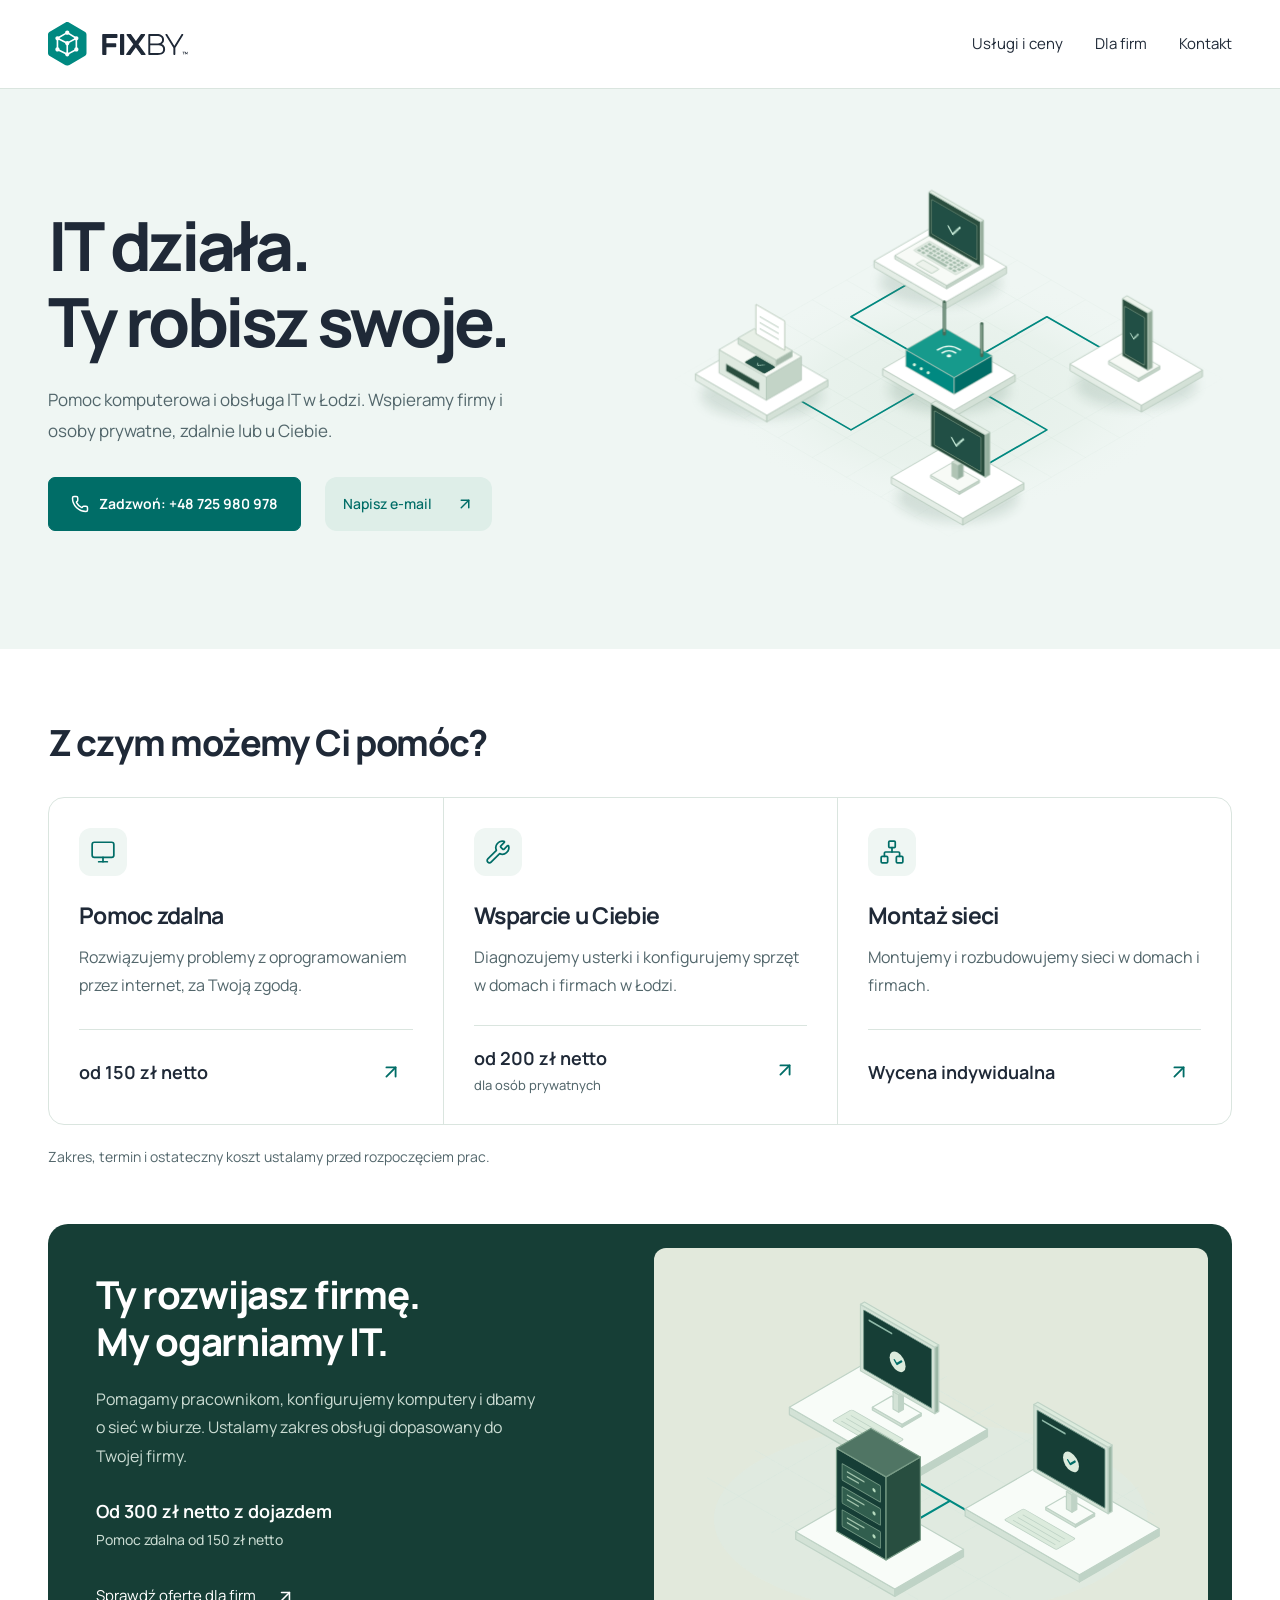
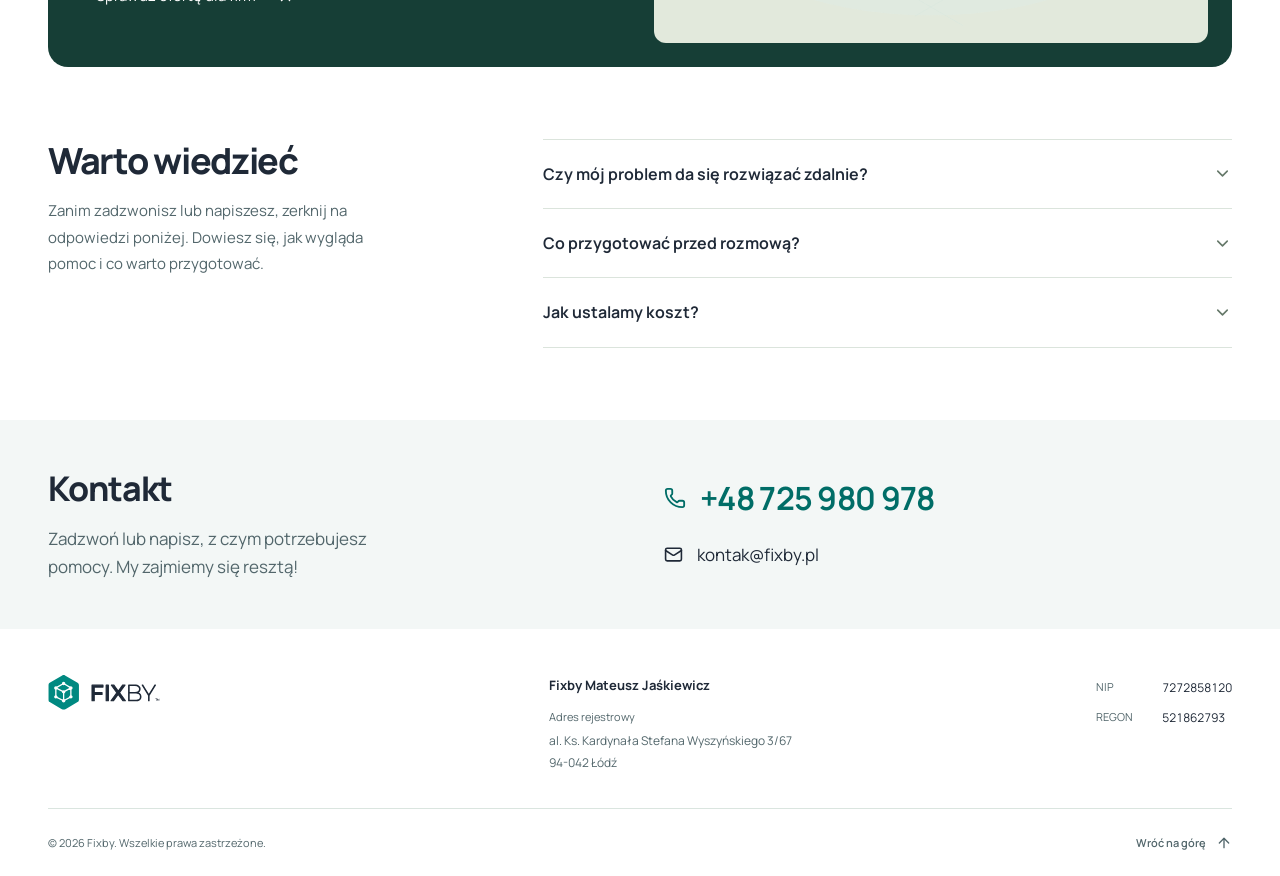
<file: index.html>
<!DOCTYPE html><html lang="pl" data-scroll-behavior="smooth" class="manrope_7ca0e9a7-module__9W0Djq__variable manropeextended_c3e5977b-module__oD5EBG__variable"><head><meta charSet="utf-8"/><meta name="viewport" content="width=device-width, initial-scale=1"/><link rel="preload" href="/_next/static/media/manrope_latin_ext_wght_normal.p.0-hru0xfwhnbp.woff2" as="font" crossorigin="" type="font/woff2"/><link rel="preload" href="/_next/static/media/manrope_latin_wght_normal.p.1p_a2k8qd5zhp.woff2" as="font" crossorigin="" type="font/woff2"/><link rel="preload" as="image" href="/fixby-logo.svg"/><link rel="stylesheet" href="/_next/static/chunks/31b4hx_1hznzd.css" data-precedence="next"/><link rel="stylesheet" href="/_next/static/chunks/30t13ou3c06vk.css" data-precedence="next"/><link rel="preload" as="script" fetchPriority="low" href="/_next/static/chunks/1u5zan5bs9a7v.js"/><script src="/_next/static/chunks/2k4ea2q1pj4ke.js" async=""></script><script src="/_next/static/chunks/1mh6a-0e61pyc.js" async=""></script><script src="/_next/static/chunks/turbopack-1i5o_nt40p0cd.js" async=""></script><script src="/_next/static/chunks/3fntmmi971322.js" async=""></script><script src="/_next/static/chunks/2xk2hdrcnqpxl.js" async=""></script><script async="" src="https://www.googletagmanager.com/gtag/js?id=G-HXS91RTYBK"></script><title>Pomoc komputerowa i obsługa IT w Łodzi | Fixby</title><meta name="description" content="Pomoc komputerowa i obsługa IT w Łodzi. Pomoc zdalna od 150 zł netto. Dojazd do domów i firm, montaż sieci LAN i Wi-Fi."/><meta name="application-name" content="Fixby"/><link rel="canonical" href="https://fixby.pl/"/><meta property="og:title" content="Pomoc komputerowa i obsługa IT w Łodzi | Fixby"/><meta property="og:description" content="Pomoc komputerowa i obsługa IT w Łodzi. Pomoc zdalna od 150 zł netto. Dojazd do domów i firm, montaż sieci LAN i Wi-Fi."/><meta property="og:url" content="https://fixby.pl/"/><meta property="og:site_name" content="Fixby"/><meta property="og:locale" content="pl_PL"/><meta property="og:image" content="https://fixby.pl/opengraph-image.png"/><meta property="og:image:width" content="1200"/><meta property="og:image:height" content="630"/><meta property="og:image:alt" content="Fixby — pomoc komputerowa i obsługa IT w Łodzi"/><meta property="og:type" content="website"/><meta name="twitter:card" content="summary_large_image"/><meta name="twitter:title" content="Pomoc komputerowa i obsługa IT w Łodzi | Fixby"/><meta name="twitter:description" content="Pomoc komputerowa i obsługa IT w Łodzi. Pomoc zdalna od 150 zł netto. Dojazd do domów i firm, montaż sieci LAN i Wi-Fi."/><meta name="twitter:image" content="https://fixby.pl/opengraph-image.png"/><link rel="icon" href="/favicon.ico?v=2" sizes="any"/><link rel="icon" href="/fixby-symbol-32.png" type="image/png" sizes="32x32"/><link rel="icon" href="/fixby-symbol.svg" type="image/svg+xml" sizes="any"/><script id="google-analytics">
          window.dataLayer = window.dataLayer || [];
          function gtag(){dataLayer.push(arguments);}
          gtag('js', new Date());
          gtag('config', 'G-HXS91RTYBK');
        </script><script src="/_next/static/chunks/0cz1d0mv5g_q7.js" noModule=""></script></head><body><div hidden=""><!--$--><!--/$--></div><script type="application/ld+json">{"@context":"https://schema.org","@graph":[{"@type":"LocalBusiness","@id":"https://fixby.pl/#firma","name":"Fixby","legalName":"Fixby Mateusz Jaśkiewicz","url":"https://fixby.pl/","logo":"https://fixby.pl/fixby-logo.svg","image":"https://fixby.pl/opengraph-image.png","description":"Pomoc komputerowa, obsługa IT firm oraz montaż sieci LAN i Wi-Fi. Obsługa u klienta w Łodzi i pomoc zdalna.","telephone":"+48 725 980 978","email":"kontak@fixby.pl","taxID":"7272858120","identifier":{"@type":"PropertyValue","propertyID":"REGON","value":"521862793"},"address":{"@type":"PostalAddress","streetAddress":"al. Ks. Kardynała Stefana Wyszyńskiego 3/67","postalCode":"94-042","addressLocality":"Łódź","addressCountry":"PL"},"areaServed":{"@type":"City","name":"Łódź"}},{"@type":"WebSite","@id":"https://fixby.pl/#strona","url":"https://fixby.pl/","name":"Fixby","inLanguage":"pl-PL","publisher":{"@id":"https://fixby.pl/#firma"}}]}</script><div class="page-shell"><a class="skip-link" href="#main">Przejdź do treści</a><header class="site-header-module__O2uXQG__header"><div class="container site-header-module__O2uXQG__inner"><a class="site-header-module__O2uXQG__logo" aria-label="Fixby, strona główna" href="/"><img src="/fixby-logo.svg" alt="Fixby" width="140" height="44"/></a><nav id="site-navigation" class="site-header-module__O2uXQG__nav" data-open="false" data-call-visible="false" aria-label="Nawigacja główna"><a href="#uslugi">Usługi i ceny</a><a href="#dla-firm">Dla firm</a><a href="#kontakt">Kontakt</a></nav><a class="site-header-module__O2uXQG__call" data-visible="false" aria-hidden="true" tabindex="-1" href="tel:+48725980978" aria-label="Zadzwoń do Fixby: +48 725 980 978"><svg xmlns="http://www.w3.org/2000/svg" width="17" height="17" viewBox="0 0 24 24" fill="none" stroke="currentColor" stroke-width="2" stroke-linecap="round" stroke-linejoin="round" class="lucide lucide-phone" aria-hidden="true"><path d="M13.832 16.568a1 1 0 0 0 1.213-.303l.355-.465A2 2 0 0 1 17 15h3a2 2 0 0 1 2 2v3a2 2 0 0 1-2 2A18 18 0 0 1 2 4a2 2 0 0 1 2-2h3a2 2 0 0 1 2 2v3a2 2 0 0 1-.8 1.6l-.468.351a1 1 0 0 0-.292 1.233 14 14 0 0 0 6.392 6.384"></path></svg><span class="site-header-module__O2uXQG__number">+48 725 980 978</span><span class="site-header-module__O2uXQG__label">Zadzwoń</span></a><button class="site-header-module__O2uXQG__menuToggle" type="button" aria-label="Otwórz menu" aria-expanded="false" aria-controls="site-navigation"><svg xmlns="http://www.w3.org/2000/svg" width="23" height="23" viewBox="0 0 24 24" fill="none" stroke="currentColor" stroke-width="2" stroke-linecap="round" stroke-linejoin="round" class="lucide lucide-menu site-header-module__O2uXQG__menuIcon" aria-hidden="true"><path d="M4 5h16"></path><path d="M4 12h16"></path><path d="M4 19h16"></path></svg><svg xmlns="http://www.w3.org/2000/svg" width="23" height="23" viewBox="0 0 24 24" fill="none" stroke="currentColor" stroke-width="2" stroke-linecap="round" stroke-linejoin="round" class="lucide lucide-x site-header-module__O2uXQG__closeIcon" aria-hidden="true"><path d="M18 6 6 18"></path><path d="m6 6 12 12"></path></svg></button></div></header><main id="main"><section class="home-module__txgM7a__hero" aria-labelledby="hero-title"><div class="container home-module__txgM7a__heroGrid"><div class="home-module__txgM7a__copy"><h1 id="hero-title">IT działa.<br/>Ty robisz swoje.</h1><p>Pomoc komputerowa i obsługa IT w Łodzi. Wspieramy firmy i osoby prywatne, zdalnie lub u Ciebie.</p><div class="home-module__txgM7a__actions"><a id="hero-call" class="button" href="tel:+48725980978"><svg xmlns="http://www.w3.org/2000/svg" width="18" height="18" viewBox="0 0 24 24" fill="none" stroke="currentColor" stroke-width="2" stroke-linecap="round" stroke-linejoin="round" class="lucide lucide-phone" aria-hidden="true"><path d="M13.832 16.568a1 1 0 0 0 1.213-.303l.355-.465A2 2 0 0 1 17 15h3a2 2 0 0 1 2 2v3a2 2 0 0 1-2 2A18 18 0 0 1 2 4a2 2 0 0 1 2-2h3a2 2 0 0 1 2 2v3a2 2 0 0 1-.8 1.6l-.468.351a1 1 0 0 0-.292 1.233 14 14 0 0 0 6.392 6.384"></path></svg>Zadzwoń: <!-- -->+48 725 980 978</a><a class="home-module__txgM7a__email" href="mailto:kontak@fixby.pl"><span>Napisz e-mail</span><svg xmlns="http://www.w3.org/2000/svg" width="18" height="18" viewBox="0 0 24 24" fill="none" stroke="currentColor" stroke-width="2" stroke-linecap="round" stroke-linejoin="round" class="lucide lucide-arrow-up-right home-module__txgM7a__emailArrow" aria-hidden="true"><path d="M7 7h10v10"></path><path d="M7 17 17 7"></path></svg></a></div></div><div class="home-module__txgM7a__illustration"><button class="network-illustration-module___7VqtG__scene" type="button" aria-label="Powtórz animację połączenia urządzeń" aria-disabled="false"><svg class="iso-art" viewBox="-214 -75 1148 770" role="img" aria-labelledby="fixby-network-title fixby-network-description" focusable="false"><title id="fixby-network-title">Jedna sieć. Wszystko połączone.</title><desc id="fixby-network-description">Ilustracja sieci: router kolejno łączy laptop, telefon, drukarkę i monitor. Sygnał biegnie przewodami, a połączone urządzenia wyświetlają znacznik potwierdzenia.</desc><defs><filter id="fixby-iso-shadow" x="-40%" y="-40%" width="180%" height="220%"><feGaussianBlur stdDeviation="9"></feGaussianBlur></filter><radialGradient id="fixby-floor-light"><stop stop-color="#DFECE3" stop-opacity=".7"></stop><stop offset=".6" stop-color="#DFECE3" stop-opacity=".4"></stop><stop offset="1" stop-color="#EFF6F3" stop-opacity="0"></stop></radialGradient><radialGradient id="fixby-grid-fade"><stop offset=".4" stop-color="white"></stop><stop offset=".75" stop-color="white" stop-opacity=".6"></stop><stop offset="1" stop-color="white" stop-opacity="0"></stop></radialGradient><mask id="fixby-grid-mask" maskUnits="userSpaceOnUse" x="-214" y="-10" width="1148" height="680"><rect x="-214" y="-10" width="1148" height="680" fill="url(#fixby-grid-fade)"></rect></mask></defs><ellipse cx="360" cy="362" rx="460" ry="240" fill="url(#fixby-floor-light)"></ellipse><g class="network-grid" opacity=".5" mask="url(#fixby-grid-mask)"><polyline points="360.0,10.0 -194.2,330.0" fill="none" stroke="#AFCBBB" stroke-width="1" stroke-linecap="round" stroke-linejoin="round"></polyline><polyline points="360.0,10.0 914.2,330.0" fill="none" stroke="#AFCBBB" stroke-width="1" stroke-linecap="round" stroke-linejoin="round"></polyline><polyline points="429.3,50.0 -125.0,370.0" fill="none" stroke="#AFCBBB" stroke-width="1" stroke-linecap="round" stroke-linejoin="round"></polyline><polyline points="290.7,50.0 845.0,370.0" fill="none" stroke="#AFCBBB" stroke-width="1" stroke-linecap="round" stroke-linejoin="round"></polyline><polyline points="498.6,90.0 -55.7,410.0" fill="none" stroke="#AFCBBB" stroke-width="1" stroke-linecap="round" stroke-linejoin="round"></polyline><polyline points="221.4,90.0 775.7,410.0" fill="none" stroke="#AFCBBB" stroke-width="1" stroke-linecap="round" stroke-linejoin="round"></polyline><polyline points="567.8,130.0 13.6,450.0" fill="none" stroke="#AFCBBB" stroke-width="1" stroke-linecap="round" stroke-linejoin="round"></polyline><polyline points="152.2,130.0 706.4,450.0" fill="none" stroke="#AFCBBB" stroke-width="1" stroke-linecap="round" stroke-linejoin="round"></polyline><polyline points="637.1,170.0 82.9,490.0" fill="none" stroke="#AFCBBB" stroke-width="1" stroke-linecap="round" stroke-linejoin="round"></polyline><polyline points="82.9,170.0 637.1,490.0" fill="none" stroke="#AFCBBB" stroke-width="1" stroke-linecap="round" stroke-linejoin="round"></polyline><polyline points="706.4,210.0 152.2,530.0" fill="none" stroke="#AFCBBB" stroke-width="1" stroke-linecap="round" stroke-linejoin="round"></polyline><polyline points="13.6,210.0 567.8,530.0" fill="none" stroke="#AFCBBB" stroke-width="1" stroke-linecap="round" stroke-linejoin="round"></polyline><polyline points="775.7,250.0 221.4,570.0" fill="none" stroke="#AFCBBB" stroke-width="1" stroke-linecap="round" stroke-linejoin="round"></polyline><polyline points="-55.7,250.0 498.6,570.0" fill="none" stroke="#AFCBBB" stroke-width="1" stroke-linecap="round" stroke-linejoin="round"></polyline><polyline points="845.0,290.0 290.7,610.0" fill="none" stroke="#AFCBBB" stroke-width="1" stroke-linecap="round" stroke-linejoin="round"></polyline><polyline points="-125.0,290.0 429.3,610.0" fill="none" stroke="#AFCBBB" stroke-width="1" stroke-linecap="round" stroke-linejoin="round"></polyline><polyline points="914.2,330.0 360.0,650.0" fill="none" stroke="#AFCBBB" stroke-width="1" stroke-linecap="round" stroke-linejoin="round"></polyline><polyline points="-194.2,330.0 360.0,650.0" fill="none" stroke="#AFCBBB" stroke-width="1" stroke-linecap="round" stroke-linejoin="round"></polyline></g><g class="network-equipment" transform="translate(360 330) scale(1.35) translate(-360 -330)"><g class="network-cables"><path d="M347.0 159.5L212.8 237.0L360.0 322.0"></path><path d="M641.5 314.5L507.2 237.0L360.0 322.0"></path><path d="M78.6 329.5L212.8 407.0L360.0 322.0"></path><path d="M373.0 484.5L507.2 407.0L360.0 322.0"></path></g><g class="network-links"><path d="M360.0 322.0L212.8 237.0L347.0 159.5" data-connection="1" pathLength="1"></path><path d="M360.0 322.0L507.2 237.0L641.5 314.5" data-connection="2" pathLength="1"></path><path d="M360.0 322.0L212.8 407.0L78.6 329.5" data-connection="3" pathLength="1"></path><path d="M360.0 322.0L507.2 407.0L373.0 484.5" data-connection="4" pathLength="1"></path></g><g class="network-pulses"><path d="M360.0 322.0L212.8 237.0L347.0 159.5" data-pulse="1" pathLength="1"></path><path d="M360.0 322.0L507.2 237.0L641.5 314.5" data-pulse="2" pathLength="1"></path><path d="M360.0 322.0L212.8 407.0L78.6 329.5" data-pulse="3" pathLength="1"></path><path d="M360.0 322.0L507.2 407.0L373.0 484.5" data-pulse="4" pathLength="1"></path></g><g class="iso-device" data-device="1"><ellipse cx="347.01" cy="184.5" rx="91" ry="35" fill="#648773" opacity=".20" filter="url(#fixby-iso-shadow)"></ellipse><polygon points="247.4,163.0 354.8,225.0 354.8,215.0 247.4,153.0" fill="#E4EDE6" stroke="#B3C7B9" stroke-width="1.2" stroke-linejoin="round"></polygon><polygon points="446.6,172.0 354.8,225.0 354.8,215.0 446.6,162.0" fill="#D4E1D7" stroke="#B3C7B9" stroke-width="1.2" stroke-linejoin="round"></polygon><polygon points="339.2,100.0 446.6,162.0 354.8,215.0 247.4,153.0" fill="#fff" stroke="#B3C7B9" stroke-width="1.2" stroke-linejoin="round"></polygon><g class="iso-device-body"><polygon points="278.6,150.0 356.5,195.0 356.5,190.0 278.6,145.0" fill="#DEE9E0" stroke="#B3C7B9" stroke-width="1.2" stroke-linejoin="round"></polygon><polygon points="412.0,163.0 356.5,195.0 356.5,190.0 412.0,158.0" fill="#C3D4C7" stroke="#B3C7B9" stroke-width="1.2" stroke-linejoin="round"></polygon><polygon points="334.0,113.0 412.0,158.0 356.5,190.0 278.6,145.0" fill="#F7FAF6" stroke="#B3C7B9" stroke-width="1.2" stroke-linejoin="round"></polygon><polygon points="329.7,115.5 407.6,160.5 407.6,94.5 329.7,49.5" fill="#294D3E" stroke="#B3C7B9" stroke-width="1.2" stroke-linejoin="round"></polygon><polygon points="412.0,158.0 407.6,160.5 407.6,94.5 412.0,92.0" fill="#94AC9A" stroke="#B3C7B9" stroke-width="1.2" stroke-linejoin="round"></polygon><polygon points="334.0,47.0 412.0,92.0 407.6,94.5 329.7,49.5" fill="#E4EFE6" stroke="#B3C7B9" stroke-width="1.2" stroke-linejoin="round"></polygon><polygon points="334.0,112.0 401.6,151.0 401.6,100.0 334.0,61.0" fill="#173D36" stroke="#789A83" stroke-width="1.2" stroke-linejoin="round"></polygon><g class="laptop-controls" transform="matrix(0.866 0.5 -0.866 0.5 334 113)"><rect x="8" y="12" width="74" height="28" rx="2" fill="#E3ECE4" stroke="#C1D2C4" stroke-width=".8"></rect><g fill="#A4BCAC"><g><rect x="11" y="15" width="5" height="4" rx=".7"></rect><rect x="18" y="15" width="5" height="4" rx=".7"></rect><rect x="25" y="15" width="5" height="4" rx=".7"></rect><rect x="32" y="15" width="5" height="4" rx=".7"></rect><rect x="39" y="15" width="5" height="4" rx=".7"></rect><rect x="46" y="15" width="5" height="4" rx=".7"></rect><rect x="53" y="15" width="5" height="4" rx=".7"></rect><rect x="60" y="15" width="5" height="4" rx=".7"></rect><rect x="67" y="15" width="5" height="4" rx=".7"></rect><rect x="74" y="15" width="5" height="4" rx=".7"></rect></g><g><rect x="11" y="21" width="5" height="4" rx=".7"></rect><rect x="18" y="21" width="5" height="4" rx=".7"></rect><rect x="25" y="21" width="5" height="4" rx=".7"></rect><rect x="32" y="21" width="5" height="4" rx=".7"></rect><rect x="39" y="21" width="5" height="4" rx=".7"></rect><rect x="46" y="21" width="5" height="4" rx=".7"></rect><rect x="53" y="21" width="5" height="4" rx=".7"></rect><rect x="60" y="21" width="5" height="4" rx=".7"></rect><rect x="67" y="21" width="5" height="4" rx=".7"></rect><rect x="74" y="21" width="5" height="4" rx=".7"></rect></g><g><rect x="11" y="27" width="5" height="4" rx=".7"></rect><rect x="18" y="27" width="5" height="4" rx=".7"></rect><rect x="25" y="27" width="5" height="4" rx=".7"></rect><rect x="32" y="27" width="5" height="4" rx=".7"></rect><rect x="39" y="27" width="5" height="4" rx=".7"></rect><rect x="46" y="27" width="5" height="4" rx=".7"></rect><rect x="53" y="27" width="5" height="4" rx=".7"></rect><rect x="60" y="27" width="5" height="4" rx=".7"></rect><rect x="67" y="27" width="5" height="4" rx=".7"></rect><rect x="74" y="27" width="5" height="4" rx=".7"></rect></g><rect x="11" y="33" width="5" height="4" rx=".7"></rect><rect x="18" y="33" width="5" height="4" rx=".7"></rect><rect x="65" y="33" width="5" height="4" rx=".7"></rect><rect x="72" y="33" width="5" height="4" rx=".7"></rect><rect x="27" y="33" width="34" height="4" rx=".7"></rect></g><rect x="31" y="46" width="28" height="13" rx="1.5" fill="#EDF3EC" stroke="#AEC5B4" stroke-width="1"></rect></g><g class="iso-status" transform="translate(367.8 106) matrix(0.866 0.5 0 1 0 0)"><g class="device-fault"><rect x="-38" y="-24.5" width="76" height="49" fill="#67413F"></rect><path d="M-10.200000000000001,-8.160000000000002 L10.200000000000001,8.160000000000002 M10.200000000000001,-8.160000000000002 L-10.200000000000001,8.160000000000002" fill="none" stroke="#F0AAA0" stroke-width="2.5500000000000003" stroke-linecap="round"></path></g><g class="device-ok"><rect x="-38" y="-24.5" width="76" height="49" fill="#214F45"></rect><path class="status-check" d="M-10.200000000000001,0 L-2.448,8.160000000000002 L10.200000000000001,-8.160000000000002" pathLength="1" fill="none" stroke="#C3E8D5" stroke-width="2.5500000000000003"></path></g></g></g></g><g class="iso-device" data-device="2"><ellipse cx="641.45" cy="339.5" rx="91" ry="35" fill="#648773" opacity=".20" filter="url(#fixby-iso-shadow)"></ellipse><polygon points="541.9,318.0 649.2,380.0 649.2,370.0 541.9,308.0" fill="#E4EDE6" stroke="#B3C7B9" stroke-width="1.2" stroke-linejoin="round"></polygon><polygon points="741.0,327.0 649.2,380.0 649.2,370.0 741.0,317.0" fill="#D4E1D7" stroke="#B3C7B9" stroke-width="1.2" stroke-linejoin="round"></polygon><polygon points="633.7,255.0 741.0,317.0 649.2,370.0 541.9,308.0" fill="#fff" stroke="#B3C7B9" stroke-width="1.2" stroke-linejoin="round"></polygon><g class="iso-device-body"><polygon points="599.9,308.5 644.9,334.5 644.9,329.5 599.9,303.5" fill="#DEE9E0" stroke="#B3C7B9" stroke-width="1.2" stroke-linejoin="round"></polygon><polygon points="677.0,316.0 644.9,334.5 644.9,329.5 677.0,311.0" fill="#C3D4C7" stroke="#B3C7B9" stroke-width="1.2" stroke-linejoin="round"></polygon><polygon points="631.9,285.0 677.0,311.0 644.9,329.5 599.9,303.5" fill="#F7FAF6" stroke="#B3C7B9" stroke-width="1.2" stroke-linejoin="round"></polygon><polygon points="620.7,295.5 658.8,317.5 658.8,231.5 620.7,209.5" fill="#294D3E" stroke="#B3C7B9" stroke-width="1.2" stroke-linejoin="round"></polygon><polygon points="665.7,313.5 658.8,317.5 658.8,231.5 665.7,227.5" fill="#94AC9A" stroke="#B3C7B9" stroke-width="1.2" stroke-linejoin="round"></polygon><polygon points="627.6,205.5 665.7,227.5 658.8,231.5 620.7,209.5" fill="#ECF3EB" stroke="#B3C7B9" stroke-width="1.2" stroke-linejoin="round"></polygon><polygon points="624.1,292.5 653.6,309.5 653.6,238.5 624.1,221.5" fill="#173D36" stroke="#8AAA93" stroke-width="1.2" stroke-linejoin="round"></polygon><polyline points="633.7,232.0 644.0,238.0" fill="none" stroke="#B0CABA" stroke-width="2" stroke-linecap="round" stroke-linejoin="round"></polyline><g class="iso-status" transform="translate(638.85 265.5) matrix(0.866 0.5 0 1 0 0)"><g class="device-fault"><rect x="-16" y="-34.5" width="32" height="69" fill="#67413F"></rect><path d="M-6.800000000000001,-5.440000000000001 L6.800000000000001,5.440000000000001 M6.800000000000001,-5.440000000000001 L-6.800000000000001,5.440000000000001" fill="none" stroke="#F0AAA0" stroke-width="1.7000000000000002" stroke-linecap="round"></path></g><g class="device-ok"><rect x="-16" y="-34.5" width="32" height="69" fill="#214F45"></rect><path class="status-check" d="M-6.800000000000001,0 L-1.6320000000000001,5.440000000000001 L6.800000000000001,-5.440000000000001" pathLength="1" fill="none" stroke="#C3E8D5" stroke-width="1.7000000000000002"></path></g></g></g></g><g class="iso-device" data-device="3"><ellipse cx="78.55000000000001" cy="354.5" rx="91" ry="35" fill="#648773" opacity=".20" filter="url(#fixby-iso-shadow)"></ellipse><polygon points="-21.0,333.0 86.3,395.0 86.3,385.0 -21.0,323.0" fill="#E4EDE6" stroke="#B3C7B9" stroke-width="1.2" stroke-linejoin="round"></polygon><polygon points="178.1,342.0 86.3,395.0 86.3,385.0 178.1,332.0" fill="#D4E1D7" stroke="#B3C7B9" stroke-width="1.2" stroke-linejoin="round"></polygon><polygon points="70.8,270.0 178.1,332.0 86.3,385.0 -21.0,323.0" fill="#fff" stroke="#B3C7B9" stroke-width="1.2" stroke-linejoin="round"></polygon><g class="iso-device-body"><polygon points="14.5,321.5 85.5,362.5 85.5,327.5 14.5,286.5" fill="#DEE9E0" stroke="#B3C7B9" stroke-width="1.2" stroke-linejoin="round"></polygon><polygon points="138.3,332.0 85.5,362.5 85.5,327.5 138.3,297.0" fill="#C3D4C7" stroke="#B3C7B9" stroke-width="1.2" stroke-linejoin="round"></polygon><polygon points="67.3,256.0 138.3,297.0 85.5,327.5 14.5,286.5" fill="#F7FAF6" stroke="#B3C7B9" stroke-width="1.2" stroke-linejoin="round"></polygon><polygon points="43.0,278.0 100.2,311.0 100.2,302.0 43.0,269.0" fill="#D1DFD3" stroke="#B3C7B9" stroke-width="1.2" stroke-linejoin="round"></polygon><polygon points="124.4,297.0 100.2,311.0 100.2,302.0 124.4,288.0" fill="#A5BAAB" stroke="#B3C7B9" stroke-width="1.2" stroke-linejoin="round"></polygon><polygon points="67.3,255.0 124.4,288.0 100.2,302.0 43.0,269.0" fill="#E8F0E7" stroke="#B3C7B9" stroke-width="1.2" stroke-linejoin="round"></polygon><polygon points="69.9,262.5 113.2,287.5 113.2,243.5 69.9,218.5" fill="#fff" stroke="#ADBFAD" stroke-width="1.2" stroke-linejoin="round"></polygon><polyline points="76.0,255.0 103.7,271.0" fill="none" stroke="#B6CBBC" stroke-width="1.5" stroke-linecap="round" stroke-linejoin="round"></polyline><polyline points="76.0,246.0 103.7,262.0" fill="none" stroke="#B6CBBC" stroke-width="1.5" stroke-linecap="round" stroke-linejoin="round"></polyline><polyline points="76.0,237.0 103.7,253.0" fill="none" stroke="#B6CBBC" stroke-width="1.5" stroke-linecap="round" stroke-linejoin="round"></polyline><polygon points="24.9,318.5 75.1,347.5 75.1,336.5 24.9,307.5" fill="#294D3E" stroke="#B3C7B9" stroke-width="1.2" stroke-linejoin="round"></polygon><g class="printer-display" transform="translate(76.0 309.0) matrix(0.866 0.5 -0.866 0.5 0 0)"><rect x="-17" y="-10" width="34" height="20" rx="2" fill="#173D36" stroke="#83A58D" stroke-width="1.2"></rect><g class="iso-status"><g class="device-fault"><rect x="-16" y="-9" width="32" height="18" fill="#67413F"></rect><path d="M-4,-3.2 L4,3.2 M4,-3.2 L-4,3.2" fill="none" stroke="#F0AAA0" stroke-width="1.5" stroke-linecap="round"></path></g><g class="device-ok"><rect x="-16" y="-9" width="32" height="18" fill="#214F45"></rect><path class="status-check" d="M-4,0 L-0.96,3.2 L4,-3.2" pathLength="1" fill="none" stroke="#C3E8D5" stroke-width="1.5"></path></g></g></g></g></g><g class="iso-hub" data-network-hub="true"><ellipse cx="360.0" cy="347.0" rx="91" ry="35" fill="#648773" opacity=".20" filter="url(#fixby-iso-shadow)"></ellipse><polygon points="260.4,325.5 367.8,387.5 367.8,377.5 260.4,315.5" fill="#E4EDE6" stroke="#B3C7B9" stroke-width="1.2" stroke-linejoin="round"></polygon><polygon points="459.6,334.5 367.8,387.5 367.8,377.5 459.6,324.5" fill="#D4E1D7" stroke="#B3C7B9" stroke-width="1.2" stroke-linejoin="round"></polygon><polygon points="352.2,262.5 459.6,324.5 367.8,377.5 260.4,315.5" fill="#fff" stroke="#B3C7B9" stroke-width="1.2" stroke-linejoin="round"></polygon><g class="hub-body"><polygon points="295.1,311.5 367.8,353.5 367.8,328.5 295.1,286.5" fill="#008981" stroke="#B3C7B9" stroke-width="1.2" stroke-linejoin="round"></polygon><polygon points="424.9,320.5 367.8,353.5 367.8,328.5 424.9,295.5" fill="#006D67" stroke="#B3C7B9" stroke-width="1.2" stroke-linejoin="round"></polygon><polygon points="352.2,253.5 424.9,295.5 367.8,328.5 295.1,286.5" fill="#169A8C" stroke="#B3C7B9" stroke-width="1.2" stroke-linejoin="round"></polygon><polyline points="353.1,263.0 353.1,215.0" fill="none" stroke="#476B57" stroke-width="5" stroke-linecap="round" stroke-linejoin="round"></polyline><polyline points="353.1,259.0 353.1,217.0" fill="none" stroke="#92AD9A" stroke-width="2" stroke-linecap="round" stroke-linejoin="round"></polyline><polyline points="409.4,295.5 409.4,247.5" fill="none" stroke="#476B57" stroke-width="5" stroke-linecap="round" stroke-linejoin="round"></polyline><polyline points="409.4,291.5 409.4,249.5" fill="none" stroke="#92AD9A" stroke-width="2" stroke-linecap="round" stroke-linejoin="round"></polyline><circle cx="308.04" cy="309.0" r="2.4" fill="#D9F4DE"></circle><circle cx="318.432" cy="315.0" r="2.4" fill="#D9F4DE"></circle><circle cx="328.824" cy="321.0" r="2.4" fill="#D9F4DE"></circle><g transform="translate(360.0 290.0) scale(1 .65)" fill="none" stroke="#F5FFF7" stroke-width="3" stroke-linecap="round"><path class="iso-wave" d="M-17-5Q0-22 17-5"></path><path class="iso-wave" d="M-10 2Q0-8 10 2"></path><circle cx="0" cy="9" r="2" fill="#F5FFF7"></circle></g></g></g><g class="iso-device" data-device="4"><ellipse cx="372.99" cy="509.5" rx="91" ry="35" fill="#648773" opacity=".20" filter="url(#fixby-iso-shadow)"></ellipse><polygon points="273.4,488.0 380.8,550.0 380.8,540.0 273.4,478.0" fill="#E4EDE6" stroke="#B3C7B9" stroke-width="1.2" stroke-linejoin="round"></polygon><polygon points="472.6,497.0 380.8,550.0 380.8,540.0 472.6,487.0" fill="#D4E1D7" stroke="#B3C7B9" stroke-width="1.2" stroke-linejoin="round"></polygon><polygon points="365.2,425.0 472.6,487.0 380.8,540.0 273.4,478.0" fill="#fff" stroke="#B3C7B9" stroke-width="1.2" stroke-linejoin="round"></polygon><g class="iso-device-body"><polygon points="332.3,479.0 375.6,504.0 375.6,500.0 332.3,475.0" fill="#DEE9E0" stroke="#B3C7B9" stroke-width="1.2" stroke-linejoin="round"></polygon><polygon points="405.9,486.5 375.6,504.0 375.6,500.0 405.9,482.5" fill="#C3D4C7" stroke="#B3C7B9" stroke-width="1.2" stroke-linejoin="round"></polygon><polygon points="362.6,457.5 405.9,482.5 375.6,500.0 332.3,475.0" fill="#F7FAF6" stroke="#B3C7B9" stroke-width="1.2" stroke-linejoin="round"></polygon><polygon points="364.3,476.5 373.0,481.5 373.0,460.5 364.3,455.5" fill="#B0C4B4" stroke="#B3C7B9" stroke-width="1.2" stroke-linejoin="round"></polygon><polygon points="381.6,476.5 373.0,481.5 373.0,460.5 381.6,455.5" fill="#95AF9E" stroke="#B3C7B9" stroke-width="1.2" stroke-linejoin="round"></polygon><polygon points="373.0,450.5 381.6,455.5 373.0,460.5 364.3,455.5" fill="#D1DFD3" stroke="#B3C7B9" stroke-width="1.2" stroke-linejoin="round"></polygon><polygon points="333.2,431.5 414.6,478.5 414.6,414.5 333.2,367.5" fill="#294D3E" stroke="#B3C7B9" stroke-width="1.2" stroke-linejoin="round"></polygon><polygon points="421.5,474.5 414.6,478.5 414.6,414.5 421.5,410.5" fill="#95AF9E" stroke="#B3C7B9" stroke-width="1.2" stroke-linejoin="round"></polygon><polygon points="340.1,363.5 421.5,410.5 414.6,414.5 333.2,367.5" fill="#E0EBE2" stroke="#B3C7B9" stroke-width="1.2" stroke-linejoin="round"></polygon><polygon points="338.4,429.5 407.6,469.5 407.6,418.5 338.4,378.5" fill="#173D36" stroke="#83A58D" stroke-width="1.2" stroke-linejoin="round"></polygon><g class="iso-status" transform="translate(373 424) matrix(0.866 0.5 0 1 0 0)"><g class="device-fault"><rect x="-39" y="-24.5" width="78" height="49" fill="#67413F"></rect><path d="M-10.200000000000001,-8.160000000000002 L10.200000000000001,8.160000000000002 M10.200000000000001,-8.160000000000002 L-10.200000000000001,8.160000000000002" fill="none" stroke="#F0AAA0" stroke-width="2.5500000000000003" stroke-linecap="round"></path></g><g class="device-ok"><rect x="-39" y="-24.5" width="78" height="49" fill="#214F45"></rect><path class="status-check" d="M-10.200000000000001,0 L-2.448,8.160000000000002 L10.200000000000001,-8.160000000000002" pathLength="1" fill="none" stroke="#C3E8D5" stroke-width="2.5500000000000003"></path></g></g></g></g></g></svg></button></div></div></section><section id="uslugi" class="home-module__txgM7a__services" aria-labelledby="services-title"><div class="container"><h2 id="services-title">Z czym możemy Ci pomóc?</h2><div class="home-module__txgM7a__serviceList"><article class="home-module__txgM7a__service"><span class="home-module__txgM7a__serviceIcon"><svg xmlns="http://www.w3.org/2000/svg" width="26" height="26" viewBox="0 0 24 24" fill="none" stroke="currentColor" stroke-width="1.6" stroke-linecap="round" stroke-linejoin="round" class="lucide lucide-monitor" aria-hidden="true"><rect width="20" height="14" x="2" y="3" rx="2"></rect><line x1="8" x2="16" y1="21" y2="21"></line><line x1="12" x2="12" y1="17" y2="21"></line></svg></span><h3><a class="home-module__txgM7a__serviceLink" href="/zdalna-pomoc-komputerowa/">Pomoc zdalna</a></h3><p>Rozwiązujemy problemy z oprogramowaniem przez internet, za Twoją zgodą.</p><div class="home-module__txgM7a__serviceBottom"><p class="home-module__txgM7a__price">od 150 zł netto</p><span class="home-module__txgM7a__detailLink" aria-hidden="true"><svg xmlns="http://www.w3.org/2000/svg" width="22" height="22" viewBox="0 0 24 24" fill="none" stroke="currentColor" stroke-width="2" stroke-linecap="round" stroke-linejoin="round" class="lucide lucide-arrow-up-right" aria-hidden="true"><path d="M7 7h10v10"></path><path d="M7 17 17 7"></path></svg></span></div></article><article class="home-module__txgM7a__service"><span class="home-module__txgM7a__serviceIcon"><svg xmlns="http://www.w3.org/2000/svg" width="26" height="26" viewBox="0 0 24 24" fill="none" stroke="currentColor" stroke-width="1.6" stroke-linecap="round" stroke-linejoin="round" class="lucide lucide-wrench" aria-hidden="true"><path d="M14.7 6.3a1 1 0 0 0 0 1.4l1.6 1.6a1 1 0 0 0 1.4 0l3.106-3.105c.32-.322.863-.22.983.218a6 6 0 0 1-8.259 7.057l-7.91 7.91a1 1 0 0 1-2.999-3l7.91-7.91a6 6 0 0 1 7.057-8.259c.438.12.54.662.219.984z"></path></svg></span><h3><a class="home-module__txgM7a__serviceLink" href="/pomoc-komputerowa-lodz/">Wsparcie u Ciebie</a></h3><p>Diagnozujemy usterki i konfigurujemy sprzęt w domach i firmach w Łodzi.</p><div class="home-module__txgM7a__serviceBottom"><p class="home-module__txgM7a__price">od 200 zł netto<span> <!-- -->dla osób prywatnych</span></p><span class="home-module__txgM7a__detailLink" aria-hidden="true"><svg xmlns="http://www.w3.org/2000/svg" width="22" height="22" viewBox="0 0 24 24" fill="none" stroke="currentColor" stroke-width="2" stroke-linecap="round" stroke-linejoin="round" class="lucide lucide-arrow-up-right" aria-hidden="true"><path d="M7 7h10v10"></path><path d="M7 17 17 7"></path></svg></span></div></article><article class="home-module__txgM7a__service"><span class="home-module__txgM7a__serviceIcon"><svg xmlns="http://www.w3.org/2000/svg" width="26" height="26" viewBox="0 0 24 24" fill="none" stroke="currentColor" stroke-width="1.6" stroke-linecap="round" stroke-linejoin="round" class="lucide lucide-network" aria-hidden="true"><rect x="16" y="16" width="6" height="6" rx="1"></rect><rect x="2" y="16" width="6" height="6" rx="1"></rect><rect x="9" y="2" width="6" height="6" rx="1"></rect><path d="M5 16v-3a1 1 0 0 1 1-1h12a1 1 0 0 1 1 1v3"></path><path d="M12 12V8"></path></svg></span><h3><a class="home-module__txgM7a__serviceLink" href="/montaz-sieci-lan-wifi-lodz/">Montaż sieci</a></h3><p>Montujemy i rozbudowujemy sieci w domach i firmach.</p><div class="home-module__txgM7a__serviceBottom"><p class="home-module__txgM7a__price">Wycena indywidualna</p><span class="home-module__txgM7a__detailLink" aria-hidden="true"><svg xmlns="http://www.w3.org/2000/svg" width="22" height="22" viewBox="0 0 24 24" fill="none" stroke="currentColor" stroke-width="2" stroke-linecap="round" stroke-linejoin="round" class="lucide lucide-arrow-up-right" aria-hidden="true"><path d="M7 7h10v10"></path><path d="M7 17 17 7"></path></svg></span></div></article></div><p class="home-module__txgM7a__priceNote">Zakres, termin i ostateczny koszt ustalamy przed rozpoczęciem prac.</p></div></section><section id="dla-firm" class="container home-module__txgM7a__business" aria-labelledby="business-title"><div class="home-module__txgM7a__businessCopy"><h2 id="business-title">Ty rozwijasz firmę.<br/>My ogarniamy IT.</h2><p>Pomagamy pracownikom, konfigurujemy komputery i dbamy o sieć w biurze. Ustalamy zakres obsługi dopasowany do Twojej firmy.</p><p class="home-module__txgM7a__businessPrice">Od 300 zł netto z dojazdem <span>Pomoc zdalna od 150 zł netto</span></p><a class="home-module__txgM7a__businessLink" href="/obsluga-it-firm-lodz/">Sprawdź ofertę dla firm <svg xmlns="http://www.w3.org/2000/svg" width="19" height="19" viewBox="0 0 24 24" fill="none" stroke="currentColor" stroke-width="2" stroke-linecap="round" stroke-linejoin="round" class="lucide lucide-arrow-up-right" aria-hidden="true"><path d="M7 7h10v10"></path><path d="M7 17 17 7"></path></svg></a></div><div class="home-module__txgM7a__businessArt" aria-hidden="true"><svg viewBox="0 0 600 400" width="600" height="400" role="img" aria-labelledby="obsluga-it-firm-lodz-art-title obsluga-it-firm-lodz-art-description" focusable="false" fill="none"><title id="obsluga-it-firm-lodz-art-title">Połączone stanowiska w biurze</title><desc id="obsluga-it-firm-lodz-art-description">Dwa komputery połączone z urządzeniem sieciowym. Zielone znaczniki na monitorach sygnalizują poprawne działanie stanowisk.</desc><g><ellipse cx="300" cy="280" rx="235" ry="104" fill="#dfece3" opacity=".55"></ellipse><g fill="none" stroke="#dbe8df" stroke-width=".8"><g><polyline points="265.36,115 542.48,275"></polyline><polyline points="317.32,125 74.84,265"></polyline></g><g><polyline points="213.4,145 490.52,305"></polyline><polyline points="369.28,155 126.80000000000001,295"></polyline></g><g><polyline points="161.44,175 438.56,335"></polyline><polyline points="421.24,185 178.76,325"></polyline></g><g><polyline points="109.47999999999999,205 386.6,365"></polyline><polyline points="473.2,215 230.72,355"></polyline></g><g><polyline points="57.52000000000001,235 334.64,395"></polyline><polyline points="525.16,245 282.68,385"></polyline></g></g></g><polyline points="258.432,162 204.74,193 320.784,260 265.36,292" fill="none" stroke="#008981" stroke-width="2.4" stroke-linecap="round" stroke-linejoin="round"></polyline><polyline points="436.828,282 397.858,304.5 320.784,260" fill="none" stroke="#008981" stroke-width="2.4" stroke-linecap="round" stroke-linejoin="round"></polyline><g stroke="#bfd3c6" stroke-width="1.3" stroke-linejoin="round"><polygon points="146.718,166.5 274.886,240.5 274.886,232.5 146.718,158.5" fill="#d3e2d6"></polygon><polygon points="361.486,190.5 274.886,240.5 274.886,232.5 361.486,182.5" fill="#bfd3c6"></polygon><polygon points="233.31799999999998,108.5 361.486,182.5 274.886,232.5 146.718,158.5" fill="#f8fcf8"></polygon></g><g stroke="#bfd3c6" stroke-width="1.3" stroke-linejoin="round"><polygon points="236.6954,161.45 268.9106,180.05 268.9106,177.05 236.6954,158.45" fill="#d3e2d6"></polygon><polygon points="289.69460000000004,168.05 268.9106,180.05 268.9106,177.05 289.69460000000004,165.05" fill="#bfd3c6"></polygon><polygon points="257.4794,146.45 289.69460000000004,165.05 268.9106,177.05 236.6954,158.45" fill="#f8fcf8"></polygon></g><g stroke="#bfd3c6" stroke-width="1.3" stroke-linejoin="round"><polygon points="259.10748,160.39 265.16948,163.89 265.16948,144.89 259.10748,141.39" fill="#d3e2d6"></polygon><polygon points="270.36548,160.89 265.16948,163.89 265.16948,144.89 270.36548,141.89" fill="#bfd3c6"></polygon><polygon points="264.30348,138.39 270.36548,141.89 265.16948,144.89 259.10748,141.39" fill="#dcebdd"></polygon></g><g stroke="#bfd3c6" stroke-width="1.3" stroke-linejoin="round"><polygon points="223.792,119 304.33,165.5 304.33,93.5 223.792,47" fill="#d3e2d6"></polygon><polygon points="308.66,163 304.33,165.5 304.33,93.5 308.66,91" fill="#9bb7a5"></polygon><polygon points="228.122,44.5 308.66,91 304.33,93.5 223.792,47" fill="#dcebdd"></polygon></g><g transform="matrix(.866 .5 0 1 223.792 119)"><rect x="4" y="-68" width="85" height="64" rx="1" fill="#163e36" stroke="#709687"></rect><path d="M11 -60h27.9" stroke="#8eb8a7" stroke-width="2" stroke-linecap="round"></path><g transform="translate(46.5 -33)"><circle r="10" fill="#dcebdd"></circle><path d="m-4 0 3 3 6-6" fill="none" stroke="#006d67" stroke-width="2" stroke-linecap="round" stroke-linejoin="round"></path></g></g><g transform="matrix(.866 .5 -.866 .5 214.26600000000002 161)" fill="#dcebdd" stroke="#bfd3c6"><rect width="65" height="24" rx="2"></rect><path d="M6 7h53M6 13h53M6 19h53"></path></g><g stroke="#bfd3c6" stroke-width="1.3" stroke-linejoin="round"><polygon points="337.238,276.5 461.076,348 461.076,340 337.238,268.5" fill="#d3e2d6"></polygon><polygon points="547.6759999999999,298 461.076,348 461.076,340 547.6759999999999,290" fill="#bfd3c6"></polygon><polygon points="423.83799999999997,218.5 547.6759999999999,290 461.076,340 337.238,268.5" fill="#f8fcf8"></polygon></g><g stroke="#bfd3c6" stroke-width="1.3" stroke-linejoin="round"><polygon points="424.6174,269.95 456.8326,288.55 456.8326,285.55 424.6174,266.95" fill="#d3e2d6"></polygon><polygon points="477.6166,276.55 456.8326,288.55 456.8326,285.55 477.6166,273.55" fill="#bfd3c6"></polygon><polygon points="445.40139999999997,254.95 477.6166,273.55 456.8326,285.55 424.6174,266.95" fill="#f8fcf8"></polygon></g><g stroke="#bfd3c6" stroke-width="1.3" stroke-linejoin="round"><polygon points="447.02948000000004,268.89 453.09148,272.39 453.09148,253.39 447.02948000000004,249.89" fill="#d3e2d6"></polygon><polygon points="458.28747999999996,269.39 453.09148,272.39 453.09148,253.39 458.28747999999996,250.39" fill="#bfd3c6"></polygon><polygon points="452.22548,246.89 458.28747999999996,250.39 453.09148,253.39 447.02948000000004,249.89" fill="#dcebdd"></polygon></g><g stroke="#bfd3c6" stroke-width="1.3" stroke-linejoin="round"><polygon points="411.714,227.5 492.252,274 492.252,202 411.714,155.5" fill="#d3e2d6"></polygon><polygon points="496.582,271.5 492.252,274 492.252,202 496.582,199.5" fill="#9bb7a5"></polygon><polygon points="416.044,153 496.582,199.5 492.252,202 411.714,155.5" fill="#dcebdd"></polygon></g><g transform="matrix(.866 .5 0 1 411.714 227.5)"><rect x="4" y="-68" width="85" height="64" rx="1" fill="#163e36" stroke="#709687"></rect><path d="M11 -60h27.9" stroke="#8eb8a7" stroke-width="2" stroke-linecap="round"></path><g transform="translate(46.5 -33)"><circle r="10" fill="#dcebdd"></circle><path d="m-4 0 3 3 6-6" fill="none" stroke="#006d67" stroke-width="2" stroke-linecap="round" stroke-linejoin="round"></path></g></g><g transform="matrix(.866 .5 -.866 .5 400.456 268.5)" fill="#dcebdd" stroke="#bfd3c6"><rect width="65" height="24" rx="2"></rect><path d="M6 7h53M6 13h53M6 19h53"></path></g><g stroke="#bfd3c6" stroke-width="1.3" stroke-linejoin="round"><polygon points="153.64600000000002,301.5 261.03,363.5 261.03,355.5 153.64600000000002,293.5" fill="#d3e2d6"></polygon><polygon points="335.506,320.5 261.03,363.5 261.03,355.5 335.506,312.5" fill="#bfd3c6"></polygon><polygon points="228.122,250.5 335.506,312.5 261.03,355.5 153.64600000000002,293.5" fill="#f8fcf8"></polygon></g><g stroke="#789b86" stroke-width="1.3" stroke-linejoin="round"><polygon points="197.812,293 251.504,324 251.504,234 197.812,203" fill="#163e36"></polygon><polygon points="288.742,302.5 251.504,324 251.504,234 288.742,212.5" fill="#284e40"></polygon><polygon points="235.05,181.5 288.742,212.5 251.504,234 197.812,203" fill="#507564"></polygon></g><g transform="matrix(.866 .5 0 1 197.812 293)"><g><rect x="7" y="-77" width="48" height="18" rx="1" fill="#315e4e" stroke="#739984"></rect><path d="M13 -71h22m-22 5h15" stroke="#a0c2ab" stroke-width="1.6"></path><circle cx="47" cy="-68" r="2" fill="#b7dbbf"></circle></g><g><rect x="7" y="-52" width="48" height="18" rx="1" fill="#315e4e" stroke="#739984"></rect><path d="M13 -46h22m-22 5h15" stroke="#a0c2ab" stroke-width="1.6"></path><circle cx="47" cy="-43" r="2" fill="#b7dbbf"></circle></g><g><rect x="7" y="-27" width="48" height="18" rx="1" fill="#315e4e" stroke="#739984"></rect><path d="M13 -21h22m-22 5h15" stroke="#a0c2ab" stroke-width="1.6"></path><circle cx="47" cy="-18" r="2" fill="#b7dbbf"></circle></g></g></svg></div></section><section class="container home-module__txgM7a__questions" aria-labelledby="questions-title"><div class="home-module__txgM7a__questionsIntro"><h2 id="questions-title">Warto wiedzieć</h2><p>Zanim zadzwonisz lub napiszesz, zerknij na odpowiedzi poniżej. Dowiesz się, jak wygląda pomoc i co warto przygotować.</p></div><div class="faq-list home-module__txgM7a__faq"><details><summary>Czy mój problem da się rozwiązać zdalnie?<svg xmlns="http://www.w3.org/2000/svg" width="19" height="19" viewBox="0 0 24 24" fill="none" stroke="currentColor" stroke-width="2" stroke-linecap="round" stroke-linejoin="round" class="lucide lucide-chevron-down" aria-hidden="true"><path d="m6 9 6 6 6-6"></path></svg></summary><p>Jeśli komputer się uruchamia i ma dostęp do internetu, często wystarczy pomoc zdalna. Opisz problem, a ustalimy sposób pomocy. Połączenie odbywa się za Twoją zgodą.</p></details><details><summary>Co przygotować przed rozmową?<svg xmlns="http://www.w3.org/2000/svg" width="19" height="19" viewBox="0 0 24 24" fill="none" stroke="currentColor" stroke-width="2" stroke-linecap="round" stroke-linejoin="round" class="lucide lucide-chevron-down" aria-hidden="true"><path d="m6 9 6 6 6-6"></path></svg></summary><p>Powiedz, co nie działa i od kiedy. Jeśli widzisz komunikat błędu, zapisz jego treść. Przy wizycie potrzebny będzie też adres w Łodzi.</p></details><details><summary>Jak ustalamy koszt?<svg xmlns="http://www.w3.org/2000/svg" width="19" height="19" viewBox="0 0 24 24" fill="none" stroke="currentColor" stroke-width="2" stroke-linecap="round" stroke-linejoin="round" class="lucide lucide-chevron-down" aria-hidden="true"><path d="m6 9 6 6 6-6"></path></svg></summary><p>Podane ceny to stawki początkowe. Przed rozpoczęciem prac uzgodnimy zakres, ostateczną cenę i termin. Montaż sieci wyceniamy indywidualnie.</p></details></div></section><section id="kontakt" class="contact-section-module__Xgmh8q__contact" aria-labelledby="contact-title"><div class="container contact-section-module__Xgmh8q__panel"><div class="contact-section-module__Xgmh8q__intro"><h2 id="contact-title">Kontakt</h2><p>Zadzwoń lub napisz, z czym potrzebujesz pomocy. My zajmiemy się resztą!</p></div><div class="contact-section-module__Xgmh8q__actions"><a class="contact-section-module__Xgmh8q__call" href="tel:+48725980978"><svg xmlns="http://www.w3.org/2000/svg" width="22" height="22" viewBox="0 0 24 24" fill="none" stroke="currentColor" stroke-width="2" stroke-linecap="round" stroke-linejoin="round" class="lucide lucide-phone" aria-hidden="true"><path d="M13.832 16.568a1 1 0 0 0 1.213-.303l.355-.465A2 2 0 0 1 17 15h3a2 2 0 0 1 2 2v3a2 2 0 0 1-2 2A18 18 0 0 1 2 4a2 2 0 0 1 2-2h3a2 2 0 0 1 2 2v3a2 2 0 0 1-.8 1.6l-.468.351a1 1 0 0 0-.292 1.233 14 14 0 0 0 6.392 6.384"></path></svg><span>+48 725 980 978</span></a><a class="contact-section-module__Xgmh8q__email" href="mailto:kontak@fixby.pl"><svg xmlns="http://www.w3.org/2000/svg" width="19" height="19" viewBox="0 0 24 24" fill="none" stroke="currentColor" stroke-width="2" stroke-linecap="round" stroke-linejoin="round" class="lucide lucide-mail" aria-hidden="true"><path d="m22 7-8.991 5.727a2 2 0 0 1-2.009 0L2 7"></path><rect x="2" y="4" width="20" height="16" rx="2"></rect></svg><span>kontak@fixby.pl</span></a></div></div></section></main><footer class="contact-section-module__Xgmh8q__footer"><div class="container"><div class="contact-section-module__Xgmh8q__companyGrid"><div class="contact-section-module__Xgmh8q__brand"><a aria-label="Fixby — strona główna" href="/"><img src="/fixby-logo.svg" width="112" height="35" alt="Fixby"/></a></div><div class="contact-section-module__Xgmh8q__company"><p class="contact-section-module__Xgmh8q__companyName">Fixby Mateusz Jaśkiewicz</p><address><span>Adres rejestrowy</span>al. Ks. Kardynała Stefana Wyszyńskiego 3/67<br/>94-042<!-- --> <!-- -->Łódź</address></div><dl class="contact-section-module__Xgmh8q__identifiers"><div><dt>NIP</dt><dd>7272858120</dd></div><div><dt>REGON</dt><dd>521862793</dd></div></dl></div><div class="contact-section-module__Xgmh8q__footerBottom"><span>© <!-- -->2026<!-- --> Fixby. Wszelkie prawa zastrzeżone.</span><a href="#" class="contact-section-module__Xgmh8q__backTop">Wróć na górę <svg xmlns="http://www.w3.org/2000/svg" width="16" height="16" viewBox="0 0 24 24" fill="none" stroke="currentColor" stroke-width="2" stroke-linecap="round" stroke-linejoin="round" class="lucide lucide-arrow-up" aria-hidden="true"><path d="m5 12 7-7 7 7"></path><path d="M12 19V5"></path></svg></a></div></div></footer></div><!--$--><!--/$--><script src="/_next/static/chunks/1u5zan5bs9a7v.js" id="_R_" async=""></script><script>(self.__next_f=self.__next_f||[]).push([0])</script><script>self.__next_f.push([1,"1:\"$Sreact.fragment\"\n2:I[39756,[\"/_next/static/chunks/3fntmmi971322.js\"],\"default\"]\n3:I[37457,[\"/_next/static/chunks/3fntmmi971322.js\"],\"default\"]\n4:I[48303,[\"/_next/static/chunks/2xk2hdrcnqpxl.js\"],\"SiteHeader\"]\n5:I[98924,[\"/_next/static/chunks/2xk2hdrcnqpxl.js\"],\"HeroSection\"]\n6:I[5014,[\"/_next/static/chunks/2xk2hdrcnqpxl.js\"],\"default\"]\n11:I[68027,[],\"default\",1]\n:HL[\"/_next/static/chunks/31b4hx_1hznzd.css\",\"style\"]\n:HL[\"/_next/static/media/manrope_latin_ext_wght_normal.p.0-hru0xfwhnbp.woff2\",\"font\",{\"crossOrigin\":\"\",\"type\":\"font/woff2\"}]\n:HL[\"/_next/static/media/manrope_latin_wght_normal.p.1p_a2k8qd5zhp.woff2\",\"font\",{\"crossOrigin\":\"\",\"type\":\"font/woff2\"}]\n:HL[\"/_next/static/chunks/30t13ou3c06vk.css\",\"style\"]\n"])</script><script>self.__next_f.push([1,"0:{\"P\":null,\"c\":[\"\",\"\"],\"q\":\"\",\"i\":false,\"f\":[[[\"\",{\"children\":[\"__PAGE__\",{},\"$undefined\",\"$undefined\",4608]},\"$undefined\",\"$undefined\",4624],[[\"$\",\"$1\",\"c\",{\"children\":[[[\"$\",\"link\",\"0\",{\"rel\":\"stylesheet\",\"href\":\"/_next/static/chunks/31b4hx_1hznzd.css\",\"precedence\":\"next\",\"crossOrigin\":\"$undefined\",\"nonce\":\"$undefined\"}]],[\"$\",\"html\",null,{\"lang\":\"pl\",\"data-scroll-behavior\":\"smooth\",\"className\":\"manrope_7ca0e9a7-module__9W0Djq__variable manropeextended_c3e5977b-module__oD5EBG__variable\",\"children\":[[\"$\",\"head\",null,{\"children\":[[\"$\",\"script\",null,{\"async\":true,\"src\":\"https://www.googletagmanager.com/gtag/js?id=G-HXS91RTYBK\"}],[\"$\",\"script\",null,{\"id\":\"google-analytics\",\"dangerouslySetInnerHTML\":{\"__html\":\"\\n          window.dataLayer = window.dataLayer || [];\\n          function gtag(){dataLayer.push(arguments);}\\n          gtag('js', new Date());\\n          gtag('config', 'G-HXS91RTYBK');\\n        \"}}]]}],[\"$\",\"body\",null,{\"children\":[[\"$\",\"script\",null,{\"type\":\"application/ld+json\",\"dangerouslySetInnerHTML\":{\"__html\":\"{\\\"@context\\\":\\\"https://schema.org\\\",\\\"@graph\\\":[{\\\"@type\\\":\\\"LocalBusiness\\\",\\\"@id\\\":\\\"https://fixby.pl/#firma\\\",\\\"name\\\":\\\"Fixby\\\",\\\"legalName\\\":\\\"Fixby Mateusz Jaśkiewicz\\\",\\\"url\\\":\\\"https://fixby.pl/\\\",\\\"logo\\\":\\\"https://fixby.pl/fixby-logo.svg\\\",\\\"image\\\":\\\"https://fixby.pl/opengraph-image.png\\\",\\\"description\\\":\\\"Pomoc komputerowa, obsługa IT firm oraz montaż sieci LAN i Wi-Fi. Obsługa u klienta w Łodzi i pomoc zdalna.\\\",\\\"telephone\\\":\\\"+48 725 980 978\\\",\\\"email\\\":\\\"kontak@fixby.pl\\\",\\\"taxID\\\":\\\"7272858120\\\",\\\"identifier\\\":{\\\"@type\\\":\\\"PropertyValue\\\",\\\"propertyID\\\":\\\"REGON\\\",\\\"value\\\":\\\"521862793\\\"},\\\"address\\\":{\\\"@type\\\":\\\"PostalAddress\\\",\\\"streetAddress\\\":\\\"al. Ks. Kardynała Stefana Wyszyńskiego 3/67\\\",\\\"postalCode\\\":\\\"94-042\\\",\\\"addressLocality\\\":\\\"Łódź\\\",\\\"addressCountry\\\":\\\"PL\\\"},\\\"areaServed\\\":{\\\"@type\\\":\\\"City\\\",\\\"name\\\":\\\"Łódź\\\"}},{\\\"@type\\\":\\\"WebSite\\\",\\\"@id\\\":\\\"https://fixby.pl/#strona\\\",\\\"url\\\":\\\"https://fixby.pl/\\\",\\\"name\\\":\\\"Fixby\\\",\\\"inLanguage\\\":\\\"pl-PL\\\",\\\"publisher\\\":{\\\"@id\\\":\\\"https://fixby.pl/#firma\\\"}}]}\"}}],[\"$\",\"$L2\",null,{\"parallelRouterKey\":\"children\",\"error\":\"$undefined\",\"errorStyles\":\"$undefined\",\"errorScripts\":\"$undefined\",\"template\":[\"$\",\"$L3\",null,{}],\"templateStyles\":\"$undefined\",\"templateScripts\":\"$undefined\",\"notFound\":[[[\"$\",\"title\",null,{\"children\":\"404: This page could not be found.\"}],[\"$\",\"div\",null,{\"style\":{\"fontFamily\":\"system-ui,\\\"Segoe UI\\\",Roboto,Helvetica,Arial,sans-serif,\\\"Apple Color Emoji\\\",\\\"Segoe UI Emoji\\\"\",\"height\":\"100vh\",\"textAlign\":\"center\",\"display\":\"flex\",\"flexDirection\":\"column\",\"alignItems\":\"center\",\"justifyContent\":\"center\"},\"children\":[\"$\",\"div\",null,{\"children\":[[\"$\",\"style\",null,{\"dangerouslySetInnerHTML\":{\"__html\":\"body{color:#000;background:#fff;margin:0}.next-error-h1{border-right:1px solid rgba(0,0,0,.3)}@media (prefers-color-scheme:dark){body{color:#fff;background:#000}.next-error-h1{border-right:1px solid rgba(255,255,255,.3)}}\"}}],[\"$\",\"h1\",null,{\"className\":\"next-error-h1\",\"style\":{\"display\":\"inline-block\",\"margin\":\"0 20px 0 0\",\"padding\":\"0 23px 0 0\",\"fontSize\":24,\"fontWeight\":500,\"verticalAlign\":\"top\",\"lineHeight\":\"49px\"},\"children\":404}],[\"$\",\"div\",null,{\"style\":{\"display\":\"inline-block\"},\"children\":[\"$\",\"h2\",null,{\"style\":{\"fontSize\":14,\"fontWeight\":400,\"lineHeight\":\"49px\",\"margin\":0},\"children\":\"This page could not be found.\"}]}]]}]}]],[]],\"forbidden\":\"$undefined\",\"unauthorized\":\"$undefined\"}]]}]]}]]}],{\"children\":[[\"$\",\"$1\",\"c\",{\"children\":[[\"$\",\"div\",null,{\"className\":\"page-shell\",\"children\":[[\"$\",\"a\",null,{\"className\":\"skip-link\",\"href\":\"#main\",\"children\":\"Przejdź do treści\"}],[\"$\",\"$L4\",null,{}],[\"$\",\"main\",null,{\"id\":\"main\",\"children\":[[\"$\",\"$L5\",null,{\"children\":[\"$\",\"div\",null,{\"className\":\"home-module__txgM7a__copy\",\"children\":[[\"$\",\"h1\",null,{\"id\":\"hero-title\",\"children\":[\"IT działa.\",[\"$\",\"br\",null,{}],\"Ty robisz swoje.\"]}],[\"$\",\"p\",null,{\"children\":\"Pomoc komputerowa i obsługa IT w Łodzi. Wspieramy firmy i osoby prywatne, zdalnie lub u Ciebie.\"}],[\"$\",\"div\",null,{\"className\":\"home-module__txgM7a__actions\",\"children\":[[\"$\",\"a\",null,{\"id\":\"hero-call\",\"className\":\"button\",\"href\":\"tel:+48725980978\",\"children\":[[\"$\",\"$L6\",null,{\"ref\":\"$undefined\",\"iconNode\":[[\"path\",{\"d\":\"M13.832 16.568a1 1 0 0 0 1.213-.303l.355-.465A2 2 0 0 1 17 15h3a2 2 0 0 1 2 2v3a2 2 0 0 1-2 2A18 18 0 0 1 2 4a2 2 0 0 1 2-2h3a2 2 0 0 1 2 2v3a2 2 0 0 1-.8 1.6l-.468.351a1 1 0 0 0-.292 1.233 14 14 0 0 0 6.392 6.384\",\"key\":\"9njp5v\"}]],\"className\":\"lucide-phone\",\"size\":18,\"aria-hidden\":\"true\"}],\"Zadzwoń: \",\"+48 725 980 978\"]}],\"$L7\"]}]]}]}],\"$L8\",\"$L9\",\"$La\",\"$Lb\"]}],\"$Lc\"]}],[\"$Ld\",\"$Le\"],\"$Lf\"]}],{},null,false,null]},null,false,null],\"$L10\",false]],\"m\":\"$undefined\",\"G\":[\"$11\",[\"$L12\"]],\"S\":true,\"h\":null,\"r\":\"$undefined\",\"s\":\"$undefined\",\"a\":\"$undefined\",\"l\":\"$undefined\",\"p\":\"$undefined\",\"d\":\"$undefined\",\"b\":\"aw5Gy8CJ3OpkGDGYUyP3N\"}\n"])</script><script>self.__next_f.push([1,"13:I[22016,[\"/_next/static/chunks/2xk2hdrcnqpxl.js\"],\"\"]\n1e:I[49844,[\"/_next/static/chunks/2xk2hdrcnqpxl.js\"],\"FaqItem\"]\n1f:I[97367,[\"/_next/static/chunks/3fntmmi971322.js\"],\"OutletBoundary\"]\n20:\"$Sreact.suspense\"\n22:I[97367,[\"/_next/static/chunks/3fntmmi971322.js\"],\"ViewportBoundary\"]\n24:I[97367,[\"/_next/static/chunks/3fntmmi971322.js\"],\"MetadataBoundary\"]\n:HL[\"/fixby-logo.svg\",\"image\"]\n7:[\"$\",\"a\",null,{\"className\":\"home-module__txgM7a__email\",\"href\":\"mailto:kontak@fixby.pl\",\"children\":[[\"$\",\"span\",null,{\"children\":\"Napisz e-mail\"}],[\"$\",\"$L6\",null,{\"ref\":\"$undefined\",\"iconNode\":[[\"path\",{\"d\":\"M7 7h10v10\",\"key\":\"1tivn9\"}],[\"path\",{\"d\":\"M7 17 17 7\",\"key\":\"1vkiza\"}]],\"className\":\"lucide-arrow-up-right home-module__txgM7a__emailArrow\",\"size\":18,\"aria-hidden\":\"true\"}]]}]\n"])</script><script>self.__next_f.push([1,"8:[\"$\",\"section\",null,{\"id\":\"uslugi\",\"className\":\"home-module__txgM7a__services\",\"aria-labelledby\":\"services-title\",\"children\":[\"$\",\"div\",null,{\"className\":\"container\",\"children\":[[\"$\",\"h2\",null,{\"id\":\"services-title\",\"children\":\"Z czym możemy Ci pomóc?\"}],[\"$\",\"div\",null,{\"className\":\"home-module__txgM7a__serviceList\",\"children\":[[\"$\",\"article\",\"/zdalna-pomoc-komputerowa\",{\"className\":\"home-module__txgM7a__service\",\"children\":[[\"$\",\"span\",null,{\"className\":\"home-module__txgM7a__serviceIcon\",\"children\":[\"$\",\"$L6\",null,{\"ref\":\"$undefined\",\"iconNode\":[[\"rect\",{\"width\":\"20\",\"height\":\"14\",\"x\":\"2\",\"y\":\"3\",\"rx\":\"2\",\"key\":\"48i651\"}],[\"line\",{\"x1\":\"8\",\"x2\":\"16\",\"y1\":\"21\",\"y2\":\"21\",\"key\":\"1svkeh\"}],[\"line\",{\"x1\":\"12\",\"x2\":\"12\",\"y1\":\"17\",\"y2\":\"21\",\"key\":\"vw1qmm\"}]],\"className\":\"lucide-monitor\",\"size\":26,\"strokeWidth\":1.6,\"aria-hidden\":\"true\"}]}],[\"$\",\"h3\",null,{\"children\":[\"$\",\"$L13\",null,{\"href\":\"/zdalna-pomoc-komputerowa\",\"className\":\"home-module__txgM7a__serviceLink\",\"children\":\"Pomoc zdalna\"}]}],[\"$\",\"p\",null,{\"children\":\"Rozwiązujemy problemy z oprogramowaniem przez internet, za Twoją zgodą.\"}],[\"$\",\"div\",null,{\"className\":\"home-module__txgM7a__serviceBottom\",\"children\":[[\"$\",\"p\",null,{\"className\":\"home-module__txgM7a__price\",\"children\":[\"od 150 zł netto\",\"$undefined\"]}],[\"$\",\"span\",null,{\"className\":\"home-module__txgM7a__detailLink\",\"aria-hidden\":\"true\",\"children\":[\"$\",\"$L6\",null,{\"ref\":\"$undefined\",\"iconNode\":\"$7:props:children:1:props:iconNode\",\"className\":\"lucide-arrow-up-right\",\"size\":22}]}]]}]]}],[\"$\",\"article\",\"/pomoc-komputerowa-lodz\",{\"className\":\"home-module__txgM7a__service\",\"children\":[[\"$\",\"span\",null,{\"className\":\"home-module__txgM7a__serviceIcon\",\"children\":[\"$\",\"$L6\",null,{\"ref\":\"$undefined\",\"iconNode\":[[\"path\",{\"d\":\"M14.7 6.3a1 1 0 0 0 0 1.4l1.6 1.6a1 1 0 0 0 1.4 0l3.106-3.105c.32-.322.863-.22.983.218a6 6 0 0 1-8.259 7.057l-7.91 7.91a1 1 0 0 1-2.999-3l7.91-7.91a6 6 0 0 1 7.057-8.259c.438.12.54.662.219.984z\",\"key\":\"1ngwbx\"}]],\"className\":\"lucide-wrench\",\"size\":26,\"strokeWidth\":1.6,\"aria-hidden\":\"true\"}]}],[\"$\",\"h3\",null,{\"children\":[\"$\",\"$L13\",null,{\"href\":\"/pomoc-komputerowa-lodz\",\"className\":\"home-module__txgM7a__serviceLink\",\"children\":\"Wsparcie u Ciebie\"}]}],[\"$\",\"p\",null,{\"children\":\"Diagnozujemy usterki i konfigurujemy sprzęt w domach i firmach w Łodzi.\"}],[\"$\",\"div\",null,{\"className\":\"home-module__txgM7a__serviceBottom\",\"children\":[[\"$\",\"p\",null,{\"className\":\"home-module__txgM7a__price\",\"children\":[\"od 200 zł netto\",[\"$\",\"span\",null,{\"children\":[\" \",\"dla osób prywatnych\"]}]]}],[\"$\",\"span\",null,{\"className\":\"home-module__txgM7a__detailLink\",\"aria-hidden\":\"true\",\"children\":[\"$\",\"$L6\",null,{\"ref\":\"$undefined\",\"iconNode\":\"$7:props:children:1:props:iconNode\",\"className\":\"lucide-arrow-up-right\",\"size\":22}]}]]}]]}],[\"$\",\"article\",\"/montaz-sieci-lan-wifi-lodz\",{\"className\":\"home-module__txgM7a__service\",\"children\":[[\"$\",\"span\",null,{\"className\":\"home-module__txgM7a__serviceIcon\",\"children\":[\"$\",\"$L6\",null,{\"ref\":\"$undefined\",\"iconNode\":[[\"rect\",{\"x\":\"16\",\"y\":\"16\",\"width\":\"6\",\"height\":\"6\",\"rx\":\"1\",\"key\":\"4q2zg0\"}],[\"rect\",{\"x\":\"2\",\"y\":\"16\",\"width\":\"6\",\"height\":\"6\",\"rx\":\"1\",\"key\":\"8cvhb9\"}],[\"rect\",{\"x\":\"9\",\"y\":\"2\",\"width\":\"6\",\"height\":\"6\",\"rx\":\"1\",\"key\":\"1egb70\"}],[\"path\",{\"d\":\"M5 16v-3a1 1 0 0 1 1-1h12a1 1 0 0 1 1 1v3\",\"key\":\"1jsf9p\"}],[\"path\",{\"d\":\"M12 12V8\",\"key\":\"2874zd\"}]],\"className\":\"lucide-network\",\"size\":26,\"strokeWidth\":1.6,\"aria-hidden\":\"true\"}]}],[\"$\",\"h3\",null,{\"children\":[\"$\",\"$L13\",null,{\"href\":\"/montaz-sieci-lan-wifi-lodz\",\"className\":\"home-module__txgM7a__serviceLink\",\"children\":\"Montaż sieci\"}]}],[\"$\",\"p\",null,{\"children\":\"Montujemy i rozbudowujemy sieci w domach i firmach.\"}],[\"$\",\"div\",null,{\"className\":\"home-module__txgM7a__serviceBottom\",\"children\":[[\"$\",\"p\",null,{\"className\":\"home-module__txgM7a__price\",\"children\":[\"Wycena indywidualna\",\"$undefined\"]}],[\"$\",\"span\",null,{\"className\":\"home-module__txgM7a__detailLink\",\"aria-hidden\":\"true\",\"children\":[\"$\",\"$L6\",null,{\"ref\":\"$undefined\",\"iconNode\":\"$7:props:children:1:props:iconNode\",\"className\":\"lucide-arrow-up-right\",\"size\":22}]}]]}]]}]]}],[\"$\",\"p\",null,{\"className\":\"home-module__txgM7a__priceNote\",\"children\":\"Zakres, termin i ostateczny koszt ustalamy przed rozpoczęciem prac.\"}]]}]}]\n"])</script><script>self.__next_f.push([1,"9:[\"$\",\"section\",null,{\"id\":\"dla-firm\",\"className\":\"container home-module__txgM7a__business\",\"aria-labelledby\":\"business-title\",\"children\":[[\"$\",\"div\",null,{\"className\":\"home-module__txgM7a__businessCopy\",\"children\":[[\"$\",\"h2\",null,{\"id\":\"business-title\",\"children\":[\"Ty rozwijasz firmę.\",[\"$\",\"br\",null,{}],\"My ogarniamy IT.\"]}],[\"$\",\"p\",null,{\"children\":\"Pomagamy pracownikom, konfigurujemy komputery i dbamy o sieć w biurze. Ustalamy zakres obsługi dopasowany do Twojej firmy.\"}],[\"$\",\"p\",null,{\"className\":\"home-module__txgM7a__businessPrice\",\"children\":[\"Od 300 zł netto z dojazdem \",[\"$\",\"span\",null,{\"children\":\"Pomoc zdalna od 150 zł netto\"}]]}],[\"$\",\"$L13\",null,{\"href\":\"/obsluga-it-firm-lodz\",\"className\":\"home-module__txgM7a__businessLink\",\"children\":[\"Sprawdź ofertę dla firm \",[\"$\",\"$L6\",null,{\"ref\":\"$undefined\",\"iconNode\":\"$7:props:children:1:props:iconNode\",\"className\":\"lucide-arrow-up-right\",\"size\":19,\"aria-hidden\":\"true\"}]]}]]}],[\"$\",\"div\",null,{\"className\":\"home-module__txgM7a__businessArt\",\"aria-hidden\":\"true\",\"children\":[\"$\",\"svg\",null,{\"className\":\"$undefined\",\"viewBox\":\"0 0 600 400\",\"width\":\"600\",\"height\":\"400\",\"role\":\"img\",\"aria-labelledby\":\"obsluga-it-firm-lodz-art-title obsluga-it-firm-lodz-art-description\",\"focusable\":\"false\",\"fill\":\"none\",\"children\":[[\"$\",\"title\",null,{\"id\":\"obsluga-it-firm-lodz-art-title\",\"children\":\"Połączone stanowiska w biurze\"}],[\"$\",\"desc\",null,{\"id\":\"obsluga-it-firm-lodz-art-description\",\"children\":\"Dwa komputery połączone z urządzeniem sieciowym. Zielone znaczniki na monitorach sygnalizują poprawne działanie stanowisk.\"}],[\"$\",\"g\",null,{\"children\":[[\"$\",\"ellipse\",null,{\"cx\":\"300\",\"cy\":\"280\",\"rx\":\"235\",\"ry\":\"104\",\"fill\":\"#dfece3\",\"opacity\":\".55\"}],[\"$\",\"g\",null,{\"fill\":\"none\",\"stroke\":\"#dbe8df\",\"strokeWidth\":\".8\",\"children\":[[\"$\",\"g\",\"-120\",{\"children\":[[\"$\",\"polyline\",null,{\"points\":\"265.36,115 542.48,275\"}],[\"$\",\"polyline\",null,{\"points\":\"317.32,125 74.84,265\"}]]}],[\"$\",\"g\",\"-60\",{\"children\":[[\"$\",\"polyline\",null,{\"points\":\"213.4,145 490.52,305\"}],[\"$\",\"polyline\",null,{\"points\":\"369.28,155 126.80000000000001,295\"}]]}],[\"$\",\"g\",\"0\",{\"children\":[[\"$\",\"polyline\",null,{\"points\":\"161.44,175 438.56,335\"}],[\"$\",\"polyline\",null,{\"points\":\"421.24,185 178.76,325\"}]]}],[\"$\",\"g\",\"60\",{\"children\":[[\"$\",\"polyline\",null,{\"points\":\"109.47999999999999,205 386.6,365\"}],[\"$\",\"polyline\",null,{\"points\":\"473.2,215 230.72,355\"}]]}],[\"$\",\"g\",\"120\",{\"children\":[[\"$\",\"polyline\",null,{\"points\":\"57.52000000000001,235 334.64,395\"}],[\"$\",\"polyline\",null,{\"points\":\"525.16,245 282.68,385\"}]]}]]}]]}],[[\"$\",\"polyline\",null,{\"points\":\"258.432,162 204.74,193 320.784,260 265.36,292\",\"fill\":\"none\",\"stroke\":\"#008981\",\"strokeWidth\":\"2.4\",\"strokeLinecap\":\"round\",\"strokeLinejoin\":\"round\"}],[\"$\",\"polyline\",null,{\"points\":\"436.828,282 397.858,304.5 320.784,260\",\"fill\":\"none\",\"stroke\":\"#008981\",\"strokeWidth\":\"2.4\",\"strokeLinecap\":\"round\",\"strokeLinejoin\":\"round\"}],[\"$\",\"g\",null,{\"stroke\":\"#bfd3c6\",\"strokeWidth\":\"1.3\",\"strokeLinejoin\":\"round\",\"children\":[[\"$\",\"polygon\",null,{\"points\":\"146.718,166.5 274.886,240.5 274.886,232.5 146.718,158.5\",\"fill\":\"#d3e2d6\"}],[\"$\",\"polygon\",null,{\"points\":\"361.486,190.5 274.886,240.5 274.886,232.5 361.486,182.5\",\"fill\":\"#bfd3c6\"}],[\"$\",\"polygon\",null,{\"points\":\"233.31799999999998,108.5 361.486,182.5 274.886,232.5 146.718,158.5\",\"fill\":\"#f8fcf8\"}]]}],[[\"$\",\"g\",null,{\"stroke\":\"#bfd3c6\",\"strokeWidth\":\"1.3\",\"strokeLinejoin\":\"round\",\"children\":[[\"$\",\"polygon\",null,{\"points\":\"236.6954,161.45 268.9106,180.05 268.9106,177.05 236.6954,158.45\",\"fill\":\"#d3e2d6\"}],[\"$\",\"polygon\",null,{\"points\":\"289.69460000000004,168.05 268.9106,180.05 268.9106,177.05 289.69460000000004,165.05\",\"fill\":\"#bfd3c6\"}],[\"$\",\"polygon\",null,{\"points\":\"257.4794,146.45 289.69460000000004,165.05 268.9106,177.05 236.6954,158.45\",\"fill\":\"#f8fcf8\"}]]}],[\"$\",\"g\",null,{\"stroke\":\"#bfd3c6\",\"strokeWidth\":\"1.3\",\"strokeLinejoin\":\"round\",\"children\":[[\"$\",\"polygon\",null,{\"points\":\"259.10748,160.39 265.16948,163.89 265.16948,144.89 259.10748,141.39\",\"fill\":\"#d3e2d6\"}],[\"$\",\"polygon\",null,{\"points\":\"270.36548,160.89 265.16948,163.89 265.16948,144.89 270.36548,141.89\",\"fill\":\"#bfd3c6\"}],[\"$\",\"polygon\",null,{\"points\":\"264.30348,138.39 270.36548,141.89 265.16948,144.89 259.10748,141.39\",\"fill\":\"#dcebdd\"}]]}],[[\"$\",\"g\",null,{\"stroke\":\"#bfd3c6\",\"strokeWidth\":\"1.3\",\"strokeLinejoin\":\"round\",\"children\":[[\"$\",\"polygon\",null,{\"points\":\"223.792,119 304.33,165.5 304.33,93.5 223.792,47\",\"fill\":\"#d3e2d6\"}],\"$L14\",\"$L15\"]}],\"$L16\"]],\"$L17\",\"$L18\",\"$L19\",\"$L1a\",\"$L1b\",\"$L1c\",\"$L1d\"]]}]}]]}]\n"])</script><script>self.__next_f.push([1,"a:[\"$\",\"section\",null,{\"className\":\"container home-module__txgM7a__questions\",\"aria-labelledby\":\"questions-title\",\"children\":[[\"$\",\"div\",null,{\"className\":\"home-module__txgM7a__questionsIntro\",\"children\":[[\"$\",\"h2\",null,{\"id\":\"questions-title\",\"children\":\"Warto wiedzieć\"}],[\"$\",\"p\",null,{\"children\":\"Zanim zadzwonisz lub napiszesz, zerknij na odpowiedzi poniżej. Dowiesz się, jak wygląda pomoc i co warto przygotować.\"}]]}],[\"$\",\"div\",null,{\"className\":\"faq-list home-module__txgM7a__faq\",\"children\":[[\"$\",\"$L1e\",null,{\"question\":\"Czy mój problem da się rozwiązać zdalnie?\",\"answer\":\"Jeśli komputer się uruchamia i ma dostęp do internetu, często wystarczy pomoc zdalna. Opisz problem, a ustalimy sposób pomocy. Połączenie odbywa się za Twoją zgodą.\"}],[\"$\",\"$L1e\",null,{\"question\":\"Co przygotować przed rozmową?\",\"answer\":\"Powiedz, co nie działa i od kiedy. Jeśli widzisz komunikat błędu, zapisz jego treść. Przy wizycie potrzebny będzie też adres w Łodzi.\"}],[\"$\",\"$L1e\",null,{\"question\":\"Jak ustalamy koszt?\",\"answer\":\"Podane ceny to stawki początkowe. Przed rozpoczęciem prac uzgodnimy zakres, ostateczną cenę i termin. Montaż sieci wyceniamy indywidualnie.\"}]]}]]}]\n"])</script><script>self.__next_f.push([1,"b:[\"$\",\"section\",null,{\"id\":\"kontakt\",\"className\":\"contact-section-module__Xgmh8q__contact\",\"aria-labelledby\":\"contact-title\",\"children\":[\"$\",\"div\",null,{\"className\":\"container contact-section-module__Xgmh8q__panel\",\"children\":[[\"$\",\"div\",null,{\"className\":\"contact-section-module__Xgmh8q__intro\",\"children\":[[\"$\",\"h2\",null,{\"id\":\"contact-title\",\"children\":\"Kontakt\"}],[\"$\",\"p\",null,{\"children\":\"Zadzwoń lub napisz, z czym potrzebujesz pomocy. My zajmiemy się resztą!\"}]]}],[\"$\",\"div\",null,{\"className\":\"contact-section-module__Xgmh8q__actions\",\"children\":[[\"$\",\"a\",null,{\"className\":\"contact-section-module__Xgmh8q__call\",\"href\":\"tel:+48725980978\",\"children\":[[\"$\",\"$L6\",null,{\"ref\":\"$undefined\",\"iconNode\":\"$0:f:0:1:1:children:0:props:children:0:props:children:2:props:children:0:props:children:props:children:2:props:children:0:props:children:0:props:iconNode\",\"className\":\"lucide-phone\",\"size\":22,\"aria-hidden\":\"true\"}],[\"$\",\"span\",null,{\"children\":\"+48 725 980 978\"}]]}],[\"$\",\"a\",null,{\"className\":\"contact-section-module__Xgmh8q__email\",\"href\":\"mailto:kontak@fixby.pl\",\"children\":[[\"$\",\"$L6\",null,{\"ref\":\"$undefined\",\"iconNode\":[[\"path\",{\"d\":\"m22 7-8.991 5.727a2 2 0 0 1-2.009 0L2 7\",\"key\":\"132q7q\"}],[\"rect\",{\"x\":\"2\",\"y\":\"4\",\"width\":\"20\",\"height\":\"16\",\"rx\":\"2\",\"key\":\"izxlao\"}]],\"className\":\"lucide-mail\",\"size\":19,\"aria-hidden\":\"true\"}],[\"$\",\"span\",null,{\"children\":\"kontak@fixby.pl\"}]]}]]}]]}]}]\n"])</script><script>self.__next_f.push([1,"c:[\"$\",\"footer\",null,{\"className\":\"contact-section-module__Xgmh8q__footer\",\"children\":[\"$\",\"div\",null,{\"className\":\"container\",\"children\":[false,[\"$\",\"div\",null,{\"className\":\"contact-section-module__Xgmh8q__companyGrid\",\"children\":[[\"$\",\"div\",null,{\"className\":\"contact-section-module__Xgmh8q__brand\",\"children\":[\"$\",\"$L13\",null,{\"href\":\"/\",\"aria-label\":\"Fixby — strona główna\",\"children\":[\"$\",\"img\",null,{\"src\":\"/fixby-logo.svg\",\"width\":\"112\",\"height\":\"35\",\"alt\":\"Fixby\"}]}]}],[\"$\",\"div\",null,{\"className\":\"contact-section-module__Xgmh8q__company\",\"children\":[[\"$\",\"p\",null,{\"className\":\"contact-section-module__Xgmh8q__companyName\",\"children\":\"Fixby Mateusz Jaśkiewicz\"}],[\"$\",\"address\",null,{\"children\":[[\"$\",\"span\",null,{\"children\":\"Adres rejestrowy\"}],\"al. Ks. Kardynała Stefana Wyszyńskiego 3/67\",[\"$\",\"br\",null,{}],\"94-042\",\" \",\"Łódź\"]}]]}],[\"$\",\"dl\",null,{\"className\":\"contact-section-module__Xgmh8q__identifiers\",\"children\":[[\"$\",\"div\",null,{\"children\":[[\"$\",\"dt\",null,{\"children\":\"NIP\"}],[\"$\",\"dd\",null,{\"children\":\"7272858120\"}]]}],[\"$\",\"div\",null,{\"children\":[[\"$\",\"dt\",null,{\"children\":\"REGON\"}],[\"$\",\"dd\",null,{\"children\":\"521862793\"}]]}]]}]]}],[\"$\",\"div\",null,{\"className\":\"contact-section-module__Xgmh8q__footerBottom\",\"children\":[[\"$\",\"span\",null,{\"children\":[\"© \",2026,\" Fixby. Wszelkie prawa zastrzeżone.\"]}],[\"$\",\"a\",null,{\"href\":\"#\",\"className\":\"contact-section-module__Xgmh8q__backTop\",\"children\":[\"Wróć na górę \",[\"$\",\"$L6\",null,{\"ref\":\"$undefined\",\"iconNode\":[[\"path\",{\"d\":\"m5 12 7-7 7 7\",\"key\":\"hav0vg\"}],[\"path\",{\"d\":\"M12 19V5\",\"key\":\"x0mq9r\"}]],\"className\":\"lucide-arrow-up\",\"size\":16}]]}]]}]]}]}]\n"])</script><script>self.__next_f.push([1,"d:[\"$\",\"link\",\"0\",{\"rel\":\"stylesheet\",\"href\":\"/_next/static/chunks/30t13ou3c06vk.css\",\"precedence\":\"next\",\"crossOrigin\":\"$undefined\",\"nonce\":\"$undefined\"}]\ne:[\"$\",\"script\",\"script-0\",{\"src\":\"/_next/static/chunks/2xk2hdrcnqpxl.js\",\"async\":true,\"nonce\":\"$undefined\"}]\nf:[\"$\",\"$L1f\",null,{\"children\":[\"$\",\"$20\",null,{\"name\":\"Next.MetadataOutlet\",\"children\":\"$@21\"}]}]\n10:[\"$\",\"$1\",\"h\",{\"children\":[null,[\"$\",\"$L22\",null,{\"children\":\"$L23\"}],[\"$\",\"div\",null,{\"hidden\":true,\"children\":[\"$\",\"$L24\",null,{\"children\":[\"$\",\"$20\",null,{\"name\":\"Next.Metadata\",\"children\":\"$L25\"}]}]}],null]}]\n12:[\"$\",\"link\",\"0\",{\"rel\":\"stylesheet\",\"href\":\"/_next/static/chunks/31b4hx_1hznzd.css\",\"precedence\":\"next\",\"crossOrigin\":\"$undefined\",\"nonce\":\"$undefined\"}]\n"])</script><script>self.__next_f.push([1,"14:[\"$\",\"polygon\",null,{\"points\":\"308.66,163 304.33,165.5 304.33,93.5 308.66,91\",\"fill\":\"#9bb7a5\"}]\n15:[\"$\",\"polygon\",null,{\"points\":\"228.122,44.5 308.66,91 304.33,93.5 223.792,47\",\"fill\":\"#dcebdd\"}]\n16:[\"$\",\"g\",null,{\"transform\":\"matrix(.866 .5 0 1 223.792 119)\",\"children\":[[\"$\",\"rect\",null,{\"x\":\"4\",\"y\":-68,\"width\":85,\"height\":64,\"rx\":\"1\",\"fill\":\"#163e36\",\"stroke\":\"#709687\"}],[\"$\",\"path\",null,{\"d\":\"M11 -60h27.9\",\"stroke\":\"#8eb8a7\",\"strokeWidth\":\"2\",\"strokeLinecap\":\"round\"}],[\"$\",\"g\",null,{\"transform\":\"translate(46.5 -33)\",\"children\":[[\"$\",\"circle\",null,{\"r\":10,\"fill\":\"#dcebdd\"}],[\"$\",\"path\",null,{\"d\":\"m-4 0 3 3 6-6\",\"fill\":\"none\",\"stroke\":\"#006d67\",\"strokeWidth\":\"2\",\"strokeLinecap\":\"round\",\"strokeLinejoin\":\"round\"}]]}]]}]\n17:[\"$\",\"g\",null,{\"transform\":\"matrix(.866 .5 -.866 .5 214.26600000000002 161)\",\"fill\":\"#dcebdd\",\"stroke\":\"#bfd3c6\",\"children\":[[\"$\",\"rect\",null,{\"width\":\"65\",\"height\":\"24\",\"rx\":\"2\"}],[\"$\",\"path\",null,{\"d\":\"M6 7h53M6 13h53M6 19h53\"}]]}]\n18:[\"$\",\"g\",null,{\"stroke\":\"#bfd3c6\",\"strokeWidth\":\"1.3\",\"strokeLinejoin\":\"round\",\"children\":[[\"$\",\"polygon\",null,{\"points\":\"337.238,276.5 461.076,348 461.076,340 337.238,268.5\",\"fill\":\"#d3e2d6\"}],[\"$\",\"polygon\",null,{\"points\":\"547.6759999999999,298 461.076,348 461.076,340 547.6759999999999,290\",\"fill\":\"#bfd3c6\"}],[\"$\",\"polygon\",null,{\"points\":\"423.83799999999997,218.5 547.6759999999999,290 461.076,340 337.238,268.5\",\"fill\":\"#f8fcf8\"}]]}]\n"])</script><script>self.__next_f.push([1,"19:[[\"$\",\"g\",null,{\"stroke\":\"#bfd3c6\",\"strokeWidth\":\"1.3\",\"strokeLinejoin\":\"round\",\"children\":[[\"$\",\"polygon\",null,{\"points\":\"424.6174,269.95 456.8326,288.55 456.8326,285.55 424.6174,266.95\",\"fill\":\"#d3e2d6\"}],[\"$\",\"polygon\",null,{\"points\":\"477.6166,276.55 456.8326,288.55 456.8326,285.55 477.6166,273.55\",\"fill\":\"#bfd3c6\"}],[\"$\",\"polygon\",null,{\"points\":\"445.40139999999997,254.95 477.6166,273.55 456.8326,285.55 424.6174,266.95\",\"fill\":\"#f8fcf8\"}]]}],[\"$\",\"g\",null,{\"stroke\":\"#bfd3c6\",\"strokeWidth\":\"1.3\",\"strokeLinejoin\":\"round\",\"children\":[[\"$\",\"polygon\",null,{\"points\":\"447.02948000000004,268.89 453.09148,272.39 453.09148,253.39 447.02948000000004,249.89\",\"fill\":\"#d3e2d6\"}],[\"$\",\"polygon\",null,{\"points\":\"458.28747999999996,269.39 453.09148,272.39 453.09148,253.39 458.28747999999996,250.39\",\"fill\":\"#bfd3c6\"}],[\"$\",\"polygon\",null,{\"points\":\"452.22548,246.89 458.28747999999996,250.39 453.09148,253.39 447.02948000000004,249.89\",\"fill\":\"#dcebdd\"}]]}],[[\"$\",\"g\",null,{\"stroke\":\"#bfd3c6\",\"strokeWidth\":\"1.3\",\"strokeLinejoin\":\"round\",\"children\":[[\"$\",\"polygon\",null,{\"points\":\"411.714,227.5 492.252,274 492.252,202 411.714,155.5\",\"fill\":\"#d3e2d6\"}],[\"$\",\"polygon\",null,{\"points\":\"496.582,271.5 492.252,274 492.252,202 496.582,199.5\",\"fill\":\"#9bb7a5\"}],[\"$\",\"polygon\",null,{\"points\":\"416.044,153 496.582,199.5 492.252,202 411.714,155.5\",\"fill\":\"#dcebdd\"}]]}],[\"$\",\"g\",null,{\"transform\":\"matrix(.866 .5 0 1 411.714 227.5)\",\"children\":[[\"$\",\"rect\",null,{\"x\":\"4\",\"y\":-68,\"width\":85,\"height\":64,\"rx\":\"1\",\"fill\":\"#163e36\",\"stroke\":\"#709687\"}],[\"$\",\"path\",null,{\"d\":\"M11 -60h27.9\",\"stroke\":\"#8eb8a7\",\"strokeWidth\":\"2\",\"strokeLinecap\":\"round\"}],[\"$\",\"g\",null,{\"transform\":\"translate(46.5 -33)\",\"children\":[[\"$\",\"circle\",null,{\"r\":10,\"fill\":\"#dcebdd\"}],[\"$\",\"path\",null,{\"d\":\"m-4 0 3 3 6-6\",\"fill\":\"none\",\"stroke\":\"#006d67\",\"strokeWidth\":\"2\",\"strokeLinecap\":\"round\",\"strokeLinejoin\":\"round\"}]]}]]}]]]\n"])</script><script>self.__next_f.push([1,"1a:[\"$\",\"g\",null,{\"transform\":\"matrix(.866 .5 -.866 .5 400.456 268.5)\",\"fill\":\"#dcebdd\",\"stroke\":\"#bfd3c6\",\"children\":[[\"$\",\"rect\",null,{\"width\":\"65\",\"height\":\"24\",\"rx\":\"2\"}],[\"$\",\"path\",null,{\"d\":\"M6 7h53M6 13h53M6 19h53\"}]]}]\n1b:[\"$\",\"g\",null,{\"stroke\":\"#bfd3c6\",\"strokeWidth\":\"1.3\",\"strokeLinejoin\":\"round\",\"children\":[[\"$\",\"polygon\",null,{\"points\":\"153.64600000000002,301.5 261.03,363.5 261.03,355.5 153.64600000000002,293.5\",\"fill\":\"#d3e2d6\"}],[\"$\",\"polygon\",null,{\"points\":\"335.506,320.5 261.03,363.5 261.03,355.5 335.506,312.5\",\"fill\":\"#bfd3c6\"}],[\"$\",\"polygon\",null,{\"points\":\"228.122,250.5 335.506,312.5 261.03,355.5 153.64600000000002,293.5\",\"fill\":\"#f8fcf8\"}]]}]\n1c:[\"$\",\"g\",null,{\"stroke\":\"#789b86\",\"strokeWidth\":\"1.3\",\"strokeLinejoin\":\"round\",\"children\":[[\"$\",\"polygon\",null,{\"points\":\"197.812,293 251.504,324 251.504,234 197.812,203\",\"fill\":\"#163e36\"}],[\"$\",\"polygon\",null,{\"points\":\"288.742,302.5 251.504,324 251.504,234 288.742,212.5\",\"fill\":\"#284e40\"}],[\"$\",\"polygon\",null,{\"points\":\"235.05,181.5 288.742,212.5 251.504,234 197.812,203\",\"fill\":\"#507564\"}]]}]\n1d:[\"$\",\"g\",null,{\"transform\":\"matrix(.866 .5 0 1 197.812 293)\",\"children\":[[\"$\",\"g\",\"-77\",{\"children\":[[\"$\",\"rect\",null,{\"x\":\"7\",\"y\":-77,\"width\":\"48\",\"height\":\"18\",\"rx\":\"1\",\"fill\":\"#315e4e\",\"stroke\":\"#739984\"}],[\"$\",\"path\",null,{\"d\":\"M13 -71h22m-22 5h15\",\"stroke\":\"#a0c2ab\",\"strokeWidth\":\"1.6\"}],[\"$\",\"circle\",null,{\"cx\":\"47\",\"cy\":-68,\"r\":\"2\",\"fill\":\"#b7dbbf\"}]]}],[\"$\",\"g\",\"-52\",{\"children\":[[\"$\",\"rect\",null,{\"x\":\"7\",\"y\":-52,\"width\":\"48\",\"height\":\"18\",\"rx\":\"1\",\"fill\":\"#315e4e\",\"stroke\":\"#739984\"}],[\"$\",\"path\",null,{\"d\":\"M13 -46h22m-22 5h15\",\"stroke\":\"#a0c2ab\",\"strokeWidth\":\"1.6\"}],[\"$\",\"circle\",null,{\"cx\":\"47\",\"cy\":-43,\"r\":\"2\",\"fill\":\"#b7dbbf\"}]]}],[\"$\",\"g\",\"-27\",{\"children\":[[\"$\",\"rect\",null,{\"x\":\"7\",\"y\":-27,\"width\":\"48\",\"height\":\"18\",\"rx\":\"1\",\"fill\":\"#315e4e\",\"stroke\":\"#739984\"}],[\"$\",\"path\",null,{\"d\":\"M13 -21h22m-22 5h15\",\"stroke\":\"#a0c2ab\",\"strokeWidth\":\"1.6\"}],[\"$\",\"circle\",null,{\"cx\":\"47\",\"cy\":-18,\"r\":\"2\",\"fill\":\"#b7dbbf\"}]]}]]}]\n"])</script><script>self.__next_f.push([1,"23:[[\"$\",\"meta\",\"0\",{\"charSet\":\"utf-8\"}],[\"$\",\"meta\",\"1\",{\"name\":\"viewport\",\"content\":\"width=device-width, initial-scale=1\"}]]\n"])</script><script>self.__next_f.push([1,"26:I[27201,[\"/_next/static/chunks/3fntmmi971322.js\"],\"IconMark\"]\n21:null\n"])</script><script>self.__next_f.push([1,"25:[[\"$\",\"title\",\"0\",{\"children\":\"Pomoc komputerowa i obsługa IT w Łodzi | Fixby\"}],[\"$\",\"meta\",\"1\",{\"name\":\"description\",\"content\":\"Pomoc komputerowa i obsługa IT w Łodzi. Pomoc zdalna od 150 zł netto. Dojazd do domów i firm, montaż sieci LAN i Wi-Fi.\"}],[\"$\",\"meta\",\"2\",{\"name\":\"application-name\",\"content\":\"Fixby\"}],[\"$\",\"link\",\"3\",{\"rel\":\"canonical\",\"href\":\"https://fixby.pl/\"}],[\"$\",\"meta\",\"4\",{\"property\":\"og:title\",\"content\":\"Pomoc komputerowa i obsługa IT w Łodzi | Fixby\"}],[\"$\",\"meta\",\"5\",{\"property\":\"og:description\",\"content\":\"Pomoc komputerowa i obsługa IT w Łodzi. Pomoc zdalna od 150 zł netto. Dojazd do domów i firm, montaż sieci LAN i Wi-Fi.\"}],[\"$\",\"meta\",\"6\",{\"property\":\"og:url\",\"content\":\"https://fixby.pl/\"}],[\"$\",\"meta\",\"7\",{\"property\":\"og:site_name\",\"content\":\"Fixby\"}],[\"$\",\"meta\",\"8\",{\"property\":\"og:locale\",\"content\":\"pl_PL\"}],[\"$\",\"meta\",\"9\",{\"property\":\"og:image\",\"content\":\"https://fixby.pl/opengraph-image.png\"}],[\"$\",\"meta\",\"10\",{\"property\":\"og:image:width\",\"content\":\"1200\"}],[\"$\",\"meta\",\"11\",{\"property\":\"og:image:height\",\"content\":\"630\"}],[\"$\",\"meta\",\"12\",{\"property\":\"og:image:alt\",\"content\":\"Fixby — pomoc komputerowa i obsługa IT w Łodzi\"}],[\"$\",\"meta\",\"13\",{\"property\":\"og:type\",\"content\":\"website\"}],[\"$\",\"meta\",\"14\",{\"name\":\"twitter:card\",\"content\":\"summary_large_image\"}],[\"$\",\"meta\",\"15\",{\"name\":\"twitter:title\",\"content\":\"Pomoc komputerowa i obsługa IT w Łodzi | Fixby\"}],[\"$\",\"meta\",\"16\",{\"name\":\"twitter:description\",\"content\":\"Pomoc komputerowa i obsługa IT w Łodzi. Pomoc zdalna od 150 zł netto. Dojazd do domów i firm, montaż sieci LAN i Wi-Fi.\"}],[\"$\",\"meta\",\"17\",{\"name\":\"twitter:image\",\"content\":\"https://fixby.pl/opengraph-image.png\"}],[\"$\",\"link\",\"18\",{\"rel\":\"icon\",\"href\":\"/favicon.ico?v=2\",\"sizes\":\"any\"}],[\"$\",\"link\",\"19\",{\"rel\":\"icon\",\"href\":\"/fixby-symbol-32.png\",\"type\":\"image/png\",\"sizes\":\"32x32\"}],[\"$\",\"link\",\"20\",{\"rel\":\"icon\",\"href\":\"/fixby-symbol.svg\",\"type\":\"image/svg+xml\",\"sizes\":\"any\"}],[\"$\",\"$L26\",\"21\",{}]]\n"])</script></body></html>
</file>
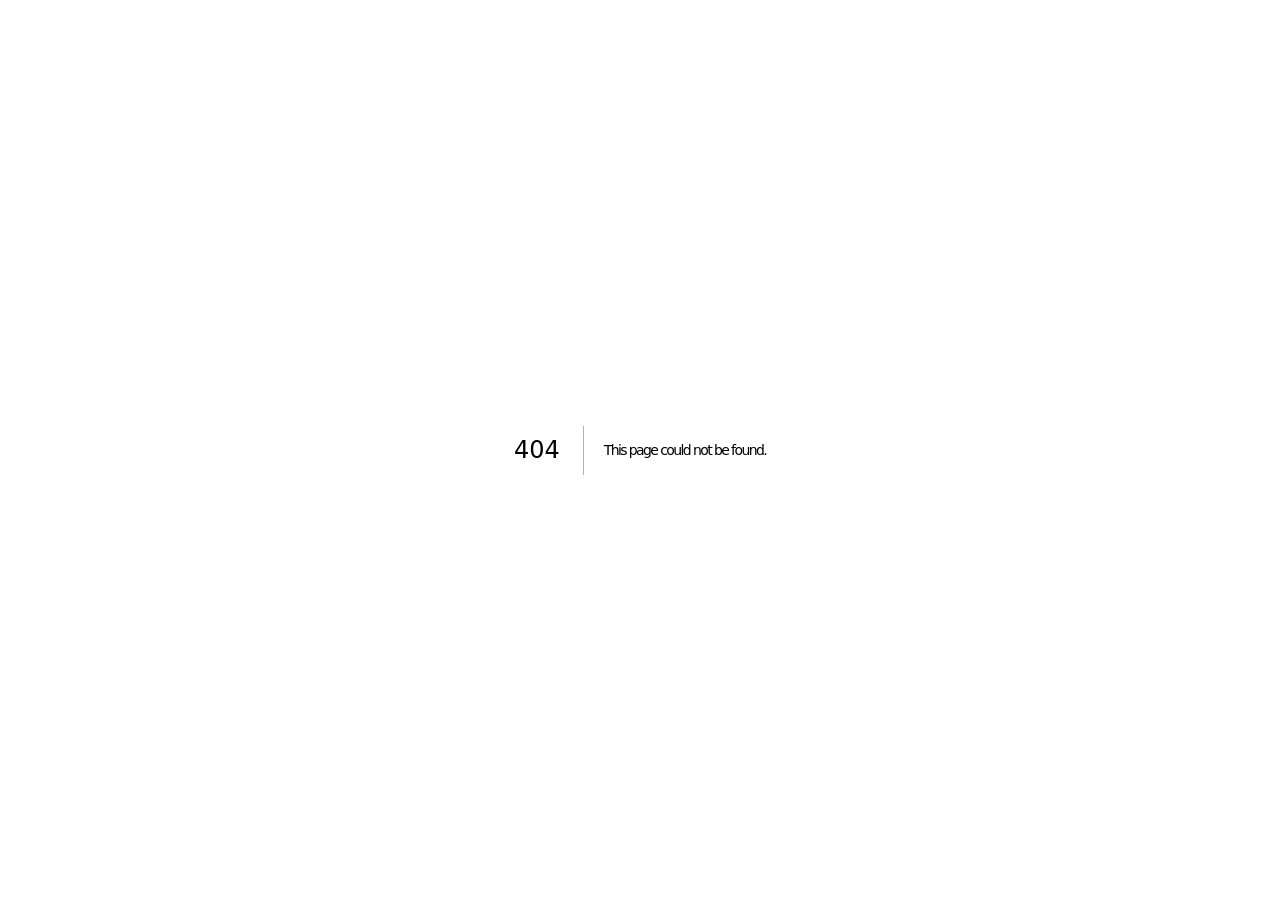
<file: 404/index.html>
<!DOCTYPE html><html lang="pl" data-scroll-behavior="smooth" class="manrope_7ca0e9a7-module__9W0Djq__variable manropeextended_c3e5977b-module__oD5EBG__variable"><head><meta charSet="utf-8"/><meta name="viewport" content="width=device-width, initial-scale=1"/><link rel="stylesheet" href="/_next/static/chunks/31b4hx_1hznzd.css" data-precedence="next"/><link rel="preload" as="script" fetchPriority="low" href="/_next/static/chunks/1u5zan5bs9a7v.js"/><script src="/_next/static/chunks/2k4ea2q1pj4ke.js" async=""></script><script src="/_next/static/chunks/1mh6a-0e61pyc.js" async=""></script><script src="/_next/static/chunks/turbopack-1i5o_nt40p0cd.js" async=""></script><script src="/_next/static/chunks/3fntmmi971322.js" async=""></script><script async="" src="https://www.googletagmanager.com/gtag/js?id=G-HXS91RTYBK"></script><title>404: This page could not be found.</title><meta name="robots" content="noindex"/><title>Fixby — wsparcie IT i montaż sieci w Łodzi</title><meta name="description" content="Pomoc IT dla firm i osób prywatnych. Wsparcie zdalne, wizyty u klienta w Łodzi oraz montaż i konfiguracja sieci. Fixby — IT działa. Ty robisz swoje."/><meta name="application-name" content="Fixby"/><meta property="og:title" content="Fixby — IT działa. Ty robisz swoje."/><meta property="og:description" content="Wsparcie IT dla firm i domu. Zdalnie i na miejscu w Łodzi. Montaż i konfiguracja sieci."/><meta property="og:locale" content="pl_PL"/><meta property="og:image" content="https://fixby.pl/opengraph-image?716815c9955f10db"/><meta property="og:image:type" content="image/png"/><meta property="og:image:width" content="1200"/><meta property="og:image:height" content="630"/><meta property="og:image:alt" content="Fixby — pomoc komputerowa i obsługa IT w Łodzi"/><meta property="og:type" content="website"/><meta name="twitter:card" content="summary_large_image"/><meta name="twitter:title" content="Fixby — IT działa. Ty robisz swoje."/><meta name="twitter:description" content="Wsparcie IT dla firm i domu. Zdalnie i na miejscu w Łodzi. Montaż i konfiguracja sieci."/><meta name="twitter:image" content="https://fixby.pl/opengraph-image?716815c9955f10db"/><meta name="twitter:image:alt" content="Fixby — pomoc komputerowa i obsługa IT w Łodzi"/><meta name="twitter:image:type" content="image/png"/><meta name="twitter:image:width" content="1200"/><meta name="twitter:image:height" content="630"/><link rel="icon" href="/favicon.ico?v=2" sizes="any"/><link rel="icon" href="/fixby-symbol-32.png" type="image/png" sizes="32x32"/><link rel="icon" href="/fixby-symbol.svg" type="image/svg+xml" sizes="any"/><script id="google-analytics">
          window.dataLayer = window.dataLayer || [];
          function gtag(){dataLayer.push(arguments);}
          gtag('js', new Date());
          gtag('config', 'G-HXS91RTYBK');
        </script><script src="/_next/static/chunks/0cz1d0mv5g_q7.js" noModule=""></script></head><body><div hidden=""><!--$--><!--/$--></div><script type="application/ld+json">{"@context":"https://schema.org","@graph":[{"@type":"LocalBusiness","@id":"https://fixby.pl/#firma","name":"Fixby","legalName":"Fixby Mateusz Jaśkiewicz","url":"https://fixby.pl/","logo":"https://fixby.pl/fixby-logo.svg","image":"https://fixby.pl/opengraph-image.png","description":"Pomoc komputerowa, obsługa IT firm oraz montaż sieci LAN i Wi-Fi. Obsługa u klienta w Łodzi i pomoc zdalna.","telephone":"+48 725 980 978","email":"kontak@fixby.pl","taxID":"7272858120","identifier":{"@type":"PropertyValue","propertyID":"REGON","value":"521862793"},"address":{"@type":"PostalAddress","streetAddress":"al. Ks. Kardynała Stefana Wyszyńskiego 3/67","postalCode":"94-042","addressLocality":"Łódź","addressCountry":"PL"},"areaServed":{"@type":"City","name":"Łódź"}},{"@type":"WebSite","@id":"https://fixby.pl/#strona","url":"https://fixby.pl/","name":"Fixby","inLanguage":"pl-PL","publisher":{"@id":"https://fixby.pl/#firma"}}]}</script><div style="font-family:system-ui,&quot;Segoe UI&quot;,Roboto,Helvetica,Arial,sans-serif,&quot;Apple Color Emoji&quot;,&quot;Segoe UI Emoji&quot;;height:100vh;text-align:center;display:flex;flex-direction:column;align-items:center;justify-content:center"><div><style>body{color:#000;background:#fff;margin:0}.next-error-h1{border-right:1px solid rgba(0,0,0,.3)}@media (prefers-color-scheme:dark){body{color:#fff;background:#000}.next-error-h1{border-right:1px solid rgba(255,255,255,.3)}}</style><h1 class="next-error-h1" style="display:inline-block;margin:0 20px 0 0;padding:0 23px 0 0;font-size:24px;font-weight:500;vertical-align:top;line-height:49px">404</h1><div style="display:inline-block"><h2 style="font-size:14px;font-weight:400;line-height:49px;margin:0">This page could not be found.</h2></div></div></div><!--$--><!--/$--><script src="/_next/static/chunks/1u5zan5bs9a7v.js" id="_R_" async=""></script><script>(self.__next_f=self.__next_f||[]).push([0])</script><script>self.__next_f.push([1,"1:\"$Sreact.fragment\"\n2:I[39756,[\"/_next/static/chunks/3fntmmi971322.js\"],\"default\"]\n3:I[37457,[\"/_next/static/chunks/3fntmmi971322.js\"],\"default\"]\n8:I[68027,[],\"default\",1]\n:HL[\"/_next/static/chunks/31b4hx_1hznzd.css\",\"style\"]\n6:X\n"])</script><script>self.__next_f.push([1,"0:{\"P\":null,\"c\":[\"\",\"_not-found\",\"\"],\"q\":\"\",\"i\":false,\"f\":[[[\"\",{\"children\":[\"/_not-found\",{\"children\":[\"__PAGE__\",{},\"$undefined\",\"$undefined\",4608]},\"$undefined\",\"$undefined\",4608]},\"$undefined\",\"$undefined\",4624],[[\"$\",\"$1\",\"c\",{\"children\":[[[\"$\",\"link\",\"0\",{\"rel\":\"stylesheet\",\"href\":\"/_next/static/chunks/31b4hx_1hznzd.css\",\"precedence\":\"next\",\"crossOrigin\":\"$undefined\",\"nonce\":\"$undefined\"}]],[\"$\",\"html\",null,{\"lang\":\"pl\",\"data-scroll-behavior\":\"smooth\",\"className\":\"manrope_7ca0e9a7-module__9W0Djq__variable manropeextended_c3e5977b-module__oD5EBG__variable\",\"children\":[[\"$\",\"head\",null,{\"children\":[[\"$\",\"script\",null,{\"async\":true,\"src\":\"https://www.googletagmanager.com/gtag/js?id=G-HXS91RTYBK\"}],[\"$\",\"script\",null,{\"id\":\"google-analytics\",\"dangerouslySetInnerHTML\":{\"__html\":\"\\n          window.dataLayer = window.dataLayer || [];\\n          function gtag(){dataLayer.push(arguments);}\\n          gtag('js', new Date());\\n          gtag('config', 'G-HXS91RTYBK');\\n        \"}}]]}],[\"$\",\"body\",null,{\"children\":[[\"$\",\"script\",null,{\"type\":\"application/ld+json\",\"dangerouslySetInnerHTML\":{\"__html\":\"{\\\"@context\\\":\\\"https://schema.org\\\",\\\"@graph\\\":[{\\\"@type\\\":\\\"LocalBusiness\\\",\\\"@id\\\":\\\"https://fixby.pl/#firma\\\",\\\"name\\\":\\\"Fixby\\\",\\\"legalName\\\":\\\"Fixby Mateusz Jaśkiewicz\\\",\\\"url\\\":\\\"https://fixby.pl/\\\",\\\"logo\\\":\\\"https://fixby.pl/fixby-logo.svg\\\",\\\"image\\\":\\\"https://fixby.pl/opengraph-image.png\\\",\\\"description\\\":\\\"Pomoc komputerowa, obsługa IT firm oraz montaż sieci LAN i Wi-Fi. Obsługa u klienta w Łodzi i pomoc zdalna.\\\",\\\"telephone\\\":\\\"+48 725 980 978\\\",\\\"email\\\":\\\"kontak@fixby.pl\\\",\\\"taxID\\\":\\\"7272858120\\\",\\\"identifier\\\":{\\\"@type\\\":\\\"PropertyValue\\\",\\\"propertyID\\\":\\\"REGON\\\",\\\"value\\\":\\\"521862793\\\"},\\\"address\\\":{\\\"@type\\\":\\\"PostalAddress\\\",\\\"streetAddress\\\":\\\"al. Ks. Kardynała Stefana Wyszyńskiego 3/67\\\",\\\"postalCode\\\":\\\"94-042\\\",\\\"addressLocality\\\":\\\"Łódź\\\",\\\"addressCountry\\\":\\\"PL\\\"},\\\"areaServed\\\":{\\\"@type\\\":\\\"City\\\",\\\"name\\\":\\\"Łódź\\\"}},{\\\"@type\\\":\\\"WebSite\\\",\\\"@id\\\":\\\"https://fixby.pl/#strona\\\",\\\"url\\\":\\\"https://fixby.pl/\\\",\\\"name\\\":\\\"Fixby\\\",\\\"inLanguage\\\":\\\"pl-PL\\\",\\\"publisher\\\":{\\\"@id\\\":\\\"https://fixby.pl/#firma\\\"}}]}\"}}],[\"$\",\"$L2\",null,{\"parallelRouterKey\":\"children\",\"error\":\"$undefined\",\"errorStyles\":\"$undefined\",\"errorScripts\":\"$undefined\",\"template\":[\"$\",\"$L3\",null,{}],\"templateStyles\":\"$undefined\",\"templateScripts\":\"$undefined\",\"notFound\":[[[\"$\",\"title\",null,{\"children\":\"404: This page could not be found.\"}],[\"$\",\"div\",null,{\"style\":{\"fontFamily\":\"system-ui,\\\"Segoe UI\\\",Roboto,Helvetica,Arial,sans-serif,\\\"Apple Color Emoji\\\",\\\"Segoe UI Emoji\\\"\",\"height\":\"100vh\",\"textAlign\":\"center\",\"display\":\"flex\",\"flexDirection\":\"column\",\"alignItems\":\"center\",\"justifyContent\":\"center\"},\"children\":[\"$\",\"div\",null,{\"children\":[[\"$\",\"style\",null,{\"dangerouslySetInnerHTML\":{\"__html\":\"body{color:#000;background:#fff;margin:0}.next-error-h1{border-right:1px solid rgba(0,0,0,.3)}@media (prefers-color-scheme:dark){body{color:#fff;background:#000}.next-error-h1{border-right:1px solid rgba(255,255,255,.3)}}\"}}],[\"$\",\"h1\",null,{\"className\":\"next-error-h1\",\"style\":{\"display\":\"inline-block\",\"margin\":\"0 20px 0 0\",\"padding\":\"0 23px 0 0\",\"fontSize\":24,\"fontWeight\":500,\"verticalAlign\":\"top\",\"lineHeight\":\"49px\"},\"children\":404}],[\"$\",\"div\",null,{\"style\":{\"display\":\"inline-block\"},\"children\":[\"$\",\"h2\",null,{\"style\":{\"fontSize\":14,\"fontWeight\":400,\"lineHeight\":\"49px\",\"margin\":0},\"children\":\"This page could not be found.\"}]}]]}]}]],[]],\"forbidden\":\"$undefined\",\"unauthorized\":\"$undefined\"}]]}]]}]]}],{\"children\":[[\"$\",\"$1\",\"c\",{\"children\":[null,[\"$\",\"$L2\",null,{\"parallelRouterKey\":\"children\",\"error\":\"$undefined\",\"errorStyles\":\"$undefined\",\"errorScripts\":\"$undefined\",\"template\":[\"$\",\"$L3\",null,{}],\"templateStyles\":\"$undefined\",\"templateScripts\":\"$undefined\",\"notFound\":\"$undefined\",\"forbidden\":\"$undefined\",\"unauthorized\":\"$undefined\"}]]}],{\"children\":[[\"$\",\"$1\",\"c\",{\"children\":[[[\"$\",\"title\",null,{\"children\":\"404: This page could not be found.\"}],[\"$\",\"div\",null,{\"style\":\"$0:f:0:1:0:props:children:1:props:children:1:props:children:1:props:notFound:0:1:props:style\",\"children\":[\"$\",\"div\",null,{\"children\":[[\"$\",\"style\",null,{\"dangerouslySetInnerHTML\":{\"__html\":\"body{color:#000;background:#fff;margin:0}.next-error-h1{border-right:1px solid rgba(0,0,0,.3)}@media (prefers-color-scheme:dark){body{color:#fff;background:#000}.next-error-h1{border-right:1px solid rgba(255,255,255,.3)}}\"}}],[\"$\",\"h1\",null,{\"className\":\"next-error-h1\",\"style\":\"$0:f:0:1:0:props:children:1:props:children:1:props:children:1:props:notFound:0:1:props:children:props:children:1:props:style\",\"children\":404}],[\"$\",\"div\",null,{\"style\":\"$0:f:0:1:0:props:children:1:props:children:1:props:children:1:props:notFound:0:1:props:children:props:children:2:props:style\",\"children\":\"$L4\"}]]}]}]],null,\"$L5\"]}],{},null,false,null]},null,false,\"$6\"]},null,false,null],\"$L7\",false]],\"m\":\"$undefined\",\"G\":[\"$8\",[\"$L9\"]],\"S\":true,\"h\":null,\"r\":\"$undefined\",\"s\":\"$undefined\",\"a\":\"$undefined\",\"l\":\"$undefined\",\"p\":\"$undefined\",\"d\":\"$undefined\",\"b\":\"aw5Gy8CJ3OpkGDGYUyP3N\"}\n"])</script><script>self.__next_f.push([1,"a:I[97367,[\"/_next/static/chunks/3fntmmi971322.js\"],\"OutletBoundary\"]\nb:\"$Sreact.suspense\"\nd:I[97367,[\"/_next/static/chunks/3fntmmi971322.js\"],\"ViewportBoundary\"]\nf:I[97367,[\"/_next/static/chunks/3fntmmi971322.js\"],\"MetadataBoundary\"]\n4:[\"$\",\"h2\",null,{\"style\":\"$0:f:0:1:0:props:children:1:props:children:1:props:children:1:props:notFound:0:1:props:children:props:children:2:props:children:props:style\",\"children\":\"This page could not be found.\"}]\n5:[\"$\",\"$La\",null,{\"children\":[\"$\",\"$b\",null,{\"name\":\"Next.MetadataOutlet\",\"children\":\"$@c\"}]}]\n7:[\"$\",\"$1\",\"h\",{\"children\":[[\"$\",\"meta\",null,{\"name\":\"robots\",\"content\":\"noindex\"}],[\"$\",\"$Ld\",null,{\"children\":\"$Le\"}],[\"$\",\"div\",null,{\"hidden\":true,\"children\":[\"$\",\"$Lf\",null,{\"children\":[\"$\",\"$b\",null,{\"name\":\"Next.Metadata\",\"children\":\"$L10\"}]}]}],null]}]\n9:[\"$\",\"link\",\"0\",{\"rel\":\"stylesheet\",\"href\":\"/_next/static/chunks/31b4hx_1hznzd.css\",\"precedence\":\"next\",\"crossOrigin\":\"$undefined\",\"nonce\":\"$undefined\"}]\n"])</script><script>self.__next_f.push([1,"6:C\ne:[[\"$\",\"meta\",\"0\",{\"charSet\":\"utf-8\"}],[\"$\",\"meta\",\"1\",{\"name\":\"viewport\",\"content\":\"width=device-width, initial-scale=1\"}]]\n"])</script><script>self.__next_f.push([1,"11:I[27201,[\"/_next/static/chunks/3fntmmi971322.js\"],\"IconMark\"]\nc:null\n"])</script><script>self.__next_f.push([1,"10:[[\"$\",\"title\",\"0\",{\"children\":\"Fixby — wsparcie IT i montaż sieci w Łodzi\"}],[\"$\",\"meta\",\"1\",{\"name\":\"description\",\"content\":\"Pomoc IT dla firm i osób prywatnych. Wsparcie zdalne, wizyty u klienta w Łodzi oraz montaż i konfiguracja sieci. Fixby — IT działa. Ty robisz swoje.\"}],[\"$\",\"meta\",\"2\",{\"name\":\"application-name\",\"content\":\"Fixby\"}],[\"$\",\"meta\",\"3\",{\"property\":\"og:title\",\"content\":\"Fixby — IT działa. Ty robisz swoje.\"}],[\"$\",\"meta\",\"4\",{\"property\":\"og:description\",\"content\":\"Wsparcie IT dla firm i domu. Zdalnie i na miejscu w Łodzi. Montaż i konfiguracja sieci.\"}],[\"$\",\"meta\",\"5\",{\"property\":\"og:locale\",\"content\":\"pl_PL\"}],[\"$\",\"meta\",\"6\",{\"property\":\"og:image\",\"content\":\"https://fixby.pl/opengraph-image?716815c9955f10db\"}],[\"$\",\"meta\",\"7\",{\"property\":\"og:image:type\",\"content\":\"image/png\"}],[\"$\",\"meta\",\"8\",{\"property\":\"og:image:width\",\"content\":\"1200\"}],[\"$\",\"meta\",\"9\",{\"property\":\"og:image:height\",\"content\":\"630\"}],[\"$\",\"meta\",\"10\",{\"property\":\"og:image:alt\",\"content\":\"Fixby — pomoc komputerowa i obsługa IT w Łodzi\"}],[\"$\",\"meta\",\"11\",{\"property\":\"og:type\",\"content\":\"website\"}],[\"$\",\"meta\",\"12\",{\"name\":\"twitter:card\",\"content\":\"summary_large_image\"}],[\"$\",\"meta\",\"13\",{\"name\":\"twitter:title\",\"content\":\"Fixby — IT działa. Ty robisz swoje.\"}],[\"$\",\"meta\",\"14\",{\"name\":\"twitter:description\",\"content\":\"Wsparcie IT dla firm i domu. Zdalnie i na miejscu w Łodzi. Montaż i konfiguracja sieci.\"}],[\"$\",\"meta\",\"15\",{\"name\":\"twitter:image\",\"content\":\"https://fixby.pl/opengraph-image?716815c9955f10db\"}],[\"$\",\"meta\",\"16\",{\"name\":\"twitter:image:alt\",\"content\":\"Fixby — pomoc komputerowa i obsługa IT w Łodzi\"}],[\"$\",\"meta\",\"17\",{\"name\":\"twitter:image:type\",\"content\":\"image/png\"}],[\"$\",\"meta\",\"18\",{\"name\":\"twitter:image:width\",\"content\":\"1200\"}],[\"$\",\"meta\",\"19\",{\"name\":\"twitter:image:height\",\"content\":\"630\"}],[\"$\",\"link\",\"20\",{\"rel\":\"icon\",\"href\":\"/favicon.ico?v=2\",\"sizes\":\"any\"}],[\"$\",\"link\",\"21\",{\"rel\":\"icon\",\"href\":\"/fixby-symbol-32.png\",\"type\":\"image/png\",\"sizes\":\"32x32\"}],[\"$\",\"link\",\"22\",{\"rel\":\"icon\",\"href\":\"/fixby-symbol.svg\",\"type\":\"image/svg+xml\",\"sizes\":\"any\"}],[\"$\",\"$L11\",\"23\",{}]]\n"])</script></body></html>
</file>
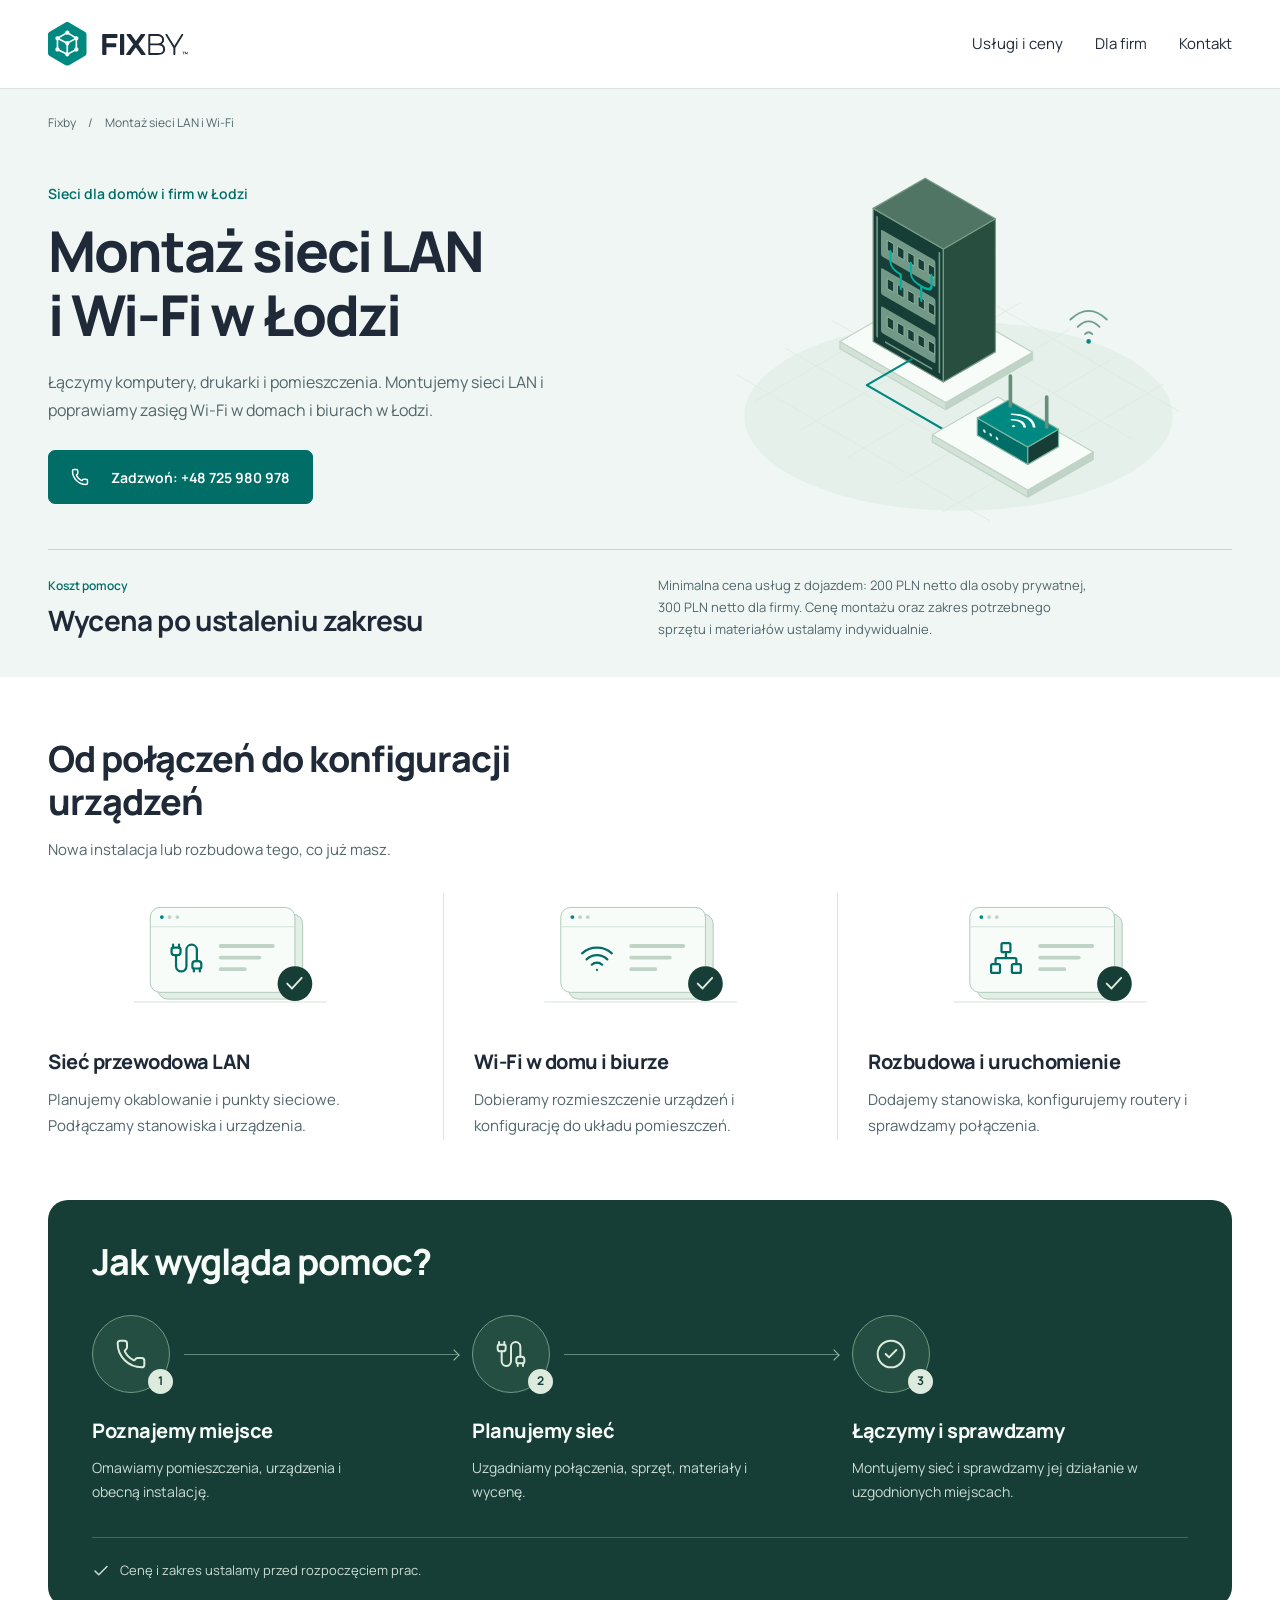
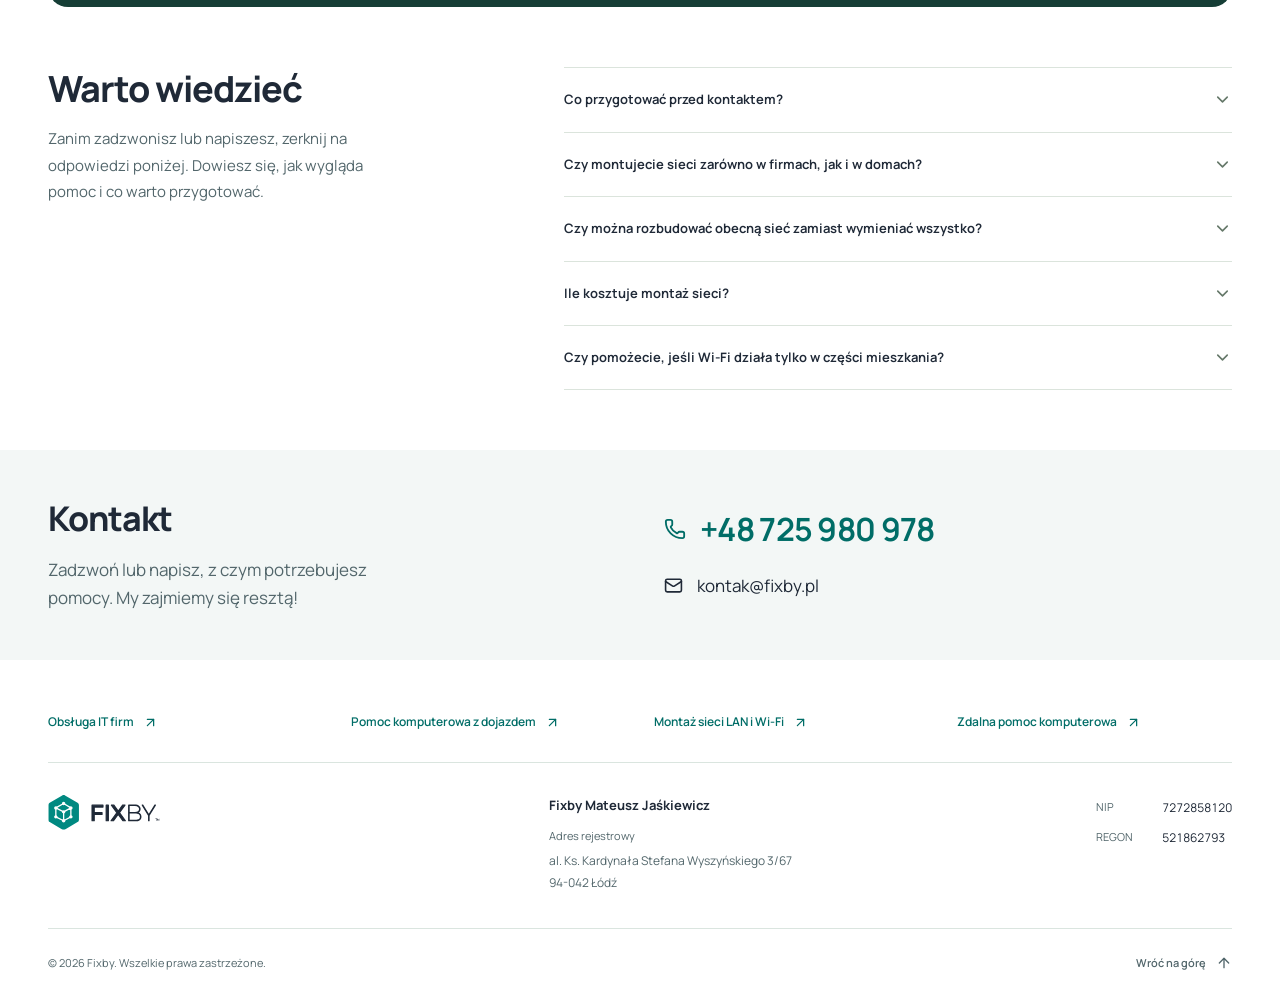
<file: montaz-sieci-lan-wifi-lodz/index.html>
<!DOCTYPE html><html lang="pl" data-scroll-behavior="smooth" class="manrope_7ca0e9a7-module__9W0Djq__variable manropeextended_c3e5977b-module__oD5EBG__variable"><head><meta charSet="utf-8"/><meta name="viewport" content="width=device-width, initial-scale=1"/><link rel="preload" href="/_next/static/media/manrope_latin_ext_wght_normal.p.0-hru0xfwhnbp.woff2" as="font" crossorigin="" type="font/woff2"/><link rel="preload" href="/_next/static/media/manrope_latin_wght_normal.p.1p_a2k8qd5zhp.woff2" as="font" crossorigin="" type="font/woff2"/><link rel="preload" as="image" href="/fixby-logo.svg"/><link rel="stylesheet" href="/_next/static/chunks/31b4hx_1hznzd.css" data-precedence="next"/><link rel="stylesheet" href="/_next/static/chunks/30t13ou3c06vk.css" data-precedence="next"/><link rel="preload" as="script" fetchPriority="low" href="/_next/static/chunks/1u5zan5bs9a7v.js"/><script src="/_next/static/chunks/2k4ea2q1pj4ke.js" async=""></script><script src="/_next/static/chunks/1mh6a-0e61pyc.js" async=""></script><script src="/_next/static/chunks/turbopack-1i5o_nt40p0cd.js" async=""></script><script src="/_next/static/chunks/3fntmmi971322.js" async=""></script><script async="" src="https://www.googletagmanager.com/gtag/js?id=G-HXS91RTYBK"></script><script src="/_next/static/chunks/0vx7gkiy0pf-4.js" async=""></script><title>Montaż sieci LAN i Wi-Fi w Łodzi | Fixby</title><meta name="description" content="Montaż sieci LAN i Wi-Fi w Łodzi. Okablowanie, konfiguracja routerów i poprawa zasięgu w domach i biurach. Indywidualna wycena."/><meta name="application-name" content="Fixby"/><link rel="canonical" href="https://fixby.pl/montaz-sieci-lan-wifi-lodz/"/><meta property="og:title" content="Montaż sieci LAN i Wi-Fi w Łodzi | Fixby"/><meta property="og:description" content="Montaż sieci LAN i Wi-Fi w Łodzi. Okablowanie, konfiguracja routerów i poprawa zasięgu w domach i biurach. Indywidualna wycena."/><meta property="og:url" content="https://fixby.pl/montaz-sieci-lan-wifi-lodz/"/><meta property="og:site_name" content="Fixby"/><meta property="og:locale" content="pl_PL"/><meta property="og:image" content="https://fixby.pl/opengraph-image.png"/><meta property="og:image:width" content="1200"/><meta property="og:image:height" content="630"/><meta property="og:image:alt" content="Fixby — pomoc komputerowa i obsługa IT w Łodzi"/><meta property="og:type" content="website"/><meta name="twitter:card" content="summary_large_image"/><meta name="twitter:title" content="Montaż sieci LAN i Wi-Fi w Łodzi | Fixby"/><meta name="twitter:description" content="Montaż sieci LAN i Wi-Fi w Łodzi. Okablowanie, konfiguracja routerów i poprawa zasięgu w domach i biurach. Indywidualna wycena."/><meta name="twitter:image" content="https://fixby.pl/opengraph-image.png"/><link rel="icon" href="/favicon.ico?v=2" sizes="any"/><link rel="icon" href="/fixby-symbol-32.png" type="image/png" sizes="32x32"/><link rel="icon" href="/fixby-symbol.svg" type="image/svg+xml" sizes="any"/><script id="google-analytics">
          window.dataLayer = window.dataLayer || [];
          function gtag(){dataLayer.push(arguments);}
          gtag('js', new Date());
          gtag('config', 'G-HXS91RTYBK');
        </script><script src="/_next/static/chunks/0cz1d0mv5g_q7.js" noModule=""></script></head><body><div hidden=""><!--$--><!--/$--></div><script type="application/ld+json">{"@context":"https://schema.org","@graph":[{"@type":"LocalBusiness","@id":"https://fixby.pl/#firma","name":"Fixby","legalName":"Fixby Mateusz Jaśkiewicz","url":"https://fixby.pl/","logo":"https://fixby.pl/fixby-logo.svg","image":"https://fixby.pl/opengraph-image.png","description":"Pomoc komputerowa, obsługa IT firm oraz montaż sieci LAN i Wi-Fi. Obsługa u klienta w Łodzi i pomoc zdalna.","telephone":"+48 725 980 978","email":"kontak@fixby.pl","taxID":"7272858120","identifier":{"@type":"PropertyValue","propertyID":"REGON","value":"521862793"},"address":{"@type":"PostalAddress","streetAddress":"al. Ks. Kardynała Stefana Wyszyńskiego 3/67","postalCode":"94-042","addressLocality":"Łódź","addressCountry":"PL"},"areaServed":{"@type":"City","name":"Łódź"}},{"@type":"WebSite","@id":"https://fixby.pl/#strona","url":"https://fixby.pl/","name":"Fixby","inLanguage":"pl-PL","publisher":{"@id":"https://fixby.pl/#firma"}}]}</script><div class="page-shell"><script type="application/ld+json">{"@context":"https://schema.org","@graph":[{"@type":"Service","@id":"https://fixby.pl/montaz-sieci-lan-wifi-lodz/#usluga","name":"Montaż sieci LAN i Wi-Fi w Łodzi","description":"Montaż sieci LAN i Wi-Fi w Łodzi. Okablowanie, konfiguracja routerów i poprawa zasięgu w domach i biurach. Indywidualna wycena.","url":"https://fixby.pl/montaz-sieci-lan-wifi-lodz/","provider":{"@id":"https://fixby.pl/#firma"},"areaServed":{"@type":"City","name":"Łódź"}},{"@type":"BreadcrumbList","itemListElement":[{"@type":"ListItem","position":1,"name":"Fixby","item":"https://fixby.pl/"},{"@type":"ListItem","position":2,"name":"Montaż sieci LAN i Wi-Fi","item":"https://fixby.pl/montaz-sieci-lan-wifi-lodz/"}]}]}</script><a class="skip-link" href="#main">Przejdź do treści</a><header class="site-header-module__O2uXQG__header"><div class="container site-header-module__O2uXQG__inner"><a class="site-header-module__O2uXQG__logo" aria-label="Fixby, strona główna" href="/"><img src="/fixby-logo.svg" alt="Fixby" width="140" height="44"/></a><nav id="site-navigation" class="site-header-module__O2uXQG__nav" data-open="false" data-call-visible="false" aria-label="Nawigacja główna"><a href="/#uslugi">Usługi i ceny</a><a href="/#dla-firm">Dla firm</a><a href="/#kontakt">Kontakt</a></nav><a class="site-header-module__O2uXQG__call" data-visible="false" aria-hidden="true" tabindex="-1" href="tel:+48725980978" aria-label="Zadzwoń do Fixby: +48 725 980 978"><svg xmlns="http://www.w3.org/2000/svg" width="17" height="17" viewBox="0 0 24 24" fill="none" stroke="currentColor" stroke-width="2" stroke-linecap="round" stroke-linejoin="round" class="lucide lucide-phone" aria-hidden="true"><path d="M13.832 16.568a1 1 0 0 0 1.213-.303l.355-.465A2 2 0 0 1 17 15h3a2 2 0 0 1 2 2v3a2 2 0 0 1-2 2A18 18 0 0 1 2 4a2 2 0 0 1 2-2h3a2 2 0 0 1 2 2v3a2 2 0 0 1-.8 1.6l-.468.351a1 1 0 0 0-.292 1.233 14 14 0 0 0 6.392 6.384"></path></svg><span class="site-header-module__O2uXQG__number">+48 725 980 978</span><span class="site-header-module__O2uXQG__label">Zadzwoń</span></a><button class="site-header-module__O2uXQG__menuToggle" type="button" aria-label="Otwórz menu" aria-expanded="false" aria-controls="site-navigation"><svg xmlns="http://www.w3.org/2000/svg" width="23" height="23" viewBox="0 0 24 24" fill="none" stroke="currentColor" stroke-width="2" stroke-linecap="round" stroke-linejoin="round" class="lucide lucide-menu site-header-module__O2uXQG__menuIcon" aria-hidden="true"><path d="M4 5h16"></path><path d="M4 12h16"></path><path d="M4 19h16"></path></svg><svg xmlns="http://www.w3.org/2000/svg" width="23" height="23" viewBox="0 0 24 24" fill="none" stroke="currentColor" stroke-width="2" stroke-linecap="round" stroke-linejoin="round" class="lucide lucide-x site-header-module__O2uXQG__closeIcon" aria-hidden="true"><path d="M18 6 6 18"></path><path d="m6 6 12 12"></path></svg></button></div></header><main id="main" vt-name="fixby-page" vt-update="none" vt-share="fixby-route"><section class="service-module__Azj4QW__hero" aria-labelledby="service-title"><div class="container"><nav class="service-module__Azj4QW__breadcrumbs" aria-label="Ścieżka nawigacji"><a href="/">Fixby</a><span aria-hidden="true">/</span><span aria-current="page">Montaż sieci LAN i Wi-Fi</span></nav><div class="service-module__Azj4QW__heroGrid"><div class="service-module__Azj4QW__heroCopy"><p class="service-module__Azj4QW__area">Sieci dla domów i firm w Łodzi</p><h1 id="service-title">Montaż sieci LAN i Wi-Fi w Łodzi</h1><p class="service-module__Azj4QW__lead">Łączymy komputery, drukarki i pomieszczenia. Montujemy sieci LAN i poprawiamy zasięg Wi-Fi w domach i biurach w Łodzi.</p><a id="hero-call" href="tel:+48725980978" class="button"><svg xmlns="http://www.w3.org/2000/svg" width="18" height="18" viewBox="0 0 24 24" fill="none" stroke="currentColor" stroke-width="2" stroke-linecap="round" stroke-linejoin="round" class="lucide lucide-phone" aria-hidden="true"><path d="M13.832 16.568a1 1 0 0 0 1.213-.303l.355-.465A2 2 0 0 1 17 15h3a2 2 0 0 1 2 2v3a2 2 0 0 1-2 2A18 18 0 0 1 2 4a2 2 0 0 1 2-2h3a2 2 0 0 1 2 2v3a2 2 0 0 1-.8 1.6l-.468.351a1 1 0 0 0-.292 1.233 14 14 0 0 0 6.392 6.384"></path></svg> Zadzwoń: <!-- -->+48 725 980 978</a></div><div class="service-module__Azj4QW__visual"><svg class="service-module__Azj4QW__illustration" viewBox="0 0 600 400" width="600" height="400" role="img" aria-labelledby="montaz-sieci-lan-wifi-lodz-art-title montaz-sieci-lan-wifi-lodz-art-description" focusable="false" fill="none"><title id="montaz-sieci-lan-wifi-lodz-art-title">Sieć przewodowa i Wi-Fi</title><desc id="montaz-sieci-lan-wifi-lodz-art-description">Szafa z urządzeniami sieciowymi i patchcordami połączona przewodem z routerem Wi-Fi.</desc><g><ellipse cx="300" cy="280" rx="235" ry="104" fill="#dfece3" opacity=".55"></ellipse><g fill="none" stroke="#dbe8df" stroke-width=".8"><g><polyline points="265.36,115 542.48,275"></polyline><polyline points="317.32,125 74.84,265"></polyline></g><g><polyline points="213.4,145 490.52,305"></polyline><polyline points="369.28,155 126.80000000000001,295"></polyline></g><g><polyline points="161.44,175 438.56,335"></polyline><polyline points="421.24,185 178.76,325"></polyline></g><g><polyline points="109.47999999999999,205 386.6,365"></polyline><polyline points="473.2,215 230.72,355"></polyline></g><g><polyline points="57.52000000000001,235 334.64,395"></polyline><polyline points="525.16,245 282.68,385"></polyline></g></g></g><g stroke="#bfd3c6" stroke-width="1.3" stroke-linejoin="round"><polygon points="170.1,206 286.144,273 286.144,265 170.1,198" fill="#d3e2d6"></polygon><polygon points="381.404,218 286.144,273 286.144,265 381.404,210" fill="#bfd3c6"></polygon><polygon points="265.36,143 381.404,210 286.144,265 170.1,198" fill="#f8fcf8"></polygon></g><g stroke="#789b86" stroke-width="1.3" stroke-linejoin="round"><polygon points="206.47199999999998,198 283.546,242.5 283.546,96.5 206.47199999999998,52" fill="#163e36"></polygon><polygon points="340.702,209.5 283.546,242.5 283.546,96.5 340.702,63.5" fill="#284e40"></polygon><polygon points="263.628,19 340.702,63.5 283.546,96.5 206.47199999999998,52" fill="#507564"></polygon></g><g transform="matrix(.866 .5 0 1 206.47199999999998 198)"><path d="M5-140v133m79-133v133" stroke="#789b86" stroke-width="2"></path><g><rect x="10" y="-128" width="69" height="29" rx="2" fill="#729887"></rect><rect x="18" y="-120" width="8" height="11" fill="#163e36" stroke="#adc8b5" stroke-width=".7"></rect><rect x="31" y="-120" width="8" height="11" fill="#163e36" stroke="#adc8b5" stroke-width=".7"></rect><rect x="44" y="-120" width="8" height="11" fill="#163e36" stroke="#adc8b5" stroke-width=".7"></rect><rect x="57" y="-120" width="8" height="11" fill="#163e36" stroke="#adc8b5" stroke-width=".7"></rect><rect x="70" y="-120" width="8" height="11" fill="#163e36" stroke="#adc8b5" stroke-width=".7"></rect></g><g><rect x="10" y="-86" width="69" height="29" rx="2" fill="#729887"></rect><rect x="18" y="-78" width="8" height="11" fill="#163e36" stroke="#adc8b5" stroke-width=".7"></rect><rect x="31" y="-78" width="8" height="11" fill="#163e36" stroke="#adc8b5" stroke-width=".7"></rect><rect x="44" y="-78" width="8" height="11" fill="#163e36" stroke="#adc8b5" stroke-width=".7"></rect><rect x="57" y="-78" width="8" height="11" fill="#163e36" stroke="#adc8b5" stroke-width=".7"></rect><rect x="70" y="-78" width="8" height="11" fill="#163e36" stroke="#adc8b5" stroke-width=".7"></rect></g><g><rect x="10" y="-44" width="69" height="29" rx="2" fill="#729887"></rect><rect x="18" y="-36" width="8" height="11" fill="#163e36" stroke="#adc8b5" stroke-width=".7"></rect><rect x="31" y="-36" width="8" height="11" fill="#163e36" stroke="#adc8b5" stroke-width=".7"></rect><rect x="44" y="-36" width="8" height="11" fill="#163e36" stroke="#adc8b5" stroke-width=".7"></rect><rect x="57" y="-36" width="8" height="11" fill="#163e36" stroke="#adc8b5" stroke-width=".7"></rect><rect x="70" y="-36" width="8" height="11" fill="#163e36" stroke="#adc8b5" stroke-width=".7"></rect></g><g fill="none" stroke="#00b3a3" stroke-width="2.7" stroke-linecap="round"><path d="M22-110v12q0 7 13 7v16m13-35v12q0 7 13 7v16m13-35v12q0 7-13 7"></path></g><path d="M15-7h60" stroke="#739984" stroke-width="2"></path></g><polyline points="248.906,217.5 199.54399999999998,246 324.248,318 351.094,302.5" fill="none" stroke="#008981" stroke-width="2.4" stroke-linecap="round" stroke-linejoin="round"></polyline><g stroke="#bfd3c6" stroke-width="1.3" stroke-linejoin="round"><polygon points="271.422,308.5 376.20799999999997,369 376.20799999999997,361 271.422,300.5" fill="#d3e2d6"></polygon><polygon points="448.086,327.5 376.20799999999997,369 376.20799999999997,361 448.086,319.5" fill="#bfd3c6"></polygon><polygon points="343.3,259 448.086,319.5 376.20799999999997,361 271.422,300.5" fill="#f8fcf8"></polygon></g><g stroke="#77b4a0" stroke-width="1.3" stroke-linejoin="round"><polygon points="320.784,301 376.20799999999997,333 376.20799999999997,314 320.784,282" fill="#006d67"></polygon><polygon points="409.98199999999997,313.5 376.20799999999997,333 376.20799999999997,314 409.98199999999997,294.5" fill="#163e36"></polygon><polygon points="354.558,262.5 409.98199999999997,294.5 376.20799999999997,314 320.784,282" fill="#008981"></polygon></g><g transform="matrix(.866 .5 -.866 .5 366.682 287.5)" fill="none" stroke="#f8fcf8" stroke-width="2.5" stroke-linecap="round"><path d="M-14-5q14-12 28 0m-22 6q8-7 16 0"></path><circle cy="7" r="1.5" fill="#f8fcf8" stroke="none"></circle></g><path d="M357.156 269v-33" stroke="#658f7a" stroke-width="4" stroke-linecap="round"></path><path d="M396.992 292v-33" stroke="#658f7a" stroke-width="4" stroke-linecap="round"></path><g transform="matrix(.866 .5 0 1 320.784 301)" fill="#dcebdd"><circle cx="9" cy="-9" r="1.7"></circle><circle cx="17" cy="-9" r="1.7"></circle><circle cx="25" cy="-9" r="1.7"></circle></g><g transform="translate(443 176)" fill="none" stroke="#6c9e8b" stroke-width="2" stroke-linecap="round"><path d="M-20-2q20-19 40 0m-32 8q12-12 24 0m-16 8q4-4 8 0"></path><circle cy="22" r="2.5" fill="#008981" stroke="none"></circle></g></svg></div><aside class="service-module__Azj4QW__price" aria-label="Cena usługi"><div><p class="service-module__Azj4QW__priceLabel">Koszt pomocy</p><strong>Wycena po ustaleniu zakresu</strong></div><div><p>Minimalna cena usług z dojazdem: 200 PLN netto dla osoby prywatnej, 300 PLN netto dla firmy. Cenę montażu oraz zakres potrzebnego sprzętu i materiałów ustalamy indywidualnie.</p></div></aside></div></div></section><section class="service-module__Azj4QW__contentSection" aria-labelledby="scope-title"><div class="container"><div class="service-module__Azj4QW__scopeHeading"><h2 id="scope-title">Od połączeń do konfiguracji urządzeń</h2><p>Nowa instalacja lub rozbudowa tego, co już masz.</p></div><div class="service-module__Azj4QW__scopeList"><article><svg viewBox="0 0 280 140" width="280" height="140" aria-hidden="true" focusable="false" fill="none"><path d="M40 113h200" stroke="#d1e1d8"></path><rect x="65" y="22" width="150" height="88" rx="10" fill="#e3eee7" stroke="#adc8b9"></rect><rect x="57" y="15" width="150" height="88" rx="10" fill="#f8fcf8" stroke="#adc8b9"></rect><path d="M58 35h148" stroke="#d1e1d8"></path><circle cx="69" cy="25" r="2" fill="#008981"></circle><circle cx="77" cy="25" r="2" fill="#bfd3c6"></circle><circle cx="85" cy="25" r="2" fill="#bfd3c6"></circle><svg xmlns="http://www.w3.org/2000/svg" width="37" height="37" viewBox="0 0 24 24" fill="none" stroke="#006d67" stroke-width="1.5" stroke-linecap="round" stroke-linejoin="round" class="lucide lucide-cable" aria-hidden="true" x="76" y="49"><path d="M17 19a1 1 0 0 1-1-1v-2a2 2 0 0 1 2-2h2a2 2 0 0 1 2 2v2a1 1 0 0 1-1 1z"></path><path d="M17 21v-2"></path><path d="M19 14V6.5a1 1 0 0 0-7 0v11a1 1 0 0 1-7 0V10"></path><path d="M21 21v-2"></path><path d="M3 5V3"></path><path d="M4 10a2 2 0 0 1-2-2V6a1 1 0 0 1 1-1h4a1 1 0 0 1 1 1v2a2 2 0 0 1-2 2z"></path><path d="M7 5V3"></path></svg><path d="M130 55h54m-54 12h40m-40 12h25" stroke="#bfd3c6" stroke-width="4" stroke-linecap="round"></path><circle cx="207" cy="94" r="18" fill="#163e36"></circle><path d="m199 94 5 5 10-11" stroke="#dcebdd" stroke-width="2" stroke-linecap="round" stroke-linejoin="round"></path></svg><h3>Sieć przewodowa LAN</h3><p>Planujemy okablowanie i punkty sieciowe. Podłączamy stanowiska i urządzenia.</p></article><article><svg viewBox="0 0 280 140" width="280" height="140" aria-hidden="true" focusable="false" fill="none"><path d="M40 113h200" stroke="#d1e1d8"></path><rect x="65" y="22" width="150" height="88" rx="10" fill="#e3eee7" stroke="#adc8b9"></rect><rect x="57" y="15" width="150" height="88" rx="10" fill="#f8fcf8" stroke="#adc8b9"></rect><path d="M58 35h148" stroke="#d1e1d8"></path><circle cx="69" cy="25" r="2" fill="#008981"></circle><circle cx="77" cy="25" r="2" fill="#bfd3c6"></circle><circle cx="85" cy="25" r="2" fill="#bfd3c6"></circle><svg xmlns="http://www.w3.org/2000/svg" width="37" height="37" viewBox="0 0 24 24" fill="none" stroke="#006d67" stroke-width="1.5" stroke-linecap="round" stroke-linejoin="round" class="lucide lucide-wifi" aria-hidden="true" x="76" y="49"><path d="M12 20h.01"></path><path d="M2 8.82a15 15 0 0 1 20 0"></path><path d="M5 12.859a10 10 0 0 1 14 0"></path><path d="M8.5 16.429a5 5 0 0 1 7 0"></path></svg><path d="M130 55h54m-54 12h40m-40 12h25" stroke="#bfd3c6" stroke-width="4" stroke-linecap="round"></path><circle cx="207" cy="94" r="18" fill="#163e36"></circle><path d="m199 94 5 5 10-11" stroke="#dcebdd" stroke-width="2" stroke-linecap="round" stroke-linejoin="round"></path></svg><h3>Wi-Fi w domu i biurze</h3><p>Dobieramy rozmieszczenie urządzeń i konfigurację do układu pomieszczeń.</p></article><article><svg viewBox="0 0 280 140" width="280" height="140" aria-hidden="true" focusable="false" fill="none"><path d="M40 113h200" stroke="#d1e1d8"></path><rect x="65" y="22" width="150" height="88" rx="10" fill="#e3eee7" stroke="#adc8b9"></rect><rect x="57" y="15" width="150" height="88" rx="10" fill="#f8fcf8" stroke="#adc8b9"></rect><path d="M58 35h148" stroke="#d1e1d8"></path><circle cx="69" cy="25" r="2" fill="#008981"></circle><circle cx="77" cy="25" r="2" fill="#bfd3c6"></circle><circle cx="85" cy="25" r="2" fill="#bfd3c6"></circle><svg xmlns="http://www.w3.org/2000/svg" width="37" height="37" viewBox="0 0 24 24" fill="none" stroke="#006d67" stroke-width="1.5" stroke-linecap="round" stroke-linejoin="round" class="lucide lucide-network" aria-hidden="true" x="76" y="49"><rect x="16" y="16" width="6" height="6" rx="1"></rect><rect x="2" y="16" width="6" height="6" rx="1"></rect><rect x="9" y="2" width="6" height="6" rx="1"></rect><path d="M5 16v-3a1 1 0 0 1 1-1h12a1 1 0 0 1 1 1v3"></path><path d="M12 12V8"></path></svg><path d="M130 55h54m-54 12h40m-40 12h25" stroke="#bfd3c6" stroke-width="4" stroke-linecap="round"></path><circle cx="207" cy="94" r="18" fill="#163e36"></circle><path d="m199 94 5 5 10-11" stroke="#dcebdd" stroke-width="2" stroke-linecap="round" stroke-linejoin="round"></path></svg><h3>Rozbudowa i uruchomienie</h3><p>Dodajemy stanowiska, konfigurujemy routery i sprawdzamy połączenia.</p></article></div></div></section><section class="container service-module__Azj4QW__process" aria-labelledby="process-title"><div class="service-module__Azj4QW__processPanel"><h2 id="process-title">Jak wygląda pomoc?</h2><ol class="service-module__Azj4QW__steps"><li><div class="service-module__Azj4QW__stepArt" aria-hidden="true"><svg xmlns="http://www.w3.org/2000/svg" width="32" height="32" viewBox="0 0 24 24" fill="none" stroke="currentColor" stroke-width="1.5" stroke-linecap="round" stroke-linejoin="round" class="lucide lucide-phone" aria-hidden="true"><path d="M13.832 16.568a1 1 0 0 0 1.213-.303l.355-.465A2 2 0 0 1 17 15h3a2 2 0 0 1 2 2v3a2 2 0 0 1-2 2A18 18 0 0 1 2 4a2 2 0 0 1 2-2h3a2 2 0 0 1 2 2v3a2 2 0 0 1-.8 1.6l-.468.351a1 1 0 0 0-.292 1.233 14 14 0 0 0 6.392 6.384"></path></svg><span>1</span></div><h3>Poznajemy miejsce</h3><p>Omawiamy pomieszczenia, urządzenia i obecną instalację.</p></li><li><div class="service-module__Azj4QW__stepArt" aria-hidden="true"><svg xmlns="http://www.w3.org/2000/svg" width="32" height="32" viewBox="0 0 24 24" fill="none" stroke="currentColor" stroke-width="1.5" stroke-linecap="round" stroke-linejoin="round" class="lucide lucide-cable" aria-hidden="true"><path d="M17 19a1 1 0 0 1-1-1v-2a2 2 0 0 1 2-2h2a2 2 0 0 1 2 2v2a1 1 0 0 1-1 1z"></path><path d="M17 21v-2"></path><path d="M19 14V6.5a1 1 0 0 0-7 0v11a1 1 0 0 1-7 0V10"></path><path d="M21 21v-2"></path><path d="M3 5V3"></path><path d="M4 10a2 2 0 0 1-2-2V6a1 1 0 0 1 1-1h4a1 1 0 0 1 1 1v2a2 2 0 0 1-2 2z"></path><path d="M7 5V3"></path></svg><span>2</span></div><h3>Planujemy sieć</h3><p>Uzgadniamy połączenia, sprzęt, materiały i wycenę.</p></li><li><div class="service-module__Azj4QW__stepArt" aria-hidden="true"><svg xmlns="http://www.w3.org/2000/svg" width="32" height="32" viewBox="0 0 24 24" fill="none" stroke="currentColor" stroke-width="1.5" stroke-linecap="round" stroke-linejoin="round" class="lucide lucide-circle-check" aria-hidden="true"><circle cx="12" cy="12" r="10"></circle><path d="m16 9-5.5 5.5L8 12"></path></svg><span>3</span></div><h3>Łączymy i sprawdzamy</h3><p>Montujemy sieć i sprawdzamy jej działanie w uzgodnionych miejscach.</p></li></ol><p class="service-module__Azj4QW__processNote"><svg xmlns="http://www.w3.org/2000/svg" width="18" height="18" viewBox="0 0 24 24" fill="none" stroke="currentColor" stroke-width="2" stroke-linecap="round" stroke-linejoin="round" class="lucide lucide-check" aria-hidden="true"><path d="M20 6 9 17l-5-5"></path></svg> Cenę i zakres ustalamy przed rozpoczęciem prac.</p></div></section><section class="service-module__Azj4QW__contentSection" aria-labelledby="questions-title"><div class="container service-module__Azj4QW__scopeGrid"><div class="service-module__Azj4QW__questionsIntro"><h2 id="questions-title">Warto wiedzieć</h2><p>Zanim zadzwonisz lub napiszesz, zerknij na odpowiedzi poniżej. Dowiesz się, jak wygląda pomoc i co warto przygotować.</p></div><div class="faq-list"><details><summary>Co przygotować przed kontaktem?<svg xmlns="http://www.w3.org/2000/svg" width="19" height="19" viewBox="0 0 24 24" fill="none" stroke="currentColor" stroke-width="2" stroke-linecap="round" stroke-linejoin="round" class="lucide lucide-chevron-down" aria-hidden="true"><path d="m6 9 6 6 6-6"></path></svg></summary><p>Przed rozmową zastanów się, ile urządzeń ma korzystać z sieci i w których pomieszczeniach. Przydatny będzie plan lokalu lub opis jego układu, informacja o obecnym routerze i istniejącym okablowaniu. Powiedz też, czy planujesz kolejne stanowiska.</p></details><details><summary>Czy montujecie sieci zarówno w firmach, jak i w domach?<svg xmlns="http://www.w3.org/2000/svg" width="19" height="19" viewBox="0 0 24 24" fill="none" stroke="currentColor" stroke-width="2" stroke-linecap="round" stroke-linejoin="round" class="lucide lucide-chevron-down" aria-hidden="true"><path d="m6 9 6 6 6-6"></path></svg></summary><p>Tak. Zajmujemy się sieciami w biurach i lokalach firmowych oraz w domach i mieszkaniach w Łodzi. Zakres instalacji dobieramy do konkretnego miejsca.</p></details><details><summary>Czy można rozbudować obecną sieć zamiast wymieniać wszystko?<svg xmlns="http://www.w3.org/2000/svg" width="19" height="19" viewBox="0 0 24 24" fill="none" stroke="currentColor" stroke-width="2" stroke-linecap="round" stroke-linejoin="round" class="lucide lucide-chevron-down" aria-hidden="true"><path d="m6 9 6 6 6-6"></path></svg></summary><p>Często można wykorzystać część istniejącej instalacji. Najpierw sprawdzimy obecne urządzenia, okablowanie i potrzeby, a potem zaproponujemy zakres rozbudowy.</p></details><details><summary>Ile kosztuje montaż sieci?<svg xmlns="http://www.w3.org/2000/svg" width="19" height="19" viewBox="0 0 24 24" fill="none" stroke="currentColor" stroke-width="2" stroke-linecap="round" stroke-linejoin="round" class="lucide lucide-chevron-down" aria-hidden="true"><path d="m6 9 6 6 6-6"></path></svg></summary><p>Cena zależy m.in. od liczby punktów, układu pomieszczeń, zakresu konfiguracji i potrzebnych materiałów. Minimum dla usług z dojazdem wynosi 200 PLN netto dla osoby prywatnej i 300 PLN netto dla firmy; nie jest to cena całej instalacji. Konkretną wycenę ustalamy przed pracami.</p></details><details><summary>Czy pomożecie, jeśli Wi-Fi działa tylko w części mieszkania?<svg xmlns="http://www.w3.org/2000/svg" width="19" height="19" viewBox="0 0 24 24" fill="none" stroke="currentColor" stroke-width="2" stroke-linecap="round" stroke-linejoin="round" class="lucide lucide-chevron-down" aria-hidden="true"><path d="m6 9 6 6 6-6"></path></svg></summary><p>Tak. Sprawdzimy rozmieszczenie i konfigurację urządzeń oraz warunki w pomieszczeniach. Na tej podstawie ustalimy, czy wystarczy zmiana ustawień, czy potrzebna jest rozbudowa sieci.</p></details></div></div></section><section id="kontakt" class="contact-section-module__Xgmh8q__contact" aria-labelledby="contact-title"><div class="container contact-section-module__Xgmh8q__panel"><div class="contact-section-module__Xgmh8q__intro"><h2 id="contact-title">Kontakt</h2><p>Zadzwoń lub napisz, z czym potrzebujesz pomocy. My zajmiemy się resztą!</p></div><div class="contact-section-module__Xgmh8q__actions"><a class="contact-section-module__Xgmh8q__call" href="tel:+48725980978"><svg xmlns="http://www.w3.org/2000/svg" width="22" height="22" viewBox="0 0 24 24" fill="none" stroke="currentColor" stroke-width="2" stroke-linecap="round" stroke-linejoin="round" class="lucide lucide-phone" aria-hidden="true"><path d="M13.832 16.568a1 1 0 0 0 1.213-.303l.355-.465A2 2 0 0 1 17 15h3a2 2 0 0 1 2 2v3a2 2 0 0 1-2 2A18 18 0 0 1 2 4a2 2 0 0 1 2-2h3a2 2 0 0 1 2 2v3a2 2 0 0 1-.8 1.6l-.468.351a1 1 0 0 0-.292 1.233 14 14 0 0 0 6.392 6.384"></path></svg><span>+48 725 980 978</span></a><a class="contact-section-module__Xgmh8q__email" href="mailto:kontak@fixby.pl"><svg xmlns="http://www.w3.org/2000/svg" width="19" height="19" viewBox="0 0 24 24" fill="none" stroke="currentColor" stroke-width="2" stroke-linecap="round" stroke-linejoin="round" class="lucide lucide-mail" aria-hidden="true"><path d="m22 7-8.991 5.727a2 2 0 0 1-2.009 0L2 7"></path><rect x="2" y="4" width="20" height="16" rx="2"></rect></svg><span>kontak@fixby.pl</span></a></div></div></section></main><footer class="contact-section-module__Xgmh8q__footer"><div class="container"><nav class="contact-section-module__Xgmh8q__serviceLinks" aria-label="Usługi Fixby"><a href="/obsluga-it-firm-lodz/">Obsługa IT firm<svg xmlns="http://www.w3.org/2000/svg" width="15" height="15" viewBox="0 0 24 24" fill="none" stroke="currentColor" stroke-width="2" stroke-linecap="round" stroke-linejoin="round" class="lucide lucide-arrow-up-right" aria-hidden="true"><path d="M7 7h10v10"></path><path d="M7 17 17 7"></path></svg></a><a href="/pomoc-komputerowa-lodz/">Pomoc komputerowa z dojazdem<svg xmlns="http://www.w3.org/2000/svg" width="15" height="15" viewBox="0 0 24 24" fill="none" stroke="currentColor" stroke-width="2" stroke-linecap="round" stroke-linejoin="round" class="lucide lucide-arrow-up-right" aria-hidden="true"><path d="M7 7h10v10"></path><path d="M7 17 17 7"></path></svg></a><a href="/montaz-sieci-lan-wifi-lodz/">Montaż sieci LAN i Wi-Fi<svg xmlns="http://www.w3.org/2000/svg" width="15" height="15" viewBox="0 0 24 24" fill="none" stroke="currentColor" stroke-width="2" stroke-linecap="round" stroke-linejoin="round" class="lucide lucide-arrow-up-right" aria-hidden="true"><path d="M7 7h10v10"></path><path d="M7 17 17 7"></path></svg></a><a href="/zdalna-pomoc-komputerowa/">Zdalna pomoc komputerowa<svg xmlns="http://www.w3.org/2000/svg" width="15" height="15" viewBox="0 0 24 24" fill="none" stroke="currentColor" stroke-width="2" stroke-linecap="round" stroke-linejoin="round" class="lucide lucide-arrow-up-right" aria-hidden="true"><path d="M7 7h10v10"></path><path d="M7 17 17 7"></path></svg></a></nav><div class="contact-section-module__Xgmh8q__companyGrid"><div class="contact-section-module__Xgmh8q__brand"><a aria-label="Fixby — strona główna" href="/"><img src="/fixby-logo.svg" width="112" height="35" alt="Fixby"/></a></div><div class="contact-section-module__Xgmh8q__company"><p class="contact-section-module__Xgmh8q__companyName">Fixby Mateusz Jaśkiewicz</p><address><span>Adres rejestrowy</span>al. Ks. Kardynała Stefana Wyszyńskiego 3/67<br/>94-042<!-- --> <!-- -->Łódź</address></div><dl class="contact-section-module__Xgmh8q__identifiers"><div><dt>NIP</dt><dd>7272858120</dd></div><div><dt>REGON</dt><dd>521862793</dd></div></dl></div><div class="contact-section-module__Xgmh8q__footerBottom"><span>© <!-- -->2026<!-- --> Fixby. Wszelkie prawa zastrzeżone.</span><a href="#" class="contact-section-module__Xgmh8q__backTop">Wróć na górę <svg xmlns="http://www.w3.org/2000/svg" width="16" height="16" viewBox="0 0 24 24" fill="none" stroke="currentColor" stroke-width="2" stroke-linecap="round" stroke-linejoin="round" class="lucide lucide-arrow-up" aria-hidden="true"><path d="m5 12 7-7 7 7"></path><path d="M12 19V5"></path></svg></a></div></div></footer></div><!--$--><!--/$--><script src="/_next/static/chunks/1u5zan5bs9a7v.js" id="_R_" async=""></script><script>(self.__next_f=self.__next_f||[]).push([0])</script><script>self.__next_f.push([1,"1:\"$Sreact.fragment\"\n2:I[39756,[\"/_next/static/chunks/3fntmmi971322.js\"],\"default\"]\n3:I[37457,[\"/_next/static/chunks/3fntmmi971322.js\"],\"default\"]\n5:I[97367,[\"/_next/static/chunks/3fntmmi971322.js\"],\"OutletBoundary\"]\n6:\"$Sreact.suspense\"\n9:I[97367,[\"/_next/static/chunks/3fntmmi971322.js\"],\"ViewportBoundary\"]\nb:I[97367,[\"/_next/static/chunks/3fntmmi971322.js\"],\"MetadataBoundary\"]\nd:I[68027,[],\"default\",1]\n:HL[\"/_next/static/chunks/31b4hx_1hznzd.css\",\"style\"]\n:HL[\"/_next/static/media/manrope_latin_ext_wght_normal.p.0-hru0xfwhnbp.woff2\",\"font\",{\"crossOrigin\":\"\",\"type\":\"font/woff2\"}]\n:HL[\"/_next/static/media/manrope_latin_wght_normal.p.1p_a2k8qd5zhp.woff2\",\"font\",{\"crossOrigin\":\"\",\"type\":\"font/woff2\"}]\n:HL[\"/_next/static/chunks/30t13ou3c06vk.css\",\"style\"]\n8:X\n"])</script><script>self.__next_f.push([1,"0:{\"P\":null,\"c\":[\"\",\"montaz-sieci-lan-wifi-lodz\",\"\"],\"q\":\"\",\"i\":false,\"f\":[[[\"\",{\"children\":[[\"slug\",\"montaz-sieci-lan-wifi-lodz\",\"d\",[]],{\"children\":[\"__PAGE__\",{},\"$undefined\",\"$undefined\",4608]},\"$undefined\",\"$undefined\",4608]},\"$undefined\",\"$undefined\",4624],[[\"$\",\"$1\",\"c\",{\"children\":[[[\"$\",\"link\",\"0\",{\"rel\":\"stylesheet\",\"href\":\"/_next/static/chunks/31b4hx_1hznzd.css\",\"precedence\":\"next\",\"crossOrigin\":\"$undefined\",\"nonce\":\"$undefined\"}]],[\"$\",\"html\",null,{\"lang\":\"pl\",\"data-scroll-behavior\":\"smooth\",\"className\":\"manrope_7ca0e9a7-module__9W0Djq__variable manropeextended_c3e5977b-module__oD5EBG__variable\",\"children\":[[\"$\",\"head\",null,{\"children\":[[\"$\",\"script\",null,{\"async\":true,\"src\":\"https://www.googletagmanager.com/gtag/js?id=G-HXS91RTYBK\"}],[\"$\",\"script\",null,{\"id\":\"google-analytics\",\"dangerouslySetInnerHTML\":{\"__html\":\"\\n          window.dataLayer = window.dataLayer || [];\\n          function gtag(){dataLayer.push(arguments);}\\n          gtag('js', new Date());\\n          gtag('config', 'G-HXS91RTYBK');\\n        \"}}]]}],[\"$\",\"body\",null,{\"children\":[[\"$\",\"script\",null,{\"type\":\"application/ld+json\",\"dangerouslySetInnerHTML\":{\"__html\":\"{\\\"@context\\\":\\\"https://schema.org\\\",\\\"@graph\\\":[{\\\"@type\\\":\\\"LocalBusiness\\\",\\\"@id\\\":\\\"https://fixby.pl/#firma\\\",\\\"name\\\":\\\"Fixby\\\",\\\"legalName\\\":\\\"Fixby Mateusz Jaśkiewicz\\\",\\\"url\\\":\\\"https://fixby.pl/\\\",\\\"logo\\\":\\\"https://fixby.pl/fixby-logo.svg\\\",\\\"image\\\":\\\"https://fixby.pl/opengraph-image.png\\\",\\\"description\\\":\\\"Pomoc komputerowa, obsługa IT firm oraz montaż sieci LAN i Wi-Fi. Obsługa u klienta w Łodzi i pomoc zdalna.\\\",\\\"telephone\\\":\\\"+48 725 980 978\\\",\\\"email\\\":\\\"kontak@fixby.pl\\\",\\\"taxID\\\":\\\"7272858120\\\",\\\"identifier\\\":{\\\"@type\\\":\\\"PropertyValue\\\",\\\"propertyID\\\":\\\"REGON\\\",\\\"value\\\":\\\"521862793\\\"},\\\"address\\\":{\\\"@type\\\":\\\"PostalAddress\\\",\\\"streetAddress\\\":\\\"al. Ks. Kardynała Stefana Wyszyńskiego 3/67\\\",\\\"postalCode\\\":\\\"94-042\\\",\\\"addressLocality\\\":\\\"Łódź\\\",\\\"addressCountry\\\":\\\"PL\\\"},\\\"areaServed\\\":{\\\"@type\\\":\\\"City\\\",\\\"name\\\":\\\"Łódź\\\"}},{\\\"@type\\\":\\\"WebSite\\\",\\\"@id\\\":\\\"https://fixby.pl/#strona\\\",\\\"url\\\":\\\"https://fixby.pl/\\\",\\\"name\\\":\\\"Fixby\\\",\\\"inLanguage\\\":\\\"pl-PL\\\",\\\"publisher\\\":{\\\"@id\\\":\\\"https://fixby.pl/#firma\\\"}}]}\"}}],[\"$\",\"$L2\",null,{\"parallelRouterKey\":\"children\",\"error\":\"$undefined\",\"errorStyles\":\"$undefined\",\"errorScripts\":\"$undefined\",\"template\":[\"$\",\"$L3\",null,{}],\"templateStyles\":\"$undefined\",\"templateScripts\":\"$undefined\",\"notFound\":[[[\"$\",\"title\",null,{\"children\":\"404: This page could not be found.\"}],[\"$\",\"div\",null,{\"style\":{\"fontFamily\":\"system-ui,\\\"Segoe UI\\\",Roboto,Helvetica,Arial,sans-serif,\\\"Apple Color Emoji\\\",\\\"Segoe UI Emoji\\\"\",\"height\":\"100vh\",\"textAlign\":\"center\",\"display\":\"flex\",\"flexDirection\":\"column\",\"alignItems\":\"center\",\"justifyContent\":\"center\"},\"children\":[\"$\",\"div\",null,{\"children\":[[\"$\",\"style\",null,{\"dangerouslySetInnerHTML\":{\"__html\":\"body{color:#000;background:#fff;margin:0}.next-error-h1{border-right:1px solid rgba(0,0,0,.3)}@media (prefers-color-scheme:dark){body{color:#fff;background:#000}.next-error-h1{border-right:1px solid rgba(255,255,255,.3)}}\"}}],[\"$\",\"h1\",null,{\"className\":\"next-error-h1\",\"style\":{\"display\":\"inline-block\",\"margin\":\"0 20px 0 0\",\"padding\":\"0 23px 0 0\",\"fontSize\":24,\"fontWeight\":500,\"verticalAlign\":\"top\",\"lineHeight\":\"49px\"},\"children\":404}],[\"$\",\"div\",null,{\"style\":{\"display\":\"inline-block\"},\"children\":[\"$\",\"h2\",null,{\"style\":{\"fontSize\":14,\"fontWeight\":400,\"lineHeight\":\"49px\",\"margin\":0},\"children\":\"This page could not be found.\"}]}]]}]}]],[]],\"forbidden\":\"$undefined\",\"unauthorized\":\"$undefined\"}]]}]]}]]}],{\"children\":[[\"$\",\"$1\",\"c\",{\"children\":[null,[\"$\",\"$L2\",null,{\"parallelRouterKey\":\"children\",\"error\":\"$undefined\",\"errorStyles\":\"$undefined\",\"errorScripts\":\"$undefined\",\"template\":[\"$\",\"$L3\",null,{}],\"templateStyles\":\"$undefined\",\"templateScripts\":\"$undefined\",\"notFound\":\"$undefined\",\"forbidden\":\"$undefined\",\"unauthorized\":\"$undefined\"}]]}],{\"children\":[[\"$\",\"$1\",\"c\",{\"children\":[\"$L4\",[[\"$\",\"link\",\"0\",{\"rel\":\"stylesheet\",\"href\":\"/_next/static/chunks/30t13ou3c06vk.css\",\"precedence\":\"next\",\"crossOrigin\":\"$undefined\",\"nonce\":\"$undefined\"}],[\"$\",\"script\",\"script-0\",{\"src\":\"/_next/static/chunks/0vx7gkiy0pf-4.js\",\"async\":true,\"nonce\":\"$undefined\"}]],[\"$\",\"$L5\",null,{\"children\":[\"$\",\"$6\",null,{\"name\":\"Next.MetadataOutlet\",\"children\":\"$@7\"}]}]]}],{},null,false,null]},null,false,\"$8\"]},null,false,null],[\"$\",\"$1\",\"h\",{\"children\":[null,[\"$\",\"$L9\",null,{\"children\":\"$La\"}],[\"$\",\"div\",null,{\"hidden\":true,\"children\":[\"$\",\"$Lb\",null,{\"children\":[\"$\",\"$6\",null,{\"name\":\"Next.Metadata\",\"children\":\"$Lc\"}]}]}],null]}],false]],\"m\":\"$undefined\",\"G\":[\"$d\",[[\"$\",\"link\",\"0\",{\"rel\":\"stylesheet\",\"href\":\"/_next/static/chunks/31b4hx_1hznzd.css\",\"precedence\":\"next\",\"crossOrigin\":\"$undefined\",\"nonce\":\"$undefined\"}]]],\"S\":true,\"h\":null,\"r\":\"$undefined\",\"s\":\"$undefined\",\"a\":\"$undefined\",\"l\":\"$undefined\",\"p\":\"$undefined\",\"d\":\"$undefined\",\"b\":\"aw5Gy8CJ3OpkGDGYUyP3N\"}\n"])</script><script>self.__next_f.push([1,"e:I[48303,[\"/_next/static/chunks/0vx7gkiy0pf-4.js\"],\"SiteHeader\"]\nf:\"$Sreact.view_transition\"\n10:I[22016,[\"/_next/static/chunks/0vx7gkiy0pf-4.js\"],\"\"]\n11:I[5014,[\"/_next/static/chunks/0vx7gkiy0pf-4.js\"],\"default\"]\n8:C\n"])</script><script>self.__next_f.push([1,"4:[\"$\",\"div\",null,{\"className\":\"page-shell\",\"children\":[[\"$\",\"script\",null,{\"type\":\"application/ld+json\",\"dangerouslySetInnerHTML\":{\"__html\":\"{\\\"@context\\\":\\\"https://schema.org\\\",\\\"@graph\\\":[{\\\"@type\\\":\\\"Service\\\",\\\"@id\\\":\\\"https://fixby.pl/montaz-sieci-lan-wifi-lodz/#usluga\\\",\\\"name\\\":\\\"Montaż sieci LAN i Wi-Fi w Łodzi\\\",\\\"description\\\":\\\"Montaż sieci LAN i Wi-Fi w Łodzi. Okablowanie, konfiguracja routerów i poprawa zasięgu w domach i biurach. Indywidualna wycena.\\\",\\\"url\\\":\\\"https://fixby.pl/montaz-sieci-lan-wifi-lodz/\\\",\\\"provider\\\":{\\\"@id\\\":\\\"https://fixby.pl/#firma\\\"},\\\"areaServed\\\":{\\\"@type\\\":\\\"City\\\",\\\"name\\\":\\\"Łódź\\\"}},{\\\"@type\\\":\\\"BreadcrumbList\\\",\\\"itemListElement\\\":[{\\\"@type\\\":\\\"ListItem\\\",\\\"position\\\":1,\\\"name\\\":\\\"Fixby\\\",\\\"item\\\":\\\"https://fixby.pl/\\\"},{\\\"@type\\\":\\\"ListItem\\\",\\\"position\\\":2,\\\"name\\\":\\\"Montaż sieci LAN i Wi-Fi\\\",\\\"item\\\":\\\"https://fixby.pl/montaz-sieci-lan-wifi-lodz/\\\"}]}]}\"}}],[\"$\",\"a\",null,{\"className\":\"skip-link\",\"href\":\"#main\",\"children\":\"Przejdź do treści\"}],[\"$\",\"$Le\",null,{}],[\"$\",\"$f\",\"montaz-sieci-lan-wifi-lodz\",{\"name\":\"fixby-page\",\"share\":\"fixby-route\",\"enter\":\"fixby-route\",\"exit\":\"fixby-route\",\"default\":\"none\",\"children\":[\"$\",\"main\",null,{\"id\":\"main\",\"children\":[[\"$\",\"section\",null,{\"className\":\"service-module__Azj4QW__hero\",\"aria-labelledby\":\"service-title\",\"children\":[\"$\",\"div\",null,{\"className\":\"container\",\"children\":[[\"$\",\"nav\",null,{\"className\":\"service-module__Azj4QW__breadcrumbs\",\"aria-label\":\"Ścieżka nawigacji\",\"children\":[[\"$\",\"$L10\",null,{\"href\":\"/\",\"children\":\"Fixby\"}],[\"$\",\"span\",null,{\"aria-hidden\":\"true\",\"children\":\"/\"}],[\"$\",\"span\",null,{\"aria-current\":\"page\",\"children\":\"Montaż sieci LAN i Wi-Fi\"}]]}],[\"$\",\"div\",null,{\"className\":\"service-module__Azj4QW__heroGrid\",\"children\":[[\"$\",\"div\",null,{\"className\":\"service-module__Azj4QW__heroCopy\",\"children\":[[\"$\",\"p\",null,{\"className\":\"service-module__Azj4QW__area\",\"children\":\"Sieci dla domów i firm w Łodzi\"}],[\"$\",\"h1\",null,{\"id\":\"service-title\",\"children\":\"Montaż sieci LAN i Wi-Fi w Łodzi\"}],[\"$\",\"p\",null,{\"className\":\"service-module__Azj4QW__lead\",\"children\":\"Łączymy komputery, drukarki i pomieszczenia. Montujemy sieci LAN i poprawiamy zasięg Wi-Fi w domach i biurach w Łodzi.\"}],[\"$\",\"a\",null,{\"id\":\"hero-call\",\"href\":\"tel:+48725980978\",\"className\":\"button\",\"children\":[[\"$\",\"$L11\",null,{\"ref\":\"$undefined\",\"iconNode\":[[\"path\",{\"d\":\"M13.832 16.568a1 1 0 0 0 1.213-.303l.355-.465A2 2 0 0 1 17 15h3a2 2 0 0 1 2 2v3a2 2 0 0 1-2 2A18 18 0 0 1 2 4a2 2 0 0 1 2-2h3a2 2 0 0 1 2 2v3a2 2 0 0 1-.8 1.6l-.468.351a1 1 0 0 0-.292 1.233 14 14 0 0 0 6.392 6.384\",\"key\":\"9njp5v\"}]],\"className\":\"lucide-phone\",\"size\":18}],\" Zadzwoń: \",\"+48 725 980 978\"]}]]}],[\"$\",\"div\",null,{\"className\":\"service-module__Azj4QW__visual\",\"children\":[\"$\",\"svg\",null,{\"className\":\"service-module__Azj4QW__illustration\",\"viewBox\":\"0 0 600 400\",\"width\":\"600\",\"height\":\"400\",\"role\":\"img\",\"aria-labelledby\":\"montaz-sieci-lan-wifi-lodz-art-title montaz-sieci-lan-wifi-lodz-art-description\",\"focusable\":\"false\",\"fill\":\"none\",\"children\":[[\"$\",\"title\",null,{\"id\":\"montaz-sieci-lan-wifi-lodz-art-title\",\"children\":\"Sieć przewodowa i Wi-Fi\"}],[\"$\",\"desc\",null,{\"id\":\"montaz-sieci-lan-wifi-lodz-art-description\",\"children\":\"Szafa z urządzeniami sieciowymi i patchcordami połączona przewodem z routerem Wi-Fi.\"}],[\"$\",\"g\",null,{\"children\":[[\"$\",\"ellipse\",null,{\"cx\":\"300\",\"cy\":\"280\",\"rx\":\"235\",\"ry\":\"104\",\"fill\":\"#dfece3\",\"opacity\":\".55\"}],[\"$\",\"g\",null,{\"fill\":\"none\",\"stroke\":\"#dbe8df\",\"strokeWidth\":\".8\",\"children\":[[\"$\",\"g\",\"-120\",{\"children\":[[\"$\",\"polyline\",null,{\"points\":\"265.36,115 542.48,275\"}],[\"$\",\"polyline\",null,{\"points\":\"317.32,125 74.84,265\"}]]}],[\"$\",\"g\",\"-60\",{\"children\":[[\"$\",\"polyline\",null,{\"points\":\"213.4,145 490.52,305\"}],[\"$\",\"polyline\",null,{\"points\":\"369.28,155 126.80000000000001,295\"}]]}],[\"$\",\"g\",\"0\",{\"children\":[[\"$\",\"polyline\",null,{\"points\":\"161.44,175 438.56,335\"}],[\"$\",\"polyline\",null,{\"points\":\"421.24,185 178.76,325\"}]]}],[\"$\",\"g\",\"60\",{\"children\":[[\"$\",\"polyline\",null,{\"points\":\"109.47999999999999,205 386.6,365\"}],[\"$\",\"polyline\",null,{\"points\":\"473.2,215 230.72,355\"}]]}],[\"$\",\"g\",\"120\",{\"children\":[[\"$\",\"polyline\",null,{\"points\":\"57.52000000000001,235 334.64,395\"}],[\"$\",\"polyline\",null,{\"points\":\"525.16,245 282.68,385\"}]]}]]}]]}],\"$L12\"]}]}],\"$L13\"]}]]}]}],\"$L14\",\"$L15\",\"$L16\",\"$L17\"]}]}],\"$L18\"]}]\n"])</script><script>self.__next_f.push([1,"20:I[49844,[\"/_next/static/chunks/0vx7gkiy0pf-4.js\"],\"FaqItem\"]\n:HL[\"/fixby-logo.svg\",\"image\"]\n"])</script><script>self.__next_f.push([1,"12:[[\"$\",\"g\",null,{\"stroke\":\"#bfd3c6\",\"strokeWidth\":\"1.3\",\"strokeLinejoin\":\"round\",\"children\":[[\"$\",\"polygon\",null,{\"points\":\"170.1,206 286.144,273 286.144,265 170.1,198\",\"fill\":\"#d3e2d6\"}],[\"$\",\"polygon\",null,{\"points\":\"381.404,218 286.144,273 286.144,265 381.404,210\",\"fill\":\"#bfd3c6\"}],[\"$\",\"polygon\",null,{\"points\":\"265.36,143 381.404,210 286.144,265 170.1,198\",\"fill\":\"#f8fcf8\"}]]}],[\"$\",\"g\",null,{\"stroke\":\"#789b86\",\"strokeWidth\":\"1.3\",\"strokeLinejoin\":\"round\",\"children\":[[\"$\",\"polygon\",null,{\"points\":\"206.47199999999998,198 283.546,242.5 283.546,96.5 206.47199999999998,52\",\"fill\":\"#163e36\"}],[\"$\",\"polygon\",null,{\"points\":\"340.702,209.5 283.546,242.5 283.546,96.5 340.702,63.5\",\"fill\":\"#284e40\"}],[\"$\",\"polygon\",null,{\"points\":\"263.628,19 340.702,63.5 283.546,96.5 206.47199999999998,52\",\"fill\":\"#507564\"}]]}],[\"$\",\"g\",null,{\"transform\":\"matrix(.866 .5 0 1 206.47199999999998 198)\",\"children\":[[\"$\",\"path\",null,{\"d\":\"M5-140v133m79-133v133\",\"stroke\":\"#789b86\",\"strokeWidth\":\"2\"}],[[\"$\",\"g\",\"-128\",{\"children\":[[\"$\",\"rect\",null,{\"x\":\"10\",\"y\":-128,\"width\":\"69\",\"height\":\"29\",\"rx\":\"2\",\"fill\":\"#729887\"}],[[\"$\",\"rect\",\"18\",{\"x\":18,\"y\":-120,\"width\":\"8\",\"height\":\"11\",\"fill\":\"#163e36\",\"stroke\":\"#adc8b5\",\"strokeWidth\":\".7\"}],[\"$\",\"rect\",\"31\",{\"x\":31,\"y\":-120,\"width\":\"8\",\"height\":\"11\",\"fill\":\"#163e36\",\"stroke\":\"#adc8b5\",\"strokeWidth\":\".7\"}],[\"$\",\"rect\",\"44\",{\"x\":44,\"y\":-120,\"width\":\"8\",\"height\":\"11\",\"fill\":\"#163e36\",\"stroke\":\"#adc8b5\",\"strokeWidth\":\".7\"}],[\"$\",\"rect\",\"57\",{\"x\":57,\"y\":-120,\"width\":\"8\",\"height\":\"11\",\"fill\":\"#163e36\",\"stroke\":\"#adc8b5\",\"strokeWidth\":\".7\"}],[\"$\",\"rect\",\"70\",{\"x\":70,\"y\":-120,\"width\":\"8\",\"height\":\"11\",\"fill\":\"#163e36\",\"stroke\":\"#adc8b5\",\"strokeWidth\":\".7\"}]]]}],[\"$\",\"g\",\"-86\",{\"children\":[[\"$\",\"rect\",null,{\"x\":\"10\",\"y\":-86,\"width\":\"69\",\"height\":\"29\",\"rx\":\"2\",\"fill\":\"#729887\"}],[[\"$\",\"rect\",\"18\",{\"x\":18,\"y\":-78,\"width\":\"8\",\"height\":\"11\",\"fill\":\"#163e36\",\"stroke\":\"#adc8b5\",\"strokeWidth\":\".7\"}],[\"$\",\"rect\",\"31\",{\"x\":31,\"y\":-78,\"width\":\"8\",\"height\":\"11\",\"fill\":\"#163e36\",\"stroke\":\"#adc8b5\",\"strokeWidth\":\".7\"}],[\"$\",\"rect\",\"44\",{\"x\":44,\"y\":-78,\"width\":\"8\",\"height\":\"11\",\"fill\":\"#163e36\",\"stroke\":\"#adc8b5\",\"strokeWidth\":\".7\"}],[\"$\",\"rect\",\"57\",{\"x\":57,\"y\":-78,\"width\":\"8\",\"height\":\"11\",\"fill\":\"#163e36\",\"stroke\":\"#adc8b5\",\"strokeWidth\":\".7\"}],[\"$\",\"rect\",\"70\",{\"x\":70,\"y\":-78,\"width\":\"8\",\"height\":\"11\",\"fill\":\"#163e36\",\"stroke\":\"#adc8b5\",\"strokeWidth\":\".7\"}]]]}],[\"$\",\"g\",\"-44\",{\"children\":[[\"$\",\"rect\",null,{\"x\":\"10\",\"y\":-44,\"width\":\"69\",\"height\":\"29\",\"rx\":\"2\",\"fill\":\"#729887\"}],[[\"$\",\"rect\",\"18\",{\"x\":18,\"y\":-36,\"width\":\"8\",\"height\":\"11\",\"fill\":\"#163e36\",\"stroke\":\"#adc8b5\",\"strokeWidth\":\".7\"}],[\"$\",\"rect\",\"31\",{\"x\":31,\"y\":-36,\"width\":\"8\",\"height\":\"11\",\"fill\":\"#163e36\",\"stroke\":\"#adc8b5\",\"strokeWidth\":\".7\"}],[\"$\",\"rect\",\"44\",{\"x\":44,\"y\":-36,\"width\":\"8\",\"height\":\"11\",\"fill\":\"#163e36\",\"stroke\":\"#adc8b5\",\"strokeWidth\":\".7\"}],[\"$\",\"rect\",\"57\",{\"x\":57,\"y\":-36,\"width\":\"8\",\"height\":\"11\",\"fill\":\"#163e36\",\"stroke\":\"#adc8b5\",\"strokeWidth\":\".7\"}],[\"$\",\"rect\",\"70\",{\"x\":70,\"y\":-36,\"width\":\"8\",\"height\":\"11\",\"fill\":\"#163e36\",\"stroke\":\"#adc8b5\",\"strokeWidth\":\".7\"}]]]}]],[\"$\",\"g\",null,{\"fill\":\"none\",\"stroke\":\"#00b3a3\",\"strokeWidth\":\"2.7\",\"strokeLinecap\":\"round\",\"children\":[\"$\",\"path\",null,{\"d\":\"M22-110v12q0 7 13 7v16m13-35v12q0 7 13 7v16m13-35v12q0 7-13 7\"}]}],[\"$\",\"path\",null,{\"d\":\"M15-7h60\",\"stroke\":\"#739984\",\"strokeWidth\":\"2\"}]]}],[\"$\",\"polyline\",null,{\"points\":\"248.906,217.5 199.54399999999998,246 324.248,318 351.094,302.5\",\"fill\":\"none\",\"stroke\":\"#008981\",\"strokeWidth\":\"2.4\",\"strokeLinecap\":\"round\",\"strokeLinejoin\":\"round\"}],[\"$\",\"g\",null,{\"stroke\":\"#bfd3c6\",\"strokeWidth\":\"1.3\",\"strokeLinejoin\":\"round\",\"children\":[[\"$\",\"polygon\",null,{\"points\":\"271.422,308.5 376.20799999999997,369 376.20799999999997,361 271.422,300.5\",\"fill\":\"#d3e2d6\"}],[\"$\",\"polygon\",null,{\"points\":\"448.086,327.5 376.20799999999997,369 376.20799999999997,361 448.086,319.5\",\"fill\":\"#bfd3c6\"}],[\"$\",\"polygon\",null,{\"points\":\"343.3,259 448.086,319.5 376.20799999999997,361 271.422,300.5\",\"fill\":\"#f8fcf8\"}]]}],[[\"$\",\"g\",null,{\"stroke\":\"#77b4a0\",\"strokeWidth\":\"1.3\",\"strokeLinejoin\":\"round\",\"children\":[[\"$\",\"polygon\",null,{\"points\":\"320.784,301 376.20799999999997,333 376.20799999999997,314 320.784,282\",\"fill\":\"#006d67\"}],[\"$\",\"polygon\",null,{\"points\":\"409.98199999999997,313.5 376.20799999999997,333 376.20799999999997,314 409.98199999999997,294.5\",\"fill\":\"#163e36\"}],[\"$\",\"polygon\",null,{\"points\":\"354.558,262.5 409.98199999999997,294.5 376.20799999999997,314 320.784,282\",\"fill\":\"#008981\"}]]}],[\"$\",\"g\",null,{\"transform\":\"matrix(.866 .5 -.866 .5 366.682 287.5)\",\"fill\":\"none\",\"stroke\":\"#f8fcf8\",\"strokeWidth\":\"2.5\",\"strokeLinecap\":\"round\",\"children\":[[\"$\",\"path\",null,{\"d\":\"M-14-5q14-12 28 0m-22 6q8-7 16 0\"}],[\"$\",\"circle\",null,{\"cy\":\"7\",\"r\":\"1.5\",\"fill\":\"#f8fcf8\",\"stroke\":\"none\"}]]}],[[\"$\",\"path\",\"8\",{\"d\":\"M357.156 269v-33\",\"stroke\":\"#658f7a\",\"strokeWidth\":\"4\",\"strokeLinecap\":\"round\"}],\"$L19\"],\"$L1a\"],\"$L1b\"]\n"])</script><script>self.__next_f.push([1,"13:[\"$\",\"aside\",null,{\"className\":\"service-module__Azj4QW__price\",\"aria-label\":\"Cena usługi\",\"children\":[[\"$\",\"div\",null,{\"children\":[[\"$\",\"p\",null,{\"className\":\"service-module__Azj4QW__priceLabel\",\"children\":\"Koszt pomocy\"}],[\"$\",\"strong\",null,{\"children\":\"Wycena po ustaleniu zakresu\"}]]}],[\"$\",\"div\",null,{\"children\":[\"$\",\"p\",null,{\"children\":\"Minimalna cena usług z dojazdem: 200 PLN netto dla osoby prywatnej, 300 PLN netto dla firmy. Cenę montażu oraz zakres potrzebnego sprzętu i materiałów ustalamy indywidualnie.\"}]}]]}]\n"])</script><script>self.__next_f.push([1,"14:[\"$\",\"section\",null,{\"className\":\"service-module__Azj4QW__contentSection\",\"aria-labelledby\":\"scope-title\",\"children\":[\"$\",\"div\",null,{\"className\":\"container\",\"children\":[[\"$\",\"div\",null,{\"className\":\"service-module__Azj4QW__scopeHeading\",\"children\":[[\"$\",\"h2\",null,{\"id\":\"scope-title\",\"children\":\"Od połączeń do konfiguracji urządzeń\"}],[\"$\",\"p\",null,{\"children\":\"Nowa instalacja lub rozbudowa tego, co już masz.\"}]]}],[\"$\",\"div\",null,{\"className\":\"service-module__Azj4QW__scopeList\",\"children\":[[\"$\",\"article\",\"Sieć przewodowa LAN\",{\"children\":[[\"$\",\"svg\",null,{\"viewBox\":\"0 0 280 140\",\"width\":\"280\",\"height\":\"140\",\"aria-hidden\":\"true\",\"focusable\":\"false\",\"fill\":\"none\",\"children\":[[\"$\",\"path\",null,{\"d\":\"M40 113h200\",\"stroke\":\"#d1e1d8\"}],[\"$\",\"rect\",null,{\"x\":\"65\",\"y\":\"22\",\"width\":\"150\",\"height\":\"88\",\"rx\":\"10\",\"fill\":\"#e3eee7\",\"stroke\":\"#adc8b9\"}],[\"$\",\"rect\",null,{\"x\":\"57\",\"y\":\"15\",\"width\":\"150\",\"height\":\"88\",\"rx\":\"10\",\"fill\":\"#f8fcf8\",\"stroke\":\"#adc8b9\"}],[\"$\",\"path\",null,{\"d\":\"M58 35h148\",\"stroke\":\"#d1e1d8\"}],[\"$\",\"circle\",null,{\"cx\":\"69\",\"cy\":\"25\",\"r\":\"2\",\"fill\":\"#008981\"}],[\"$\",\"circle\",null,{\"cx\":\"77\",\"cy\":\"25\",\"r\":\"2\",\"fill\":\"#bfd3c6\"}],[\"$\",\"circle\",null,{\"cx\":\"85\",\"cy\":\"25\",\"r\":\"2\",\"fill\":\"#bfd3c6\"}],[\"$\",\"$L11\",null,{\"ref\":\"$undefined\",\"iconNode\":[[\"path\",{\"d\":\"M17 19a1 1 0 0 1-1-1v-2a2 2 0 0 1 2-2h2a2 2 0 0 1 2 2v2a1 1 0 0 1-1 1z\",\"key\":\"trhst0\"}],[\"path\",{\"d\":\"M17 21v-2\",\"key\":\"ds4u3f\"}],[\"path\",{\"d\":\"M19 14V6.5a1 1 0 0 0-7 0v11a1 1 0 0 1-7 0V10\",\"key\":\"1mo9zo\"}],[\"path\",{\"d\":\"M21 21v-2\",\"key\":\"eo0ou\"}],[\"path\",{\"d\":\"M3 5V3\",\"key\":\"1k5hjh\"}],[\"path\",{\"d\":\"M4 10a2 2 0 0 1-2-2V6a1 1 0 0 1 1-1h4a1 1 0 0 1 1 1v2a2 2 0 0 1-2 2z\",\"key\":\"1dd30t\"}],[\"path\",{\"d\":\"M7 5V3\",\"key\":\"1t1388\"}]],\"className\":\"lucide-cable\",\"x\":\"76\",\"y\":\"49\",\"width\":\"37\",\"height\":\"37\",\"stroke\":\"#006d67\",\"strokeWidth\":\"1.5\"}],[\"$\",\"path\",null,{\"d\":\"M130 55h54m-54 12h40m-40 12h25\",\"stroke\":\"#bfd3c6\",\"strokeWidth\":\"4\",\"strokeLinecap\":\"round\"}],[\"$\",\"circle\",null,{\"cx\":\"207\",\"cy\":\"94\",\"r\":\"18\",\"fill\":\"#163e36\"}],[\"$\",\"path\",null,{\"d\":\"m199 94 5 5 10-11\",\"stroke\":\"#dcebdd\",\"strokeWidth\":\"2\",\"strokeLinecap\":\"round\",\"strokeLinejoin\":\"round\"}]]}],[\"$\",\"h3\",null,{\"children\":\"Sieć przewodowa LAN\"}],[\"$\",\"p\",null,{\"children\":\"Planujemy okablowanie i punkty sieciowe. Podłączamy stanowiska i urządzenia.\"}]]}],[\"$\",\"article\",\"Wi-Fi w domu i biurze\",{\"children\":[[\"$\",\"svg\",null,{\"viewBox\":\"0 0 280 140\",\"width\":\"280\",\"height\":\"140\",\"aria-hidden\":\"true\",\"focusable\":\"false\",\"fill\":\"none\",\"children\":[[\"$\",\"path\",null,{\"d\":\"M40 113h200\",\"stroke\":\"#d1e1d8\"}],[\"$\",\"rect\",null,{\"x\":\"65\",\"y\":\"22\",\"width\":\"150\",\"height\":\"88\",\"rx\":\"10\",\"fill\":\"#e3eee7\",\"stroke\":\"#adc8b9\"}],[\"$\",\"rect\",null,{\"x\":\"57\",\"y\":\"15\",\"width\":\"150\",\"height\":\"88\",\"rx\":\"10\",\"fill\":\"#f8fcf8\",\"stroke\":\"#adc8b9\"}],[\"$\",\"path\",null,{\"d\":\"M58 35h148\",\"stroke\":\"#d1e1d8\"}],[\"$\",\"circle\",null,{\"cx\":\"69\",\"cy\":\"25\",\"r\":\"2\",\"fill\":\"#008981\"}],[\"$\",\"circle\",null,{\"cx\":\"77\",\"cy\":\"25\",\"r\":\"2\",\"fill\":\"#bfd3c6\"}],[\"$\",\"circle\",null,{\"cx\":\"85\",\"cy\":\"25\",\"r\":\"2\",\"fill\":\"#bfd3c6\"}],[\"$\",\"$L11\",null,{\"ref\":\"$undefined\",\"iconNode\":[[\"path\",{\"d\":\"M12 20h.01\",\"key\":\"zekei9\"}],[\"path\",{\"d\":\"M2 8.82a15 15 0 0 1 20 0\",\"key\":\"dnpr2z\"}],[\"path\",{\"d\":\"M5 12.859a10 10 0 0 1 14 0\",\"key\":\"1x1e6c\"}],[\"path\",{\"d\":\"M8.5 16.429a5 5 0 0 1 7 0\",\"key\":\"1bycff\"}]],\"className\":\"lucide-wifi\",\"x\":\"76\",\"y\":\"49\",\"width\":\"37\",\"height\":\"37\",\"stroke\":\"#006d67\",\"strokeWidth\":\"1.5\"}],[\"$\",\"path\",null,{\"d\":\"M130 55h54m-54 12h40m-40 12h25\",\"stroke\":\"#bfd3c6\",\"strokeWidth\":\"4\",\"strokeLinecap\":\"round\"}],[\"$\",\"circle\",null,{\"cx\":\"207\",\"cy\":\"94\",\"r\":\"18\",\"fill\":\"#163e36\"}],[\"$\",\"path\",null,{\"d\":\"m199 94 5 5 10-11\",\"stroke\":\"#dcebdd\",\"strokeWidth\":\"2\",\"strokeLinecap\":\"round\",\"strokeLinejoin\":\"round\"}]]}],[\"$\",\"h3\",null,{\"children\":\"Wi-Fi w domu i biurze\"}],[\"$\",\"p\",null,{\"children\":\"Dobieramy rozmieszczenie urządzeń i konfigurację do układu pomieszczeń.\"}]]}],[\"$\",\"article\",\"Rozbudowa i uruchomienie\",{\"children\":[[\"$\",\"svg\",null,{\"viewBox\":\"0 0 280 140\",\"width\":\"280\",\"height\":\"140\",\"aria-hidden\":\"true\",\"focusable\":\"false\",\"fill\":\"none\",\"children\":[[\"$\",\"path\",null,{\"d\":\"M40 113h200\",\"stroke\":\"#d1e1d8\"}],[\"$\",\"rect\",null,{\"x\":\"65\",\"y\":\"22\",\"width\":\"150\",\"height\":\"88\",\"rx\":\"10\",\"fill\":\"#e3eee7\",\"stroke\":\"#adc8b9\"}],[\"$\",\"rect\",null,{\"x\":\"57\",\"y\":\"15\",\"width\":\"150\",\"height\":\"88\",\"rx\":\"10\",\"fill\":\"#f8fcf8\",\"stroke\":\"#adc8b9\"}],[\"$\",\"path\",null,{\"d\":\"M58 35h148\",\"stroke\":\"#d1e1d8\"}],[\"$\",\"circle\",null,{\"cx\":\"69\",\"cy\":\"25\",\"r\":\"2\",\"fill\":\"#008981\"}],[\"$\",\"circle\",null,{\"cx\":\"77\",\"cy\":\"25\",\"r\":\"2\",\"fill\":\"#bfd3c6\"}],[\"$\",\"circle\",null,{\"cx\":\"85\",\"cy\":\"25\",\"r\":\"2\",\"fill\":\"#bfd3c6\"}],[\"$\",\"$L11\",null,{\"ref\":\"$undefined\",\"iconNode\":[[\"rect\",{\"x\":\"16\",\"y\":\"16\",\"width\":\"6\",\"height\":\"6\",\"rx\":\"1\",\"key\":\"4q2zg0\"}],[\"rect\",{\"x\":\"2\",\"y\":\"16\",\"width\":\"6\",\"height\":\"6\",\"rx\":\"1\",\"key\":\"8cvhb9\"}],[\"rect\",{\"x\":\"9\",\"y\":\"2\",\"width\":\"6\",\"height\":\"6\",\"rx\":\"1\",\"key\":\"1egb70\"}],[\"path\",{\"d\":\"M5 16v-3a1 1 0 0 1 1-1h12a1 1 0 0 1 1 1v3\",\"key\":\"1jsf9p\"}],[\"path\",{\"d\":\"M12 12V8\",\"key\":\"2874zd\"}]],\"className\":\"lucide-network\",\"x\":\"76\",\"y\":\"49\",\"width\":\"37\",\"height\":\"37\",\"stroke\":\"#006d67\",\"strokeWidth\":\"1.5\"}],[\"$\",\"path\",null,{\"d\":\"M130 55h54m-54 12h40m-40 12h25\",\"stroke\":\"#bfd3c6\",\"strokeWidth\":\"4\",\"strokeLinecap\":\"round\"}],\"$L1c\",\"$L1d\"]}],\"$L1e\",\"$L1f\"]}]]}]]}]}]\n"])</script><script>self.__next_f.push([1,"15:[\"$\",\"section\",null,{\"className\":\"container service-module__Azj4QW__process\",\"aria-labelledby\":\"process-title\",\"children\":[\"$\",\"div\",null,{\"className\":\"service-module__Azj4QW__processPanel\",\"children\":[[\"$\",\"h2\",null,{\"id\":\"process-title\",\"children\":\"Jak wygląda pomoc?\"}],[\"$\",\"ol\",null,{\"className\":\"service-module__Azj4QW__steps\",\"children\":[[\"$\",\"li\",\"Poznajemy miejsce\",{\"children\":[[\"$\",\"div\",null,{\"className\":\"service-module__Azj4QW__stepArt\",\"aria-hidden\":\"true\",\"children\":[[\"$\",\"$L11\",null,{\"ref\":\"$undefined\",\"iconNode\":\"$4:props:children:3:props:children:props:children:0:props:children:props:children:1:props:children:0:props:children:3:props:children:0:props:iconNode\",\"className\":\"lucide-phone\",\"size\":32,\"strokeWidth\":1.5}],[\"$\",\"span\",null,{\"children\":1}]]}],[\"$\",\"h3\",null,{\"children\":\"Poznajemy miejsce\"}],[\"$\",\"p\",null,{\"children\":\"Omawiamy pomieszczenia, urządzenia i obecną instalację.\"}]]}],[\"$\",\"li\",\"Planujemy sieć\",{\"children\":[[\"$\",\"div\",null,{\"className\":\"service-module__Azj4QW__stepArt\",\"aria-hidden\":\"true\",\"children\":[[\"$\",\"$L11\",null,{\"ref\":\"$undefined\",\"iconNode\":\"$14:props:children:props:children:1:props:children:0:props:children:0:props:children:7:props:iconNode\",\"className\":\"lucide-cable\",\"size\":32,\"strokeWidth\":1.5}],[\"$\",\"span\",null,{\"children\":2}]]}],[\"$\",\"h3\",null,{\"children\":\"Planujemy sieć\"}],[\"$\",\"p\",null,{\"children\":\"Uzgadniamy połączenia, sprzęt, materiały i wycenę.\"}]]}],[\"$\",\"li\",\"Łączymy i sprawdzamy\",{\"children\":[[\"$\",\"div\",null,{\"className\":\"service-module__Azj4QW__stepArt\",\"aria-hidden\":\"true\",\"children\":[[\"$\",\"$L11\",null,{\"ref\":\"$undefined\",\"iconNode\":[[\"circle\",{\"cx\":\"12\",\"cy\":\"12\",\"r\":\"10\",\"key\":\"1mglay\"}],[\"path\",{\"d\":\"m16 9-5.5 5.5L8 12\",\"key\":\"xofnsj\"}]],\"className\":\"lucide-circle-check\",\"size\":32,\"strokeWidth\":1.5}],[\"$\",\"span\",null,{\"children\":3}]]}],[\"$\",\"h3\",null,{\"children\":\"Łączymy i sprawdzamy\"}],[\"$\",\"p\",null,{\"children\":\"Montujemy sieć i sprawdzamy jej działanie w uzgodnionych miejscach.\"}]]}]]}],[\"$\",\"p\",null,{\"className\":\"service-module__Azj4QW__processNote\",\"children\":[[\"$\",\"$L11\",null,{\"ref\":\"$undefined\",\"iconNode\":[[\"path\",{\"d\":\"M20 6 9 17l-5-5\",\"key\":\"1gmf2c\"}]],\"className\":\"lucide-check\",\"size\":18,\"aria-hidden\":\"true\"}],\" Cenę i zakres ustalamy przed rozpoczęciem prac.\"]}]]}]}]\n"])</script><script>self.__next_f.push([1,"16:[\"$\",\"section\",null,{\"className\":\"service-module__Azj4QW__contentSection\",\"aria-labelledby\":\"questions-title\",\"children\":[\"$\",\"div\",null,{\"className\":\"container service-module__Azj4QW__scopeGrid\",\"children\":[[\"$\",\"div\",null,{\"className\":\"service-module__Azj4QW__questionsIntro\",\"children\":[[\"$\",\"h2\",null,{\"id\":\"questions-title\",\"children\":\"Warto wiedzieć\"}],[\"$\",\"p\",null,{\"children\":\"Zanim zadzwonisz lub napiszesz, zerknij na odpowiedzi poniżej. Dowiesz się, jak wygląda pomoc i co warto przygotować.\"}]]}],[\"$\",\"div\",null,{\"className\":\"faq-list\",\"children\":[[\"$\",\"$L20\",null,{\"question\":\"Co przygotować przed kontaktem?\",\"answer\":\"Przed rozmową zastanów się, ile urządzeń ma korzystać z sieci i w których pomieszczeniach. Przydatny będzie plan lokalu lub opis jego układu, informacja o obecnym routerze i istniejącym okablowaniu. Powiedz też, czy planujesz kolejne stanowiska.\"}],[[\"$\",\"$L20\",\"Czy montujecie sieci zarówno w firmach, jak i w domach?\",{\"question\":\"Czy montujecie sieci zarówno w firmach, jak i w domach?\",\"answer\":\"Tak. Zajmujemy się sieciami w biurach i lokalach firmowych oraz w domach i mieszkaniach w Łodzi. Zakres instalacji dobieramy do konkretnego miejsca.\"}],[\"$\",\"$L20\",\"Czy można rozbudować obecną sieć zamiast wymieniać wszystko?\",{\"question\":\"Czy można rozbudować obecną sieć zamiast wymieniać wszystko?\",\"answer\":\"Często można wykorzystać część istniejącej instalacji. Najpierw sprawdzimy obecne urządzenia, okablowanie i potrzeby, a potem zaproponujemy zakres rozbudowy.\"}],[\"$\",\"$L20\",\"Ile kosztuje montaż sieci?\",{\"question\":\"Ile kosztuje montaż sieci?\",\"answer\":\"Cena zależy m.in. od liczby punktów, układu pomieszczeń, zakresu konfiguracji i potrzebnych materiałów. Minimum dla usług z dojazdem wynosi 200 PLN netto dla osoby prywatnej i 300 PLN netto dla firmy; nie jest to cena całej instalacji. Konkretną wycenę ustalamy przed pracami.\"}],[\"$\",\"$L20\",\"Czy pomożecie, jeśli Wi-Fi działa tylko w części mieszkania?\",{\"question\":\"Czy pomożecie, jeśli Wi-Fi działa tylko w części mieszkania?\",\"answer\":\"Tak. Sprawdzimy rozmieszczenie i konfigurację urządzeń oraz warunki w pomieszczeniach. Na tej podstawie ustalimy, czy wystarczy zmiana ustawień, czy potrzebna jest rozbudowa sieci.\"}]]]}]]}]}]\n"])</script><script>self.__next_f.push([1,"17:[\"$\",\"section\",null,{\"id\":\"kontakt\",\"className\":\"contact-section-module__Xgmh8q__contact\",\"aria-labelledby\":\"contact-title\",\"children\":[\"$\",\"div\",null,{\"className\":\"container contact-section-module__Xgmh8q__panel\",\"children\":[[\"$\",\"div\",null,{\"className\":\"contact-section-module__Xgmh8q__intro\",\"children\":[[\"$\",\"h2\",null,{\"id\":\"contact-title\",\"children\":\"Kontakt\"}],[\"$\",\"p\",null,{\"children\":\"Zadzwoń lub napisz, z czym potrzebujesz pomocy. My zajmiemy się resztą!\"}]]}],[\"$\",\"div\",null,{\"className\":\"contact-section-module__Xgmh8q__actions\",\"children\":[[\"$\",\"a\",null,{\"className\":\"contact-section-module__Xgmh8q__call\",\"href\":\"tel:+48725980978\",\"children\":[[\"$\",\"$L11\",null,{\"ref\":\"$undefined\",\"iconNode\":\"$4:props:children:3:props:children:props:children:0:props:children:props:children:1:props:children:0:props:children:3:props:children:0:props:iconNode\",\"className\":\"lucide-phone\",\"size\":22,\"aria-hidden\":\"true\"}],[\"$\",\"span\",null,{\"children\":\"+48 725 980 978\"}]]}],[\"$\",\"a\",null,{\"className\":\"contact-section-module__Xgmh8q__email\",\"href\":\"mailto:kontak@fixby.pl\",\"children\":[[\"$\",\"$L11\",null,{\"ref\":\"$undefined\",\"iconNode\":[[\"path\",{\"d\":\"m22 7-8.991 5.727a2 2 0 0 1-2.009 0L2 7\",\"key\":\"132q7q\"}],[\"rect\",{\"x\":\"2\",\"y\":\"4\",\"width\":\"20\",\"height\":\"16\",\"rx\":\"2\",\"key\":\"izxlao\"}]],\"className\":\"lucide-mail\",\"size\":19,\"aria-hidden\":\"true\"}],[\"$\",\"span\",null,{\"children\":\"kontak@fixby.pl\"}]]}]]}]]}]}]\n"])</script><script>self.__next_f.push([1,"18:[\"$\",\"footer\",null,{\"className\":\"contact-section-module__Xgmh8q__footer\",\"children\":[\"$\",\"div\",null,{\"className\":\"container\",\"children\":[[\"$\",\"nav\",null,{\"className\":\"contact-section-module__Xgmh8q__serviceLinks\",\"aria-label\":\"Usługi Fixby\",\"children\":[[\"$\",\"$L10\",\"/obsluga-it-firm-lodz\",{\"href\":\"/obsluga-it-firm-lodz\",\"children\":[\"Obsługa IT firm\",[\"$\",\"$L11\",null,{\"ref\":\"$undefined\",\"iconNode\":[[\"path\",{\"d\":\"M7 7h10v10\",\"key\":\"1tivn9\"}],[\"path\",{\"d\":\"M7 17 17 7\",\"key\":\"1vkiza\"}]],\"className\":\"lucide-arrow-up-right\",\"size\":15}]]}],[\"$\",\"$L10\",\"/pomoc-komputerowa-lodz\",{\"href\":\"/pomoc-komputerowa-lodz\",\"children\":[\"Pomoc komputerowa z dojazdem\",[\"$\",\"$L11\",null,{\"ref\":\"$undefined\",\"iconNode\":\"$18:props:children:props:children:0:props:children:0:props:children:1:props:iconNode\",\"className\":\"lucide-arrow-up-right\",\"size\":15}]]}],[\"$\",\"$L10\",\"/montaz-sieci-lan-wifi-lodz\",{\"href\":\"/montaz-sieci-lan-wifi-lodz\",\"children\":[\"Montaż sieci LAN i Wi-Fi\",[\"$\",\"$L11\",null,{\"ref\":\"$undefined\",\"iconNode\":\"$18:props:children:props:children:0:props:children:0:props:children:1:props:iconNode\",\"className\":\"lucide-arrow-up-right\",\"size\":15}]]}],[\"$\",\"$L10\",\"/zdalna-pomoc-komputerowa\",{\"href\":\"/zdalna-pomoc-komputerowa\",\"children\":[\"Zdalna pomoc komputerowa\",[\"$\",\"$L11\",null,{\"ref\":\"$undefined\",\"iconNode\":\"$18:props:children:props:children:0:props:children:0:props:children:1:props:iconNode\",\"className\":\"lucide-arrow-up-right\",\"size\":15}]]}]]}],[\"$\",\"div\",null,{\"className\":\"contact-section-module__Xgmh8q__companyGrid\",\"children\":[[\"$\",\"div\",null,{\"className\":\"contact-section-module__Xgmh8q__brand\",\"children\":[\"$\",\"$L10\",null,{\"href\":\"/\",\"aria-label\":\"Fixby — strona główna\",\"children\":[\"$\",\"img\",null,{\"src\":\"/fixby-logo.svg\",\"width\":\"112\",\"height\":\"35\",\"alt\":\"Fixby\"}]}]}],[\"$\",\"div\",null,{\"className\":\"contact-section-module__Xgmh8q__company\",\"children\":[[\"$\",\"p\",null,{\"className\":\"contact-section-module__Xgmh8q__companyName\",\"children\":\"Fixby Mateusz Jaśkiewicz\"}],[\"$\",\"address\",null,{\"children\":[[\"$\",\"span\",null,{\"children\":\"Adres rejestrowy\"}],\"al. Ks. Kardynała Stefana Wyszyńskiego 3/67\",[\"$\",\"br\",null,{}],\"94-042\",\" \",\"Łódź\"]}]]}],[\"$\",\"dl\",null,{\"className\":\"contact-section-module__Xgmh8q__identifiers\",\"children\":[[\"$\",\"div\",null,{\"children\":[[\"$\",\"dt\",null,{\"children\":\"NIP\"}],[\"$\",\"dd\",null,{\"children\":\"7272858120\"}]]}],[\"$\",\"div\",null,{\"children\":[[\"$\",\"dt\",null,{\"children\":\"REGON\"}],[\"$\",\"dd\",null,{\"children\":\"521862793\"}]]}]]}]]}],[\"$\",\"div\",null,{\"className\":\"contact-section-module__Xgmh8q__footerBottom\",\"children\":[[\"$\",\"span\",null,{\"children\":[\"© \",2026,\" Fixby. Wszelkie prawa zastrzeżone.\"]}],[\"$\",\"a\",null,{\"href\":\"#\",\"className\":\"contact-section-module__Xgmh8q__backTop\",\"children\":[\"Wróć na górę \",[\"$\",\"$L11\",null,{\"ref\":\"$undefined\",\"iconNode\":[[\"path\",{\"d\":\"m5 12 7-7 7 7\",\"key\":\"hav0vg\"}],[\"path\",{\"d\":\"M12 19V5\",\"key\":\"x0mq9r\"}]],\"className\":\"lucide-arrow-up\",\"size\":16}]]}]]}]]}]}]\n"])</script><script>self.__next_f.push([1,"19:[\"$\",\"path\",\"54\",{\"d\":\"M396.992 292v-33\",\"stroke\":\"#658f7a\",\"strokeWidth\":\"4\",\"strokeLinecap\":\"round\"}]\n1a:[\"$\",\"g\",null,{\"transform\":\"matrix(.866 .5 0 1 320.784 301)\",\"fill\":\"#dcebdd\",\"children\":[[\"$\",\"circle\",\"9\",{\"cx\":9,\"cy\":\"-9\",\"r\":\"1.7\"}],[\"$\",\"circle\",\"17\",{\"cx\":17,\"cy\":\"-9\",\"r\":\"1.7\"}],[\"$\",\"circle\",\"25\",{\"cx\":25,\"cy\":\"-9\",\"r\":\"1.7\"}]]}]\n1b:[\"$\",\"g\",null,{\"transform\":\"translate(443 176)\",\"fill\":\"none\",\"stroke\":\"#6c9e8b\",\"strokeWidth\":\"2\",\"strokeLinecap\":\"round\",\"children\":[[\"$\",\"path\",null,{\"d\":\"M-20-2q20-19 40 0m-32 8q12-12 24 0m-16 8q4-4 8 0\"}],[\"$\",\"circle\",null,{\"cy\":\"22\",\"r\":\"2.5\",\"fill\":\"#008981\",\"stroke\":\"none\"}]]}]\n1c:[\"$\",\"circle\",null,{\"cx\":\"207\",\"cy\":\"94\",\"r\":\"18\",\"fill\":\"#163e36\"}]\n1d:[\"$\",\"path\",null,{\"d\":\"m199 94 5 5 10-11\",\"stroke\":\"#dcebdd\",\"strokeWidth\":\"2\",\"strokeLinecap\":\"round\",\"strokeLinejoin\":\"round\"}]\n1e:[\"$\",\"h3\",null,{\"children\":\"Rozbudowa i uruchomienie\"}]\n1f:[\"$\",\"p\",null,{\"children\":\"Dodajemy stanowiska, konfigurujemy routery i sprawdzamy połączenia.\"}]\n"])</script><script>self.__next_f.push([1,"a:[[\"$\",\"meta\",\"0\",{\"charSet\":\"utf-8\"}],[\"$\",\"meta\",\"1\",{\"name\":\"viewport\",\"content\":\"width=device-width, initial-scale=1\"}]]\n"])</script><script>self.__next_f.push([1,"21:I[27201,[\"/_next/static/chunks/3fntmmi971322.js\"],\"IconMark\"]\n7:null\n"])</script><script>self.__next_f.push([1,"c:[[\"$\",\"title\",\"0\",{\"children\":\"Montaż sieci LAN i Wi-Fi w Łodzi | Fixby\"}],[\"$\",\"meta\",\"1\",{\"name\":\"description\",\"content\":\"Montaż sieci LAN i Wi-Fi w Łodzi. Okablowanie, konfiguracja routerów i poprawa zasięgu w domach i biurach. Indywidualna wycena.\"}],[\"$\",\"meta\",\"2\",{\"name\":\"application-name\",\"content\":\"Fixby\"}],[\"$\",\"link\",\"3\",{\"rel\":\"canonical\",\"href\":\"https://fixby.pl/montaz-sieci-lan-wifi-lodz/\"}],[\"$\",\"meta\",\"4\",{\"property\":\"og:title\",\"content\":\"Montaż sieci LAN i Wi-Fi w Łodzi | Fixby\"}],[\"$\",\"meta\",\"5\",{\"property\":\"og:description\",\"content\":\"Montaż sieci LAN i Wi-Fi w Łodzi. Okablowanie, konfiguracja routerów i poprawa zasięgu w domach i biurach. Indywidualna wycena.\"}],[\"$\",\"meta\",\"6\",{\"property\":\"og:url\",\"content\":\"https://fixby.pl/montaz-sieci-lan-wifi-lodz/\"}],[\"$\",\"meta\",\"7\",{\"property\":\"og:site_name\",\"content\":\"Fixby\"}],[\"$\",\"meta\",\"8\",{\"property\":\"og:locale\",\"content\":\"pl_PL\"}],[\"$\",\"meta\",\"9\",{\"property\":\"og:image\",\"content\":\"https://fixby.pl/opengraph-image.png\"}],[\"$\",\"meta\",\"10\",{\"property\":\"og:image:width\",\"content\":\"1200\"}],[\"$\",\"meta\",\"11\",{\"property\":\"og:image:height\",\"content\":\"630\"}],[\"$\",\"meta\",\"12\",{\"property\":\"og:image:alt\",\"content\":\"Fixby — pomoc komputerowa i obsługa IT w Łodzi\"}],[\"$\",\"meta\",\"13\",{\"property\":\"og:type\",\"content\":\"website\"}],[\"$\",\"meta\",\"14\",{\"name\":\"twitter:card\",\"content\":\"summary_large_image\"}],[\"$\",\"meta\",\"15\",{\"name\":\"twitter:title\",\"content\":\"Montaż sieci LAN i Wi-Fi w Łodzi | Fixby\"}],[\"$\",\"meta\",\"16\",{\"name\":\"twitter:description\",\"content\":\"Montaż sieci LAN i Wi-Fi w Łodzi. Okablowanie, konfiguracja routerów i poprawa zasięgu w domach i biurach. Indywidualna wycena.\"}],[\"$\",\"meta\",\"17\",{\"name\":\"twitter:image\",\"content\":\"https://fixby.pl/opengraph-image.png\"}],[\"$\",\"link\",\"18\",{\"rel\":\"icon\",\"href\":\"/favicon.ico?v=2\",\"sizes\":\"any\"}],[\"$\",\"link\",\"19\",{\"rel\":\"icon\",\"href\":\"/fixby-symbol-32.png\",\"type\":\"image/png\",\"sizes\":\"32x32\"}],[\"$\",\"link\",\"20\",{\"rel\":\"icon\",\"href\":\"/fixby-symbol.svg\",\"type\":\"image/svg+xml\",\"sizes\":\"any\"}],[\"$\",\"$L21\",\"21\",{}]]\n"])</script></body></html>
</file>
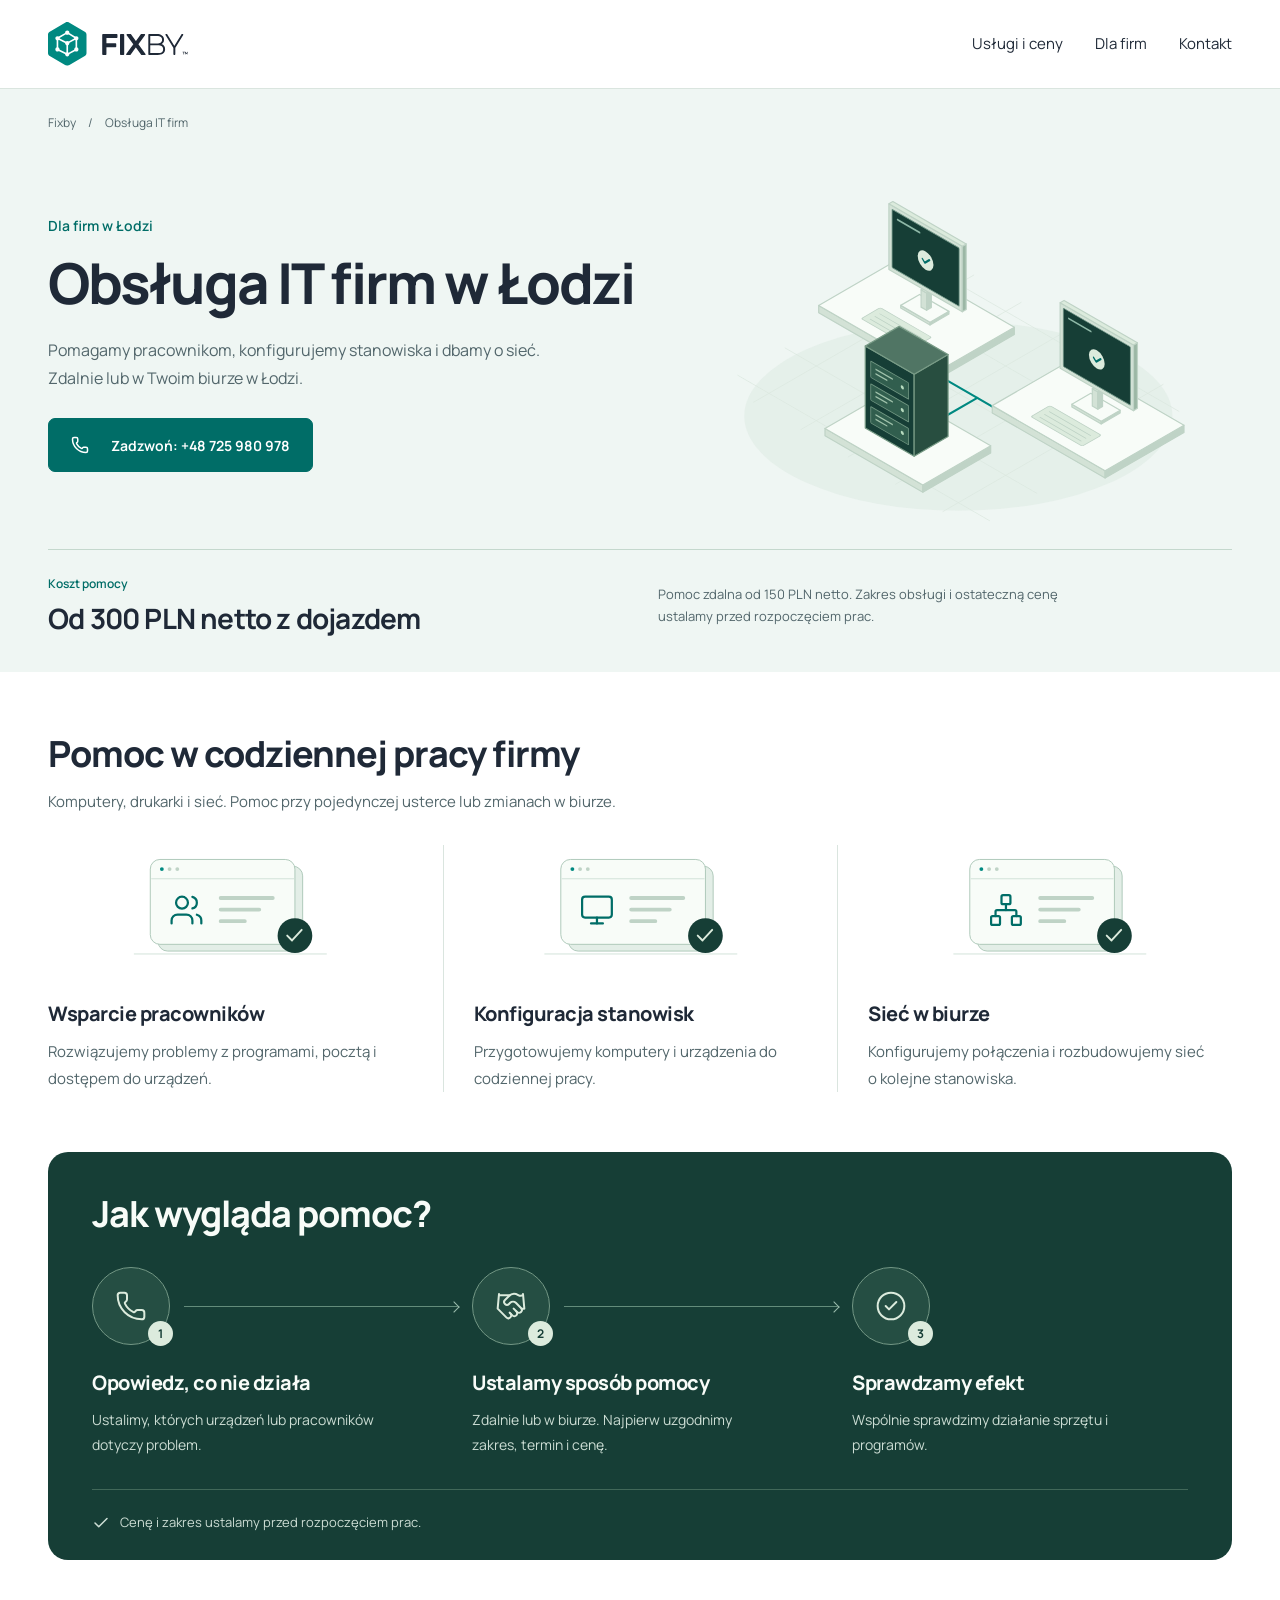
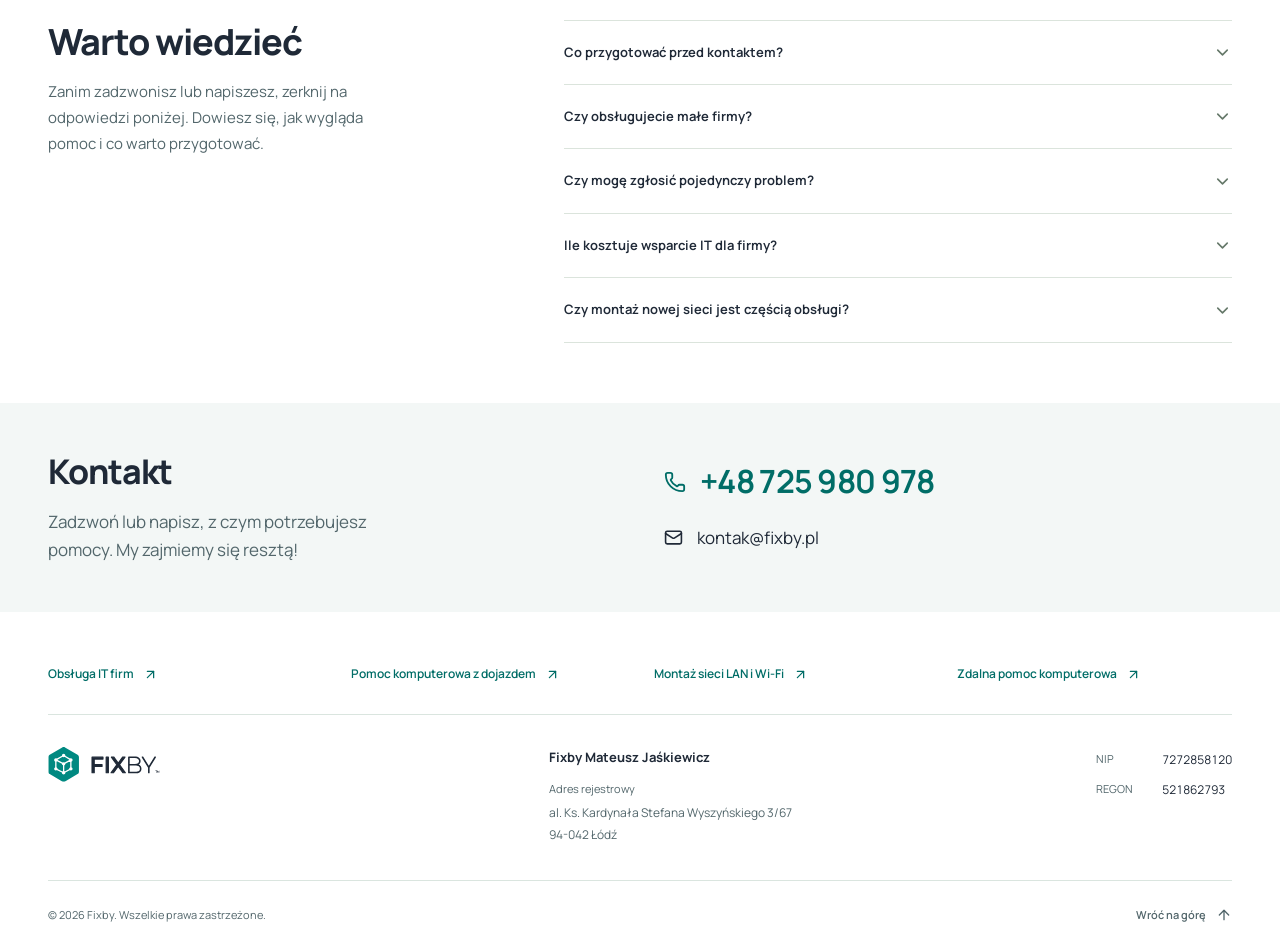
<file: obsluga-it-firm-lodz/index.html>
<!DOCTYPE html><html lang="pl" data-scroll-behavior="smooth" class="manrope_7ca0e9a7-module__9W0Djq__variable manropeextended_c3e5977b-module__oD5EBG__variable"><head><meta charSet="utf-8"/><meta name="viewport" content="width=device-width, initial-scale=1"/><link rel="preload" href="/_next/static/media/manrope_latin_ext_wght_normal.p.0-hru0xfwhnbp.woff2" as="font" crossorigin="" type="font/woff2"/><link rel="preload" href="/_next/static/media/manrope_latin_wght_normal.p.1p_a2k8qd5zhp.woff2" as="font" crossorigin="" type="font/woff2"/><link rel="preload" as="image" href="/fixby-logo.svg"/><link rel="stylesheet" href="/_next/static/chunks/31b4hx_1hznzd.css" data-precedence="next"/><link rel="stylesheet" href="/_next/static/chunks/30t13ou3c06vk.css" data-precedence="next"/><link rel="preload" as="script" fetchPriority="low" href="/_next/static/chunks/1u5zan5bs9a7v.js"/><script src="/_next/static/chunks/2k4ea2q1pj4ke.js" async=""></script><script src="/_next/static/chunks/1mh6a-0e61pyc.js" async=""></script><script src="/_next/static/chunks/turbopack-1i5o_nt40p0cd.js" async=""></script><script src="/_next/static/chunks/3fntmmi971322.js" async=""></script><script async="" src="https://www.googletagmanager.com/gtag/js?id=G-HXS91RTYBK"></script><script src="/_next/static/chunks/0vx7gkiy0pf-4.js" async=""></script><title>Obsługa IT firm w Łodzi | Fixby</title><meta name="description" content="Obsługa IT firm w Łodzi. Pomoc pracownikom, konfiguracja komputerów i sieci. Zdalnie od 150 zł netto, z dojazdem od 300 zł netto."/><meta name="application-name" content="Fixby"/><link rel="canonical" href="https://fixby.pl/obsluga-it-firm-lodz/"/><meta property="og:title" content="Obsługa IT firm w Łodzi | Fixby"/><meta property="og:description" content="Obsługa IT firm w Łodzi. Pomoc pracownikom, konfiguracja komputerów i sieci. Zdalnie od 150 zł netto, z dojazdem od 300 zł netto."/><meta property="og:url" content="https://fixby.pl/obsluga-it-firm-lodz/"/><meta property="og:site_name" content="Fixby"/><meta property="og:locale" content="pl_PL"/><meta property="og:image" content="https://fixby.pl/opengraph-image.png"/><meta property="og:image:width" content="1200"/><meta property="og:image:height" content="630"/><meta property="og:image:alt" content="Fixby — pomoc komputerowa i obsługa IT w Łodzi"/><meta property="og:type" content="website"/><meta name="twitter:card" content="summary_large_image"/><meta name="twitter:title" content="Obsługa IT firm w Łodzi | Fixby"/><meta name="twitter:description" content="Obsługa IT firm w Łodzi. Pomoc pracownikom, konfiguracja komputerów i sieci. Zdalnie od 150 zł netto, z dojazdem od 300 zł netto."/><meta name="twitter:image" content="https://fixby.pl/opengraph-image.png"/><link rel="icon" href="/favicon.ico?v=2" sizes="any"/><link rel="icon" href="/fixby-symbol-32.png" type="image/png" sizes="32x32"/><link rel="icon" href="/fixby-symbol.svg" type="image/svg+xml" sizes="any"/><script id="google-analytics">
          window.dataLayer = window.dataLayer || [];
          function gtag(){dataLayer.push(arguments);}
          gtag('js', new Date());
          gtag('config', 'G-HXS91RTYBK');
        </script><script src="/_next/static/chunks/0cz1d0mv5g_q7.js" noModule=""></script></head><body><div hidden=""><!--$--><!--/$--></div><script type="application/ld+json">{"@context":"https://schema.org","@graph":[{"@type":"LocalBusiness","@id":"https://fixby.pl/#firma","name":"Fixby","legalName":"Fixby Mateusz Jaśkiewicz","url":"https://fixby.pl/","logo":"https://fixby.pl/fixby-logo.svg","image":"https://fixby.pl/opengraph-image.png","description":"Pomoc komputerowa, obsługa IT firm oraz montaż sieci LAN i Wi-Fi. Obsługa u klienta w Łodzi i pomoc zdalna.","telephone":"+48 725 980 978","email":"kontak@fixby.pl","taxID":"7272858120","identifier":{"@type":"PropertyValue","propertyID":"REGON","value":"521862793"},"address":{"@type":"PostalAddress","streetAddress":"al. Ks. Kardynała Stefana Wyszyńskiego 3/67","postalCode":"94-042","addressLocality":"Łódź","addressCountry":"PL"},"areaServed":{"@type":"City","name":"Łódź"}},{"@type":"WebSite","@id":"https://fixby.pl/#strona","url":"https://fixby.pl/","name":"Fixby","inLanguage":"pl-PL","publisher":{"@id":"https://fixby.pl/#firma"}}]}</script><div class="page-shell"><script type="application/ld+json">{"@context":"https://schema.org","@graph":[{"@type":"Service","@id":"https://fixby.pl/obsluga-it-firm-lodz/#usluga","name":"Obsługa IT firm w Łodzi","description":"Obsługa IT firm w Łodzi. Pomoc pracownikom, konfiguracja komputerów i sieci. Zdalnie od 150 zł netto, z dojazdem od 300 zł netto.","url":"https://fixby.pl/obsluga-it-firm-lodz/","provider":{"@id":"https://fixby.pl/#firma"},"areaServed":{"@type":"City","name":"Łódź"}},{"@type":"BreadcrumbList","itemListElement":[{"@type":"ListItem","position":1,"name":"Fixby","item":"https://fixby.pl/"},{"@type":"ListItem","position":2,"name":"Obsługa IT firm","item":"https://fixby.pl/obsluga-it-firm-lodz/"}]}]}</script><a class="skip-link" href="#main">Przejdź do treści</a><header class="site-header-module__O2uXQG__header"><div class="container site-header-module__O2uXQG__inner"><a class="site-header-module__O2uXQG__logo" aria-label="Fixby, strona główna" href="/"><img src="/fixby-logo.svg" alt="Fixby" width="140" height="44"/></a><nav id="site-navigation" class="site-header-module__O2uXQG__nav" data-open="false" data-call-visible="false" aria-label="Nawigacja główna"><a href="/#uslugi">Usługi i ceny</a><a href="/#dla-firm">Dla firm</a><a href="/#kontakt">Kontakt</a></nav><a class="site-header-module__O2uXQG__call" data-visible="false" aria-hidden="true" tabindex="-1" href="tel:+48725980978" aria-label="Zadzwoń do Fixby: +48 725 980 978"><svg xmlns="http://www.w3.org/2000/svg" width="17" height="17" viewBox="0 0 24 24" fill="none" stroke="currentColor" stroke-width="2" stroke-linecap="round" stroke-linejoin="round" class="lucide lucide-phone" aria-hidden="true"><path d="M13.832 16.568a1 1 0 0 0 1.213-.303l.355-.465A2 2 0 0 1 17 15h3a2 2 0 0 1 2 2v3a2 2 0 0 1-2 2A18 18 0 0 1 2 4a2 2 0 0 1 2-2h3a2 2 0 0 1 2 2v3a2 2 0 0 1-.8 1.6l-.468.351a1 1 0 0 0-.292 1.233 14 14 0 0 0 6.392 6.384"></path></svg><span class="site-header-module__O2uXQG__number">+48 725 980 978</span><span class="site-header-module__O2uXQG__label">Zadzwoń</span></a><button class="site-header-module__O2uXQG__menuToggle" type="button" aria-label="Otwórz menu" aria-expanded="false" aria-controls="site-navigation"><svg xmlns="http://www.w3.org/2000/svg" width="23" height="23" viewBox="0 0 24 24" fill="none" stroke="currentColor" stroke-width="2" stroke-linecap="round" stroke-linejoin="round" class="lucide lucide-menu site-header-module__O2uXQG__menuIcon" aria-hidden="true"><path d="M4 5h16"></path><path d="M4 12h16"></path><path d="M4 19h16"></path></svg><svg xmlns="http://www.w3.org/2000/svg" width="23" height="23" viewBox="0 0 24 24" fill="none" stroke="currentColor" stroke-width="2" stroke-linecap="round" stroke-linejoin="round" class="lucide lucide-x site-header-module__O2uXQG__closeIcon" aria-hidden="true"><path d="M18 6 6 18"></path><path d="m6 6 12 12"></path></svg></button></div></header><main id="main" vt-name="fixby-page" vt-update="none" vt-share="fixby-route"><section class="service-module__Azj4QW__hero" aria-labelledby="service-title"><div class="container"><nav class="service-module__Azj4QW__breadcrumbs" aria-label="Ścieżka nawigacji"><a href="/">Fixby</a><span aria-hidden="true">/</span><span aria-current="page">Obsługa IT firm</span></nav><div class="service-module__Azj4QW__heroGrid"><div class="service-module__Azj4QW__heroCopy"><p class="service-module__Azj4QW__area">Dla firm w Łodzi</p><h1 id="service-title">Obsługa IT firm w Łodzi</h1><p class="service-module__Azj4QW__lead">Pomagamy pracownikom, konfigurujemy stanowiska i dbamy o sieć. Zdalnie lub w Twoim biurze w Łodzi.</p><a id="hero-call" href="tel:+48725980978" class="button"><svg xmlns="http://www.w3.org/2000/svg" width="18" height="18" viewBox="0 0 24 24" fill="none" stroke="currentColor" stroke-width="2" stroke-linecap="round" stroke-linejoin="round" class="lucide lucide-phone" aria-hidden="true"><path d="M13.832 16.568a1 1 0 0 0 1.213-.303l.355-.465A2 2 0 0 1 17 15h3a2 2 0 0 1 2 2v3a2 2 0 0 1-2 2A18 18 0 0 1 2 4a2 2 0 0 1 2-2h3a2 2 0 0 1 2 2v3a2 2 0 0 1-.8 1.6l-.468.351a1 1 0 0 0-.292 1.233 14 14 0 0 0 6.392 6.384"></path></svg> Zadzwoń: <!-- -->+48 725 980 978</a></div><div class="service-module__Azj4QW__visual"><svg class="service-module__Azj4QW__illustration" viewBox="0 0 600 400" width="600" height="400" role="img" aria-labelledby="obsluga-it-firm-lodz-art-title obsluga-it-firm-lodz-art-description" focusable="false" fill="none"><title id="obsluga-it-firm-lodz-art-title">Połączone stanowiska w biurze</title><desc id="obsluga-it-firm-lodz-art-description">Dwa komputery połączone z urządzeniem sieciowym. Zielone znaczniki na monitorach sygnalizują poprawne działanie stanowisk.</desc><g><ellipse cx="300" cy="280" rx="235" ry="104" fill="#dfece3" opacity=".55"></ellipse><g fill="none" stroke="#dbe8df" stroke-width=".8"><g><polyline points="265.36,115 542.48,275"></polyline><polyline points="317.32,125 74.84,265"></polyline></g><g><polyline points="213.4,145 490.52,305"></polyline><polyline points="369.28,155 126.80000000000001,295"></polyline></g><g><polyline points="161.44,175 438.56,335"></polyline><polyline points="421.24,185 178.76,325"></polyline></g><g><polyline points="109.47999999999999,205 386.6,365"></polyline><polyline points="473.2,215 230.72,355"></polyline></g><g><polyline points="57.52000000000001,235 334.64,395"></polyline><polyline points="525.16,245 282.68,385"></polyline></g></g></g><polyline points="258.432,162 204.74,193 320.784,260 265.36,292" fill="none" stroke="#008981" stroke-width="2.4" stroke-linecap="round" stroke-linejoin="round"></polyline><polyline points="436.828,282 397.858,304.5 320.784,260" fill="none" stroke="#008981" stroke-width="2.4" stroke-linecap="round" stroke-linejoin="round"></polyline><g stroke="#bfd3c6" stroke-width="1.3" stroke-linejoin="round"><polygon points="146.718,166.5 274.886,240.5 274.886,232.5 146.718,158.5" fill="#d3e2d6"></polygon><polygon points="361.486,190.5 274.886,240.5 274.886,232.5 361.486,182.5" fill="#bfd3c6"></polygon><polygon points="233.31799999999998,108.5 361.486,182.5 274.886,232.5 146.718,158.5" fill="#f8fcf8"></polygon></g><g stroke="#bfd3c6" stroke-width="1.3" stroke-linejoin="round"><polygon points="236.6954,161.45 268.9106,180.05 268.9106,177.05 236.6954,158.45" fill="#d3e2d6"></polygon><polygon points="289.69460000000004,168.05 268.9106,180.05 268.9106,177.05 289.69460000000004,165.05" fill="#bfd3c6"></polygon><polygon points="257.4794,146.45 289.69460000000004,165.05 268.9106,177.05 236.6954,158.45" fill="#f8fcf8"></polygon></g><g stroke="#bfd3c6" stroke-width="1.3" stroke-linejoin="round"><polygon points="259.10748,160.39 265.16948,163.89 265.16948,144.89 259.10748,141.39" fill="#d3e2d6"></polygon><polygon points="270.36548,160.89 265.16948,163.89 265.16948,144.89 270.36548,141.89" fill="#bfd3c6"></polygon><polygon points="264.30348,138.39 270.36548,141.89 265.16948,144.89 259.10748,141.39" fill="#dcebdd"></polygon></g><g stroke="#bfd3c6" stroke-width="1.3" stroke-linejoin="round"><polygon points="223.792,119 304.33,165.5 304.33,93.5 223.792,47" fill="#d3e2d6"></polygon><polygon points="308.66,163 304.33,165.5 304.33,93.5 308.66,91" fill="#9bb7a5"></polygon><polygon points="228.122,44.5 308.66,91 304.33,93.5 223.792,47" fill="#dcebdd"></polygon></g><g transform="matrix(.866 .5 0 1 223.792 119)"><rect x="4" y="-68" width="85" height="64" rx="1" fill="#163e36" stroke="#709687"></rect><path d="M11 -60h27.9" stroke="#8eb8a7" stroke-width="2" stroke-linecap="round"></path><g transform="translate(46.5 -33)"><circle r="10" fill="#dcebdd"></circle><path d="m-4 0 3 3 6-6" fill="none" stroke="#006d67" stroke-width="2" stroke-linecap="round" stroke-linejoin="round"></path></g></g><g transform="matrix(.866 .5 -.866 .5 214.26600000000002 161)" fill="#dcebdd" stroke="#bfd3c6"><rect width="65" height="24" rx="2"></rect><path d="M6 7h53M6 13h53M6 19h53"></path></g><g stroke="#bfd3c6" stroke-width="1.3" stroke-linejoin="round"><polygon points="337.238,276.5 461.076,348 461.076,340 337.238,268.5" fill="#d3e2d6"></polygon><polygon points="547.6759999999999,298 461.076,348 461.076,340 547.6759999999999,290" fill="#bfd3c6"></polygon><polygon points="423.83799999999997,218.5 547.6759999999999,290 461.076,340 337.238,268.5" fill="#f8fcf8"></polygon></g><g stroke="#bfd3c6" stroke-width="1.3" stroke-linejoin="round"><polygon points="424.6174,269.95 456.8326,288.55 456.8326,285.55 424.6174,266.95" fill="#d3e2d6"></polygon><polygon points="477.6166,276.55 456.8326,288.55 456.8326,285.55 477.6166,273.55" fill="#bfd3c6"></polygon><polygon points="445.40139999999997,254.95 477.6166,273.55 456.8326,285.55 424.6174,266.95" fill="#f8fcf8"></polygon></g><g stroke="#bfd3c6" stroke-width="1.3" stroke-linejoin="round"><polygon points="447.02948000000004,268.89 453.09148,272.39 453.09148,253.39 447.02948000000004,249.89" fill="#d3e2d6"></polygon><polygon points="458.28747999999996,269.39 453.09148,272.39 453.09148,253.39 458.28747999999996,250.39" fill="#bfd3c6"></polygon><polygon points="452.22548,246.89 458.28747999999996,250.39 453.09148,253.39 447.02948000000004,249.89" fill="#dcebdd"></polygon></g><g stroke="#bfd3c6" stroke-width="1.3" stroke-linejoin="round"><polygon points="411.714,227.5 492.252,274 492.252,202 411.714,155.5" fill="#d3e2d6"></polygon><polygon points="496.582,271.5 492.252,274 492.252,202 496.582,199.5" fill="#9bb7a5"></polygon><polygon points="416.044,153 496.582,199.5 492.252,202 411.714,155.5" fill="#dcebdd"></polygon></g><g transform="matrix(.866 .5 0 1 411.714 227.5)"><rect x="4" y="-68" width="85" height="64" rx="1" fill="#163e36" stroke="#709687"></rect><path d="M11 -60h27.9" stroke="#8eb8a7" stroke-width="2" stroke-linecap="round"></path><g transform="translate(46.5 -33)"><circle r="10" fill="#dcebdd"></circle><path d="m-4 0 3 3 6-6" fill="none" stroke="#006d67" stroke-width="2" stroke-linecap="round" stroke-linejoin="round"></path></g></g><g transform="matrix(.866 .5 -.866 .5 400.456 268.5)" fill="#dcebdd" stroke="#bfd3c6"><rect width="65" height="24" rx="2"></rect><path d="M6 7h53M6 13h53M6 19h53"></path></g><g stroke="#bfd3c6" stroke-width="1.3" stroke-linejoin="round"><polygon points="153.64600000000002,301.5 261.03,363.5 261.03,355.5 153.64600000000002,293.5" fill="#d3e2d6"></polygon><polygon points="335.506,320.5 261.03,363.5 261.03,355.5 335.506,312.5" fill="#bfd3c6"></polygon><polygon points="228.122,250.5 335.506,312.5 261.03,355.5 153.64600000000002,293.5" fill="#f8fcf8"></polygon></g><g stroke="#789b86" stroke-width="1.3" stroke-linejoin="round"><polygon points="197.812,293 251.504,324 251.504,234 197.812,203" fill="#163e36"></polygon><polygon points="288.742,302.5 251.504,324 251.504,234 288.742,212.5" fill="#284e40"></polygon><polygon points="235.05,181.5 288.742,212.5 251.504,234 197.812,203" fill="#507564"></polygon></g><g transform="matrix(.866 .5 0 1 197.812 293)"><g><rect x="7" y="-77" width="48" height="18" rx="1" fill="#315e4e" stroke="#739984"></rect><path d="M13 -71h22m-22 5h15" stroke="#a0c2ab" stroke-width="1.6"></path><circle cx="47" cy="-68" r="2" fill="#b7dbbf"></circle></g><g><rect x="7" y="-52" width="48" height="18" rx="1" fill="#315e4e" stroke="#739984"></rect><path d="M13 -46h22m-22 5h15" stroke="#a0c2ab" stroke-width="1.6"></path><circle cx="47" cy="-43" r="2" fill="#b7dbbf"></circle></g><g><rect x="7" y="-27" width="48" height="18" rx="1" fill="#315e4e" stroke="#739984"></rect><path d="M13 -21h22m-22 5h15" stroke="#a0c2ab" stroke-width="1.6"></path><circle cx="47" cy="-18" r="2" fill="#b7dbbf"></circle></g></g></svg></div><aside class="service-module__Azj4QW__price" aria-label="Cena usługi"><div><p class="service-module__Azj4QW__priceLabel">Koszt pomocy</p><strong>Od 300 PLN netto z dojazdem</strong></div><div><p>Pomoc zdalna od 150 PLN netto. Zakres obsługi i ostateczną cenę ustalamy przed rozpoczęciem prac.</p></div></aside></div></div></section><section class="service-module__Azj4QW__contentSection" aria-labelledby="scope-title"><div class="container"><div class="service-module__Azj4QW__scopeHeading"><h2 id="scope-title">Pomoc w codziennej pracy firmy</h2><p>Komputery, drukarki i sieć. Pomoc przy pojedynczej usterce lub zmianach w biurze.</p></div><div class="service-module__Azj4QW__scopeList"><article><svg viewBox="0 0 280 140" width="280" height="140" aria-hidden="true" focusable="false" fill="none"><path d="M40 113h200" stroke="#d1e1d8"></path><rect x="65" y="22" width="150" height="88" rx="10" fill="#e3eee7" stroke="#adc8b9"></rect><rect x="57" y="15" width="150" height="88" rx="10" fill="#f8fcf8" stroke="#adc8b9"></rect><path d="M58 35h148" stroke="#d1e1d8"></path><circle cx="69" cy="25" r="2" fill="#008981"></circle><circle cx="77" cy="25" r="2" fill="#bfd3c6"></circle><circle cx="85" cy="25" r="2" fill="#bfd3c6"></circle><svg xmlns="http://www.w3.org/2000/svg" width="37" height="37" viewBox="0 0 24 24" fill="none" stroke="#006d67" stroke-width="1.5" stroke-linecap="round" stroke-linejoin="round" class="lucide lucide-users" aria-hidden="true" x="76" y="49"><path d="M16 21v-2a4 4 0 0 0-4-4H6a4 4 0 0 0-4 4v2"></path><path d="M16 3.128a4 4 0 0 1 0 7.744"></path><path d="M22 21v-2a4 4 0 0 0-3-3.87"></path><circle cx="9" cy="7" r="4"></circle></svg><path d="M130 55h54m-54 12h40m-40 12h25" stroke="#bfd3c6" stroke-width="4" stroke-linecap="round"></path><circle cx="207" cy="94" r="18" fill="#163e36"></circle><path d="m199 94 5 5 10-11" stroke="#dcebdd" stroke-width="2" stroke-linecap="round" stroke-linejoin="round"></path></svg><h3>Wsparcie pracowników</h3><p>Rozwiązujemy problemy z programami, pocztą i dostępem do urządzeń.</p></article><article><svg viewBox="0 0 280 140" width="280" height="140" aria-hidden="true" focusable="false" fill="none"><path d="M40 113h200" stroke="#d1e1d8"></path><rect x="65" y="22" width="150" height="88" rx="10" fill="#e3eee7" stroke="#adc8b9"></rect><rect x="57" y="15" width="150" height="88" rx="10" fill="#f8fcf8" stroke="#adc8b9"></rect><path d="M58 35h148" stroke="#d1e1d8"></path><circle cx="69" cy="25" r="2" fill="#008981"></circle><circle cx="77" cy="25" r="2" fill="#bfd3c6"></circle><circle cx="85" cy="25" r="2" fill="#bfd3c6"></circle><svg xmlns="http://www.w3.org/2000/svg" width="37" height="37" viewBox="0 0 24 24" fill="none" stroke="#006d67" stroke-width="1.5" stroke-linecap="round" stroke-linejoin="round" class="lucide lucide-monitor" aria-hidden="true" x="76" y="49"><rect width="20" height="14" x="2" y="3" rx="2"></rect><line x1="8" x2="16" y1="21" y2="21"></line><line x1="12" x2="12" y1="17" y2="21"></line></svg><path d="M130 55h54m-54 12h40m-40 12h25" stroke="#bfd3c6" stroke-width="4" stroke-linecap="round"></path><circle cx="207" cy="94" r="18" fill="#163e36"></circle><path d="m199 94 5 5 10-11" stroke="#dcebdd" stroke-width="2" stroke-linecap="round" stroke-linejoin="round"></path></svg><h3>Konfiguracja stanowisk</h3><p>Przygotowujemy komputery i urządzenia do codziennej pracy.</p></article><article><svg viewBox="0 0 280 140" width="280" height="140" aria-hidden="true" focusable="false" fill="none"><path d="M40 113h200" stroke="#d1e1d8"></path><rect x="65" y="22" width="150" height="88" rx="10" fill="#e3eee7" stroke="#adc8b9"></rect><rect x="57" y="15" width="150" height="88" rx="10" fill="#f8fcf8" stroke="#adc8b9"></rect><path d="M58 35h148" stroke="#d1e1d8"></path><circle cx="69" cy="25" r="2" fill="#008981"></circle><circle cx="77" cy="25" r="2" fill="#bfd3c6"></circle><circle cx="85" cy="25" r="2" fill="#bfd3c6"></circle><svg xmlns="http://www.w3.org/2000/svg" width="37" height="37" viewBox="0 0 24 24" fill="none" stroke="#006d67" stroke-width="1.5" stroke-linecap="round" stroke-linejoin="round" class="lucide lucide-network" aria-hidden="true" x="76" y="49"><rect x="16" y="16" width="6" height="6" rx="1"></rect><rect x="2" y="16" width="6" height="6" rx="1"></rect><rect x="9" y="2" width="6" height="6" rx="1"></rect><path d="M5 16v-3a1 1 0 0 1 1-1h12a1 1 0 0 1 1 1v3"></path><path d="M12 12V8"></path></svg><path d="M130 55h54m-54 12h40m-40 12h25" stroke="#bfd3c6" stroke-width="4" stroke-linecap="round"></path><circle cx="207" cy="94" r="18" fill="#163e36"></circle><path d="m199 94 5 5 10-11" stroke="#dcebdd" stroke-width="2" stroke-linecap="round" stroke-linejoin="round"></path></svg><h3>Sieć w biurze</h3><p>Konfigurujemy połączenia i rozbudowujemy sieć o kolejne stanowiska.</p></article></div></div></section><section class="container service-module__Azj4QW__process" aria-labelledby="process-title"><div class="service-module__Azj4QW__processPanel"><h2 id="process-title">Jak wygląda pomoc?</h2><ol class="service-module__Azj4QW__steps"><li><div class="service-module__Azj4QW__stepArt" aria-hidden="true"><svg xmlns="http://www.w3.org/2000/svg" width="32" height="32" viewBox="0 0 24 24" fill="none" stroke="currentColor" stroke-width="1.5" stroke-linecap="round" stroke-linejoin="round" class="lucide lucide-phone" aria-hidden="true"><path d="M13.832 16.568a1 1 0 0 0 1.213-.303l.355-.465A2 2 0 0 1 17 15h3a2 2 0 0 1 2 2v3a2 2 0 0 1-2 2A18 18 0 0 1 2 4a2 2 0 0 1 2-2h3a2 2 0 0 1 2 2v3a2 2 0 0 1-.8 1.6l-.468.351a1 1 0 0 0-.292 1.233 14 14 0 0 0 6.392 6.384"></path></svg><span>1</span></div><h3>Opowiedz, co nie działa</h3><p>Ustalimy, których urządzeń lub pracowników dotyczy problem.</p></li><li><div class="service-module__Azj4QW__stepArt" aria-hidden="true"><svg xmlns="http://www.w3.org/2000/svg" width="32" height="32" viewBox="0 0 24 24" fill="none" stroke="currentColor" stroke-width="1.5" stroke-linecap="round" stroke-linejoin="round" class="lucide lucide-handshake" aria-hidden="true"><path d="m11 17 2 2a1 1 0 1 0 3-3"></path><path d="m14 14 2.5 2.5a1 1 0 1 0 3-3l-3.88-3.88a3 3 0 0 0-4.24 0l-.88.88a1 1 0 1 1-3-3l2.81-2.81a5.79 5.79 0 0 1 7.06-.87l.47.28a2 2 0 0 0 1.42.25L21 4"></path><path d="m21 3 1 11h-2"></path><path d="M3 3 2 14l6.5 6.5a1 1 0 1 0 3-3"></path><path d="M3 4h8"></path></svg><span>2</span></div><h3>Ustalamy sposób pomocy</h3><p>Zdalnie lub w biurze. Najpierw uzgodnimy zakres, termin i cenę.</p></li><li><div class="service-module__Azj4QW__stepArt" aria-hidden="true"><svg xmlns="http://www.w3.org/2000/svg" width="32" height="32" viewBox="0 0 24 24" fill="none" stroke="currentColor" stroke-width="1.5" stroke-linecap="round" stroke-linejoin="round" class="lucide lucide-circle-check" aria-hidden="true"><circle cx="12" cy="12" r="10"></circle><path d="m16 9-5.5 5.5L8 12"></path></svg><span>3</span></div><h3>Sprawdzamy efekt</h3><p>Wspólnie sprawdzimy działanie sprzętu i programów.</p></li></ol><p class="service-module__Azj4QW__processNote"><svg xmlns="http://www.w3.org/2000/svg" width="18" height="18" viewBox="0 0 24 24" fill="none" stroke="currentColor" stroke-width="2" stroke-linecap="round" stroke-linejoin="round" class="lucide lucide-check" aria-hidden="true"><path d="M20 6 9 17l-5-5"></path></svg> Cenę i zakres ustalamy przed rozpoczęciem prac.</p></div></section><section class="service-module__Azj4QW__contentSection" aria-labelledby="questions-title"><div class="container service-module__Azj4QW__scopeGrid"><div class="service-module__Azj4QW__questionsIntro"><h2 id="questions-title">Warto wiedzieć</h2><p>Zanim zadzwonisz lub napiszesz, zerknij na odpowiedzi poniżej. Dowiesz się, jak wygląda pomoc i co warto przygotować.</p></div><div class="faq-list"><details><summary>Co przygotować przed kontaktem?<svg xmlns="http://www.w3.org/2000/svg" width="19" height="19" viewBox="0 0 24 24" fill="none" stroke="currentColor" stroke-width="2" stroke-linecap="round" stroke-linejoin="round" class="lucide lucide-chevron-down" aria-hidden="true"><path d="m6 9 6 6 6-6"></path></svg></summary><p>Przygotuj krótki opis problemu, liczbę stanowisk, których dotyczy, oraz treść ewentualnego komunikatu błędu. Jeśli potrzebny będzie dojazd, podaj adres biura w Łodzi. Nie przesyłaj haseł ani poufnych danych firmy w zgłoszeniu.</p></details><details><summary>Czy obsługujecie małe firmy?<svg xmlns="http://www.w3.org/2000/svg" width="19" height="19" viewBox="0 0 24 24" fill="none" stroke="currentColor" stroke-width="2" stroke-linecap="round" stroke-linejoin="round" class="lucide lucide-chevron-down" aria-hidden="true"><path d="m6 9 6 6 6-6"></path></svg></summary><p>Tak. Pomagamy również małym firmom i osobom prowadzącym jednoosobową działalność. Zakres pomocy dobieramy do potrzeb i liczby urządzeń.</p></details><details><summary>Czy mogę zgłosić pojedynczy problem?<svg xmlns="http://www.w3.org/2000/svg" width="19" height="19" viewBox="0 0 24 24" fill="none" stroke="currentColor" stroke-width="2" stroke-linecap="round" stroke-linejoin="round" class="lucide lucide-chevron-down" aria-hidden="true"><path d="m6 9 6 6 6-6"></path></svg></summary><p>Tak. Możesz skontaktować się w sprawie konkretnej usterki, konfiguracji stanowiska lub problemu z siecią. Przed pracami ustalimy zakres zlecenia.</p></details><details><summary>Ile kosztuje wsparcie IT dla firmy?<svg xmlns="http://www.w3.org/2000/svg" width="19" height="19" viewBox="0 0 24 24" fill="none" stroke="currentColor" stroke-width="2" stroke-linecap="round" stroke-linejoin="round" class="lucide lucide-chevron-down" aria-hidden="true"><path d="m6 9 6 6 6-6"></path></svg></summary><p>Pomoc zdalna zaczyna się od 150 PLN netto, a usługi z dojazdem do firmy od 300 PLN netto. Ostateczna cena zależy od zakresu prac i jest ustalana przed rozpoczęciem zlecenia.</p></details><details><summary>Czy montaż nowej sieci jest częścią obsługi?<svg xmlns="http://www.w3.org/2000/svg" width="19" height="19" viewBox="0 0 24 24" fill="none" stroke="currentColor" stroke-width="2" stroke-linecap="round" stroke-linejoin="round" class="lucide lucide-chevron-down" aria-hidden="true"><path d="m6 9 6 6 6-6"></path></svg></summary><p>Możemy zająć się także montażem lub rozbudową sieci. Takie prace omawiamy osobno, uwzględniając pomieszczenia, liczbę stanowisk i potrzebny sprzęt.</p></details></div></div></section><section id="kontakt" class="contact-section-module__Xgmh8q__contact" aria-labelledby="contact-title"><div class="container contact-section-module__Xgmh8q__panel"><div class="contact-section-module__Xgmh8q__intro"><h2 id="contact-title">Kontakt</h2><p>Zadzwoń lub napisz, z czym potrzebujesz pomocy. My zajmiemy się resztą!</p></div><div class="contact-section-module__Xgmh8q__actions"><a class="contact-section-module__Xgmh8q__call" href="tel:+48725980978"><svg xmlns="http://www.w3.org/2000/svg" width="22" height="22" viewBox="0 0 24 24" fill="none" stroke="currentColor" stroke-width="2" stroke-linecap="round" stroke-linejoin="round" class="lucide lucide-phone" aria-hidden="true"><path d="M13.832 16.568a1 1 0 0 0 1.213-.303l.355-.465A2 2 0 0 1 17 15h3a2 2 0 0 1 2 2v3a2 2 0 0 1-2 2A18 18 0 0 1 2 4a2 2 0 0 1 2-2h3a2 2 0 0 1 2 2v3a2 2 0 0 1-.8 1.6l-.468.351a1 1 0 0 0-.292 1.233 14 14 0 0 0 6.392 6.384"></path></svg><span>+48 725 980 978</span></a><a class="contact-section-module__Xgmh8q__email" href="mailto:kontak@fixby.pl"><svg xmlns="http://www.w3.org/2000/svg" width="19" height="19" viewBox="0 0 24 24" fill="none" stroke="currentColor" stroke-width="2" stroke-linecap="round" stroke-linejoin="round" class="lucide lucide-mail" aria-hidden="true"><path d="m22 7-8.991 5.727a2 2 0 0 1-2.009 0L2 7"></path><rect x="2" y="4" width="20" height="16" rx="2"></rect></svg><span>kontak@fixby.pl</span></a></div></div></section></main><footer class="contact-section-module__Xgmh8q__footer"><div class="container"><nav class="contact-section-module__Xgmh8q__serviceLinks" aria-label="Usługi Fixby"><a href="/obsluga-it-firm-lodz/">Obsługa IT firm<svg xmlns="http://www.w3.org/2000/svg" width="15" height="15" viewBox="0 0 24 24" fill="none" stroke="currentColor" stroke-width="2" stroke-linecap="round" stroke-linejoin="round" class="lucide lucide-arrow-up-right" aria-hidden="true"><path d="M7 7h10v10"></path><path d="M7 17 17 7"></path></svg></a><a href="/pomoc-komputerowa-lodz/">Pomoc komputerowa z dojazdem<svg xmlns="http://www.w3.org/2000/svg" width="15" height="15" viewBox="0 0 24 24" fill="none" stroke="currentColor" stroke-width="2" stroke-linecap="round" stroke-linejoin="round" class="lucide lucide-arrow-up-right" aria-hidden="true"><path d="M7 7h10v10"></path><path d="M7 17 17 7"></path></svg></a><a href="/montaz-sieci-lan-wifi-lodz/">Montaż sieci LAN i Wi-Fi<svg xmlns="http://www.w3.org/2000/svg" width="15" height="15" viewBox="0 0 24 24" fill="none" stroke="currentColor" stroke-width="2" stroke-linecap="round" stroke-linejoin="round" class="lucide lucide-arrow-up-right" aria-hidden="true"><path d="M7 7h10v10"></path><path d="M7 17 17 7"></path></svg></a><a href="/zdalna-pomoc-komputerowa/">Zdalna pomoc komputerowa<svg xmlns="http://www.w3.org/2000/svg" width="15" height="15" viewBox="0 0 24 24" fill="none" stroke="currentColor" stroke-width="2" stroke-linecap="round" stroke-linejoin="round" class="lucide lucide-arrow-up-right" aria-hidden="true"><path d="M7 7h10v10"></path><path d="M7 17 17 7"></path></svg></a></nav><div class="contact-section-module__Xgmh8q__companyGrid"><div class="contact-section-module__Xgmh8q__brand"><a aria-label="Fixby — strona główna" href="/"><img src="/fixby-logo.svg" width="112" height="35" alt="Fixby"/></a></div><div class="contact-section-module__Xgmh8q__company"><p class="contact-section-module__Xgmh8q__companyName">Fixby Mateusz Jaśkiewicz</p><address><span>Adres rejestrowy</span>al. Ks. Kardynała Stefana Wyszyńskiego 3/67<br/>94-042<!-- --> <!-- -->Łódź</address></div><dl class="contact-section-module__Xgmh8q__identifiers"><div><dt>NIP</dt><dd>7272858120</dd></div><div><dt>REGON</dt><dd>521862793</dd></div></dl></div><div class="contact-section-module__Xgmh8q__footerBottom"><span>© <!-- -->2026<!-- --> Fixby. Wszelkie prawa zastrzeżone.</span><a href="#" class="contact-section-module__Xgmh8q__backTop">Wróć na górę <svg xmlns="http://www.w3.org/2000/svg" width="16" height="16" viewBox="0 0 24 24" fill="none" stroke="currentColor" stroke-width="2" stroke-linecap="round" stroke-linejoin="round" class="lucide lucide-arrow-up" aria-hidden="true"><path d="m5 12 7-7 7 7"></path><path d="M12 19V5"></path></svg></a></div></div></footer></div><!--$--><!--/$--><script src="/_next/static/chunks/1u5zan5bs9a7v.js" id="_R_" async=""></script><script>(self.__next_f=self.__next_f||[]).push([0])</script><script>self.__next_f.push([1,"1:\"$Sreact.fragment\"\n2:I[39756,[\"/_next/static/chunks/3fntmmi971322.js\"],\"default\"]\n3:I[37457,[\"/_next/static/chunks/3fntmmi971322.js\"],\"default\"]\n5:I[97367,[\"/_next/static/chunks/3fntmmi971322.js\"],\"OutletBoundary\"]\n6:\"$Sreact.suspense\"\n9:I[97367,[\"/_next/static/chunks/3fntmmi971322.js\"],\"ViewportBoundary\"]\nb:I[97367,[\"/_next/static/chunks/3fntmmi971322.js\"],\"MetadataBoundary\"]\nd:I[68027,[],\"default\",1]\n:HL[\"/_next/static/chunks/31b4hx_1hznzd.css\",\"style\"]\n:HL[\"/_next/static/media/manrope_latin_ext_wght_normal.p.0-hru0xfwhnbp.woff2\",\"font\",{\"crossOrigin\":\"\",\"type\":\"font/woff2\"}]\n:HL[\"/_next/static/media/manrope_latin_wght_normal.p.1p_a2k8qd5zhp.woff2\",\"font\",{\"crossOrigin\":\"\",\"type\":\"font/woff2\"}]\n:HL[\"/_next/static/chunks/30t13ou3c06vk.css\",\"style\"]\n8:X\n"])</script><script>self.__next_f.push([1,"0:{\"P\":null,\"c\":[\"\",\"obsluga-it-firm-lodz\",\"\"],\"q\":\"\",\"i\":false,\"f\":[[[\"\",{\"children\":[[\"slug\",\"obsluga-it-firm-lodz\",\"d\",[]],{\"children\":[\"__PAGE__\",{},\"$undefined\",\"$undefined\",4608]},\"$undefined\",\"$undefined\",4608]},\"$undefined\",\"$undefined\",4624],[[\"$\",\"$1\",\"c\",{\"children\":[[[\"$\",\"link\",\"0\",{\"rel\":\"stylesheet\",\"href\":\"/_next/static/chunks/31b4hx_1hznzd.css\",\"precedence\":\"next\",\"crossOrigin\":\"$undefined\",\"nonce\":\"$undefined\"}]],[\"$\",\"html\",null,{\"lang\":\"pl\",\"data-scroll-behavior\":\"smooth\",\"className\":\"manrope_7ca0e9a7-module__9W0Djq__variable manropeextended_c3e5977b-module__oD5EBG__variable\",\"children\":[[\"$\",\"head\",null,{\"children\":[[\"$\",\"script\",null,{\"async\":true,\"src\":\"https://www.googletagmanager.com/gtag/js?id=G-HXS91RTYBK\"}],[\"$\",\"script\",null,{\"id\":\"google-analytics\",\"dangerouslySetInnerHTML\":{\"__html\":\"\\n          window.dataLayer = window.dataLayer || [];\\n          function gtag(){dataLayer.push(arguments);}\\n          gtag('js', new Date());\\n          gtag('config', 'G-HXS91RTYBK');\\n        \"}}]]}],[\"$\",\"body\",null,{\"children\":[[\"$\",\"script\",null,{\"type\":\"application/ld+json\",\"dangerouslySetInnerHTML\":{\"__html\":\"{\\\"@context\\\":\\\"https://schema.org\\\",\\\"@graph\\\":[{\\\"@type\\\":\\\"LocalBusiness\\\",\\\"@id\\\":\\\"https://fixby.pl/#firma\\\",\\\"name\\\":\\\"Fixby\\\",\\\"legalName\\\":\\\"Fixby Mateusz Jaśkiewicz\\\",\\\"url\\\":\\\"https://fixby.pl/\\\",\\\"logo\\\":\\\"https://fixby.pl/fixby-logo.svg\\\",\\\"image\\\":\\\"https://fixby.pl/opengraph-image.png\\\",\\\"description\\\":\\\"Pomoc komputerowa, obsługa IT firm oraz montaż sieci LAN i Wi-Fi. Obsługa u klienta w Łodzi i pomoc zdalna.\\\",\\\"telephone\\\":\\\"+48 725 980 978\\\",\\\"email\\\":\\\"kontak@fixby.pl\\\",\\\"taxID\\\":\\\"7272858120\\\",\\\"identifier\\\":{\\\"@type\\\":\\\"PropertyValue\\\",\\\"propertyID\\\":\\\"REGON\\\",\\\"value\\\":\\\"521862793\\\"},\\\"address\\\":{\\\"@type\\\":\\\"PostalAddress\\\",\\\"streetAddress\\\":\\\"al. Ks. Kardynała Stefana Wyszyńskiego 3/67\\\",\\\"postalCode\\\":\\\"94-042\\\",\\\"addressLocality\\\":\\\"Łódź\\\",\\\"addressCountry\\\":\\\"PL\\\"},\\\"areaServed\\\":{\\\"@type\\\":\\\"City\\\",\\\"name\\\":\\\"Łódź\\\"}},{\\\"@type\\\":\\\"WebSite\\\",\\\"@id\\\":\\\"https://fixby.pl/#strona\\\",\\\"url\\\":\\\"https://fixby.pl/\\\",\\\"name\\\":\\\"Fixby\\\",\\\"inLanguage\\\":\\\"pl-PL\\\",\\\"publisher\\\":{\\\"@id\\\":\\\"https://fixby.pl/#firma\\\"}}]}\"}}],[\"$\",\"$L2\",null,{\"parallelRouterKey\":\"children\",\"error\":\"$undefined\",\"errorStyles\":\"$undefined\",\"errorScripts\":\"$undefined\",\"template\":[\"$\",\"$L3\",null,{}],\"templateStyles\":\"$undefined\",\"templateScripts\":\"$undefined\",\"notFound\":[[[\"$\",\"title\",null,{\"children\":\"404: This page could not be found.\"}],[\"$\",\"div\",null,{\"style\":{\"fontFamily\":\"system-ui,\\\"Segoe UI\\\",Roboto,Helvetica,Arial,sans-serif,\\\"Apple Color Emoji\\\",\\\"Segoe UI Emoji\\\"\",\"height\":\"100vh\",\"textAlign\":\"center\",\"display\":\"flex\",\"flexDirection\":\"column\",\"alignItems\":\"center\",\"justifyContent\":\"center\"},\"children\":[\"$\",\"div\",null,{\"children\":[[\"$\",\"style\",null,{\"dangerouslySetInnerHTML\":{\"__html\":\"body{color:#000;background:#fff;margin:0}.next-error-h1{border-right:1px solid rgba(0,0,0,.3)}@media (prefers-color-scheme:dark){body{color:#fff;background:#000}.next-error-h1{border-right:1px solid rgba(255,255,255,.3)}}\"}}],[\"$\",\"h1\",null,{\"className\":\"next-error-h1\",\"style\":{\"display\":\"inline-block\",\"margin\":\"0 20px 0 0\",\"padding\":\"0 23px 0 0\",\"fontSize\":24,\"fontWeight\":500,\"verticalAlign\":\"top\",\"lineHeight\":\"49px\"},\"children\":404}],[\"$\",\"div\",null,{\"style\":{\"display\":\"inline-block\"},\"children\":[\"$\",\"h2\",null,{\"style\":{\"fontSize\":14,\"fontWeight\":400,\"lineHeight\":\"49px\",\"margin\":0},\"children\":\"This page could not be found.\"}]}]]}]}]],[]],\"forbidden\":\"$undefined\",\"unauthorized\":\"$undefined\"}]]}]]}]]}],{\"children\":[[\"$\",\"$1\",\"c\",{\"children\":[null,[\"$\",\"$L2\",null,{\"parallelRouterKey\":\"children\",\"error\":\"$undefined\",\"errorStyles\":\"$undefined\",\"errorScripts\":\"$undefined\",\"template\":[\"$\",\"$L3\",null,{}],\"templateStyles\":\"$undefined\",\"templateScripts\":\"$undefined\",\"notFound\":\"$undefined\",\"forbidden\":\"$undefined\",\"unauthorized\":\"$undefined\"}]]}],{\"children\":[[\"$\",\"$1\",\"c\",{\"children\":[\"$L4\",[[\"$\",\"link\",\"0\",{\"rel\":\"stylesheet\",\"href\":\"/_next/static/chunks/30t13ou3c06vk.css\",\"precedence\":\"next\",\"crossOrigin\":\"$undefined\",\"nonce\":\"$undefined\"}],[\"$\",\"script\",\"script-0\",{\"src\":\"/_next/static/chunks/0vx7gkiy0pf-4.js\",\"async\":true,\"nonce\":\"$undefined\"}]],[\"$\",\"$L5\",null,{\"children\":[\"$\",\"$6\",null,{\"name\":\"Next.MetadataOutlet\",\"children\":\"$@7\"}]}]]}],{},null,false,null]},null,false,\"$8\"]},null,false,null],[\"$\",\"$1\",\"h\",{\"children\":[null,[\"$\",\"$L9\",null,{\"children\":\"$La\"}],[\"$\",\"div\",null,{\"hidden\":true,\"children\":[\"$\",\"$Lb\",null,{\"children\":[\"$\",\"$6\",null,{\"name\":\"Next.Metadata\",\"children\":\"$Lc\"}]}]}],null]}],false]],\"m\":\"$undefined\",\"G\":[\"$d\",[[\"$\",\"link\",\"0\",{\"rel\":\"stylesheet\",\"href\":\"/_next/static/chunks/31b4hx_1hznzd.css\",\"precedence\":\"next\",\"crossOrigin\":\"$undefined\",\"nonce\":\"$undefined\"}]]],\"S\":true,\"h\":null,\"r\":\"$undefined\",\"s\":\"$undefined\",\"a\":\"$undefined\",\"l\":\"$undefined\",\"p\":\"$undefined\",\"d\":\"$undefined\",\"b\":\"aw5Gy8CJ3OpkGDGYUyP3N\"}\n"])</script><script>self.__next_f.push([1,"e:I[48303,[\"/_next/static/chunks/0vx7gkiy0pf-4.js\"],\"SiteHeader\"]\nf:\"$Sreact.view_transition\"\n10:I[22016,[\"/_next/static/chunks/0vx7gkiy0pf-4.js\"],\"\"]\n11:I[5014,[\"/_next/static/chunks/0vx7gkiy0pf-4.js\"],\"default\"]\n8:C\n"])</script><script>self.__next_f.push([1,"4:[\"$\",\"div\",null,{\"className\":\"page-shell\",\"children\":[[\"$\",\"script\",null,{\"type\":\"application/ld+json\",\"dangerouslySetInnerHTML\":{\"__html\":\"{\\\"@context\\\":\\\"https://schema.org\\\",\\\"@graph\\\":[{\\\"@type\\\":\\\"Service\\\",\\\"@id\\\":\\\"https://fixby.pl/obsluga-it-firm-lodz/#usluga\\\",\\\"name\\\":\\\"Obsługa IT firm w Łodzi\\\",\\\"description\\\":\\\"Obsługa IT firm w Łodzi. Pomoc pracownikom, konfiguracja komputerów i sieci. Zdalnie od 150 zł netto, z dojazdem od 300 zł netto.\\\",\\\"url\\\":\\\"https://fixby.pl/obsluga-it-firm-lodz/\\\",\\\"provider\\\":{\\\"@id\\\":\\\"https://fixby.pl/#firma\\\"},\\\"areaServed\\\":{\\\"@type\\\":\\\"City\\\",\\\"name\\\":\\\"Łódź\\\"}},{\\\"@type\\\":\\\"BreadcrumbList\\\",\\\"itemListElement\\\":[{\\\"@type\\\":\\\"ListItem\\\",\\\"position\\\":1,\\\"name\\\":\\\"Fixby\\\",\\\"item\\\":\\\"https://fixby.pl/\\\"},{\\\"@type\\\":\\\"ListItem\\\",\\\"position\\\":2,\\\"name\\\":\\\"Obsługa IT firm\\\",\\\"item\\\":\\\"https://fixby.pl/obsluga-it-firm-lodz/\\\"}]}]}\"}}],[\"$\",\"a\",null,{\"className\":\"skip-link\",\"href\":\"#main\",\"children\":\"Przejdź do treści\"}],[\"$\",\"$Le\",null,{}],[\"$\",\"$f\",\"obsluga-it-firm-lodz\",{\"name\":\"fixby-page\",\"share\":\"fixby-route\",\"enter\":\"fixby-route\",\"exit\":\"fixby-route\",\"default\":\"none\",\"children\":[\"$\",\"main\",null,{\"id\":\"main\",\"children\":[[\"$\",\"section\",null,{\"className\":\"service-module__Azj4QW__hero\",\"aria-labelledby\":\"service-title\",\"children\":[\"$\",\"div\",null,{\"className\":\"container\",\"children\":[[\"$\",\"nav\",null,{\"className\":\"service-module__Azj4QW__breadcrumbs\",\"aria-label\":\"Ścieżka nawigacji\",\"children\":[[\"$\",\"$L10\",null,{\"href\":\"/\",\"children\":\"Fixby\"}],[\"$\",\"span\",null,{\"aria-hidden\":\"true\",\"children\":\"/\"}],[\"$\",\"span\",null,{\"aria-current\":\"page\",\"children\":\"Obsługa IT firm\"}]]}],[\"$\",\"div\",null,{\"className\":\"service-module__Azj4QW__heroGrid\",\"children\":[[\"$\",\"div\",null,{\"className\":\"service-module__Azj4QW__heroCopy\",\"children\":[[\"$\",\"p\",null,{\"className\":\"service-module__Azj4QW__area\",\"children\":\"Dla firm w Łodzi\"}],[\"$\",\"h1\",null,{\"id\":\"service-title\",\"children\":\"Obsługa IT firm w Łodzi\"}],[\"$\",\"p\",null,{\"className\":\"service-module__Azj4QW__lead\",\"children\":\"Pomagamy pracownikom, konfigurujemy stanowiska i dbamy o sieć. Zdalnie lub w Twoim biurze w Łodzi.\"}],[\"$\",\"a\",null,{\"id\":\"hero-call\",\"href\":\"tel:+48725980978\",\"className\":\"button\",\"children\":[[\"$\",\"$L11\",null,{\"ref\":\"$undefined\",\"iconNode\":[[\"path\",{\"d\":\"M13.832 16.568a1 1 0 0 0 1.213-.303l.355-.465A2 2 0 0 1 17 15h3a2 2 0 0 1 2 2v3a2 2 0 0 1-2 2A18 18 0 0 1 2 4a2 2 0 0 1 2-2h3a2 2 0 0 1 2 2v3a2 2 0 0 1-.8 1.6l-.468.351a1 1 0 0 0-.292 1.233 14 14 0 0 0 6.392 6.384\",\"key\":\"9njp5v\"}]],\"className\":\"lucide-phone\",\"size\":18}],\" Zadzwoń: \",\"+48 725 980 978\"]}]]}],[\"$\",\"div\",null,{\"className\":\"service-module__Azj4QW__visual\",\"children\":[\"$\",\"svg\",null,{\"className\":\"service-module__Azj4QW__illustration\",\"viewBox\":\"0 0 600 400\",\"width\":\"600\",\"height\":\"400\",\"role\":\"img\",\"aria-labelledby\":\"obsluga-it-firm-lodz-art-title obsluga-it-firm-lodz-art-description\",\"focusable\":\"false\",\"fill\":\"none\",\"children\":[[\"$\",\"title\",null,{\"id\":\"obsluga-it-firm-lodz-art-title\",\"children\":\"Połączone stanowiska w biurze\"}],[\"$\",\"desc\",null,{\"id\":\"obsluga-it-firm-lodz-art-description\",\"children\":\"Dwa komputery połączone z urządzeniem sieciowym. Zielone znaczniki na monitorach sygnalizują poprawne działanie stanowisk.\"}],[\"$\",\"g\",null,{\"children\":[[\"$\",\"ellipse\",null,{\"cx\":\"300\",\"cy\":\"280\",\"rx\":\"235\",\"ry\":\"104\",\"fill\":\"#dfece3\",\"opacity\":\".55\"}],[\"$\",\"g\",null,{\"fill\":\"none\",\"stroke\":\"#dbe8df\",\"strokeWidth\":\".8\",\"children\":[[\"$\",\"g\",\"-120\",{\"children\":[[\"$\",\"polyline\",null,{\"points\":\"265.36,115 542.48,275\"}],[\"$\",\"polyline\",null,{\"points\":\"317.32,125 74.84,265\"}]]}],[\"$\",\"g\",\"-60\",{\"children\":[[\"$\",\"polyline\",null,{\"points\":\"213.4,145 490.52,305\"}],[\"$\",\"polyline\",null,{\"points\":\"369.28,155 126.80000000000001,295\"}]]}],[\"$\",\"g\",\"0\",{\"children\":[[\"$\",\"polyline\",null,{\"points\":\"161.44,175 438.56,335\"}],[\"$\",\"polyline\",null,{\"points\":\"421.24,185 178.76,325\"}]]}],[\"$\",\"g\",\"60\",{\"children\":[[\"$\",\"polyline\",null,{\"points\":\"109.47999999999999,205 386.6,365\"}],[\"$\",\"polyline\",null,{\"points\":\"473.2,215 230.72,355\"}]]}],[\"$\",\"g\",\"120\",{\"children\":[[\"$\",\"polyline\",null,{\"points\":\"57.52000000000001,235 334.64,395\"}],[\"$\",\"polyline\",null,{\"points\":\"525.16,245 282.68,385\"}]]}]]}]]}],[[\"$\",\"polyline\",null,{\"points\":\"258.432,162 204.74,193 320.784,260 265.36,292\",\"fill\":\"none\",\"stroke\":\"#008981\",\"strokeWidth\":\"2.4\",\"strokeLinecap\":\"round\",\"strokeLinejoin\":\"round\"}],\"$L12\",\"$L13\",\"$L14\",\"$L15\",\"$L16\",\"$L17\",\"$L18\",\"$L19\",\"$L1a\",\"$L1b\"]]}]}],\"$L1c\"]}]]}]}],\"$L1d\",\"$L1e\",\"$L1f\",\"$L20\"]}]}],\"$L21\"]}]\n"])</script><script>self.__next_f.push([1,"23:I[49844,[\"/_next/static/chunks/0vx7gkiy0pf-4.js\"],\"FaqItem\"]\n:HL[\"/fixby-logo.svg\",\"image\"]\n12:[\"$\",\"polyline\",null,{\"points\":\"436.828,282 397.858,304.5 320.784,260\",\"fill\":\"none\",\"stroke\":\"#008981\",\"strokeWidth\":\"2.4\",\"strokeLinecap\":\"round\",\"strokeLinejoin\":\"round\"}]\n13:[\"$\",\"g\",null,{\"stroke\":\"#bfd3c6\",\"strokeWidth\":\"1.3\",\"strokeLinejoin\":\"round\",\"children\":[[\"$\",\"polygon\",null,{\"points\":\"146.718,166.5 274.886,240.5 274.886,232.5 146.718,158.5\",\"fill\":\"#d3e2d6\"}],[\"$\",\"polygon\",null,{\"points\":\"361.486,190.5 274.886,240.5 274.886,232.5 361.486,182.5\",\"fill\":\"#bfd3c6\"}],[\"$\",\"polygon\",null,{\"points\":\"233.31799999999998,108.5 361.486,182.5 274.886,232.5 146.718,158.5\",\"fill\":\"#f8fcf8\"}]]}]\n"])</script><script>self.__next_f.push([1,"14:[[\"$\",\"g\",null,{\"stroke\":\"#bfd3c6\",\"strokeWidth\":\"1.3\",\"strokeLinejoin\":\"round\",\"children\":[[\"$\",\"polygon\",null,{\"points\":\"236.6954,161.45 268.9106,180.05 268.9106,177.05 236.6954,158.45\",\"fill\":\"#d3e2d6\"}],[\"$\",\"polygon\",null,{\"points\":\"289.69460000000004,168.05 268.9106,180.05 268.9106,177.05 289.69460000000004,165.05\",\"fill\":\"#bfd3c6\"}],[\"$\",\"polygon\",null,{\"points\":\"257.4794,146.45 289.69460000000004,165.05 268.9106,177.05 236.6954,158.45\",\"fill\":\"#f8fcf8\"}]]}],[\"$\",\"g\",null,{\"stroke\":\"#bfd3c6\",\"strokeWidth\":\"1.3\",\"strokeLinejoin\":\"round\",\"children\":[[\"$\",\"polygon\",null,{\"points\":\"259.10748,160.39 265.16948,163.89 265.16948,144.89 259.10748,141.39\",\"fill\":\"#d3e2d6\"}],[\"$\",\"polygon\",null,{\"points\":\"270.36548,160.89 265.16948,163.89 265.16948,144.89 270.36548,141.89\",\"fill\":\"#bfd3c6\"}],[\"$\",\"polygon\",null,{\"points\":\"264.30348,138.39 270.36548,141.89 265.16948,144.89 259.10748,141.39\",\"fill\":\"#dcebdd\"}]]}],[[\"$\",\"g\",null,{\"stroke\":\"#bfd3c6\",\"strokeWidth\":\"1.3\",\"strokeLinejoin\":\"round\",\"children\":[[\"$\",\"polygon\",null,{\"points\":\"223.792,119 304.33,165.5 304.33,93.5 223.792,47\",\"fill\":\"#d3e2d6\"}],[\"$\",\"polygon\",null,{\"points\":\"308.66,163 304.33,165.5 304.33,93.5 308.66,91\",\"fill\":\"#9bb7a5\"}],[\"$\",\"polygon\",null,{\"points\":\"228.122,44.5 308.66,91 304.33,93.5 223.792,47\",\"fill\":\"#dcebdd\"}]]}],[\"$\",\"g\",null,{\"transform\":\"matrix(.866 .5 0 1 223.792 119)\",\"children\":[[\"$\",\"rect\",null,{\"x\":\"4\",\"y\":-68,\"width\":85,\"height\":64,\"rx\":\"1\",\"fill\":\"#163e36\",\"stroke\":\"#709687\"}],[\"$\",\"path\",null,{\"d\":\"M11 -60h27.9\",\"stroke\":\"#8eb8a7\",\"strokeWidth\":\"2\",\"strokeLinecap\":\"round\"}],[\"$\",\"g\",null,{\"transform\":\"translate(46.5 -33)\",\"children\":[[\"$\",\"circle\",null,{\"r\":10,\"fill\":\"#dcebdd\"}],[\"$\",\"path\",null,{\"d\":\"m-4 0 3 3 6-6\",\"fill\":\"none\",\"stroke\":\"#006d67\",\"strokeWidth\":\"2\",\"strokeLinecap\":\"round\",\"strokeLinejoin\":\"round\"}]]}]]}]]]\n"])</script><script>self.__next_f.push([1,"15:[\"$\",\"g\",null,{\"transform\":\"matrix(.866 .5 -.866 .5 214.26600000000002 161)\",\"fill\":\"#dcebdd\",\"stroke\":\"#bfd3c6\",\"children\":[[\"$\",\"rect\",null,{\"width\":\"65\",\"height\":\"24\",\"rx\":\"2\"}],[\"$\",\"path\",null,{\"d\":\"M6 7h53M6 13h53M6 19h53\"}]]}]\n16:[\"$\",\"g\",null,{\"stroke\":\"#bfd3c6\",\"strokeWidth\":\"1.3\",\"strokeLinejoin\":\"round\",\"children\":[[\"$\",\"polygon\",null,{\"points\":\"337.238,276.5 461.076,348 461.076,340 337.238,268.5\",\"fill\":\"#d3e2d6\"}],[\"$\",\"polygon\",null,{\"points\":\"547.6759999999999,298 461.076,348 461.076,340 547.6759999999999,290\",\"fill\":\"#bfd3c6\"}],[\"$\",\"polygon\",null,{\"points\":\"423.83799999999997,218.5 547.6759999999999,290 461.076,340 337.238,268.5\",\"fill\":\"#f8fcf8\"}]]}]\n"])</script><script>self.__next_f.push([1,"17:[[\"$\",\"g\",null,{\"stroke\":\"#bfd3c6\",\"strokeWidth\":\"1.3\",\"strokeLinejoin\":\"round\",\"children\":[[\"$\",\"polygon\",null,{\"points\":\"424.6174,269.95 456.8326,288.55 456.8326,285.55 424.6174,266.95\",\"fill\":\"#d3e2d6\"}],[\"$\",\"polygon\",null,{\"points\":\"477.6166,276.55 456.8326,288.55 456.8326,285.55 477.6166,273.55\",\"fill\":\"#bfd3c6\"}],[\"$\",\"polygon\",null,{\"points\":\"445.40139999999997,254.95 477.6166,273.55 456.8326,285.55 424.6174,266.95\",\"fill\":\"#f8fcf8\"}]]}],[\"$\",\"g\",null,{\"stroke\":\"#bfd3c6\",\"strokeWidth\":\"1.3\",\"strokeLinejoin\":\"round\",\"children\":[[\"$\",\"polygon\",null,{\"points\":\"447.02948000000004,268.89 453.09148,272.39 453.09148,253.39 447.02948000000004,249.89\",\"fill\":\"#d3e2d6\"}],[\"$\",\"polygon\",null,{\"points\":\"458.28747999999996,269.39 453.09148,272.39 453.09148,253.39 458.28747999999996,250.39\",\"fill\":\"#bfd3c6\"}],[\"$\",\"polygon\",null,{\"points\":\"452.22548,246.89 458.28747999999996,250.39 453.09148,253.39 447.02948000000004,249.89\",\"fill\":\"#dcebdd\"}]]}],[[\"$\",\"g\",null,{\"stroke\":\"#bfd3c6\",\"strokeWidth\":\"1.3\",\"strokeLinejoin\":\"round\",\"children\":[[\"$\",\"polygon\",null,{\"points\":\"411.714,227.5 492.252,274 492.252,202 411.714,155.5\",\"fill\":\"#d3e2d6\"}],[\"$\",\"polygon\",null,{\"points\":\"496.582,271.5 492.252,274 492.252,202 496.582,199.5\",\"fill\":\"#9bb7a5\"}],[\"$\",\"polygon\",null,{\"points\":\"416.044,153 496.582,199.5 492.252,202 411.714,155.5\",\"fill\":\"#dcebdd\"}]]}],[\"$\",\"g\",null,{\"transform\":\"matrix(.866 .5 0 1 411.714 227.5)\",\"children\":[[\"$\",\"rect\",null,{\"x\":\"4\",\"y\":-68,\"width\":85,\"height\":64,\"rx\":\"1\",\"fill\":\"#163e36\",\"stroke\":\"#709687\"}],[\"$\",\"path\",null,{\"d\":\"M11 -60h27.9\",\"stroke\":\"#8eb8a7\",\"strokeWidth\":\"2\",\"strokeLinecap\":\"round\"}],[\"$\",\"g\",null,{\"transform\":\"translate(46.5 -33)\",\"children\":[[\"$\",\"circle\",null,{\"r\":10,\"fill\":\"#dcebdd\"}],[\"$\",\"path\",null,{\"d\":\"m-4 0 3 3 6-6\",\"fill\":\"none\",\"stroke\":\"#006d67\",\"strokeWidth\":\"2\",\"strokeLinecap\":\"round\",\"strokeLinejoin\":\"round\"}]]}]]}]]]\n"])</script><script>self.__next_f.push([1,"18:[\"$\",\"g\",null,{\"transform\":\"matrix(.866 .5 -.866 .5 400.456 268.5)\",\"fill\":\"#dcebdd\",\"stroke\":\"#bfd3c6\",\"children\":[[\"$\",\"rect\",null,{\"width\":\"65\",\"height\":\"24\",\"rx\":\"2\"}],[\"$\",\"path\",null,{\"d\":\"M6 7h53M6 13h53M6 19h53\"}]]}]\n19:[\"$\",\"g\",null,{\"stroke\":\"#bfd3c6\",\"strokeWidth\":\"1.3\",\"strokeLinejoin\":\"round\",\"children\":[[\"$\",\"polygon\",null,{\"points\":\"153.64600000000002,301.5 261.03,363.5 261.03,355.5 153.64600000000002,293.5\",\"fill\":\"#d3e2d6\"}],[\"$\",\"polygon\",null,{\"points\":\"335.506,320.5 261.03,363.5 261.03,355.5 335.506,312.5\",\"fill\":\"#bfd3c6\"}],[\"$\",\"polygon\",null,{\"points\":\"228.122,250.5 335.506,312.5 261.03,355.5 153.64600000000002,293.5\",\"fill\":\"#f8fcf8\"}]]}]\n1a:[\"$\",\"g\",null,{\"stroke\":\"#789b86\",\"strokeWidth\":\"1.3\",\"strokeLinejoin\":\"round\",\"children\":[[\"$\",\"polygon\",null,{\"points\":\"197.812,293 251.504,324 251.504,234 197.812,203\",\"fill\":\"#163e36\"}],[\"$\",\"polygon\",null,{\"points\":\"288.742,302.5 251.504,324 251.504,234 288.742,212.5\",\"fill\":\"#284e40\"}],[\"$\",\"polygon\",null,{\"points\":\"235.05,181.5 288.742,212.5 251.504,234 197.812,203\",\"fill\":\"#507564\"}]]}]\n1b:[\"$\",\"g\",null,{\"transform\":\"matrix(.866 .5 0 1 197.812 293)\",\"children\":[[\"$\",\"g\",\"-77\",{\"children\":[[\"$\",\"rect\",null,{\"x\":\"7\",\"y\":-77,\"width\":\"48\",\"height\":\"18\",\"rx\":\"1\",\"fill\":\"#315e4e\",\"stroke\":\"#739984\"}],[\"$\",\"path\",null,{\"d\":\"M13 -71h22m-22 5h15\",\"stroke\":\"#a0c2ab\",\"strokeWidth\":\"1.6\"}],[\"$\",\"circle\",null,{\"cx\":\"47\",\"cy\":-68,\"r\":\"2\",\"fill\":\"#b7dbbf\"}]]}],[\"$\",\"g\",\"-52\",{\"children\":[[\"$\",\"rect\",null,{\"x\":\"7\",\"y\":-52,\"width\":\"48\",\"height\":\"18\",\"rx\":\"1\",\"fill\":\"#315e4e\",\"stroke\":\"#739984\"}],[\"$\",\"path\",null,{\"d\":\"M13 -46h22m-22 5h15\",\"stroke\":\"#a0c2ab\",\"strokeWidth\":\"1.6\"}],[\"$\",\"circle\",null,{\"cx\":\"47\",\"cy\":-43,\"r\":\"2\",\"fill\":\"#b7dbbf\"}]]}],[\"$\",\"g\",\"-27\",{\"children\":[[\"$\",\"rect\",null,{\"x\":\"7\",\"y\":-27,\"width\":\"48\",\"height\":\"18\",\"rx\":\"1\",\"fill\":\"#315e4e\",\"stroke\":\"#739984\"}],[\"$\",\"path\",null,{\"d\":\"M13 -21h22m-22 5h15\",\"stroke\":\"#a0c2ab\",\"strokeWidth\":\"1.6\"}],[\"$\",\"circle\",null,{\"cx\":\"47\",\"cy\":-18,\"r\":\"2\",\"fill\":\"#b7dbbf\"}]]}]]}]\n1c:[\"$\",\"aside\",null,{\"className\":\"service-module__Azj4QW__price\",\"aria-label\":\"Cena usługi\",\"children\":[[\"$\",\"div\",null,{\"children\":[[\"$\",\"p\",null,{\"className\":\"service-module__Azj4QW__priceLabel\",\"children\":\"Koszt pomocy\"}],[\"$\",\"strong\",null,{\"children\":\"Od 300 PLN netto z dojazdem\"}]]}],[\"$\",\"div\",null,{\"children\":[\"$\",\"p\",null,{\"children\":\"Pomoc zdalna od 150 PLN netto. Zakres obsługi i ostateczną cenę ustalamy przed rozpoczęciem prac.\"}]}]]}]\n"])</script><script>self.__next_f.push([1,"1d:[\"$\",\"section\",null,{\"className\":\"service-module__Azj4QW__contentSection\",\"aria-labelledby\":\"scope-title\",\"children\":[\"$\",\"div\",null,{\"className\":\"container\",\"children\":[[\"$\",\"div\",null,{\"className\":\"service-module__Azj4QW__scopeHeading\",\"children\":[[\"$\",\"h2\",null,{\"id\":\"scope-title\",\"children\":\"Pomoc w codziennej pracy firmy\"}],[\"$\",\"p\",null,{\"children\":\"Komputery, drukarki i sieć. Pomoc przy pojedynczej usterce lub zmianach w biurze.\"}]]}],[\"$\",\"div\",null,{\"className\":\"service-module__Azj4QW__scopeList\",\"children\":[[\"$\",\"article\",\"Wsparcie pracowników\",{\"children\":[[\"$\",\"svg\",null,{\"viewBox\":\"0 0 280 140\",\"width\":\"280\",\"height\":\"140\",\"aria-hidden\":\"true\",\"focusable\":\"false\",\"fill\":\"none\",\"children\":[[\"$\",\"path\",null,{\"d\":\"M40 113h200\",\"stroke\":\"#d1e1d8\"}],[\"$\",\"rect\",null,{\"x\":\"65\",\"y\":\"22\",\"width\":\"150\",\"height\":\"88\",\"rx\":\"10\",\"fill\":\"#e3eee7\",\"stroke\":\"#adc8b9\"}],[\"$\",\"rect\",null,{\"x\":\"57\",\"y\":\"15\",\"width\":\"150\",\"height\":\"88\",\"rx\":\"10\",\"fill\":\"#f8fcf8\",\"stroke\":\"#adc8b9\"}],[\"$\",\"path\",null,{\"d\":\"M58 35h148\",\"stroke\":\"#d1e1d8\"}],[\"$\",\"circle\",null,{\"cx\":\"69\",\"cy\":\"25\",\"r\":\"2\",\"fill\":\"#008981\"}],[\"$\",\"circle\",null,{\"cx\":\"77\",\"cy\":\"25\",\"r\":\"2\",\"fill\":\"#bfd3c6\"}],[\"$\",\"circle\",null,{\"cx\":\"85\",\"cy\":\"25\",\"r\":\"2\",\"fill\":\"#bfd3c6\"}],[\"$\",\"$L11\",null,{\"ref\":\"$undefined\",\"iconNode\":[[\"path\",{\"d\":\"M16 21v-2a4 4 0 0 0-4-4H6a4 4 0 0 0-4 4v2\",\"key\":\"1yyitq\"}],[\"path\",{\"d\":\"M16 3.128a4 4 0 0 1 0 7.744\",\"key\":\"16gr8j\"}],[\"path\",{\"d\":\"M22 21v-2a4 4 0 0 0-3-3.87\",\"key\":\"kshegd\"}],[\"circle\",{\"cx\":\"9\",\"cy\":\"7\",\"r\":\"4\",\"key\":\"nufk8\"}]],\"className\":\"lucide-users\",\"x\":\"76\",\"y\":\"49\",\"width\":\"37\",\"height\":\"37\",\"stroke\":\"#006d67\",\"strokeWidth\":\"1.5\"}],[\"$\",\"path\",null,{\"d\":\"M130 55h54m-54 12h40m-40 12h25\",\"stroke\":\"#bfd3c6\",\"strokeWidth\":\"4\",\"strokeLinecap\":\"round\"}],[\"$\",\"circle\",null,{\"cx\":\"207\",\"cy\":\"94\",\"r\":\"18\",\"fill\":\"#163e36\"}],[\"$\",\"path\",null,{\"d\":\"m199 94 5 5 10-11\",\"stroke\":\"#dcebdd\",\"strokeWidth\":\"2\",\"strokeLinecap\":\"round\",\"strokeLinejoin\":\"round\"}]]}],[\"$\",\"h3\",null,{\"children\":\"Wsparcie pracowników\"}],[\"$\",\"p\",null,{\"children\":\"Rozwiązujemy problemy z programami, pocztą i dostępem do urządzeń.\"}]]}],[\"$\",\"article\",\"Konfiguracja stanowisk\",{\"children\":[[\"$\",\"svg\",null,{\"viewBox\":\"0 0 280 140\",\"width\":\"280\",\"height\":\"140\",\"aria-hidden\":\"true\",\"focusable\":\"false\",\"fill\":\"none\",\"children\":[[\"$\",\"path\",null,{\"d\":\"M40 113h200\",\"stroke\":\"#d1e1d8\"}],[\"$\",\"rect\",null,{\"x\":\"65\",\"y\":\"22\",\"width\":\"150\",\"height\":\"88\",\"rx\":\"10\",\"fill\":\"#e3eee7\",\"stroke\":\"#adc8b9\"}],[\"$\",\"rect\",null,{\"x\":\"57\",\"y\":\"15\",\"width\":\"150\",\"height\":\"88\",\"rx\":\"10\",\"fill\":\"#f8fcf8\",\"stroke\":\"#adc8b9\"}],[\"$\",\"path\",null,{\"d\":\"M58 35h148\",\"stroke\":\"#d1e1d8\"}],[\"$\",\"circle\",null,{\"cx\":\"69\",\"cy\":\"25\",\"r\":\"2\",\"fill\":\"#008981\"}],[\"$\",\"circle\",null,{\"cx\":\"77\",\"cy\":\"25\",\"r\":\"2\",\"fill\":\"#bfd3c6\"}],[\"$\",\"circle\",null,{\"cx\":\"85\",\"cy\":\"25\",\"r\":\"2\",\"fill\":\"#bfd3c6\"}],[\"$\",\"$L11\",null,{\"ref\":\"$undefined\",\"iconNode\":[[\"rect\",{\"width\":\"20\",\"height\":\"14\",\"x\":\"2\",\"y\":\"3\",\"rx\":\"2\",\"key\":\"48i651\"}],[\"line\",{\"x1\":\"8\",\"x2\":\"16\",\"y1\":\"21\",\"y2\":\"21\",\"key\":\"1svkeh\"}],[\"line\",{\"x1\":\"12\",\"x2\":\"12\",\"y1\":\"17\",\"y2\":\"21\",\"key\":\"vw1qmm\"}]],\"className\":\"lucide-monitor\",\"x\":\"76\",\"y\":\"49\",\"width\":\"37\",\"height\":\"37\",\"stroke\":\"#006d67\",\"strokeWidth\":\"1.5\"}],[\"$\",\"path\",null,{\"d\":\"M130 55h54m-54 12h40m-40 12h25\",\"stroke\":\"#bfd3c6\",\"strokeWidth\":\"4\",\"strokeLinecap\":\"round\"}],[\"$\",\"circle\",null,{\"cx\":\"207\",\"cy\":\"94\",\"r\":\"18\",\"fill\":\"#163e36\"}],[\"$\",\"path\",null,{\"d\":\"m199 94 5 5 10-11\",\"stroke\":\"#dcebdd\",\"strokeWidth\":\"2\",\"strokeLinecap\":\"round\",\"strokeLinejoin\":\"round\"}]]}],[\"$\",\"h3\",null,{\"children\":\"Konfiguracja stanowisk\"}],[\"$\",\"p\",null,{\"children\":\"Przygotowujemy komputery i urządzenia do codziennej pracy.\"}]]}],[\"$\",\"article\",\"Sieć w biurze\",{\"children\":[[\"$\",\"svg\",null,{\"viewBox\":\"0 0 280 140\",\"width\":\"280\",\"height\":\"140\",\"aria-hidden\":\"true\",\"focusable\":\"false\",\"fill\":\"none\",\"children\":[[\"$\",\"path\",null,{\"d\":\"M40 113h200\",\"stroke\":\"#d1e1d8\"}],[\"$\",\"rect\",null,{\"x\":\"65\",\"y\":\"22\",\"width\":\"150\",\"height\":\"88\",\"rx\":\"10\",\"fill\":\"#e3eee7\",\"stroke\":\"#adc8b9\"}],[\"$\",\"rect\",null,{\"x\":\"57\",\"y\":\"15\",\"width\":\"150\",\"height\":\"88\",\"rx\":\"10\",\"fill\":\"#f8fcf8\",\"stroke\":\"#adc8b9\"}],[\"$\",\"path\",null,{\"d\":\"M58 35h148\",\"stroke\":\"#d1e1d8\"}],[\"$\",\"circle\",null,{\"cx\":\"69\",\"cy\":\"25\",\"r\":\"2\",\"fill\":\"#008981\"}],[\"$\",\"circle\",null,{\"cx\":\"77\",\"cy\":\"25\",\"r\":\"2\",\"fill\":\"#bfd3c6\"}],[\"$\",\"circle\",null,{\"cx\":\"85\",\"cy\":\"25\",\"r\":\"2\",\"fill\":\"#bfd3c6\"}],[\"$\",\"$L11\",null,{\"ref\":\"$undefined\",\"iconNode\":[[\"rect\",{\"x\":\"16\",\"y\":\"16\",\"width\":\"6\",\"height\":\"6\",\"rx\":\"1\",\"key\":\"4q2zg0\"}],[\"rect\",{\"x\":\"2\",\"y\":\"16\",\"width\":\"6\",\"height\":\"6\",\"rx\":\"1\",\"key\":\"8cvhb9\"}],[\"rect\",{\"x\":\"9\",\"y\":\"2\",\"width\":\"6\",\"height\":\"6\",\"rx\":\"1\",\"key\":\"1egb70\"}],[\"path\",{\"d\":\"M5 16v-3a1 1 0 0 1 1-1h12a1 1 0 0 1 1 1v3\",\"key\":\"1jsf9p\"}],[\"path\",{\"d\":\"M12 12V8\",\"key\":\"2874zd\"}]],\"className\":\"lucide-network\",\"x\":\"76\",\"y\":\"49\",\"width\":\"37\",\"height\":\"37\",\"stroke\":\"#006d67\",\"strokeWidth\":\"1.5\"}],[\"$\",\"path\",null,{\"d\":\"M130 55h54m-54 12h40m-40 12h25\",\"stroke\":\"#bfd3c6\",\"strokeWidth\":\"4\",\"strokeLinecap\":\"round\"}],[\"$\",\"circle\",null,{\"cx\":\"207\",\"cy\":\"94\",\"r\":\"18\",\"fill\":\"#163e36\"}],[\"$\",\"path\",null,{\"d\":\"m199 94 5 5 10-11\",\"stroke\":\"#dcebdd\",\"strokeWidth\":\"2\",\"strokeLinecap\":\"round\",\"strokeLinejoin\":\"round\"}]]}],[\"$\",\"h3\",null,{\"children\":\"Sieć w biurze\"}],\"$L22\"]}]]}]]}]}]\n"])</script><script>self.__next_f.push([1,"1e:[\"$\",\"section\",null,{\"className\":\"container service-module__Azj4QW__process\",\"aria-labelledby\":\"process-title\",\"children\":[\"$\",\"div\",null,{\"className\":\"service-module__Azj4QW__processPanel\",\"children\":[[\"$\",\"h2\",null,{\"id\":\"process-title\",\"children\":\"Jak wygląda pomoc?\"}],[\"$\",\"ol\",null,{\"className\":\"service-module__Azj4QW__steps\",\"children\":[[\"$\",\"li\",\"Opowiedz, co nie działa\",{\"children\":[[\"$\",\"div\",null,{\"className\":\"service-module__Azj4QW__stepArt\",\"aria-hidden\":\"true\",\"children\":[[\"$\",\"$L11\",null,{\"ref\":\"$undefined\",\"iconNode\":\"$4:props:children:3:props:children:props:children:0:props:children:props:children:1:props:children:0:props:children:3:props:children:0:props:iconNode\",\"className\":\"lucide-phone\",\"size\":32,\"strokeWidth\":1.5}],[\"$\",\"span\",null,{\"children\":1}]]}],[\"$\",\"h3\",null,{\"children\":\"Opowiedz, co nie działa\"}],[\"$\",\"p\",null,{\"children\":\"Ustalimy, których urządzeń lub pracowników dotyczy problem.\"}]]}],[\"$\",\"li\",\"Ustalamy sposób pomocy\",{\"children\":[[\"$\",\"div\",null,{\"className\":\"service-module__Azj4QW__stepArt\",\"aria-hidden\":\"true\",\"children\":[[\"$\",\"$L11\",null,{\"ref\":\"$undefined\",\"iconNode\":[[\"path\",{\"d\":\"m11 17 2 2a1 1 0 1 0 3-3\",\"key\":\"efffak\"}],[\"path\",{\"d\":\"m14 14 2.5 2.5a1 1 0 1 0 3-3l-3.88-3.88a3 3 0 0 0-4.24 0l-.88.88a1 1 0 1 1-3-3l2.81-2.81a5.79 5.79 0 0 1 7.06-.87l.47.28a2 2 0 0 0 1.42.25L21 4\",\"key\":\"9pr0kb\"}],[\"path\",{\"d\":\"m21 3 1 11h-2\",\"key\":\"1tisrp\"}],[\"path\",{\"d\":\"M3 3 2 14l6.5 6.5a1 1 0 1 0 3-3\",\"key\":\"1uvwmv\"}],[\"path\",{\"d\":\"M3 4h8\",\"key\":\"1ep09j\"}]],\"className\":\"lucide-handshake\",\"size\":32,\"strokeWidth\":1.5}],[\"$\",\"span\",null,{\"children\":2}]]}],[\"$\",\"h3\",null,{\"children\":\"Ustalamy sposób pomocy\"}],[\"$\",\"p\",null,{\"children\":\"Zdalnie lub w biurze. Najpierw uzgodnimy zakres, termin i cenę.\"}]]}],[\"$\",\"li\",\"Sprawdzamy efekt\",{\"children\":[[\"$\",\"div\",null,{\"className\":\"service-module__Azj4QW__stepArt\",\"aria-hidden\":\"true\",\"children\":[[\"$\",\"$L11\",null,{\"ref\":\"$undefined\",\"iconNode\":[[\"circle\",{\"cx\":\"12\",\"cy\":\"12\",\"r\":\"10\",\"key\":\"1mglay\"}],[\"path\",{\"d\":\"m16 9-5.5 5.5L8 12\",\"key\":\"xofnsj\"}]],\"className\":\"lucide-circle-check\",\"size\":32,\"strokeWidth\":1.5}],[\"$\",\"span\",null,{\"children\":3}]]}],[\"$\",\"h3\",null,{\"children\":\"Sprawdzamy efekt\"}],[\"$\",\"p\",null,{\"children\":\"Wspólnie sprawdzimy działanie sprzętu i programów.\"}]]}]]}],[\"$\",\"p\",null,{\"className\":\"service-module__Azj4QW__processNote\",\"children\":[[\"$\",\"$L11\",null,{\"ref\":\"$undefined\",\"iconNode\":[[\"path\",{\"d\":\"M20 6 9 17l-5-5\",\"key\":\"1gmf2c\"}]],\"className\":\"lucide-check\",\"size\":18,\"aria-hidden\":\"true\"}],\" Cenę i zakres ustalamy przed rozpoczęciem prac.\"]}]]}]}]\n"])</script><script>self.__next_f.push([1,"1f:[\"$\",\"section\",null,{\"className\":\"service-module__Azj4QW__contentSection\",\"aria-labelledby\":\"questions-title\",\"children\":[\"$\",\"div\",null,{\"className\":\"container service-module__Azj4QW__scopeGrid\",\"children\":[[\"$\",\"div\",null,{\"className\":\"service-module__Azj4QW__questionsIntro\",\"children\":[[\"$\",\"h2\",null,{\"id\":\"questions-title\",\"children\":\"Warto wiedzieć\"}],[\"$\",\"p\",null,{\"children\":\"Zanim zadzwonisz lub napiszesz, zerknij na odpowiedzi poniżej. Dowiesz się, jak wygląda pomoc i co warto przygotować.\"}]]}],[\"$\",\"div\",null,{\"className\":\"faq-list\",\"children\":[[\"$\",\"$L23\",null,{\"question\":\"Co przygotować przed kontaktem?\",\"answer\":\"Przygotuj krótki opis problemu, liczbę stanowisk, których dotyczy, oraz treść ewentualnego komunikatu błędu. Jeśli potrzebny będzie dojazd, podaj adres biura w Łodzi. Nie przesyłaj haseł ani poufnych danych firmy w zgłoszeniu.\"}],[[\"$\",\"$L23\",\"Czy obsługujecie małe firmy?\",{\"question\":\"Czy obsługujecie małe firmy?\",\"answer\":\"Tak. Pomagamy również małym firmom i osobom prowadzącym jednoosobową działalność. Zakres pomocy dobieramy do potrzeb i liczby urządzeń.\"}],[\"$\",\"$L23\",\"Czy mogę zgłosić pojedynczy problem?\",{\"question\":\"Czy mogę zgłosić pojedynczy problem?\",\"answer\":\"Tak. Możesz skontaktować się w sprawie konkretnej usterki, konfiguracji stanowiska lub problemu z siecią. Przed pracami ustalimy zakres zlecenia.\"}],[\"$\",\"$L23\",\"Ile kosztuje wsparcie IT dla firmy?\",{\"question\":\"Ile kosztuje wsparcie IT dla firmy?\",\"answer\":\"Pomoc zdalna zaczyna się od 150 PLN netto, a usługi z dojazdem do firmy od 300 PLN netto. Ostateczna cena zależy od zakresu prac i jest ustalana przed rozpoczęciem zlecenia.\"}],[\"$\",\"$L23\",\"Czy montaż nowej sieci jest częścią obsługi?\",{\"question\":\"Czy montaż nowej sieci jest częścią obsługi?\",\"answer\":\"Możemy zająć się także montażem lub rozbudową sieci. Takie prace omawiamy osobno, uwzględniając pomieszczenia, liczbę stanowisk i potrzebny sprzęt.\"}]]]}]]}]}]\n"])</script><script>self.__next_f.push([1,"20:[\"$\",\"section\",null,{\"id\":\"kontakt\",\"className\":\"contact-section-module__Xgmh8q__contact\",\"aria-labelledby\":\"contact-title\",\"children\":[\"$\",\"div\",null,{\"className\":\"container contact-section-module__Xgmh8q__panel\",\"children\":[[\"$\",\"div\",null,{\"className\":\"contact-section-module__Xgmh8q__intro\",\"children\":[[\"$\",\"h2\",null,{\"id\":\"contact-title\",\"children\":\"Kontakt\"}],[\"$\",\"p\",null,{\"children\":\"Zadzwoń lub napisz, z czym potrzebujesz pomocy. My zajmiemy się resztą!\"}]]}],[\"$\",\"div\",null,{\"className\":\"contact-section-module__Xgmh8q__actions\",\"children\":[[\"$\",\"a\",null,{\"className\":\"contact-section-module__Xgmh8q__call\",\"href\":\"tel:+48725980978\",\"children\":[[\"$\",\"$L11\",null,{\"ref\":\"$undefined\",\"iconNode\":\"$4:props:children:3:props:children:props:children:0:props:children:props:children:1:props:children:0:props:children:3:props:children:0:props:iconNode\",\"className\":\"lucide-phone\",\"size\":22,\"aria-hidden\":\"true\"}],[\"$\",\"span\",null,{\"children\":\"+48 725 980 978\"}]]}],[\"$\",\"a\",null,{\"className\":\"contact-section-module__Xgmh8q__email\",\"href\":\"mailto:kontak@fixby.pl\",\"children\":[[\"$\",\"$L11\",null,{\"ref\":\"$undefined\",\"iconNode\":[[\"path\",{\"d\":\"m22 7-8.991 5.727a2 2 0 0 1-2.009 0L2 7\",\"key\":\"132q7q\"}],[\"rect\",{\"x\":\"2\",\"y\":\"4\",\"width\":\"20\",\"height\":\"16\",\"rx\":\"2\",\"key\":\"izxlao\"}]],\"className\":\"lucide-mail\",\"size\":19,\"aria-hidden\":\"true\"}],[\"$\",\"span\",null,{\"children\":\"kontak@fixby.pl\"}]]}]]}]]}]}]\n"])</script><script>self.__next_f.push([1,"21:[\"$\",\"footer\",null,{\"className\":\"contact-section-module__Xgmh8q__footer\",\"children\":[\"$\",\"div\",null,{\"className\":\"container\",\"children\":[[\"$\",\"nav\",null,{\"className\":\"contact-section-module__Xgmh8q__serviceLinks\",\"aria-label\":\"Usługi Fixby\",\"children\":[[\"$\",\"$L10\",\"/obsluga-it-firm-lodz\",{\"href\":\"/obsluga-it-firm-lodz\",\"children\":[\"Obsługa IT firm\",[\"$\",\"$L11\",null,{\"ref\":\"$undefined\",\"iconNode\":[[\"path\",{\"d\":\"M7 7h10v10\",\"key\":\"1tivn9\"}],[\"path\",{\"d\":\"M7 17 17 7\",\"key\":\"1vkiza\"}]],\"className\":\"lucide-arrow-up-right\",\"size\":15}]]}],[\"$\",\"$L10\",\"/pomoc-komputerowa-lodz\",{\"href\":\"/pomoc-komputerowa-lodz\",\"children\":[\"Pomoc komputerowa z dojazdem\",[\"$\",\"$L11\",null,{\"ref\":\"$undefined\",\"iconNode\":\"$21:props:children:props:children:0:props:children:0:props:children:1:props:iconNode\",\"className\":\"lucide-arrow-up-right\",\"size\":15}]]}],[\"$\",\"$L10\",\"/montaz-sieci-lan-wifi-lodz\",{\"href\":\"/montaz-sieci-lan-wifi-lodz\",\"children\":[\"Montaż sieci LAN i Wi-Fi\",[\"$\",\"$L11\",null,{\"ref\":\"$undefined\",\"iconNode\":\"$21:props:children:props:children:0:props:children:0:props:children:1:props:iconNode\",\"className\":\"lucide-arrow-up-right\",\"size\":15}]]}],[\"$\",\"$L10\",\"/zdalna-pomoc-komputerowa\",{\"href\":\"/zdalna-pomoc-komputerowa\",\"children\":[\"Zdalna pomoc komputerowa\",[\"$\",\"$L11\",null,{\"ref\":\"$undefined\",\"iconNode\":\"$21:props:children:props:children:0:props:children:0:props:children:1:props:iconNode\",\"className\":\"lucide-arrow-up-right\",\"size\":15}]]}]]}],[\"$\",\"div\",null,{\"className\":\"contact-section-module__Xgmh8q__companyGrid\",\"children\":[[\"$\",\"div\",null,{\"className\":\"contact-section-module__Xgmh8q__brand\",\"children\":[\"$\",\"$L10\",null,{\"href\":\"/\",\"aria-label\":\"Fixby — strona główna\",\"children\":[\"$\",\"img\",null,{\"src\":\"/fixby-logo.svg\",\"width\":\"112\",\"height\":\"35\",\"alt\":\"Fixby\"}]}]}],[\"$\",\"div\",null,{\"className\":\"contact-section-module__Xgmh8q__company\",\"children\":[[\"$\",\"p\",null,{\"className\":\"contact-section-module__Xgmh8q__companyName\",\"children\":\"Fixby Mateusz Jaśkiewicz\"}],[\"$\",\"address\",null,{\"children\":[[\"$\",\"span\",null,{\"children\":\"Adres rejestrowy\"}],\"al. Ks. Kardynała Stefana Wyszyńskiego 3/67\",[\"$\",\"br\",null,{}],\"94-042\",\" \",\"Łódź\"]}]]}],[\"$\",\"dl\",null,{\"className\":\"contact-section-module__Xgmh8q__identifiers\",\"children\":[[\"$\",\"div\",null,{\"children\":[[\"$\",\"dt\",null,{\"children\":\"NIP\"}],[\"$\",\"dd\",null,{\"children\":\"7272858120\"}]]}],[\"$\",\"div\",null,{\"children\":[[\"$\",\"dt\",null,{\"children\":\"REGON\"}],[\"$\",\"dd\",null,{\"children\":\"521862793\"}]]}]]}]]}],[\"$\",\"div\",null,{\"className\":\"contact-section-module__Xgmh8q__footerBottom\",\"children\":[[\"$\",\"span\",null,{\"children\":[\"© \",2026,\" Fixby. Wszelkie prawa zastrzeżone.\"]}],[\"$\",\"a\",null,{\"href\":\"#\",\"className\":\"contact-section-module__Xgmh8q__backTop\",\"children\":[\"Wróć na górę \",[\"$\",\"$L11\",null,{\"ref\":\"$undefined\",\"iconNode\":[[\"path\",{\"d\":\"m5 12 7-7 7 7\",\"key\":\"hav0vg\"}],[\"path\",{\"d\":\"M12 19V5\",\"key\":\"x0mq9r\"}]],\"className\":\"lucide-arrow-up\",\"size\":16}]]}]]}]]}]}]\n"])</script><script>self.__next_f.push([1,"22:[\"$\",\"p\",null,{\"children\":\"Konfigurujemy połączenia i rozbudowujemy sieć o kolejne stanowiska.\"}]\n"])</script><script>self.__next_f.push([1,"a:[[\"$\",\"meta\",\"0\",{\"charSet\":\"utf-8\"}],[\"$\",\"meta\",\"1\",{\"name\":\"viewport\",\"content\":\"width=device-width, initial-scale=1\"}]]\n"])</script><script>self.__next_f.push([1,"24:I[27201,[\"/_next/static/chunks/3fntmmi971322.js\"],\"IconMark\"]\n7:null\n"])</script><script>self.__next_f.push([1,"c:[[\"$\",\"title\",\"0\",{\"children\":\"Obsługa IT firm w Łodzi | Fixby\"}],[\"$\",\"meta\",\"1\",{\"name\":\"description\",\"content\":\"Obsługa IT firm w Łodzi. Pomoc pracownikom, konfiguracja komputerów i sieci. Zdalnie od 150 zł netto, z dojazdem od 300 zł netto.\"}],[\"$\",\"meta\",\"2\",{\"name\":\"application-name\",\"content\":\"Fixby\"}],[\"$\",\"link\",\"3\",{\"rel\":\"canonical\",\"href\":\"https://fixby.pl/obsluga-it-firm-lodz/\"}],[\"$\",\"meta\",\"4\",{\"property\":\"og:title\",\"content\":\"Obsługa IT firm w Łodzi | Fixby\"}],[\"$\",\"meta\",\"5\",{\"property\":\"og:description\",\"content\":\"Obsługa IT firm w Łodzi. Pomoc pracownikom, konfiguracja komputerów i sieci. Zdalnie od 150 zł netto, z dojazdem od 300 zł netto.\"}],[\"$\",\"meta\",\"6\",{\"property\":\"og:url\",\"content\":\"https://fixby.pl/obsluga-it-firm-lodz/\"}],[\"$\",\"meta\",\"7\",{\"property\":\"og:site_name\",\"content\":\"Fixby\"}],[\"$\",\"meta\",\"8\",{\"property\":\"og:locale\",\"content\":\"pl_PL\"}],[\"$\",\"meta\",\"9\",{\"property\":\"og:image\",\"content\":\"https://fixby.pl/opengraph-image.png\"}],[\"$\",\"meta\",\"10\",{\"property\":\"og:image:width\",\"content\":\"1200\"}],[\"$\",\"meta\",\"11\",{\"property\":\"og:image:height\",\"content\":\"630\"}],[\"$\",\"meta\",\"12\",{\"property\":\"og:image:alt\",\"content\":\"Fixby — pomoc komputerowa i obsługa IT w Łodzi\"}],[\"$\",\"meta\",\"13\",{\"property\":\"og:type\",\"content\":\"website\"}],[\"$\",\"meta\",\"14\",{\"name\":\"twitter:card\",\"content\":\"summary_large_image\"}],[\"$\",\"meta\",\"15\",{\"name\":\"twitter:title\",\"content\":\"Obsługa IT firm w Łodzi | Fixby\"}],[\"$\",\"meta\",\"16\",{\"name\":\"twitter:description\",\"content\":\"Obsługa IT firm w Łodzi. Pomoc pracownikom, konfiguracja komputerów i sieci. Zdalnie od 150 zł netto, z dojazdem od 300 zł netto.\"}],[\"$\",\"meta\",\"17\",{\"name\":\"twitter:image\",\"content\":\"https://fixby.pl/opengraph-image.png\"}],[\"$\",\"link\",\"18\",{\"rel\":\"icon\",\"href\":\"/favicon.ico?v=2\",\"sizes\":\"any\"}],[\"$\",\"link\",\"19\",{\"rel\":\"icon\",\"href\":\"/fixby-symbol-32.png\",\"type\":\"image/png\",\"sizes\":\"32x32\"}],[\"$\",\"link\",\"20\",{\"rel\":\"icon\",\"href\":\"/fixby-symbol.svg\",\"type\":\"image/svg+xml\",\"sizes\":\"any\"}],[\"$\",\"$L24\",\"21\",{}]]\n"])</script></body></html>
</file>
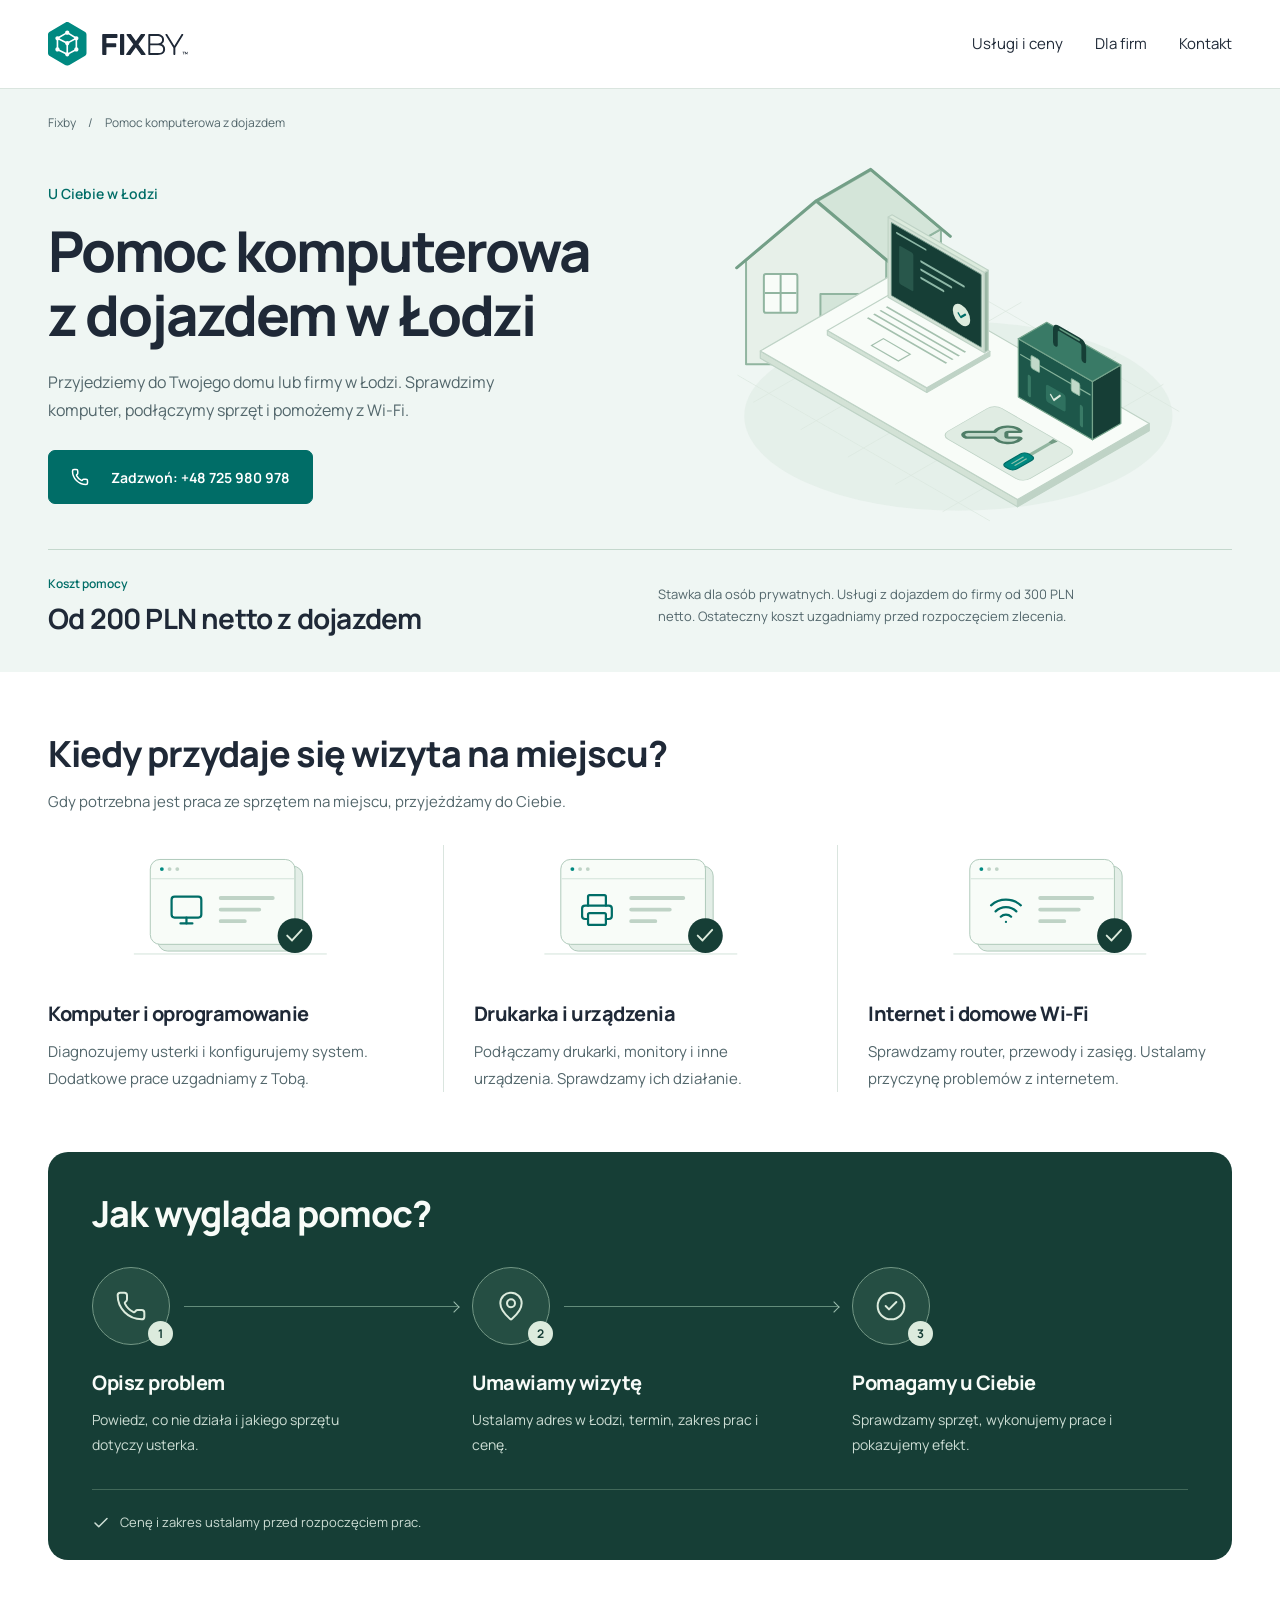
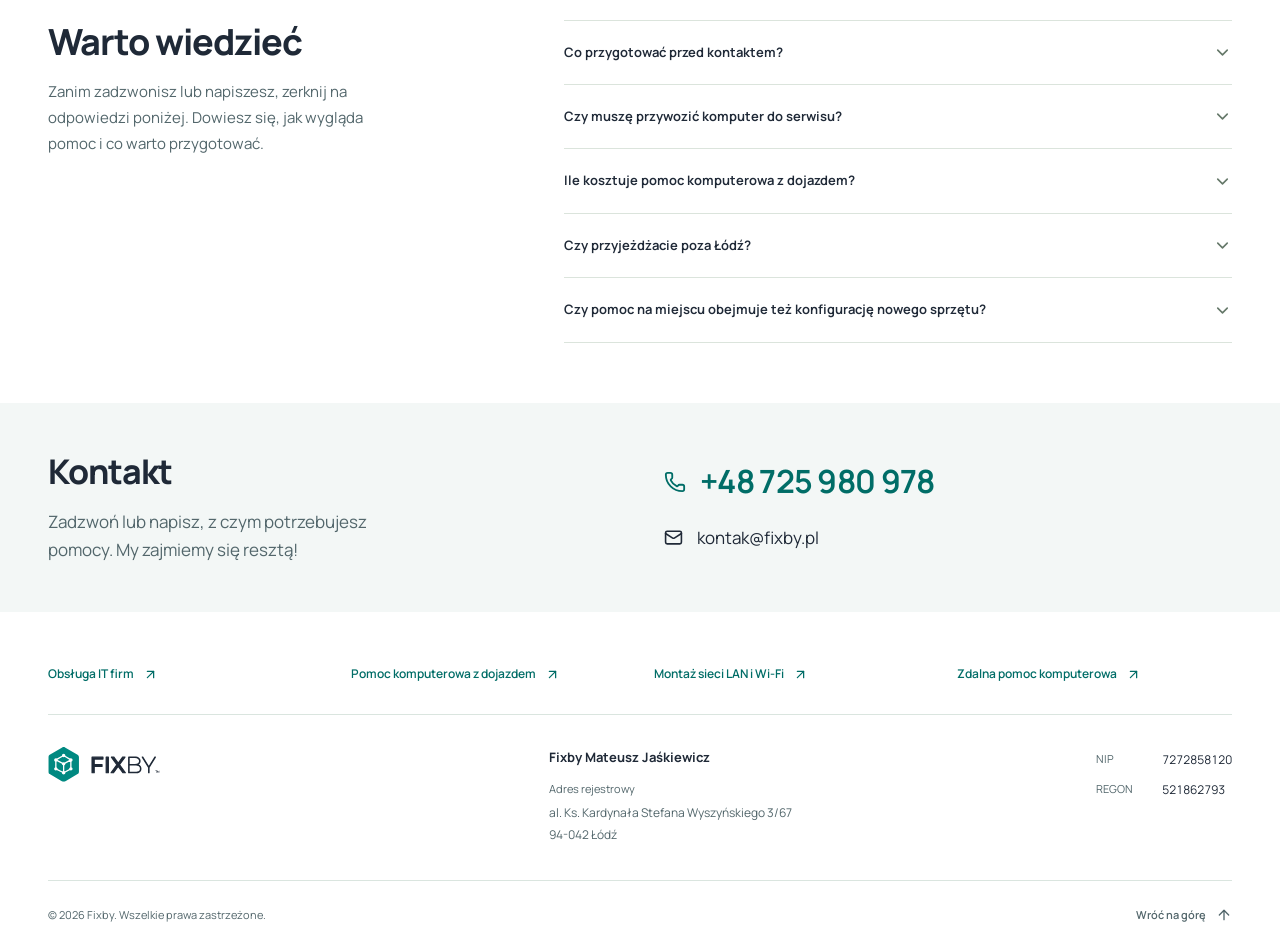
<file: pomoc-komputerowa-lodz/index.html>
<!DOCTYPE html><html lang="pl" data-scroll-behavior="smooth" class="manrope_7ca0e9a7-module__9W0Djq__variable manropeextended_c3e5977b-module__oD5EBG__variable"><head><meta charSet="utf-8"/><meta name="viewport" content="width=device-width, initial-scale=1"/><link rel="preload" href="/_next/static/media/manrope_latin_ext_wght_normal.p.0-hru0xfwhnbp.woff2" as="font" crossorigin="" type="font/woff2"/><link rel="preload" href="/_next/static/media/manrope_latin_wght_normal.p.1p_a2k8qd5zhp.woff2" as="font" crossorigin="" type="font/woff2"/><link rel="preload" as="image" href="/fixby-logo.svg"/><link rel="stylesheet" href="/_next/static/chunks/31b4hx_1hznzd.css" data-precedence="next"/><link rel="stylesheet" href="/_next/static/chunks/30t13ou3c06vk.css" data-precedence="next"/><link rel="preload" as="script" fetchPriority="low" href="/_next/static/chunks/1u5zan5bs9a7v.js"/><script src="/_next/static/chunks/2k4ea2q1pj4ke.js" async=""></script><script src="/_next/static/chunks/1mh6a-0e61pyc.js" async=""></script><script src="/_next/static/chunks/turbopack-1i5o_nt40p0cd.js" async=""></script><script src="/_next/static/chunks/3fntmmi971322.js" async=""></script><script async="" src="https://www.googletagmanager.com/gtag/js?id=G-HXS91RTYBK"></script><script src="/_next/static/chunks/0vx7gkiy0pf-4.js" async=""></script><title>Pomoc komputerowa z dojazdem w Łodzi | Fixby</title><meta name="description" content="Pomoc komputerowa z dojazdem w Łodzi. Komputery, drukarki i Wi-Fi. Od 200 zł netto dla osób prywatnych i od 300 zł netto dla firm."/><meta name="application-name" content="Fixby"/><link rel="canonical" href="https://fixby.pl/pomoc-komputerowa-lodz/"/><meta property="og:title" content="Pomoc komputerowa z dojazdem w Łodzi | Fixby"/><meta property="og:description" content="Pomoc komputerowa z dojazdem w Łodzi. Komputery, drukarki i Wi-Fi. Od 200 zł netto dla osób prywatnych i od 300 zł netto dla firm."/><meta property="og:url" content="https://fixby.pl/pomoc-komputerowa-lodz/"/><meta property="og:site_name" content="Fixby"/><meta property="og:locale" content="pl_PL"/><meta property="og:image" content="https://fixby.pl/opengraph-image.png"/><meta property="og:image:width" content="1200"/><meta property="og:image:height" content="630"/><meta property="og:image:alt" content="Fixby — pomoc komputerowa i obsługa IT w Łodzi"/><meta property="og:type" content="website"/><meta name="twitter:card" content="summary_large_image"/><meta name="twitter:title" content="Pomoc komputerowa z dojazdem w Łodzi | Fixby"/><meta name="twitter:description" content="Pomoc komputerowa z dojazdem w Łodzi. Komputery, drukarki i Wi-Fi. Od 200 zł netto dla osób prywatnych i od 300 zł netto dla firm."/><meta name="twitter:image" content="https://fixby.pl/opengraph-image.png"/><link rel="icon" href="/favicon.ico?v=2" sizes="any"/><link rel="icon" href="/fixby-symbol-32.png" type="image/png" sizes="32x32"/><link rel="icon" href="/fixby-symbol.svg" type="image/svg+xml" sizes="any"/><script id="google-analytics">
          window.dataLayer = window.dataLayer || [];
          function gtag(){dataLayer.push(arguments);}
          gtag('js', new Date());
          gtag('config', 'G-HXS91RTYBK');
        </script><script src="/_next/static/chunks/0cz1d0mv5g_q7.js" noModule=""></script></head><body><div hidden=""><!--$--><!--/$--></div><script type="application/ld+json">{"@context":"https://schema.org","@graph":[{"@type":"LocalBusiness","@id":"https://fixby.pl/#firma","name":"Fixby","legalName":"Fixby Mateusz Jaśkiewicz","url":"https://fixby.pl/","logo":"https://fixby.pl/fixby-logo.svg","image":"https://fixby.pl/opengraph-image.png","description":"Pomoc komputerowa, obsługa IT firm oraz montaż sieci LAN i Wi-Fi. Obsługa u klienta w Łodzi i pomoc zdalna.","telephone":"+48 725 980 978","email":"kontak@fixby.pl","taxID":"7272858120","identifier":{"@type":"PropertyValue","propertyID":"REGON","value":"521862793"},"address":{"@type":"PostalAddress","streetAddress":"al. Ks. Kardynała Stefana Wyszyńskiego 3/67","postalCode":"94-042","addressLocality":"Łódź","addressCountry":"PL"},"areaServed":{"@type":"City","name":"Łódź"}},{"@type":"WebSite","@id":"https://fixby.pl/#strona","url":"https://fixby.pl/","name":"Fixby","inLanguage":"pl-PL","publisher":{"@id":"https://fixby.pl/#firma"}}]}</script><div class="page-shell"><script type="application/ld+json">{"@context":"https://schema.org","@graph":[{"@type":"Service","@id":"https://fixby.pl/pomoc-komputerowa-lodz/#usluga","name":"Pomoc komputerowa z dojazdem w Łodzi","description":"Pomoc komputerowa z dojazdem w Łodzi. Komputery, drukarki i Wi-Fi. Od 200 zł netto dla osób prywatnych i od 300 zł netto dla firm.","url":"https://fixby.pl/pomoc-komputerowa-lodz/","provider":{"@id":"https://fixby.pl/#firma"},"areaServed":{"@type":"City","name":"Łódź"}},{"@type":"BreadcrumbList","itemListElement":[{"@type":"ListItem","position":1,"name":"Fixby","item":"https://fixby.pl/"},{"@type":"ListItem","position":2,"name":"Pomoc komputerowa z dojazdem","item":"https://fixby.pl/pomoc-komputerowa-lodz/"}]}]}</script><a class="skip-link" href="#main">Przejdź do treści</a><header class="site-header-module__O2uXQG__header"><div class="container site-header-module__O2uXQG__inner"><a class="site-header-module__O2uXQG__logo" aria-label="Fixby, strona główna" href="/"><img src="/fixby-logo.svg" alt="Fixby" width="140" height="44"/></a><nav id="site-navigation" class="site-header-module__O2uXQG__nav" data-open="false" data-call-visible="false" aria-label="Nawigacja główna"><a href="/#uslugi">Usługi i ceny</a><a href="/#dla-firm">Dla firm</a><a href="/#kontakt">Kontakt</a></nav><a class="site-header-module__O2uXQG__call" data-visible="false" aria-hidden="true" tabindex="-1" href="tel:+48725980978" aria-label="Zadzwoń do Fixby: +48 725 980 978"><svg xmlns="http://www.w3.org/2000/svg" width="17" height="17" viewBox="0 0 24 24" fill="none" stroke="currentColor" stroke-width="2" stroke-linecap="round" stroke-linejoin="round" class="lucide lucide-phone" aria-hidden="true"><path d="M13.832 16.568a1 1 0 0 0 1.213-.303l.355-.465A2 2 0 0 1 17 15h3a2 2 0 0 1 2 2v3a2 2 0 0 1-2 2A18 18 0 0 1 2 4a2 2 0 0 1 2-2h3a2 2 0 0 1 2 2v3a2 2 0 0 1-.8 1.6l-.468.351a1 1 0 0 0-.292 1.233 14 14 0 0 0 6.392 6.384"></path></svg><span class="site-header-module__O2uXQG__number">+48 725 980 978</span><span class="site-header-module__O2uXQG__label">Zadzwoń</span></a><button class="site-header-module__O2uXQG__menuToggle" type="button" aria-label="Otwórz menu" aria-expanded="false" aria-controls="site-navigation"><svg xmlns="http://www.w3.org/2000/svg" width="23" height="23" viewBox="0 0 24 24" fill="none" stroke="currentColor" stroke-width="2" stroke-linecap="round" stroke-linejoin="round" class="lucide lucide-menu site-header-module__O2uXQG__menuIcon" aria-hidden="true"><path d="M4 5h16"></path><path d="M4 12h16"></path><path d="M4 19h16"></path></svg><svg xmlns="http://www.w3.org/2000/svg" width="23" height="23" viewBox="0 0 24 24" fill="none" stroke="currentColor" stroke-width="2" stroke-linecap="round" stroke-linejoin="round" class="lucide lucide-x site-header-module__O2uXQG__closeIcon" aria-hidden="true"><path d="M18 6 6 18"></path><path d="m6 6 12 12"></path></svg></button></div></header><main id="main" vt-name="fixby-page" vt-update="none" vt-share="fixby-route"><section class="service-module__Azj4QW__hero" aria-labelledby="service-title"><div class="container"><nav class="service-module__Azj4QW__breadcrumbs" aria-label="Ścieżka nawigacji"><a href="/">Fixby</a><span aria-hidden="true">/</span><span aria-current="page">Pomoc komputerowa z dojazdem</span></nav><div class="service-module__Azj4QW__heroGrid"><div class="service-module__Azj4QW__heroCopy"><p class="service-module__Azj4QW__area">U Ciebie w Łodzi</p><h1 id="service-title">Pomoc komputerowa z dojazdem w Łodzi</h1><p class="service-module__Azj4QW__lead">Przyjedziemy do Twojego domu lub firmy w Łodzi. Sprawdzimy komputer, podłączymy sprzęt i pomożemy z Wi-Fi.</p><a id="hero-call" href="tel:+48725980978" class="button"><svg xmlns="http://www.w3.org/2000/svg" width="18" height="18" viewBox="0 0 24 24" fill="none" stroke="currentColor" stroke-width="2" stroke-linecap="round" stroke-linejoin="round" class="lucide lucide-phone" aria-hidden="true"><path d="M13.832 16.568a1 1 0 0 0 1.213-.303l.355-.465A2 2 0 0 1 17 15h3a2 2 0 0 1 2 2v3a2 2 0 0 1-2 2A18 18 0 0 1 2 4a2 2 0 0 1 2-2h3a2 2 0 0 1 2 2v3a2 2 0 0 1-.8 1.6l-.468.351a1 1 0 0 0-.292 1.233 14 14 0 0 0 6.392 6.384"></path></svg> Zadzwoń: <!-- -->+48 725 980 978</a></div><div class="service-module__Azj4QW__visual"><svg class="service-module__Azj4QW__illustration" viewBox="0 0 600 400" width="600" height="400" role="img" aria-labelledby="pomoc-komputerowa-lodz-art-title pomoc-komputerowa-lodz-art-description" focusable="false" fill="none"><title id="pomoc-komputerowa-lodz-art-title">Pomoc ze sprzętem u klienta</title><desc id="pomoc-komputerowa-lodz-art-description">Laptop, walizka serwisowa i narzędzia na wspólnej podstawie, na tle domu. Ilustracja pomocy komputerowej u klienta.</desc><g><ellipse cx="300" cy="280" rx="235" ry="104" fill="#dfece3" opacity=".55"></ellipse><g fill="none" stroke="#dbe8df" stroke-width=".8"><g><polyline points="265.36,115 542.48,275"></polyline><polyline points="317.32,125 74.84,265"></polyline></g><g><polyline points="213.4,145 490.52,305"></polyline><polyline points="369.28,155 126.80000000000001,295"></polyline></g><g><polyline points="161.44,175 438.56,335"></polyline><polyline points="421.24,185 178.76,325"></polyline></g><g><polyline points="109.47999999999999,205 386.6,365"></polyline><polyline points="473.2,215 230.72,355"></polyline></g><g><polyline points="57.52000000000001,235 334.64,395"></polyline><polyline points="525.16,245 282.68,385"></polyline></g></g></g><g transform="translate(-38 12) translate(105 211) scale(1.15) translate(-105 -211)" stroke="#91b5a0" stroke-width="1.9" stroke-linejoin="round"><path d="M105 211V112l67-56 67 56v99Z" fill="#e7f0e9"></path><path d="m239 112 52-30v99l-52 30Z" fill="#dce9df"></path><path d="m172 56 52-30 67 56-52 30Z" fill="#d4e5d9"></path><path d="m96 119 76-64 76 64m-76-64 52-30 76 64" fill="none" stroke="#739f87" stroke-width="2.8" stroke-linecap="round"></path><rect x="122" y="125" width="32" height="37" rx="2" fill="#f8fcf8"></rect><path d="M138 126v35m-15-18h30"></path><path d="M176 210v-66h36v66" fill="#d4e5d9"></path><circle cx="204" cy="178" r="2" fill="#719983" stroke="none"></circle></g><g stroke="#bfd3c6" stroke-width="1.3" stroke-linejoin="round"><polygon points="82.63400000000001,216.5 364.95,379.5 364.95,371.5 82.63400000000001,208.5" fill="#d3e2d6"></polygon><polygon points="509.572,296 364.95,379.5 364.95,371.5 509.572,288" fill="#bfd3c6"></polygon><polygon points="227.256,125 509.572,288 364.95,371.5 82.63400000000001,208.5" fill="#f8fcf8"></polygon></g><g stroke="#bfd3c6" stroke-width="1.3" stroke-linejoin="round"><polygon points="156.244,191 265.36,254 265.36,249 156.244,186" fill="#d3e2d6"></polygon><polygon points="334.64,214 265.36,254 265.36,249 334.64,209" fill="#bfd3c6"></polygon><polygon points="225.524,146 334.64,209 265.36,249 156.244,186" fill="#f8fcf8"></polygon></g><g stroke="#bfd3c6" stroke-width="1.3" stroke-linejoin="round"><polygon points="222.926,149.5 328.578,210.5 328.578,122.5 222.926,61.5" fill="#d3e2d6"></polygon><polygon points="332.908,208 328.578,210.5 328.578,122.5 332.908,120" fill="#9bb7a5"></polygon><polygon points="227.256,59 332.908,120 328.578,122.5 222.926,61.5" fill="#dcebdd"></polygon></g><g transform="matrix(.866 .5 0 1 222.926 149.5)"><rect x="4" y="-84" width="114" height="80" rx="1" fill="#163e36" stroke="#709687"></rect><path d="M11 -76h36.6" stroke="#8eb8a7" stroke-width="2" stroke-linecap="round"></path><rect x="14" y="-64" width="18" height="42" rx="2" fill="#28574b"></rect><path d="M42-60h54m-54 9h38m-38 9h28" stroke="#8eb8a7" stroke-width="2.5" stroke-linecap="round"></path><g transform="translate(93 -27)"><circle r="11" fill="#dcebdd"></circle><path d="m-4 0 3 3 6-6" fill="none" stroke="#006d67" stroke-width="2" stroke-linecap="round" stroke-linejoin="round"></path></g></g><g transform="matrix(.866 .5 -.866 .5 221.19400000000002 160)" fill="none" stroke="#a4c0ae" stroke-width="2"><path d="M0 0h100"></path><path d="M0 8h100"></path><path d="M0 16h100"></path><path d="M0 24h100"></path><path d="M33 37h34v15H33z" stroke-width="1.5"></path></g><g stroke="#75a48c" stroke-width="1.3" stroke-linejoin="round"><polygon points="365.81600000000003,259 447.22,306 447.22,242 365.81600000000003,195" fill="#1d574a"></polygon><polygon points="478.39599999999996,288 447.22,306 447.22,242 478.39599999999996,224" fill="#163e36"></polygon><polygon points="396.992,177 478.39599999999996,224 447.22,242 365.81600000000003,195" fill="#397a66"></polygon></g><g transform="matrix(.866 .5 0 1 365.81600000000003 259)" stroke-linecap="round" stroke-linejoin="round"><path d="M3-48h88" stroke="#86b39b" stroke-width="1.5"></path><rect x="16" y="-54" width="11" height="14" rx="2" fill="#c1d9c9" stroke="#8bb59d"></rect><rect x="67" y="-54" width="11" height="14" rx="2" fill="#c1d9c9" stroke="#8bb59d"></rect><path d="M14-9v-20m66 20v-20" stroke="#397a66" stroke-width="4"></path><rect x="35" y="-32" width="25" height="19" rx="3" fill="#2f715f"></rect><path d="m41-23 4 4 8-9" stroke="#dcebdd" stroke-width="2" fill="none"></path></g><g transform="matrix(.866 .5 0 1 406.51800000000003 200.5)" fill="none" stroke-linecap="round" stroke-linejoin="round"><path d="M0 0v-14q0-5 5-5h26q5 0 5 5V0" stroke="#163e36" stroke-width="6"></path><path d="M6-19h24" stroke="#659b80" stroke-width="2"></path></g><g transform="matrix(.866 .5 -.866 .5 339.836 272)"><rect x="-5" y="-5" width="104" height="68" rx="9" fill="#e0ece3" stroke="#bfd3c6"></rect><svg xmlns="http://www.w3.org/2000/svg" width="51" height="51" viewBox="0 0 24 24" fill="#c3d9cb" stroke="#507e68" stroke-width="1.7" stroke-linecap="round" stroke-linejoin="round" class="lucide lucide-wrench" aria-hidden="true" x="3" y="3"><path d="M14.7 6.3a1 1 0 0 0 0 1.4l1.6 1.6a1 1 0 0 0 1.4 0l3.106-3.105c.32-.322.863-.22.983.218a6 6 0 0 1-8.259 7.057l-7.91 7.91a1 1 0 0 1-2.999-3l7.91-7.91a6 6 0 0 1 7.057-8.259c.438.12.54.662.219.984z"></path></svg><g transform="translate(73 2)" stroke-linejoin="round"><path d="M-2 1h4v27h-4z" fill="#93b6a1"></path><path d="m-2 1-1-7h6L2 1" fill="#739b84"></path><rect x="-7" y="26" width="14" height="29" rx="5" fill="#008981" stroke="#006d67" stroke-width="1.5"></rect><path d="M-2 33v14m4-14v14" stroke="#91c3ad" stroke-width="1.5" stroke-linecap="round"></path></g></g></svg></div><aside class="service-module__Azj4QW__price" aria-label="Cena usługi"><div><p class="service-module__Azj4QW__priceLabel">Koszt pomocy</p><strong>Od 200 PLN netto z dojazdem</strong></div><div><p>Stawka dla osób prywatnych. Usługi z dojazdem do firmy od 300 PLN netto. Ostateczny koszt uzgadniamy przed rozpoczęciem zlecenia.</p></div></aside></div></div></section><section class="service-module__Azj4QW__contentSection" aria-labelledby="scope-title"><div class="container"><div class="service-module__Azj4QW__scopeHeading"><h2 id="scope-title">Kiedy przydaje się wizyta na miejscu?</h2><p>Gdy potrzebna jest praca ze sprzętem na miejscu, przyjeżdżamy do Ciebie.</p></div><div class="service-module__Azj4QW__scopeList"><article><svg viewBox="0 0 280 140" width="280" height="140" aria-hidden="true" focusable="false" fill="none"><path d="M40 113h200" stroke="#d1e1d8"></path><rect x="65" y="22" width="150" height="88" rx="10" fill="#e3eee7" stroke="#adc8b9"></rect><rect x="57" y="15" width="150" height="88" rx="10" fill="#f8fcf8" stroke="#adc8b9"></rect><path d="M58 35h148" stroke="#d1e1d8"></path><circle cx="69" cy="25" r="2" fill="#008981"></circle><circle cx="77" cy="25" r="2" fill="#bfd3c6"></circle><circle cx="85" cy="25" r="2" fill="#bfd3c6"></circle><svg xmlns="http://www.w3.org/2000/svg" width="37" height="37" viewBox="0 0 24 24" fill="none" stroke="#006d67" stroke-width="1.5" stroke-linecap="round" stroke-linejoin="round" class="lucide lucide-monitor" aria-hidden="true" x="76" y="49"><rect width="20" height="14" x="2" y="3" rx="2"></rect><line x1="8" x2="16" y1="21" y2="21"></line><line x1="12" x2="12" y1="17" y2="21"></line></svg><path d="M130 55h54m-54 12h40m-40 12h25" stroke="#bfd3c6" stroke-width="4" stroke-linecap="round"></path><circle cx="207" cy="94" r="18" fill="#163e36"></circle><path d="m199 94 5 5 10-11" stroke="#dcebdd" stroke-width="2" stroke-linecap="round" stroke-linejoin="round"></path></svg><h3>Komputer i oprogramowanie</h3><p>Diagnozujemy usterki i konfigurujemy system. Dodatkowe prace uzgadniamy z Tobą.</p></article><article><svg viewBox="0 0 280 140" width="280" height="140" aria-hidden="true" focusable="false" fill="none"><path d="M40 113h200" stroke="#d1e1d8"></path><rect x="65" y="22" width="150" height="88" rx="10" fill="#e3eee7" stroke="#adc8b9"></rect><rect x="57" y="15" width="150" height="88" rx="10" fill="#f8fcf8" stroke="#adc8b9"></rect><path d="M58 35h148" stroke="#d1e1d8"></path><circle cx="69" cy="25" r="2" fill="#008981"></circle><circle cx="77" cy="25" r="2" fill="#bfd3c6"></circle><circle cx="85" cy="25" r="2" fill="#bfd3c6"></circle><svg xmlns="http://www.w3.org/2000/svg" width="37" height="37" viewBox="0 0 24 24" fill="none" stroke="#006d67" stroke-width="1.5" stroke-linecap="round" stroke-linejoin="round" class="lucide lucide-printer" aria-hidden="true" x="76" y="49"><path d="M6 18H4a2 2 0 0 1-2-2v-5a2 2 0 0 1 2-2h16a2 2 0 0 1 2 2v5a2 2 0 0 1-2 2h-2"></path><path d="M6 9V3a1 1 0 0 1 1-1h10a1 1 0 0 1 1 1v6"></path><rect x="6" y="14" width="12" height="8" rx="1"></rect></svg><path d="M130 55h54m-54 12h40m-40 12h25" stroke="#bfd3c6" stroke-width="4" stroke-linecap="round"></path><circle cx="207" cy="94" r="18" fill="#163e36"></circle><path d="m199 94 5 5 10-11" stroke="#dcebdd" stroke-width="2" stroke-linecap="round" stroke-linejoin="round"></path></svg><h3>Drukarka i urządzenia</h3><p>Podłączamy drukarki, monitory i inne urządzenia. Sprawdzamy ich działanie.</p></article><article><svg viewBox="0 0 280 140" width="280" height="140" aria-hidden="true" focusable="false" fill="none"><path d="M40 113h200" stroke="#d1e1d8"></path><rect x="65" y="22" width="150" height="88" rx="10" fill="#e3eee7" stroke="#adc8b9"></rect><rect x="57" y="15" width="150" height="88" rx="10" fill="#f8fcf8" stroke="#adc8b9"></rect><path d="M58 35h148" stroke="#d1e1d8"></path><circle cx="69" cy="25" r="2" fill="#008981"></circle><circle cx="77" cy="25" r="2" fill="#bfd3c6"></circle><circle cx="85" cy="25" r="2" fill="#bfd3c6"></circle><svg xmlns="http://www.w3.org/2000/svg" width="37" height="37" viewBox="0 0 24 24" fill="none" stroke="#006d67" stroke-width="1.5" stroke-linecap="round" stroke-linejoin="round" class="lucide lucide-wifi" aria-hidden="true" x="76" y="49"><path d="M12 20h.01"></path><path d="M2 8.82a15 15 0 0 1 20 0"></path><path d="M5 12.859a10 10 0 0 1 14 0"></path><path d="M8.5 16.429a5 5 0 0 1 7 0"></path></svg><path d="M130 55h54m-54 12h40m-40 12h25" stroke="#bfd3c6" stroke-width="4" stroke-linecap="round"></path><circle cx="207" cy="94" r="18" fill="#163e36"></circle><path d="m199 94 5 5 10-11" stroke="#dcebdd" stroke-width="2" stroke-linecap="round" stroke-linejoin="round"></path></svg><h3>Internet i domowe Wi-Fi</h3><p>Sprawdzamy router, przewody i zasięg. Ustalamy przyczynę problemów z internetem.</p></article></div></div></section><section class="container service-module__Azj4QW__process" aria-labelledby="process-title"><div class="service-module__Azj4QW__processPanel"><h2 id="process-title">Jak wygląda pomoc?</h2><ol class="service-module__Azj4QW__steps"><li><div class="service-module__Azj4QW__stepArt" aria-hidden="true"><svg xmlns="http://www.w3.org/2000/svg" width="32" height="32" viewBox="0 0 24 24" fill="none" stroke="currentColor" stroke-width="1.5" stroke-linecap="round" stroke-linejoin="round" class="lucide lucide-phone" aria-hidden="true"><path d="M13.832 16.568a1 1 0 0 0 1.213-.303l.355-.465A2 2 0 0 1 17 15h3a2 2 0 0 1 2 2v3a2 2 0 0 1-2 2A18 18 0 0 1 2 4a2 2 0 0 1 2-2h3a2 2 0 0 1 2 2v3a2 2 0 0 1-.8 1.6l-.468.351a1 1 0 0 0-.292 1.233 14 14 0 0 0 6.392 6.384"></path></svg><span>1</span></div><h3>Opisz problem</h3><p>Powiedz, co nie działa i jakiego sprzętu dotyczy usterka.</p></li><li><div class="service-module__Azj4QW__stepArt" aria-hidden="true"><svg xmlns="http://www.w3.org/2000/svg" width="32" height="32" viewBox="0 0 24 24" fill="none" stroke="currentColor" stroke-width="1.5" stroke-linecap="round" stroke-linejoin="round" class="lucide lucide-map-pin" aria-hidden="true"><path d="M20 10c0 4.993-5.539 10.193-7.399 11.799a1 1 0 0 1-1.202 0C9.539 20.193 4 14.993 4 10a8 8 0 0 1 16 0"></path><circle cx="12" cy="10" r="3"></circle></svg><span>2</span></div><h3>Umawiamy wizytę</h3><p>Ustalamy adres w Łodzi, termin, zakres prac i cenę.</p></li><li><div class="service-module__Azj4QW__stepArt" aria-hidden="true"><svg xmlns="http://www.w3.org/2000/svg" width="32" height="32" viewBox="0 0 24 24" fill="none" stroke="currentColor" stroke-width="1.5" stroke-linecap="round" stroke-linejoin="round" class="lucide lucide-circle-check" aria-hidden="true"><circle cx="12" cy="12" r="10"></circle><path d="m16 9-5.5 5.5L8 12"></path></svg><span>3</span></div><h3>Pomagamy u Ciebie</h3><p>Sprawdzamy sprzęt, wykonujemy prace i pokazujemy efekt.</p></li></ol><p class="service-module__Azj4QW__processNote"><svg xmlns="http://www.w3.org/2000/svg" width="18" height="18" viewBox="0 0 24 24" fill="none" stroke="currentColor" stroke-width="2" stroke-linecap="round" stroke-linejoin="round" class="lucide lucide-check" aria-hidden="true"><path d="M20 6 9 17l-5-5"></path></svg> Cenę i zakres ustalamy przed rozpoczęciem prac.</p></div></section><section class="service-module__Azj4QW__contentSection" aria-labelledby="questions-title"><div class="container service-module__Azj4QW__scopeGrid"><div class="service-module__Azj4QW__questionsIntro"><h2 id="questions-title">Warto wiedzieć</h2><p>Zanim zadzwonisz lub napiszesz, zerknij na odpowiedzi poniżej. Dowiesz się, jak wygląda pomoc i co warto przygotować.</p></div><div class="faq-list"><details><summary>Co przygotować przed kontaktem?<svg xmlns="http://www.w3.org/2000/svg" width="19" height="19" viewBox="0 0 24 24" fill="none" stroke="currentColor" stroke-width="2" stroke-linecap="round" stroke-linejoin="round" class="lucide lucide-chevron-down" aria-hidden="true"><path d="m6 9 6 6 6-6"></path></svg></summary><p>Podaj adres w Łodzi, opisz objawy i powiedz, czy komputer się uruchamia oraz czy działa internet. Na wizytę przygotuj dostęp do sprzętu, jego zasilacz i przewody. Jeśli problem pojawia się sporadycznie, warto zapisać treść komunikatu błędu.</p></details><details><summary>Czy muszę przywozić komputer do serwisu?<svg xmlns="http://www.w3.org/2000/svg" width="19" height="19" viewBox="0 0 24 24" fill="none" stroke="currentColor" stroke-width="2" stroke-linecap="round" stroke-linejoin="round" class="lucide lucide-chevron-down" aria-hidden="true"><path d="m6 9 6 6 6-6"></path></svg></summary><p>Nie. Ta usługa polega na pomocy u klienta — przyjeżdżamy pod uzgodniony adres w Łodzi. Nie musisz przewozić sprzętu, żebyśmy mogli sprawdzić zgłoszony problem.</p></details><details><summary>Ile kosztuje pomoc komputerowa z dojazdem?<svg xmlns="http://www.w3.org/2000/svg" width="19" height="19" viewBox="0 0 24 24" fill="none" stroke="currentColor" stroke-width="2" stroke-linecap="round" stroke-linejoin="round" class="lucide lucide-chevron-down" aria-hidden="true"><path d="m6 9 6 6 6-6"></path></svg></summary><p>Usługi z dojazdem kosztują od 200 PLN netto dla osób prywatnych i od 300 PLN netto dla firm. Ostateczny koszt zależy od problemu i zakresu prac. Ustalamy go przed rozpoczęciem zlecenia.</p></details><details><summary>Czy przyjeżdżacie poza Łódź?<svg xmlns="http://www.w3.org/2000/svg" width="19" height="19" viewBox="0 0 24 24" fill="none" stroke="currentColor" stroke-width="2" stroke-linecap="round" stroke-linejoin="round" class="lucide lucide-chevron-down" aria-hidden="true"><path d="m6 9 6 6 6-6"></path></svg></summary><p>Podstawowy obszar dojazdu to Łódź. Jeśli potrzebujesz pomocy w innej miejscowości, zadzwoń i zapytaj o możliwość realizacji zlecenia. W części przypadków możemy zaproponować pomoc zdalną.</p></details><details><summary>Czy pomoc na miejscu obejmuje też konfigurację nowego sprzętu?<svg xmlns="http://www.w3.org/2000/svg" width="19" height="19" viewBox="0 0 24 24" fill="none" stroke="currentColor" stroke-width="2" stroke-linecap="round" stroke-linejoin="round" class="lucide lucide-chevron-down" aria-hidden="true"><path d="m6 9 6 6 6-6"></path></svg></summary><p>Tak. Możemy podłączyć i skonfigurować komputer, drukarkę lub router. Podczas rozmowy podaj, jakie urządzenia chcesz uruchomić i do czego będą służyć.</p></details></div></div></section><section id="kontakt" class="contact-section-module__Xgmh8q__contact" aria-labelledby="contact-title"><div class="container contact-section-module__Xgmh8q__panel"><div class="contact-section-module__Xgmh8q__intro"><h2 id="contact-title">Kontakt</h2><p>Zadzwoń lub napisz, z czym potrzebujesz pomocy. My zajmiemy się resztą!</p></div><div class="contact-section-module__Xgmh8q__actions"><a class="contact-section-module__Xgmh8q__call" href="tel:+48725980978"><svg xmlns="http://www.w3.org/2000/svg" width="22" height="22" viewBox="0 0 24 24" fill="none" stroke="currentColor" stroke-width="2" stroke-linecap="round" stroke-linejoin="round" class="lucide lucide-phone" aria-hidden="true"><path d="M13.832 16.568a1 1 0 0 0 1.213-.303l.355-.465A2 2 0 0 1 17 15h3a2 2 0 0 1 2 2v3a2 2 0 0 1-2 2A18 18 0 0 1 2 4a2 2 0 0 1 2-2h3a2 2 0 0 1 2 2v3a2 2 0 0 1-.8 1.6l-.468.351a1 1 0 0 0-.292 1.233 14 14 0 0 0 6.392 6.384"></path></svg><span>+48 725 980 978</span></a><a class="contact-section-module__Xgmh8q__email" href="mailto:kontak@fixby.pl"><svg xmlns="http://www.w3.org/2000/svg" width="19" height="19" viewBox="0 0 24 24" fill="none" stroke="currentColor" stroke-width="2" stroke-linecap="round" stroke-linejoin="round" class="lucide lucide-mail" aria-hidden="true"><path d="m22 7-8.991 5.727a2 2 0 0 1-2.009 0L2 7"></path><rect x="2" y="4" width="20" height="16" rx="2"></rect></svg><span>kontak@fixby.pl</span></a></div></div></section></main><footer class="contact-section-module__Xgmh8q__footer"><div class="container"><nav class="contact-section-module__Xgmh8q__serviceLinks" aria-label="Usługi Fixby"><a href="/obsluga-it-firm-lodz/">Obsługa IT firm<svg xmlns="http://www.w3.org/2000/svg" width="15" height="15" viewBox="0 0 24 24" fill="none" stroke="currentColor" stroke-width="2" stroke-linecap="round" stroke-linejoin="round" class="lucide lucide-arrow-up-right" aria-hidden="true"><path d="M7 7h10v10"></path><path d="M7 17 17 7"></path></svg></a><a href="/pomoc-komputerowa-lodz/">Pomoc komputerowa z dojazdem<svg xmlns="http://www.w3.org/2000/svg" width="15" height="15" viewBox="0 0 24 24" fill="none" stroke="currentColor" stroke-width="2" stroke-linecap="round" stroke-linejoin="round" class="lucide lucide-arrow-up-right" aria-hidden="true"><path d="M7 7h10v10"></path><path d="M7 17 17 7"></path></svg></a><a href="/montaz-sieci-lan-wifi-lodz/">Montaż sieci LAN i Wi-Fi<svg xmlns="http://www.w3.org/2000/svg" width="15" height="15" viewBox="0 0 24 24" fill="none" stroke="currentColor" stroke-width="2" stroke-linecap="round" stroke-linejoin="round" class="lucide lucide-arrow-up-right" aria-hidden="true"><path d="M7 7h10v10"></path><path d="M7 17 17 7"></path></svg></a><a href="/zdalna-pomoc-komputerowa/">Zdalna pomoc komputerowa<svg xmlns="http://www.w3.org/2000/svg" width="15" height="15" viewBox="0 0 24 24" fill="none" stroke="currentColor" stroke-width="2" stroke-linecap="round" stroke-linejoin="round" class="lucide lucide-arrow-up-right" aria-hidden="true"><path d="M7 7h10v10"></path><path d="M7 17 17 7"></path></svg></a></nav><div class="contact-section-module__Xgmh8q__companyGrid"><div class="contact-section-module__Xgmh8q__brand"><a aria-label="Fixby — strona główna" href="/"><img src="/fixby-logo.svg" width="112" height="35" alt="Fixby"/></a></div><div class="contact-section-module__Xgmh8q__company"><p class="contact-section-module__Xgmh8q__companyName">Fixby Mateusz Jaśkiewicz</p><address><span>Adres rejestrowy</span>al. Ks. Kardynała Stefana Wyszyńskiego 3/67<br/>94-042<!-- --> <!-- -->Łódź</address></div><dl class="contact-section-module__Xgmh8q__identifiers"><div><dt>NIP</dt><dd>7272858120</dd></div><div><dt>REGON</dt><dd>521862793</dd></div></dl></div><div class="contact-section-module__Xgmh8q__footerBottom"><span>© <!-- -->2026<!-- --> Fixby. Wszelkie prawa zastrzeżone.</span><a href="#" class="contact-section-module__Xgmh8q__backTop">Wróć na górę <svg xmlns="http://www.w3.org/2000/svg" width="16" height="16" viewBox="0 0 24 24" fill="none" stroke="currentColor" stroke-width="2" stroke-linecap="round" stroke-linejoin="round" class="lucide lucide-arrow-up" aria-hidden="true"><path d="m5 12 7-7 7 7"></path><path d="M12 19V5"></path></svg></a></div></div></footer></div><!--$--><!--/$--><script src="/_next/static/chunks/1u5zan5bs9a7v.js" id="_R_" async=""></script><script>(self.__next_f=self.__next_f||[]).push([0])</script><script>self.__next_f.push([1,"1:\"$Sreact.fragment\"\n2:I[39756,[\"/_next/static/chunks/3fntmmi971322.js\"],\"default\"]\n3:I[37457,[\"/_next/static/chunks/3fntmmi971322.js\"],\"default\"]\n5:I[97367,[\"/_next/static/chunks/3fntmmi971322.js\"],\"OutletBoundary\"]\n6:\"$Sreact.suspense\"\n9:I[97367,[\"/_next/static/chunks/3fntmmi971322.js\"],\"ViewportBoundary\"]\nb:I[97367,[\"/_next/static/chunks/3fntmmi971322.js\"],\"MetadataBoundary\"]\nd:I[68027,[],\"default\",1]\n:HL[\"/_next/static/chunks/31b4hx_1hznzd.css\",\"style\"]\n:HL[\"/_next/static/media/manrope_latin_ext_wght_normal.p.0-hru0xfwhnbp.woff2\",\"font\",{\"crossOrigin\":\"\",\"type\":\"font/woff2\"}]\n:HL[\"/_next/static/media/manrope_latin_wght_normal.p.1p_a2k8qd5zhp.woff2\",\"font\",{\"crossOrigin\":\"\",\"type\":\"font/woff2\"}]\n:HL[\"/_next/static/chunks/30t13ou3c06vk.css\",\"style\"]\n8:X\n"])</script><script>self.__next_f.push([1,"0:{\"P\":null,\"c\":[\"\",\"pomoc-komputerowa-lodz\",\"\"],\"q\":\"\",\"i\":false,\"f\":[[[\"\",{\"children\":[[\"slug\",\"pomoc-komputerowa-lodz\",\"d\",[]],{\"children\":[\"__PAGE__\",{},\"$undefined\",\"$undefined\",4608]},\"$undefined\",\"$undefined\",4608]},\"$undefined\",\"$undefined\",4624],[[\"$\",\"$1\",\"c\",{\"children\":[[[\"$\",\"link\",\"0\",{\"rel\":\"stylesheet\",\"href\":\"/_next/static/chunks/31b4hx_1hznzd.css\",\"precedence\":\"next\",\"crossOrigin\":\"$undefined\",\"nonce\":\"$undefined\"}]],[\"$\",\"html\",null,{\"lang\":\"pl\",\"data-scroll-behavior\":\"smooth\",\"className\":\"manrope_7ca0e9a7-module__9W0Djq__variable manropeextended_c3e5977b-module__oD5EBG__variable\",\"children\":[[\"$\",\"head\",null,{\"children\":[[\"$\",\"script\",null,{\"async\":true,\"src\":\"https://www.googletagmanager.com/gtag/js?id=G-HXS91RTYBK\"}],[\"$\",\"script\",null,{\"id\":\"google-analytics\",\"dangerouslySetInnerHTML\":{\"__html\":\"\\n          window.dataLayer = window.dataLayer || [];\\n          function gtag(){dataLayer.push(arguments);}\\n          gtag('js', new Date());\\n          gtag('config', 'G-HXS91RTYBK');\\n        \"}}]]}],[\"$\",\"body\",null,{\"children\":[[\"$\",\"script\",null,{\"type\":\"application/ld+json\",\"dangerouslySetInnerHTML\":{\"__html\":\"{\\\"@context\\\":\\\"https://schema.org\\\",\\\"@graph\\\":[{\\\"@type\\\":\\\"LocalBusiness\\\",\\\"@id\\\":\\\"https://fixby.pl/#firma\\\",\\\"name\\\":\\\"Fixby\\\",\\\"legalName\\\":\\\"Fixby Mateusz Jaśkiewicz\\\",\\\"url\\\":\\\"https://fixby.pl/\\\",\\\"logo\\\":\\\"https://fixby.pl/fixby-logo.svg\\\",\\\"image\\\":\\\"https://fixby.pl/opengraph-image.png\\\",\\\"description\\\":\\\"Pomoc komputerowa, obsługa IT firm oraz montaż sieci LAN i Wi-Fi. Obsługa u klienta w Łodzi i pomoc zdalna.\\\",\\\"telephone\\\":\\\"+48 725 980 978\\\",\\\"email\\\":\\\"kontak@fixby.pl\\\",\\\"taxID\\\":\\\"7272858120\\\",\\\"identifier\\\":{\\\"@type\\\":\\\"PropertyValue\\\",\\\"propertyID\\\":\\\"REGON\\\",\\\"value\\\":\\\"521862793\\\"},\\\"address\\\":{\\\"@type\\\":\\\"PostalAddress\\\",\\\"streetAddress\\\":\\\"al. Ks. Kardynała Stefana Wyszyńskiego 3/67\\\",\\\"postalCode\\\":\\\"94-042\\\",\\\"addressLocality\\\":\\\"Łódź\\\",\\\"addressCountry\\\":\\\"PL\\\"},\\\"areaServed\\\":{\\\"@type\\\":\\\"City\\\",\\\"name\\\":\\\"Łódź\\\"}},{\\\"@type\\\":\\\"WebSite\\\",\\\"@id\\\":\\\"https://fixby.pl/#strona\\\",\\\"url\\\":\\\"https://fixby.pl/\\\",\\\"name\\\":\\\"Fixby\\\",\\\"inLanguage\\\":\\\"pl-PL\\\",\\\"publisher\\\":{\\\"@id\\\":\\\"https://fixby.pl/#firma\\\"}}]}\"}}],[\"$\",\"$L2\",null,{\"parallelRouterKey\":\"children\",\"error\":\"$undefined\",\"errorStyles\":\"$undefined\",\"errorScripts\":\"$undefined\",\"template\":[\"$\",\"$L3\",null,{}],\"templateStyles\":\"$undefined\",\"templateScripts\":\"$undefined\",\"notFound\":[[[\"$\",\"title\",null,{\"children\":\"404: This page could not be found.\"}],[\"$\",\"div\",null,{\"style\":{\"fontFamily\":\"system-ui,\\\"Segoe UI\\\",Roboto,Helvetica,Arial,sans-serif,\\\"Apple Color Emoji\\\",\\\"Segoe UI Emoji\\\"\",\"height\":\"100vh\",\"textAlign\":\"center\",\"display\":\"flex\",\"flexDirection\":\"column\",\"alignItems\":\"center\",\"justifyContent\":\"center\"},\"children\":[\"$\",\"div\",null,{\"children\":[[\"$\",\"style\",null,{\"dangerouslySetInnerHTML\":{\"__html\":\"body{color:#000;background:#fff;margin:0}.next-error-h1{border-right:1px solid rgba(0,0,0,.3)}@media (prefers-color-scheme:dark){body{color:#fff;background:#000}.next-error-h1{border-right:1px solid rgba(255,255,255,.3)}}\"}}],[\"$\",\"h1\",null,{\"className\":\"next-error-h1\",\"style\":{\"display\":\"inline-block\",\"margin\":\"0 20px 0 0\",\"padding\":\"0 23px 0 0\",\"fontSize\":24,\"fontWeight\":500,\"verticalAlign\":\"top\",\"lineHeight\":\"49px\"},\"children\":404}],[\"$\",\"div\",null,{\"style\":{\"display\":\"inline-block\"},\"children\":[\"$\",\"h2\",null,{\"style\":{\"fontSize\":14,\"fontWeight\":400,\"lineHeight\":\"49px\",\"margin\":0},\"children\":\"This page could not be found.\"}]}]]}]}]],[]],\"forbidden\":\"$undefined\",\"unauthorized\":\"$undefined\"}]]}]]}]]}],{\"children\":[[\"$\",\"$1\",\"c\",{\"children\":[null,[\"$\",\"$L2\",null,{\"parallelRouterKey\":\"children\",\"error\":\"$undefined\",\"errorStyles\":\"$undefined\",\"errorScripts\":\"$undefined\",\"template\":[\"$\",\"$L3\",null,{}],\"templateStyles\":\"$undefined\",\"templateScripts\":\"$undefined\",\"notFound\":\"$undefined\",\"forbidden\":\"$undefined\",\"unauthorized\":\"$undefined\"}]]}],{\"children\":[[\"$\",\"$1\",\"c\",{\"children\":[\"$L4\",[[\"$\",\"link\",\"0\",{\"rel\":\"stylesheet\",\"href\":\"/_next/static/chunks/30t13ou3c06vk.css\",\"precedence\":\"next\",\"crossOrigin\":\"$undefined\",\"nonce\":\"$undefined\"}],[\"$\",\"script\",\"script-0\",{\"src\":\"/_next/static/chunks/0vx7gkiy0pf-4.js\",\"async\":true,\"nonce\":\"$undefined\"}]],[\"$\",\"$L5\",null,{\"children\":[\"$\",\"$6\",null,{\"name\":\"Next.MetadataOutlet\",\"children\":\"$@7\"}]}]]}],{},null,false,null]},null,false,\"$8\"]},null,false,null],[\"$\",\"$1\",\"h\",{\"children\":[null,[\"$\",\"$L9\",null,{\"children\":\"$La\"}],[\"$\",\"div\",null,{\"hidden\":true,\"children\":[\"$\",\"$Lb\",null,{\"children\":[\"$\",\"$6\",null,{\"name\":\"Next.Metadata\",\"children\":\"$Lc\"}]}]}],null]}],false]],\"m\":\"$undefined\",\"G\":[\"$d\",[[\"$\",\"link\",\"0\",{\"rel\":\"stylesheet\",\"href\":\"/_next/static/chunks/31b4hx_1hznzd.css\",\"precedence\":\"next\",\"crossOrigin\":\"$undefined\",\"nonce\":\"$undefined\"}]]],\"S\":true,\"h\":null,\"r\":\"$undefined\",\"s\":\"$undefined\",\"a\":\"$undefined\",\"l\":\"$undefined\",\"p\":\"$undefined\",\"d\":\"$undefined\",\"b\":\"aw5Gy8CJ3OpkGDGYUyP3N\"}\n"])</script><script>self.__next_f.push([1,"e:I[48303,[\"/_next/static/chunks/0vx7gkiy0pf-4.js\"],\"SiteHeader\"]\nf:\"$Sreact.view_transition\"\n10:I[22016,[\"/_next/static/chunks/0vx7gkiy0pf-4.js\"],\"\"]\n11:I[5014,[\"/_next/static/chunks/0vx7gkiy0pf-4.js\"],\"default\"]\n8:C\n"])</script><script>self.__next_f.push([1,"4:[\"$\",\"div\",null,{\"className\":\"page-shell\",\"children\":[[\"$\",\"script\",null,{\"type\":\"application/ld+json\",\"dangerouslySetInnerHTML\":{\"__html\":\"{\\\"@context\\\":\\\"https://schema.org\\\",\\\"@graph\\\":[{\\\"@type\\\":\\\"Service\\\",\\\"@id\\\":\\\"https://fixby.pl/pomoc-komputerowa-lodz/#usluga\\\",\\\"name\\\":\\\"Pomoc komputerowa z dojazdem w Łodzi\\\",\\\"description\\\":\\\"Pomoc komputerowa z dojazdem w Łodzi. Komputery, drukarki i Wi-Fi. Od 200 zł netto dla osób prywatnych i od 300 zł netto dla firm.\\\",\\\"url\\\":\\\"https://fixby.pl/pomoc-komputerowa-lodz/\\\",\\\"provider\\\":{\\\"@id\\\":\\\"https://fixby.pl/#firma\\\"},\\\"areaServed\\\":{\\\"@type\\\":\\\"City\\\",\\\"name\\\":\\\"Łódź\\\"}},{\\\"@type\\\":\\\"BreadcrumbList\\\",\\\"itemListElement\\\":[{\\\"@type\\\":\\\"ListItem\\\",\\\"position\\\":1,\\\"name\\\":\\\"Fixby\\\",\\\"item\\\":\\\"https://fixby.pl/\\\"},{\\\"@type\\\":\\\"ListItem\\\",\\\"position\\\":2,\\\"name\\\":\\\"Pomoc komputerowa z dojazdem\\\",\\\"item\\\":\\\"https://fixby.pl/pomoc-komputerowa-lodz/\\\"}]}]}\"}}],[\"$\",\"a\",null,{\"className\":\"skip-link\",\"href\":\"#main\",\"children\":\"Przejdź do treści\"}],[\"$\",\"$Le\",null,{}],[\"$\",\"$f\",\"pomoc-komputerowa-lodz\",{\"name\":\"fixby-page\",\"share\":\"fixby-route\",\"enter\":\"fixby-route\",\"exit\":\"fixby-route\",\"default\":\"none\",\"children\":[\"$\",\"main\",null,{\"id\":\"main\",\"children\":[[\"$\",\"section\",null,{\"className\":\"service-module__Azj4QW__hero\",\"aria-labelledby\":\"service-title\",\"children\":[\"$\",\"div\",null,{\"className\":\"container\",\"children\":[[\"$\",\"nav\",null,{\"className\":\"service-module__Azj4QW__breadcrumbs\",\"aria-label\":\"Ścieżka nawigacji\",\"children\":[[\"$\",\"$L10\",null,{\"href\":\"/\",\"children\":\"Fixby\"}],[\"$\",\"span\",null,{\"aria-hidden\":\"true\",\"children\":\"/\"}],[\"$\",\"span\",null,{\"aria-current\":\"page\",\"children\":\"Pomoc komputerowa z dojazdem\"}]]}],[\"$\",\"div\",null,{\"className\":\"service-module__Azj4QW__heroGrid\",\"children\":[[\"$\",\"div\",null,{\"className\":\"service-module__Azj4QW__heroCopy\",\"children\":[[\"$\",\"p\",null,{\"className\":\"service-module__Azj4QW__area\",\"children\":\"U Ciebie w Łodzi\"}],[\"$\",\"h1\",null,{\"id\":\"service-title\",\"children\":\"Pomoc komputerowa z dojazdem w Łodzi\"}],[\"$\",\"p\",null,{\"className\":\"service-module__Azj4QW__lead\",\"children\":\"Przyjedziemy do Twojego domu lub firmy w Łodzi. Sprawdzimy komputer, podłączymy sprzęt i pomożemy z Wi-Fi.\"}],[\"$\",\"a\",null,{\"id\":\"hero-call\",\"href\":\"tel:+48725980978\",\"className\":\"button\",\"children\":[[\"$\",\"$L11\",null,{\"ref\":\"$undefined\",\"iconNode\":[[\"path\",{\"d\":\"M13.832 16.568a1 1 0 0 0 1.213-.303l.355-.465A2 2 0 0 1 17 15h3a2 2 0 0 1 2 2v3a2 2 0 0 1-2 2A18 18 0 0 1 2 4a2 2 0 0 1 2-2h3a2 2 0 0 1 2 2v3a2 2 0 0 1-.8 1.6l-.468.351a1 1 0 0 0-.292 1.233 14 14 0 0 0 6.392 6.384\",\"key\":\"9njp5v\"}]],\"className\":\"lucide-phone\",\"size\":18}],\" Zadzwoń: \",\"+48 725 980 978\"]}]]}],[\"$\",\"div\",null,{\"className\":\"service-module__Azj4QW__visual\",\"children\":[\"$\",\"svg\",null,{\"className\":\"service-module__Azj4QW__illustration\",\"viewBox\":\"0 0 600 400\",\"width\":\"600\",\"height\":\"400\",\"role\":\"img\",\"aria-labelledby\":\"pomoc-komputerowa-lodz-art-title pomoc-komputerowa-lodz-art-description\",\"focusable\":\"false\",\"fill\":\"none\",\"children\":[[\"$\",\"title\",null,{\"id\":\"pomoc-komputerowa-lodz-art-title\",\"children\":\"Pomoc ze sprzętem u klienta\"}],[\"$\",\"desc\",null,{\"id\":\"pomoc-komputerowa-lodz-art-description\",\"children\":\"Laptop, walizka serwisowa i narzędzia na wspólnej podstawie, na tle domu. Ilustracja pomocy komputerowej u klienta.\"}],[\"$\",\"g\",null,{\"children\":[[\"$\",\"ellipse\",null,{\"cx\":\"300\",\"cy\":\"280\",\"rx\":\"235\",\"ry\":\"104\",\"fill\":\"#dfece3\",\"opacity\":\".55\"}],[\"$\",\"g\",null,{\"fill\":\"none\",\"stroke\":\"#dbe8df\",\"strokeWidth\":\".8\",\"children\":[[\"$\",\"g\",\"-120\",{\"children\":[[\"$\",\"polyline\",null,{\"points\":\"265.36,115 542.48,275\"}],[\"$\",\"polyline\",null,{\"points\":\"317.32,125 74.84,265\"}]]}],[\"$\",\"g\",\"-60\",{\"children\":[[\"$\",\"polyline\",null,{\"points\":\"213.4,145 490.52,305\"}],[\"$\",\"polyline\",null,{\"points\":\"369.28,155 126.80000000000001,295\"}]]}],[\"$\",\"g\",\"0\",{\"children\":[[\"$\",\"polyline\",null,{\"points\":\"161.44,175 438.56,335\"}],[\"$\",\"polyline\",null,{\"points\":\"421.24,185 178.76,325\"}]]}],[\"$\",\"g\",\"60\",{\"children\":[[\"$\",\"polyline\",null,{\"points\":\"109.47999999999999,205 386.6,365\"}],[\"$\",\"polyline\",null,{\"points\":\"473.2,215 230.72,355\"}]]}],[\"$\",\"g\",\"120\",{\"children\":[[\"$\",\"polyline\",null,{\"points\":\"57.52000000000001,235 334.64,395\"}],[\"$\",\"polyline\",null,{\"points\":\"525.16,245 282.68,385\"}]]}]]}]]}],\"$L12\"]}]}],\"$L13\"]}]]}]}],\"$L14\",\"$L15\",\"$L16\",\"$L17\"]}]}],\"$L18\"]}]\n"])</script><script>self.__next_f.push([1,"1d:I[49844,[\"/_next/static/chunks/0vx7gkiy0pf-4.js\"],\"FaqItem\"]\n:HL[\"/fixby-logo.svg\",\"image\"]\n"])</script><script>self.__next_f.push([1,"12:[[\"$\",\"g\",null,{\"transform\":\"translate(-38 12) translate(105 211) scale(1.15) translate(-105 -211)\",\"stroke\":\"#91b5a0\",\"strokeWidth\":\"1.9\",\"strokeLinejoin\":\"round\",\"children\":[[\"$\",\"path\",null,{\"d\":\"M105 211V112l67-56 67 56v99Z\",\"fill\":\"#e7f0e9\"}],[\"$\",\"path\",null,{\"d\":\"m239 112 52-30v99l-52 30Z\",\"fill\":\"#dce9df\"}],[\"$\",\"path\",null,{\"d\":\"m172 56 52-30 67 56-52 30Z\",\"fill\":\"#d4e5d9\"}],[\"$\",\"path\",null,{\"d\":\"m96 119 76-64 76 64m-76-64 52-30 76 64\",\"fill\":\"none\",\"stroke\":\"#739f87\",\"strokeWidth\":\"2.8\",\"strokeLinecap\":\"round\"}],[\"$\",\"rect\",null,{\"x\":\"122\",\"y\":\"125\",\"width\":\"32\",\"height\":\"37\",\"rx\":\"2\",\"fill\":\"#f8fcf8\"}],[\"$\",\"path\",null,{\"d\":\"M138 126v35m-15-18h30\"}],[\"$\",\"path\",null,{\"d\":\"M176 210v-66h36v66\",\"fill\":\"#d4e5d9\"}],[\"$\",\"circle\",null,{\"cx\":\"204\",\"cy\":\"178\",\"r\":\"2\",\"fill\":\"#719983\",\"stroke\":\"none\"}]]}],[\"$\",\"g\",null,{\"stroke\":\"#bfd3c6\",\"strokeWidth\":\"1.3\",\"strokeLinejoin\":\"round\",\"children\":[[\"$\",\"polygon\",null,{\"points\":\"82.63400000000001,216.5 364.95,379.5 364.95,371.5 82.63400000000001,208.5\",\"fill\":\"#d3e2d6\"}],[\"$\",\"polygon\",null,{\"points\":\"509.572,296 364.95,379.5 364.95,371.5 509.572,288\",\"fill\":\"#bfd3c6\"}],[\"$\",\"polygon\",null,{\"points\":\"227.256,125 509.572,288 364.95,371.5 82.63400000000001,208.5\",\"fill\":\"#f8fcf8\"}]]}],[[\"$\",\"g\",null,{\"stroke\":\"#bfd3c6\",\"strokeWidth\":\"1.3\",\"strokeLinejoin\":\"round\",\"children\":[[\"$\",\"polygon\",null,{\"points\":\"156.244,191 265.36,254 265.36,249 156.244,186\",\"fill\":\"#d3e2d6\"}],[\"$\",\"polygon\",null,{\"points\":\"334.64,214 265.36,254 265.36,249 334.64,209\",\"fill\":\"#bfd3c6\"}],[\"$\",\"polygon\",null,{\"points\":\"225.524,146 334.64,209 265.36,249 156.244,186\",\"fill\":\"#f8fcf8\"}]]}],[[\"$\",\"g\",null,{\"stroke\":\"#bfd3c6\",\"strokeWidth\":\"1.3\",\"strokeLinejoin\":\"round\",\"children\":[[\"$\",\"polygon\",null,{\"points\":\"222.926,149.5 328.578,210.5 328.578,122.5 222.926,61.5\",\"fill\":\"#d3e2d6\"}],[\"$\",\"polygon\",null,{\"points\":\"332.908,208 328.578,210.5 328.578,122.5 332.908,120\",\"fill\":\"#9bb7a5\"}],[\"$\",\"polygon\",null,{\"points\":\"227.256,59 332.908,120 328.578,122.5 222.926,61.5\",\"fill\":\"#dcebdd\"}]]}],[\"$\",\"g\",null,{\"transform\":\"matrix(.866 .5 0 1 222.926 149.5)\",\"children\":[[\"$\",\"rect\",null,{\"x\":\"4\",\"y\":-84,\"width\":114,\"height\":80,\"rx\":\"1\",\"fill\":\"#163e36\",\"stroke\":\"#709687\"}],[\"$\",\"path\",null,{\"d\":\"M11 -76h36.6\",\"stroke\":\"#8eb8a7\",\"strokeWidth\":\"2\",\"strokeLinecap\":\"round\"}],[[\"$\",\"rect\",null,{\"x\":\"14\",\"y\":\"-64\",\"width\":\"18\",\"height\":\"42\",\"rx\":\"2\",\"fill\":\"#28574b\"}],[\"$\",\"path\",null,{\"d\":\"M42-60h54m-54 9h38m-38 9h28\",\"stroke\":\"#8eb8a7\",\"strokeWidth\":\"2.5\",\"strokeLinecap\":\"round\"}],[\"$\",\"g\",null,{\"transform\":\"translate(93 -27)\",\"children\":[[\"$\",\"circle\",null,{\"r\":11,\"fill\":\"#dcebdd\"}],[\"$\",\"path\",null,{\"d\":\"m-4 0 3 3 6-6\",\"fill\":\"none\",\"stroke\":\"#006d67\",\"strokeWidth\":\"2\",\"strokeLinecap\":\"round\",\"strokeLinejoin\":\"round\"}]]}]]]}]],[\"$\",\"g\",null,{\"transform\":\"matrix(.866 .5 -.866 .5 221.19400000000002 160)\",\"fill\":\"none\",\"stroke\":\"#a4c0ae\",\"strokeWidth\":\"2\",\"children\":[[[\"$\",\"path\",\"0\",{\"d\":\"M0 0h100\"}],[\"$\",\"path\",\"8\",{\"d\":\"M0 8h100\"}],[\"$\",\"path\",\"16\",{\"d\":\"M0 16h100\"}],[\"$\",\"path\",\"24\",{\"d\":\"M0 24h100\"}]],[\"$\",\"path\",null,{\"d\":\"M33 37h34v15H33z\",\"strokeWidth\":\"1.5\"}]]}]],[\"$\",\"g\",null,{\"stroke\":\"#75a48c\",\"strokeWidth\":\"1.3\",\"strokeLinejoin\":\"round\",\"children\":[[\"$\",\"polygon\",null,{\"points\":\"365.81600000000003,259 447.22,306 447.22,242 365.81600000000003,195\",\"fill\":\"#1d574a\"}],[\"$\",\"polygon\",null,{\"points\":\"478.39599999999996,288 447.22,306 447.22,242 478.39599999999996,224\",\"fill\":\"#163e36\"}],[\"$\",\"polygon\",null,{\"points\":\"396.992,177 478.39599999999996,224 447.22,242 365.81600000000003,195\",\"fill\":\"#397a66\"}]]}],[\"$\",\"g\",null,{\"transform\":\"matrix(.866 .5 0 1 365.81600000000003 259)\",\"strokeLinecap\":\"round\",\"strokeLinejoin\":\"round\",\"children\":[[\"$\",\"path\",null,{\"d\":\"M3-48h88\",\"stroke\":\"#86b39b\",\"strokeWidth\":\"1.5\"}],[[\"$\",\"rect\",\"16\",{\"x\":16,\"y\":\"-54\",\"width\":\"11\",\"height\":\"14\",\"rx\":\"2\",\"fill\":\"#c1d9c9\",\"stroke\":\"#8bb59d\"}],[\"$\",\"rect\",\"67\",{\"x\":67,\"y\":\"-54\",\"width\":\"11\",\"height\":\"14\",\"rx\":\"2\",\"fill\":\"#c1d9c9\",\"stroke\":\"#8bb59d\"}]],[\"$\",\"path\",null,{\"d\":\"M14-9v-20m66 20v-20\",\"stroke\":\"#397a66\",\"strokeWidth\":\"4\"}],[\"$\",\"rect\",null,{\"x\":\"35\",\"y\":\"-32\",\"width\":\"25\",\"height\":\"19\",\"rx\":\"3\",\"fill\":\"#2f715f\"}],[\"$\",\"path\",null,{\"d\":\"m41-23 4 4 8-9\",\"stroke\":\"#dcebdd\",\"strokeWidth\":\"2\",\"fill\":\"none\"}]]}],[\"$\",\"g\",null,{\"transform\":\"matrix(.866 .5 0 1 406.51800000000003 200.5)\",\"fill\":\"none\",\"strokeLinecap\":\"round\",\"strokeLinejoin\":\"round\",\"children\":[[\"$\",\"path\",null,{\"d\":\"M0 0v-14q0-5 5-5h26q5 0 5 5V0\",\"stroke\":\"#163e36\",\"strokeWidth\":\"6\"}],[\"$\",\"path\",null,{\"d\":\"M6-19h24\",\"stroke\":\"#659b80\",\"strokeWidth\":\"2\"}]]}],[\"$\",\"g\",null,{\"transform\":\"matrix(.866 .5 -.866 .5 339.836 272)\",\"children\":[[\"$\",\"rect\",null,{\"x\":\"-5\",\"y\":\"-5\",\"width\":\"104\",\"height\":\"68\",\"rx\":\"9\",\"fill\":\"#e0ece3\",\"stroke\":\"#bfd3c6\"}],\"$L19\",\"$L1a\"]}]]\n"])</script><script>self.__next_f.push([1,"13:[\"$\",\"aside\",null,{\"className\":\"service-module__Azj4QW__price\",\"aria-label\":\"Cena usługi\",\"children\":[[\"$\",\"div\",null,{\"children\":[[\"$\",\"p\",null,{\"className\":\"service-module__Azj4QW__priceLabel\",\"children\":\"Koszt pomocy\"}],[\"$\",\"strong\",null,{\"children\":\"Od 200 PLN netto z dojazdem\"}]]}],[\"$\",\"div\",null,{\"children\":[\"$\",\"p\",null,{\"children\":\"Stawka dla osób prywatnych. Usługi z dojazdem do firmy od 300 PLN netto. Ostateczny koszt uzgadniamy przed rozpoczęciem zlecenia.\"}]}]]}]\n"])</script><script>self.__next_f.push([1,"14:[\"$\",\"section\",null,{\"className\":\"service-module__Azj4QW__contentSection\",\"aria-labelledby\":\"scope-title\",\"children\":[\"$\",\"div\",null,{\"className\":\"container\",\"children\":[[\"$\",\"div\",null,{\"className\":\"service-module__Azj4QW__scopeHeading\",\"children\":[[\"$\",\"h2\",null,{\"id\":\"scope-title\",\"children\":\"Kiedy przydaje się wizyta na miejscu?\"}],[\"$\",\"p\",null,{\"children\":\"Gdy potrzebna jest praca ze sprzętem na miejscu, przyjeżdżamy do Ciebie.\"}]]}],[\"$\",\"div\",null,{\"className\":\"service-module__Azj4QW__scopeList\",\"children\":[[\"$\",\"article\",\"Komputer i oprogramowanie\",{\"children\":[[\"$\",\"svg\",null,{\"viewBox\":\"0 0 280 140\",\"width\":\"280\",\"height\":\"140\",\"aria-hidden\":\"true\",\"focusable\":\"false\",\"fill\":\"none\",\"children\":[[\"$\",\"path\",null,{\"d\":\"M40 113h200\",\"stroke\":\"#d1e1d8\"}],[\"$\",\"rect\",null,{\"x\":\"65\",\"y\":\"22\",\"width\":\"150\",\"height\":\"88\",\"rx\":\"10\",\"fill\":\"#e3eee7\",\"stroke\":\"#adc8b9\"}],[\"$\",\"rect\",null,{\"x\":\"57\",\"y\":\"15\",\"width\":\"150\",\"height\":\"88\",\"rx\":\"10\",\"fill\":\"#f8fcf8\",\"stroke\":\"#adc8b9\"}],[\"$\",\"path\",null,{\"d\":\"M58 35h148\",\"stroke\":\"#d1e1d8\"}],[\"$\",\"circle\",null,{\"cx\":\"69\",\"cy\":\"25\",\"r\":\"2\",\"fill\":\"#008981\"}],[\"$\",\"circle\",null,{\"cx\":\"77\",\"cy\":\"25\",\"r\":\"2\",\"fill\":\"#bfd3c6\"}],[\"$\",\"circle\",null,{\"cx\":\"85\",\"cy\":\"25\",\"r\":\"2\",\"fill\":\"#bfd3c6\"}],[\"$\",\"$L11\",null,{\"ref\":\"$undefined\",\"iconNode\":[[\"rect\",{\"width\":\"20\",\"height\":\"14\",\"x\":\"2\",\"y\":\"3\",\"rx\":\"2\",\"key\":\"48i651\"}],[\"line\",{\"x1\":\"8\",\"x2\":\"16\",\"y1\":\"21\",\"y2\":\"21\",\"key\":\"1svkeh\"}],[\"line\",{\"x1\":\"12\",\"x2\":\"12\",\"y1\":\"17\",\"y2\":\"21\",\"key\":\"vw1qmm\"}]],\"className\":\"lucide-monitor\",\"x\":\"76\",\"y\":\"49\",\"width\":\"37\",\"height\":\"37\",\"stroke\":\"#006d67\",\"strokeWidth\":\"1.5\"}],[\"$\",\"path\",null,{\"d\":\"M130 55h54m-54 12h40m-40 12h25\",\"stroke\":\"#bfd3c6\",\"strokeWidth\":\"4\",\"strokeLinecap\":\"round\"}],[\"$\",\"circle\",null,{\"cx\":\"207\",\"cy\":\"94\",\"r\":\"18\",\"fill\":\"#163e36\"}],[\"$\",\"path\",null,{\"d\":\"m199 94 5 5 10-11\",\"stroke\":\"#dcebdd\",\"strokeWidth\":\"2\",\"strokeLinecap\":\"round\",\"strokeLinejoin\":\"round\"}]]}],[\"$\",\"h3\",null,{\"children\":\"Komputer i oprogramowanie\"}],[\"$\",\"p\",null,{\"children\":\"Diagnozujemy usterki i konfigurujemy system. Dodatkowe prace uzgadniamy z Tobą.\"}]]}],[\"$\",\"article\",\"Drukarka i urządzenia\",{\"children\":[[\"$\",\"svg\",null,{\"viewBox\":\"0 0 280 140\",\"width\":\"280\",\"height\":\"140\",\"aria-hidden\":\"true\",\"focusable\":\"false\",\"fill\":\"none\",\"children\":[[\"$\",\"path\",null,{\"d\":\"M40 113h200\",\"stroke\":\"#d1e1d8\"}],[\"$\",\"rect\",null,{\"x\":\"65\",\"y\":\"22\",\"width\":\"150\",\"height\":\"88\",\"rx\":\"10\",\"fill\":\"#e3eee7\",\"stroke\":\"#adc8b9\"}],[\"$\",\"rect\",null,{\"x\":\"57\",\"y\":\"15\",\"width\":\"150\",\"height\":\"88\",\"rx\":\"10\",\"fill\":\"#f8fcf8\",\"stroke\":\"#adc8b9\"}],[\"$\",\"path\",null,{\"d\":\"M58 35h148\",\"stroke\":\"#d1e1d8\"}],[\"$\",\"circle\",null,{\"cx\":\"69\",\"cy\":\"25\",\"r\":\"2\",\"fill\":\"#008981\"}],[\"$\",\"circle\",null,{\"cx\":\"77\",\"cy\":\"25\",\"r\":\"2\",\"fill\":\"#bfd3c6\"}],[\"$\",\"circle\",null,{\"cx\":\"85\",\"cy\":\"25\",\"r\":\"2\",\"fill\":\"#bfd3c6\"}],[\"$\",\"$L11\",null,{\"ref\":\"$undefined\",\"iconNode\":[[\"path\",{\"d\":\"M6 18H4a2 2 0 0 1-2-2v-5a2 2 0 0 1 2-2h16a2 2 0 0 1 2 2v5a2 2 0 0 1-2 2h-2\",\"key\":\"143wyd\"}],[\"path\",{\"d\":\"M6 9V3a1 1 0 0 1 1-1h10a1 1 0 0 1 1 1v6\",\"key\":\"1itne7\"}],[\"rect\",{\"x\":\"6\",\"y\":\"14\",\"width\":\"12\",\"height\":\"8\",\"rx\":\"1\",\"key\":\"1ue0tg\"}]],\"className\":\"lucide-printer\",\"x\":\"76\",\"y\":\"49\",\"width\":\"37\",\"height\":\"37\",\"stroke\":\"#006d67\",\"strokeWidth\":\"1.5\"}],[\"$\",\"path\",null,{\"d\":\"M130 55h54m-54 12h40m-40 12h25\",\"stroke\":\"#bfd3c6\",\"strokeWidth\":\"4\",\"strokeLinecap\":\"round\"}],[\"$\",\"circle\",null,{\"cx\":\"207\",\"cy\":\"94\",\"r\":\"18\",\"fill\":\"#163e36\"}],[\"$\",\"path\",null,{\"d\":\"m199 94 5 5 10-11\",\"stroke\":\"#dcebdd\",\"strokeWidth\":\"2\",\"strokeLinecap\":\"round\",\"strokeLinejoin\":\"round\"}]]}],[\"$\",\"h3\",null,{\"children\":\"Drukarka i urządzenia\"}],[\"$\",\"p\",null,{\"children\":\"Podłączamy drukarki, monitory i inne urządzenia. Sprawdzamy ich działanie.\"}]]}],[\"$\",\"article\",\"Internet i domowe Wi-Fi\",{\"children\":[[\"$\",\"svg\",null,{\"viewBox\":\"0 0 280 140\",\"width\":\"280\",\"height\":\"140\",\"aria-hidden\":\"true\",\"focusable\":\"false\",\"fill\":\"none\",\"children\":[[\"$\",\"path\",null,{\"d\":\"M40 113h200\",\"stroke\":\"#d1e1d8\"}],[\"$\",\"rect\",null,{\"x\":\"65\",\"y\":\"22\",\"width\":\"150\",\"height\":\"88\",\"rx\":\"10\",\"fill\":\"#e3eee7\",\"stroke\":\"#adc8b9\"}],[\"$\",\"rect\",null,{\"x\":\"57\",\"y\":\"15\",\"width\":\"150\",\"height\":\"88\",\"rx\":\"10\",\"fill\":\"#f8fcf8\",\"stroke\":\"#adc8b9\"}],[\"$\",\"path\",null,{\"d\":\"M58 35h148\",\"stroke\":\"#d1e1d8\"}],[\"$\",\"circle\",null,{\"cx\":\"69\",\"cy\":\"25\",\"r\":\"2\",\"fill\":\"#008981\"}],[\"$\",\"circle\",null,{\"cx\":\"77\",\"cy\":\"25\",\"r\":\"2\",\"fill\":\"#bfd3c6\"}],[\"$\",\"circle\",null,{\"cx\":\"85\",\"cy\":\"25\",\"r\":\"2\",\"fill\":\"#bfd3c6\"}],[\"$\",\"$L11\",null,{\"ref\":\"$undefined\",\"iconNode\":[[\"path\",{\"d\":\"M12 20h.01\",\"key\":\"zekei9\"}],[\"path\",{\"d\":\"M2 8.82a15 15 0 0 1 20 0\",\"key\":\"dnpr2z\"}],[\"path\",{\"d\":\"M5 12.859a10 10 0 0 1 14 0\",\"key\":\"1x1e6c\"}],[\"path\",{\"d\":\"M8.5 16.429a5 5 0 0 1 7 0\",\"key\":\"1bycff\"}]],\"className\":\"lucide-wifi\",\"x\":\"76\",\"y\":\"49\",\"width\":\"37\",\"height\":\"37\",\"stroke\":\"#006d67\",\"strokeWidth\":\"1.5\"}],[\"$\",\"path\",null,{\"d\":\"M130 55h54m-54 12h40m-40 12h25\",\"stroke\":\"#bfd3c6\",\"strokeWidth\":\"4\",\"strokeLinecap\":\"round\"}],[\"$\",\"circle\",null,{\"cx\":\"207\",\"cy\":\"94\",\"r\":\"18\",\"fill\":\"#163e36\"}],[\"$\",\"path\",null,{\"d\":\"m199 94 5 5 10-11\",\"stroke\":\"#dcebdd\",\"strokeWidth\":\"2\",\"strokeLinecap\":\"round\",\"strokeLinejoin\":\"round\"}]]}],\"$L1b\",\"$L1c\"]}]]}]]}]}]\n"])</script><script>self.__next_f.push([1,"15:[\"$\",\"section\",null,{\"className\":\"container service-module__Azj4QW__process\",\"aria-labelledby\":\"process-title\",\"children\":[\"$\",\"div\",null,{\"className\":\"service-module__Azj4QW__processPanel\",\"children\":[[\"$\",\"h2\",null,{\"id\":\"process-title\",\"children\":\"Jak wygląda pomoc?\"}],[\"$\",\"ol\",null,{\"className\":\"service-module__Azj4QW__steps\",\"children\":[[\"$\",\"li\",\"Opisz problem\",{\"children\":[[\"$\",\"div\",null,{\"className\":\"service-module__Azj4QW__stepArt\",\"aria-hidden\":\"true\",\"children\":[[\"$\",\"$L11\",null,{\"ref\":\"$undefined\",\"iconNode\":\"$4:props:children:3:props:children:props:children:0:props:children:props:children:1:props:children:0:props:children:3:props:children:0:props:iconNode\",\"className\":\"lucide-phone\",\"size\":32,\"strokeWidth\":1.5}],[\"$\",\"span\",null,{\"children\":1}]]}],[\"$\",\"h3\",null,{\"children\":\"Opisz problem\"}],[\"$\",\"p\",null,{\"children\":\"Powiedz, co nie działa i jakiego sprzętu dotyczy usterka.\"}]]}],[\"$\",\"li\",\"Umawiamy wizytę\",{\"children\":[[\"$\",\"div\",null,{\"className\":\"service-module__Azj4QW__stepArt\",\"aria-hidden\":\"true\",\"children\":[[\"$\",\"$L11\",null,{\"ref\":\"$undefined\",\"iconNode\":[[\"path\",{\"d\":\"M20 10c0 4.993-5.539 10.193-7.399 11.799a1 1 0 0 1-1.202 0C9.539 20.193 4 14.993 4 10a8 8 0 0 1 16 0\",\"key\":\"1r0f0z\"}],[\"circle\",{\"cx\":\"12\",\"cy\":\"10\",\"r\":\"3\",\"key\":\"ilqhr7\"}]],\"className\":\"lucide-map-pin\",\"size\":32,\"strokeWidth\":1.5}],[\"$\",\"span\",null,{\"children\":2}]]}],[\"$\",\"h3\",null,{\"children\":\"Umawiamy wizytę\"}],[\"$\",\"p\",null,{\"children\":\"Ustalamy adres w Łodzi, termin, zakres prac i cenę.\"}]]}],[\"$\",\"li\",\"Pomagamy u Ciebie\",{\"children\":[[\"$\",\"div\",null,{\"className\":\"service-module__Azj4QW__stepArt\",\"aria-hidden\":\"true\",\"children\":[[\"$\",\"$L11\",null,{\"ref\":\"$undefined\",\"iconNode\":[[\"circle\",{\"cx\":\"12\",\"cy\":\"12\",\"r\":\"10\",\"key\":\"1mglay\"}],[\"path\",{\"d\":\"m16 9-5.5 5.5L8 12\",\"key\":\"xofnsj\"}]],\"className\":\"lucide-circle-check\",\"size\":32,\"strokeWidth\":1.5}],[\"$\",\"span\",null,{\"children\":3}]]}],[\"$\",\"h3\",null,{\"children\":\"Pomagamy u Ciebie\"}],[\"$\",\"p\",null,{\"children\":\"Sprawdzamy sprzęt, wykonujemy prace i pokazujemy efekt.\"}]]}]]}],[\"$\",\"p\",null,{\"className\":\"service-module__Azj4QW__processNote\",\"children\":[[\"$\",\"$L11\",null,{\"ref\":\"$undefined\",\"iconNode\":[[\"path\",{\"d\":\"M20 6 9 17l-5-5\",\"key\":\"1gmf2c\"}]],\"className\":\"lucide-check\",\"size\":18,\"aria-hidden\":\"true\"}],\" Cenę i zakres ustalamy przed rozpoczęciem prac.\"]}]]}]}]\n"])</script><script>self.__next_f.push([1,"16:[\"$\",\"section\",null,{\"className\":\"service-module__Azj4QW__contentSection\",\"aria-labelledby\":\"questions-title\",\"children\":[\"$\",\"div\",null,{\"className\":\"container service-module__Azj4QW__scopeGrid\",\"children\":[[\"$\",\"div\",null,{\"className\":\"service-module__Azj4QW__questionsIntro\",\"children\":[[\"$\",\"h2\",null,{\"id\":\"questions-title\",\"children\":\"Warto wiedzieć\"}],[\"$\",\"p\",null,{\"children\":\"Zanim zadzwonisz lub napiszesz, zerknij na odpowiedzi poniżej. Dowiesz się, jak wygląda pomoc i co warto przygotować.\"}]]}],[\"$\",\"div\",null,{\"className\":\"faq-list\",\"children\":[[\"$\",\"$L1d\",null,{\"question\":\"Co przygotować przed kontaktem?\",\"answer\":\"Podaj adres w Łodzi, opisz objawy i powiedz, czy komputer się uruchamia oraz czy działa internet. Na wizytę przygotuj dostęp do sprzętu, jego zasilacz i przewody. Jeśli problem pojawia się sporadycznie, warto zapisać treść komunikatu błędu.\"}],[[\"$\",\"$L1d\",\"Czy muszę przywozić komputer do serwisu?\",{\"question\":\"Czy muszę przywozić komputer do serwisu?\",\"answer\":\"Nie. Ta usługa polega na pomocy u klienta — przyjeżdżamy pod uzgodniony adres w Łodzi. Nie musisz przewozić sprzętu, żebyśmy mogli sprawdzić zgłoszony problem.\"}],[\"$\",\"$L1d\",\"Ile kosztuje pomoc komputerowa z dojazdem?\",{\"question\":\"Ile kosztuje pomoc komputerowa z dojazdem?\",\"answer\":\"Usługi z dojazdem kosztują od 200 PLN netto dla osób prywatnych i od 300 PLN netto dla firm. Ostateczny koszt zależy od problemu i zakresu prac. Ustalamy go przed rozpoczęciem zlecenia.\"}],[\"$\",\"$L1d\",\"Czy przyjeżdżacie poza Łódź?\",{\"question\":\"Czy przyjeżdżacie poza Łódź?\",\"answer\":\"Podstawowy obszar dojazdu to Łódź. Jeśli potrzebujesz pomocy w innej miejscowości, zadzwoń i zapytaj o możliwość realizacji zlecenia. W części przypadków możemy zaproponować pomoc zdalną.\"}],[\"$\",\"$L1d\",\"Czy pomoc na miejscu obejmuje też konfigurację nowego sprzętu?\",{\"question\":\"Czy pomoc na miejscu obejmuje też konfigurację nowego sprzętu?\",\"answer\":\"Tak. Możemy podłączyć i skonfigurować komputer, drukarkę lub router. Podczas rozmowy podaj, jakie urządzenia chcesz uruchomić i do czego będą służyć.\"}]]]}]]}]}]\n"])</script><script>self.__next_f.push([1,"17:[\"$\",\"section\",null,{\"id\":\"kontakt\",\"className\":\"contact-section-module__Xgmh8q__contact\",\"aria-labelledby\":\"contact-title\",\"children\":[\"$\",\"div\",null,{\"className\":\"container contact-section-module__Xgmh8q__panel\",\"children\":[[\"$\",\"div\",null,{\"className\":\"contact-section-module__Xgmh8q__intro\",\"children\":[[\"$\",\"h2\",null,{\"id\":\"contact-title\",\"children\":\"Kontakt\"}],[\"$\",\"p\",null,{\"children\":\"Zadzwoń lub napisz, z czym potrzebujesz pomocy. My zajmiemy się resztą!\"}]]}],[\"$\",\"div\",null,{\"className\":\"contact-section-module__Xgmh8q__actions\",\"children\":[[\"$\",\"a\",null,{\"className\":\"contact-section-module__Xgmh8q__call\",\"href\":\"tel:+48725980978\",\"children\":[[\"$\",\"$L11\",null,{\"ref\":\"$undefined\",\"iconNode\":\"$4:props:children:3:props:children:props:children:0:props:children:props:children:1:props:children:0:props:children:3:props:children:0:props:iconNode\",\"className\":\"lucide-phone\",\"size\":22,\"aria-hidden\":\"true\"}],[\"$\",\"span\",null,{\"children\":\"+48 725 980 978\"}]]}],[\"$\",\"a\",null,{\"className\":\"contact-section-module__Xgmh8q__email\",\"href\":\"mailto:kontak@fixby.pl\",\"children\":[[\"$\",\"$L11\",null,{\"ref\":\"$undefined\",\"iconNode\":[[\"path\",{\"d\":\"m22 7-8.991 5.727a2 2 0 0 1-2.009 0L2 7\",\"key\":\"132q7q\"}],[\"rect\",{\"x\":\"2\",\"y\":\"4\",\"width\":\"20\",\"height\":\"16\",\"rx\":\"2\",\"key\":\"izxlao\"}]],\"className\":\"lucide-mail\",\"size\":19,\"aria-hidden\":\"true\"}],[\"$\",\"span\",null,{\"children\":\"kontak@fixby.pl\"}]]}]]}]]}]}]\n"])</script><script>self.__next_f.push([1,"18:[\"$\",\"footer\",null,{\"className\":\"contact-section-module__Xgmh8q__footer\",\"children\":[\"$\",\"div\",null,{\"className\":\"container\",\"children\":[[\"$\",\"nav\",null,{\"className\":\"contact-section-module__Xgmh8q__serviceLinks\",\"aria-label\":\"Usługi Fixby\",\"children\":[[\"$\",\"$L10\",\"/obsluga-it-firm-lodz\",{\"href\":\"/obsluga-it-firm-lodz\",\"children\":[\"Obsługa IT firm\",[\"$\",\"$L11\",null,{\"ref\":\"$undefined\",\"iconNode\":[[\"path\",{\"d\":\"M7 7h10v10\",\"key\":\"1tivn9\"}],[\"path\",{\"d\":\"M7 17 17 7\",\"key\":\"1vkiza\"}]],\"className\":\"lucide-arrow-up-right\",\"size\":15}]]}],[\"$\",\"$L10\",\"/pomoc-komputerowa-lodz\",{\"href\":\"/pomoc-komputerowa-lodz\",\"children\":[\"Pomoc komputerowa z dojazdem\",[\"$\",\"$L11\",null,{\"ref\":\"$undefined\",\"iconNode\":\"$18:props:children:props:children:0:props:children:0:props:children:1:props:iconNode\",\"className\":\"lucide-arrow-up-right\",\"size\":15}]]}],[\"$\",\"$L10\",\"/montaz-sieci-lan-wifi-lodz\",{\"href\":\"/montaz-sieci-lan-wifi-lodz\",\"children\":[\"Montaż sieci LAN i Wi-Fi\",[\"$\",\"$L11\",null,{\"ref\":\"$undefined\",\"iconNode\":\"$18:props:children:props:children:0:props:children:0:props:children:1:props:iconNode\",\"className\":\"lucide-arrow-up-right\",\"size\":15}]]}],[\"$\",\"$L10\",\"/zdalna-pomoc-komputerowa\",{\"href\":\"/zdalna-pomoc-komputerowa\",\"children\":[\"Zdalna pomoc komputerowa\",[\"$\",\"$L11\",null,{\"ref\":\"$undefined\",\"iconNode\":\"$18:props:children:props:children:0:props:children:0:props:children:1:props:iconNode\",\"className\":\"lucide-arrow-up-right\",\"size\":15}]]}]]}],[\"$\",\"div\",null,{\"className\":\"contact-section-module__Xgmh8q__companyGrid\",\"children\":[[\"$\",\"div\",null,{\"className\":\"contact-section-module__Xgmh8q__brand\",\"children\":[\"$\",\"$L10\",null,{\"href\":\"/\",\"aria-label\":\"Fixby — strona główna\",\"children\":[\"$\",\"img\",null,{\"src\":\"/fixby-logo.svg\",\"width\":\"112\",\"height\":\"35\",\"alt\":\"Fixby\"}]}]}],[\"$\",\"div\",null,{\"className\":\"contact-section-module__Xgmh8q__company\",\"children\":[[\"$\",\"p\",null,{\"className\":\"contact-section-module__Xgmh8q__companyName\",\"children\":\"Fixby Mateusz Jaśkiewicz\"}],[\"$\",\"address\",null,{\"children\":[[\"$\",\"span\",null,{\"children\":\"Adres rejestrowy\"}],\"al. Ks. Kardynała Stefana Wyszyńskiego 3/67\",[\"$\",\"br\",null,{}],\"94-042\",\" \",\"Łódź\"]}]]}],[\"$\",\"dl\",null,{\"className\":\"contact-section-module__Xgmh8q__identifiers\",\"children\":[[\"$\",\"div\",null,{\"children\":[[\"$\",\"dt\",null,{\"children\":\"NIP\"}],[\"$\",\"dd\",null,{\"children\":\"7272858120\"}]]}],[\"$\",\"div\",null,{\"children\":[[\"$\",\"dt\",null,{\"children\":\"REGON\"}],[\"$\",\"dd\",null,{\"children\":\"521862793\"}]]}]]}]]}],[\"$\",\"div\",null,{\"className\":\"contact-section-module__Xgmh8q__footerBottom\",\"children\":[[\"$\",\"span\",null,{\"children\":[\"© \",2026,\" Fixby. Wszelkie prawa zastrzeżone.\"]}],[\"$\",\"a\",null,{\"href\":\"#\",\"className\":\"contact-section-module__Xgmh8q__backTop\",\"children\":[\"Wróć na górę \",[\"$\",\"$L11\",null,{\"ref\":\"$undefined\",\"iconNode\":[[\"path\",{\"d\":\"m5 12 7-7 7 7\",\"key\":\"hav0vg\"}],[\"path\",{\"d\":\"M12 19V5\",\"key\":\"x0mq9r\"}]],\"className\":\"lucide-arrow-up\",\"size\":16}]]}]]}]]}]}]\n"])</script><script>self.__next_f.push([1,"19:[\"$\",\"$L11\",null,{\"ref\":\"$undefined\",\"iconNode\":[[\"path\",{\"d\":\"M14.7 6.3a1 1 0 0 0 0 1.4l1.6 1.6a1 1 0 0 0 1.4 0l3.106-3.105c.32-.322.863-.22.983.218a6 6 0 0 1-8.259 7.057l-7.91 7.91a1 1 0 0 1-2.999-3l7.91-7.91a6 6 0 0 1 7.057-8.259c.438.12.54.662.219.984z\",\"key\":\"1ngwbx\"}]],\"className\":\"lucide-wrench\",\"x\":\"3\",\"y\":\"3\",\"width\":\"51\",\"height\":\"51\",\"stroke\":\"#507e68\",\"strokeWidth\":\"1.7\",\"fill\":\"#c3d9cb\"}]\n1a:[\"$\",\"g\",null,{\"transform\":\"translate(73 2)\",\"strokeLinejoin\":\"round\",\"children\":[[\"$\",\"path\",null,{\"d\":\"M-2 1h4v27h-4z\",\"fill\":\"#93b6a1\"}],[\"$\",\"path\",null,{\"d\":\"m-2 1-1-7h6L2 1\",\"fill\":\"#739b84\"}],[\"$\",\"rect\",null,{\"x\":\"-7\",\"y\":\"26\",\"width\":\"14\",\"height\":\"29\",\"rx\":\"5\",\"fill\":\"#008981\",\"stroke\":\"#006d67\",\"strokeWidth\":\"1.5\"}],[\"$\",\"path\",null,{\"d\":\"M-2 33v14m4-14v14\",\"stroke\":\"#91c3ad\",\"strokeWidth\":\"1.5\",\"strokeLinecap\":\"round\"}]]}]\n1b:[\"$\",\"h3\",null,{\"children\":\"Internet i domowe Wi-Fi\"}]\n1c:[\"$\",\"p\",null,{\"children\":\"Sprawdzamy router, przewody i zasięg. Ustalamy przyczynę problemów z internetem.\"}]\n"])</script><script>self.__next_f.push([1,"a:[[\"$\",\"meta\",\"0\",{\"charSet\":\"utf-8\"}],[\"$\",\"meta\",\"1\",{\"name\":\"viewport\",\"content\":\"width=device-width, initial-scale=1\"}]]\n"])</script><script>self.__next_f.push([1,"1e:I[27201,[\"/_next/static/chunks/3fntmmi971322.js\"],\"IconMark\"]\n7:null\n"])</script><script>self.__next_f.push([1,"c:[[\"$\",\"title\",\"0\",{\"children\":\"Pomoc komputerowa z dojazdem w Łodzi | Fixby\"}],[\"$\",\"meta\",\"1\",{\"name\":\"description\",\"content\":\"Pomoc komputerowa z dojazdem w Łodzi. Komputery, drukarki i Wi-Fi. Od 200 zł netto dla osób prywatnych i od 300 zł netto dla firm.\"}],[\"$\",\"meta\",\"2\",{\"name\":\"application-name\",\"content\":\"Fixby\"}],[\"$\",\"link\",\"3\",{\"rel\":\"canonical\",\"href\":\"https://fixby.pl/pomoc-komputerowa-lodz/\"}],[\"$\",\"meta\",\"4\",{\"property\":\"og:title\",\"content\":\"Pomoc komputerowa z dojazdem w Łodzi | Fixby\"}],[\"$\",\"meta\",\"5\",{\"property\":\"og:description\",\"content\":\"Pomoc komputerowa z dojazdem w Łodzi. Komputery, drukarki i Wi-Fi. Od 200 zł netto dla osób prywatnych i od 300 zł netto dla firm.\"}],[\"$\",\"meta\",\"6\",{\"property\":\"og:url\",\"content\":\"https://fixby.pl/pomoc-komputerowa-lodz/\"}],[\"$\",\"meta\",\"7\",{\"property\":\"og:site_name\",\"content\":\"Fixby\"}],[\"$\",\"meta\",\"8\",{\"property\":\"og:locale\",\"content\":\"pl_PL\"}],[\"$\",\"meta\",\"9\",{\"property\":\"og:image\",\"content\":\"https://fixby.pl/opengraph-image.png\"}],[\"$\",\"meta\",\"10\",{\"property\":\"og:image:width\",\"content\":\"1200\"}],[\"$\",\"meta\",\"11\",{\"property\":\"og:image:height\",\"content\":\"630\"}],[\"$\",\"meta\",\"12\",{\"property\":\"og:image:alt\",\"content\":\"Fixby — pomoc komputerowa i obsługa IT w Łodzi\"}],[\"$\",\"meta\",\"13\",{\"property\":\"og:type\",\"content\":\"website\"}],[\"$\",\"meta\",\"14\",{\"name\":\"twitter:card\",\"content\":\"summary_large_image\"}],[\"$\",\"meta\",\"15\",{\"name\":\"twitter:title\",\"content\":\"Pomoc komputerowa z dojazdem w Łodzi | Fixby\"}],[\"$\",\"meta\",\"16\",{\"name\":\"twitter:description\",\"content\":\"Pomoc komputerowa z dojazdem w Łodzi. Komputery, drukarki i Wi-Fi. Od 200 zł netto dla osób prywatnych i od 300 zł netto dla firm.\"}],[\"$\",\"meta\",\"17\",{\"name\":\"twitter:image\",\"content\":\"https://fixby.pl/opengraph-image.png\"}],[\"$\",\"link\",\"18\",{\"rel\":\"icon\",\"href\":\"/favicon.ico?v=2\",\"sizes\":\"any\"}],[\"$\",\"link\",\"19\",{\"rel\":\"icon\",\"href\":\"/fixby-symbol-32.png\",\"type\":\"image/png\",\"sizes\":\"32x32\"}],[\"$\",\"link\",\"20\",{\"rel\":\"icon\",\"href\":\"/fixby-symbol.svg\",\"type\":\"image/svg+xml\",\"sizes\":\"any\"}],[\"$\",\"$L1e\",\"21\",{}]]\n"])</script></body></html>
</file>
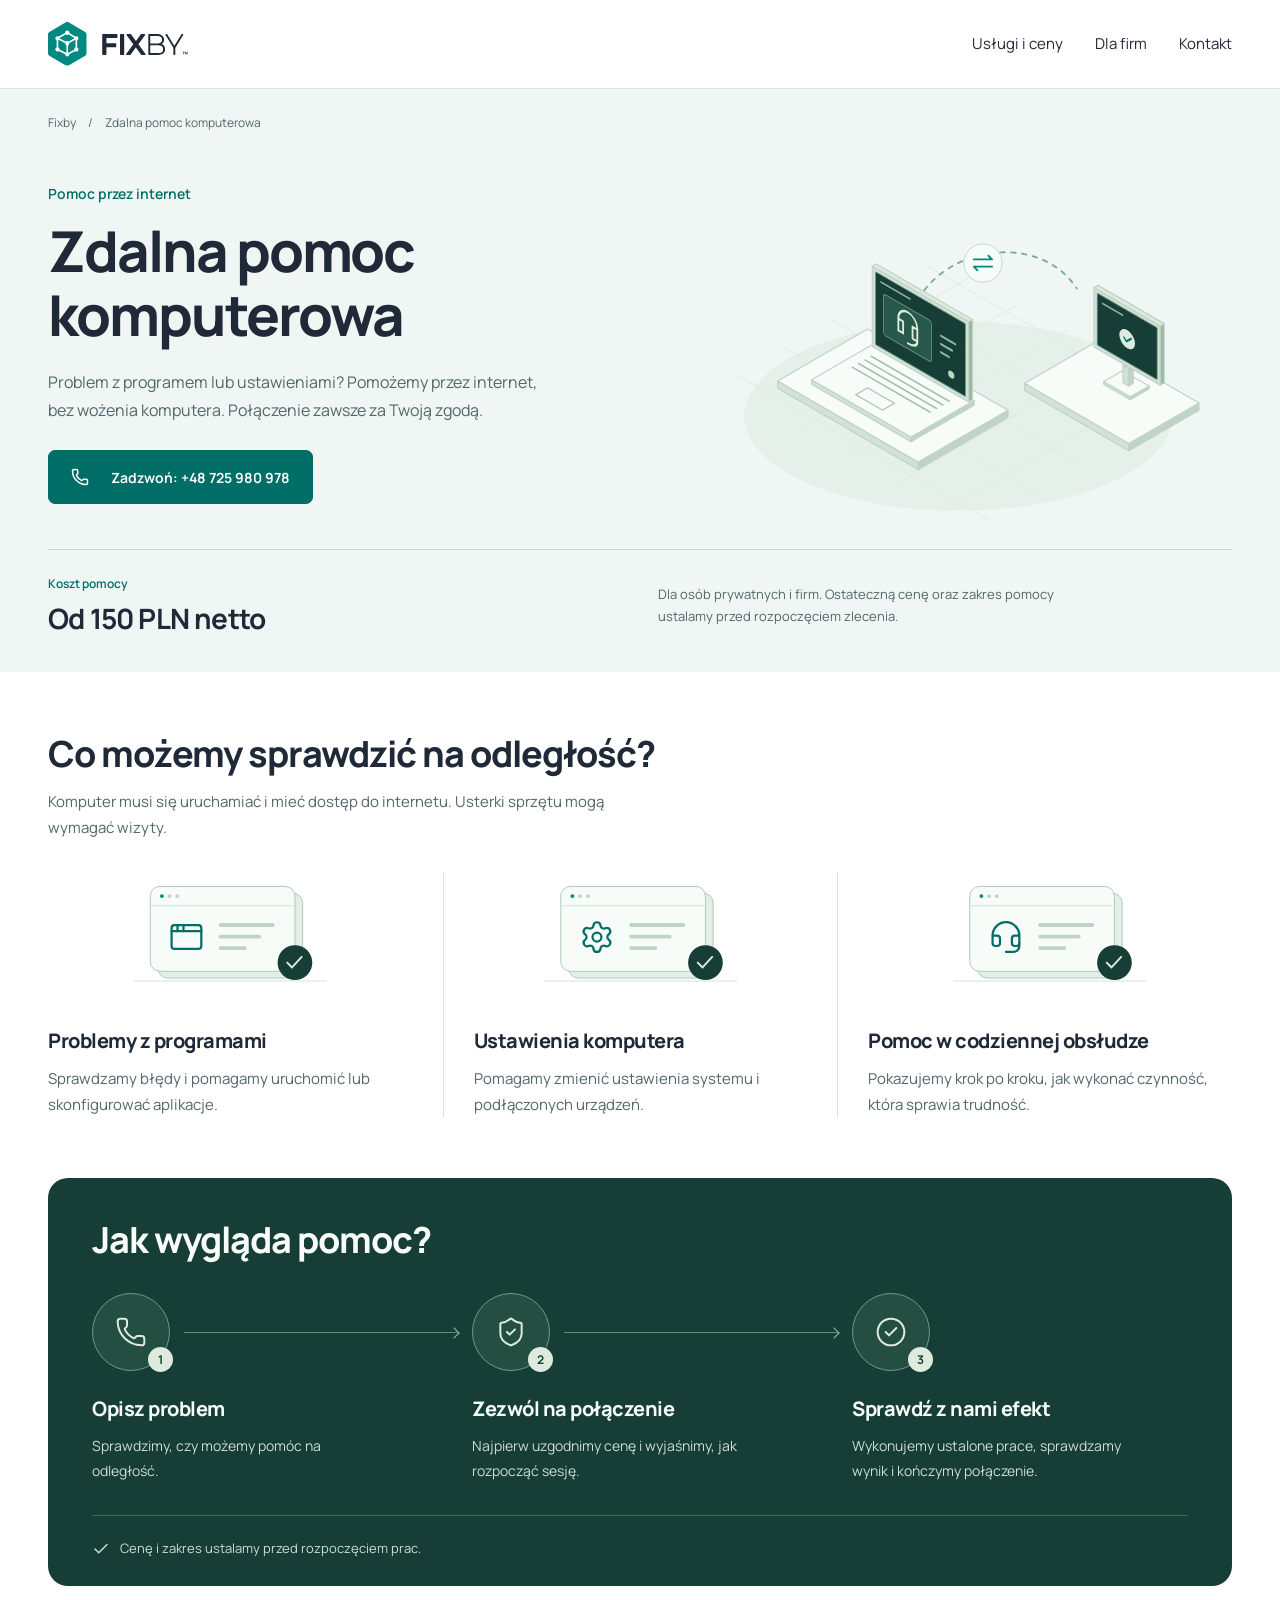
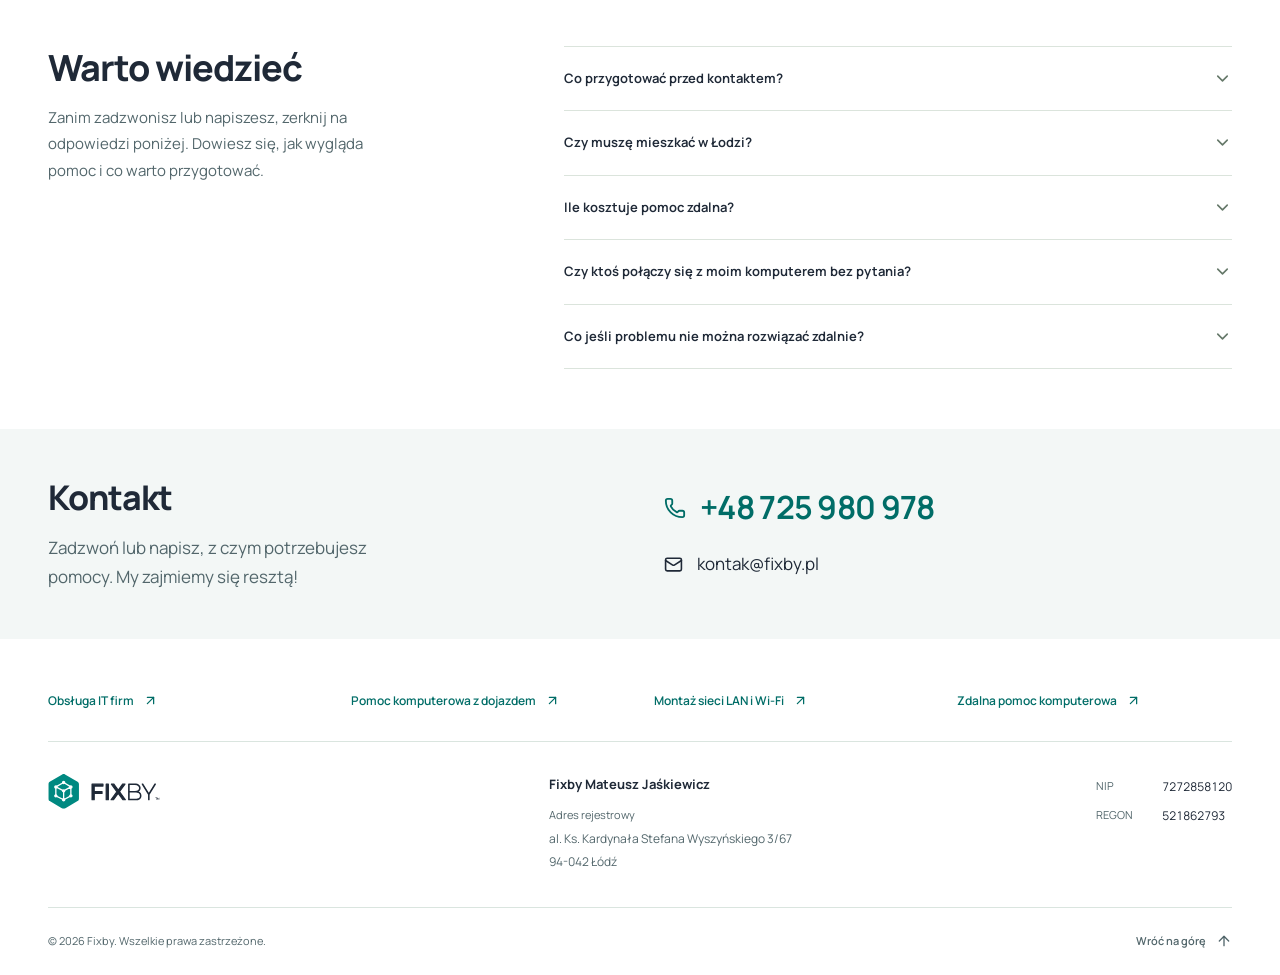
<file: zdalna-pomoc-komputerowa/index.html>
<!DOCTYPE html><html lang="pl" data-scroll-behavior="smooth" class="manrope_7ca0e9a7-module__9W0Djq__variable manropeextended_c3e5977b-module__oD5EBG__variable"><head><meta charSet="utf-8"/><meta name="viewport" content="width=device-width, initial-scale=1"/><link rel="preload" href="/_next/static/media/manrope_latin_ext_wght_normal.p.0-hru0xfwhnbp.woff2" as="font" crossorigin="" type="font/woff2"/><link rel="preload" href="/_next/static/media/manrope_latin_wght_normal.p.1p_a2k8qd5zhp.woff2" as="font" crossorigin="" type="font/woff2"/><link rel="preload" as="image" href="/fixby-logo.svg"/><link rel="stylesheet" href="/_next/static/chunks/31b4hx_1hznzd.css" data-precedence="next"/><link rel="stylesheet" href="/_next/static/chunks/30t13ou3c06vk.css" data-precedence="next"/><link rel="preload" as="script" fetchPriority="low" href="/_next/static/chunks/1u5zan5bs9a7v.js"/><script src="/_next/static/chunks/2k4ea2q1pj4ke.js" async=""></script><script src="/_next/static/chunks/1mh6a-0e61pyc.js" async=""></script><script src="/_next/static/chunks/turbopack-1i5o_nt40p0cd.js" async=""></script><script src="/_next/static/chunks/3fntmmi971322.js" async=""></script><script async="" src="https://www.googletagmanager.com/gtag/js?id=G-HXS91RTYBK"></script><script src="/_next/static/chunks/0vx7gkiy0pf-4.js" async=""></script><title>Zdalna pomoc komputerowa | Fixby</title><meta name="description" content="Zdalna pomoc komputerowa od 150 zł netto. Rozwiązujemy problemy z programami i konfiguracją systemu. Bezpieczne połączenie za Twoją zgodą."/><meta name="application-name" content="Fixby"/><link rel="canonical" href="https://fixby.pl/zdalna-pomoc-komputerowa/"/><meta property="og:title" content="Zdalna pomoc komputerowa | Fixby"/><meta property="og:description" content="Zdalna pomoc komputerowa od 150 zł netto. Rozwiązujemy problemy z programami i konfiguracją systemu. Bezpieczne połączenie za Twoją zgodą."/><meta property="og:url" content="https://fixby.pl/zdalna-pomoc-komputerowa/"/><meta property="og:site_name" content="Fixby"/><meta property="og:locale" content="pl_PL"/><meta property="og:image" content="https://fixby.pl/opengraph-image.png"/><meta property="og:image:width" content="1200"/><meta property="og:image:height" content="630"/><meta property="og:image:alt" content="Fixby — pomoc komputerowa i obsługa IT w Łodzi"/><meta property="og:type" content="website"/><meta name="twitter:card" content="summary_large_image"/><meta name="twitter:title" content="Zdalna pomoc komputerowa | Fixby"/><meta name="twitter:description" content="Zdalna pomoc komputerowa od 150 zł netto. Rozwiązujemy problemy z programami i konfiguracją systemu. Bezpieczne połączenie za Twoją zgodą."/><meta name="twitter:image" content="https://fixby.pl/opengraph-image.png"/><link rel="icon" href="/favicon.ico?v=2" sizes="any"/><link rel="icon" href="/fixby-symbol-32.png" type="image/png" sizes="32x32"/><link rel="icon" href="/fixby-symbol.svg" type="image/svg+xml" sizes="any"/><script id="google-analytics">
          window.dataLayer = window.dataLayer || [];
          function gtag(){dataLayer.push(arguments);}
          gtag('js', new Date());
          gtag('config', 'G-HXS91RTYBK');
        </script><script src="/_next/static/chunks/0cz1d0mv5g_q7.js" noModule=""></script></head><body><div hidden=""><!--$--><!--/$--></div><script type="application/ld+json">{"@context":"https://schema.org","@graph":[{"@type":"LocalBusiness","@id":"https://fixby.pl/#firma","name":"Fixby","legalName":"Fixby Mateusz Jaśkiewicz","url":"https://fixby.pl/","logo":"https://fixby.pl/fixby-logo.svg","image":"https://fixby.pl/opengraph-image.png","description":"Pomoc komputerowa, obsługa IT firm oraz montaż sieci LAN i Wi-Fi. Obsługa u klienta w Łodzi i pomoc zdalna.","telephone":"+48 725 980 978","email":"kontak@fixby.pl","taxID":"7272858120","identifier":{"@type":"PropertyValue","propertyID":"REGON","value":"521862793"},"address":{"@type":"PostalAddress","streetAddress":"al. Ks. Kardynała Stefana Wyszyńskiego 3/67","postalCode":"94-042","addressLocality":"Łódź","addressCountry":"PL"},"areaServed":{"@type":"City","name":"Łódź"}},{"@type":"WebSite","@id":"https://fixby.pl/#strona","url":"https://fixby.pl/","name":"Fixby","inLanguage":"pl-PL","publisher":{"@id":"https://fixby.pl/#firma"}}]}</script><div class="page-shell"><script type="application/ld+json">{"@context":"https://schema.org","@graph":[{"@type":"Service","@id":"https://fixby.pl/zdalna-pomoc-komputerowa/#usluga","name":"Zdalna pomoc komputerowa","description":"Zdalna pomoc komputerowa od 150 zł netto. Rozwiązujemy problemy z programami i konfiguracją systemu. Bezpieczne połączenie za Twoją zgodą.","url":"https://fixby.pl/zdalna-pomoc-komputerowa/","provider":{"@id":"https://fixby.pl/#firma"}},{"@type":"BreadcrumbList","itemListElement":[{"@type":"ListItem","position":1,"name":"Fixby","item":"https://fixby.pl/"},{"@type":"ListItem","position":2,"name":"Zdalna pomoc komputerowa","item":"https://fixby.pl/zdalna-pomoc-komputerowa/"}]}]}</script><a class="skip-link" href="#main">Przejdź do treści</a><header class="site-header-module__O2uXQG__header"><div class="container site-header-module__O2uXQG__inner"><a class="site-header-module__O2uXQG__logo" aria-label="Fixby, strona główna" href="/"><img src="/fixby-logo.svg" alt="Fixby" width="140" height="44"/></a><nav id="site-navigation" class="site-header-module__O2uXQG__nav" data-open="false" data-call-visible="false" aria-label="Nawigacja główna"><a href="/#uslugi">Usługi i ceny</a><a href="/#dla-firm">Dla firm</a><a href="/#kontakt">Kontakt</a></nav><a class="site-header-module__O2uXQG__call" data-visible="false" aria-hidden="true" tabindex="-1" href="tel:+48725980978" aria-label="Zadzwoń do Fixby: +48 725 980 978"><svg xmlns="http://www.w3.org/2000/svg" width="17" height="17" viewBox="0 0 24 24" fill="none" stroke="currentColor" stroke-width="2" stroke-linecap="round" stroke-linejoin="round" class="lucide lucide-phone" aria-hidden="true"><path d="M13.832 16.568a1 1 0 0 0 1.213-.303l.355-.465A2 2 0 0 1 17 15h3a2 2 0 0 1 2 2v3a2 2 0 0 1-2 2A18 18 0 0 1 2 4a2 2 0 0 1 2-2h3a2 2 0 0 1 2 2v3a2 2 0 0 1-.8 1.6l-.468.351a1 1 0 0 0-.292 1.233 14 14 0 0 0 6.392 6.384"></path></svg><span class="site-header-module__O2uXQG__number">+48 725 980 978</span><span class="site-header-module__O2uXQG__label">Zadzwoń</span></a><button class="site-header-module__O2uXQG__menuToggle" type="button" aria-label="Otwórz menu" aria-expanded="false" aria-controls="site-navigation"><svg xmlns="http://www.w3.org/2000/svg" width="23" height="23" viewBox="0 0 24 24" fill="none" stroke="currentColor" stroke-width="2" stroke-linecap="round" stroke-linejoin="round" class="lucide lucide-menu site-header-module__O2uXQG__menuIcon" aria-hidden="true"><path d="M4 5h16"></path><path d="M4 12h16"></path><path d="M4 19h16"></path></svg><svg xmlns="http://www.w3.org/2000/svg" width="23" height="23" viewBox="0 0 24 24" fill="none" stroke="currentColor" stroke-width="2" stroke-linecap="round" stroke-linejoin="round" class="lucide lucide-x site-header-module__O2uXQG__closeIcon" aria-hidden="true"><path d="M18 6 6 18"></path><path d="m6 6 12 12"></path></svg></button></div></header><main id="main" vt-name="fixby-page" vt-update="none" vt-share="fixby-route"><section class="service-module__Azj4QW__hero" aria-labelledby="service-title"><div class="container"><nav class="service-module__Azj4QW__breadcrumbs" aria-label="Ścieżka nawigacji"><a href="/">Fixby</a><span aria-hidden="true">/</span><span aria-current="page">Zdalna pomoc komputerowa</span></nav><div class="service-module__Azj4QW__heroGrid"><div class="service-module__Azj4QW__heroCopy"><p class="service-module__Azj4QW__area">Pomoc przez internet</p><h1 id="service-title">Zdalna pomoc komputerowa</h1><p class="service-module__Azj4QW__lead">Problem z programem lub ustawieniami? Pomożemy przez internet, bez wożenia komputera. Połączenie zawsze za Twoją zgodą.</p><a id="hero-call" href="tel:+48725980978" class="button"><svg xmlns="http://www.w3.org/2000/svg" width="18" height="18" viewBox="0 0 24 24" fill="none" stroke="currentColor" stroke-width="2" stroke-linecap="round" stroke-linejoin="round" class="lucide lucide-phone" aria-hidden="true"><path d="M13.832 16.568a1 1 0 0 0 1.213-.303l.355-.465A2 2 0 0 1 17 15h3a2 2 0 0 1 2 2v3a2 2 0 0 1-2 2A18 18 0 0 1 2 4a2 2 0 0 1 2-2h3a2 2 0 0 1 2 2v3a2 2 0 0 1-.8 1.6l-.468.351a1 1 0 0 0-.292 1.233 14 14 0 0 0 6.392 6.384"></path></svg> Zadzwoń: <!-- -->+48 725 980 978</a></div><div class="service-module__Azj4QW__visual"><svg class="service-module__Azj4QW__illustration" viewBox="0 0 600 400" width="600" height="400" role="img" aria-labelledby="zdalna-pomoc-komputerowa-art-title zdalna-pomoc-komputerowa-art-description" focusable="false" fill="none"><title id="zdalna-pomoc-komputerowa-art-title">Wsparcie przez zdalne połączenie</title><desc id="zdalna-pomoc-komputerowa-art-description">Laptop z symbolem konsultanta i drugi komputer połączone przerywaną linią ze strzałkami wymiany danych.</desc><g><ellipse cx="300" cy="280" rx="235" ry="104" fill="#dfece3" opacity=".55"></ellipse><g fill="none" stroke="#dbe8df" stroke-width=".8"><g><polyline points="265.36,115 542.48,275"></polyline><polyline points="317.32,125 74.84,265"></polyline></g><g><polyline points="213.4,145 490.52,305"></polyline><polyline points="369.28,155 126.80000000000001,295"></polyline></g><g><polyline points="161.44,175 438.56,335"></polyline><polyline points="421.24,185 178.76,325"></polyline></g><g><polyline points="109.47999999999999,205 386.6,365"></polyline><polyline points="473.2,215 230.72,355"></polyline></g><g><polyline points="57.52000000000001,235 334.64,395"></polyline><polyline points="525.16,245 282.68,385"></polyline></g></g></g><g stroke="#bfd3c6" stroke-width="1.3" stroke-linejoin="round"><polygon points="372.744,252 487.05600000000004,318 487.05600000000004,310 372.744,244" fill="#d3e2d6"></polygon><polygon points="564.13,273.5 487.05600000000004,318 487.05600000000004,310 564.13,265.5" fill="#bfd3c6"></polygon><polygon points="449.818,199.5 564.13,265.5 487.05600000000004,310 372.744,244" fill="#f8fcf8"></polygon></g><g stroke="#bfd3c6" stroke-width="1.3" stroke-linejoin="round"><polygon points="459.5172,245.1 488.6148,261.9 488.6148,258.9 459.5172,242.1" fill="#d3e2d6"></polygon><polygon points="509.3988,249.89999999999998 488.6148,261.9 488.6148,258.9 509.3988,246.89999999999998" fill="#bfd3c6"></polygon><polygon points="480.3012,230.1 509.3988,246.89999999999998 488.6148,258.9 459.5172,242.1" fill="#f8fcf8"></polygon></g><g stroke="#bfd3c6" stroke-width="1.3" stroke-linejoin="round"><polygon points="480.68224,243.32 486.74424,246.82 486.74424,227.82 480.68224,224.32" fill="#d3e2d6"></polygon><polygon points="491.94024,243.82 486.74424,246.82 486.74424,227.82 491.94024,224.82" fill="#bfd3c6"></polygon><polygon points="485.87824,221.32 491.94024,224.82 486.74424,227.82 480.68224,224.32" fill="#dcebdd"></polygon></g><g stroke="#bfd3c6" stroke-width="1.3" stroke-linejoin="round"><polygon points="448.952,204 521.696,246 521.696,181 448.952,139" fill="#d3e2d6"></polygon><polygon points="526.0260000000001,243.5 521.696,246 521.696,181 526.0260000000001,178.5" fill="#9bb7a5"></polygon><polygon points="453.28200000000004,136.5 526.0260000000001,178.5 521.696,181 448.952,139" fill="#dcebdd"></polygon></g><g transform="matrix(.866 .5 0 1 448.952 204)"><rect x="4" y="-61" width="76" height="57" rx="1" fill="#163e36" stroke="#709687"></rect><path d="M11 -53h25.2" stroke="#8eb8a7" stroke-width="2" stroke-linecap="round"></path><g transform="translate(42 -29.5)"><circle r="10" fill="#dcebdd"></circle><path d="m-4 0 3 3 6-6" fill="none" stroke="#006d67" stroke-width="2" stroke-linecap="round" stroke-linejoin="round"></path></g></g><path d="M245 186C255 98 384 69 430 140" fill="none" stroke="#77ac98" stroke-width="2" stroke-dasharray="5 7" stroke-linecap="round"></path><g transform="translate(327 112)"><circle r="21" fill="#f8fcf8" stroke="#bfd3c6"></circle><path d="M-10-4h20l-4-4m4 12h-20l4 4" fill="none" stroke="#008981" stroke-width="2" stroke-linecap="round" stroke-linejoin="round"></path></g><g stroke="#bfd3c6" stroke-width="1.3" stroke-linejoin="round"><polygon points="101.686,249.5 255.834,338.5 255.834,330.5 101.686,241.5" fill="#d3e2d6"></polygon><polygon points="354.558,281.5 255.834,338.5 255.834,330.5 354.558,273.5" fill="#bfd3c6"></polygon><polygon points="200.41,184.5 354.558,273.5 255.834,330.5 101.686,241.5" fill="#f8fcf8"></polygon></g><g stroke="#bfd3c6" stroke-width="1.3" stroke-linejoin="round"><polygon points="138.924,245 248.04,308 248.04,303 138.924,240" fill="#d3e2d6"></polygon><polygon points="317.32,268 248.04,308 248.04,303 317.32,263" fill="#bfd3c6"></polygon><polygon points="208.204,200 317.32,263 248.04,303 138.924,240" fill="#f8fcf8"></polygon></g><g stroke="#bfd3c6" stroke-width="1.3" stroke-linejoin="round"><polygon points="205.606,203.5 311.258,264.5 311.258,176.5 205.606,115.5" fill="#d3e2d6"></polygon><polygon points="315.588,262 311.258,264.5 311.258,176.5 315.588,174" fill="#9bb7a5"></polygon><polygon points="209.936,113 315.588,174 311.258,176.5 205.606,115.5" fill="#dcebdd"></polygon></g><g transform="matrix(.866 .5 0 1 205.606 203.5)"><rect x="4" y="-84" width="114" height="80" rx="1" fill="#163e36" stroke="#709687"></rect><path d="M11 -76h36.6" stroke="#8eb8a7" stroke-width="2" stroke-linecap="round"></path><rect x="14" y="-65" width="61" height="45" rx="3" fill="#28574b" stroke="#709687"></rect><path d="M33-43v-5a12 12 0 0 1 24 0v5M33-43v9h6v-13h-6m24 4v9h-6v-13h6m0 13q0 8-12 8" fill="none" stroke="#dcebdd" stroke-width="2.4" stroke-linecap="round" stroke-linejoin="round"></path><path d="M87-55h18m-18 9h14m-14 9h10" stroke="#8eb8a7" stroke-width="2.5" stroke-linecap="round"></path><circle cx="100" cy="-19" r="4" fill="#b7dbbf"></circle></g><g transform="matrix(.866 .5 -.866 .5 203.874 214)" fill="none" stroke="#a4c0ae" stroke-width="2"><path d="M0 0h100"></path><path d="M0 8h100"></path><path d="M0 16h100"></path><path d="M0 24h100"></path><path d="M33 37h34v15H33z" stroke-width="1.5"></path></g></svg></div><aside class="service-module__Azj4QW__price" aria-label="Cena usługi"><div><p class="service-module__Azj4QW__priceLabel">Koszt pomocy</p><strong>Od 150 PLN netto</strong></div><div><p>Dla osób prywatnych i firm. Ostateczną cenę oraz zakres pomocy ustalamy przed rozpoczęciem zlecenia.</p></div></aside></div></div></section><section class="service-module__Azj4QW__contentSection" aria-labelledby="scope-title"><div class="container"><div class="service-module__Azj4QW__scopeHeading"><h2 id="scope-title">Co możemy sprawdzić na odległość?</h2><p>Komputer musi się uruchamiać i mieć dostęp do internetu. Usterki sprzętu mogą wymagać wizyty.</p></div><div class="service-module__Azj4QW__scopeList"><article><svg viewBox="0 0 280 140" width="280" height="140" aria-hidden="true" focusable="false" fill="none"><path d="M40 113h200" stroke="#d1e1d8"></path><rect x="65" y="22" width="150" height="88" rx="10" fill="#e3eee7" stroke="#adc8b9"></rect><rect x="57" y="15" width="150" height="88" rx="10" fill="#f8fcf8" stroke="#adc8b9"></rect><path d="M58 35h148" stroke="#d1e1d8"></path><circle cx="69" cy="25" r="2" fill="#008981"></circle><circle cx="77" cy="25" r="2" fill="#bfd3c6"></circle><circle cx="85" cy="25" r="2" fill="#bfd3c6"></circle><svg xmlns="http://www.w3.org/2000/svg" width="37" height="37" viewBox="0 0 24 24" fill="none" stroke="#006d67" stroke-width="1.5" stroke-linecap="round" stroke-linejoin="round" class="lucide lucide-app-window" aria-hidden="true" x="76" y="49"><rect x="2" y="4" width="20" height="16" rx="2"></rect><path d="M10 4v4"></path><path d="M2 8h20"></path><path d="M6 4v4"></path></svg><path d="M130 55h54m-54 12h40m-40 12h25" stroke="#bfd3c6" stroke-width="4" stroke-linecap="round"></path><circle cx="207" cy="94" r="18" fill="#163e36"></circle><path d="m199 94 5 5 10-11" stroke="#dcebdd" stroke-width="2" stroke-linecap="round" stroke-linejoin="round"></path></svg><h3>Problemy z programami</h3><p>Sprawdzamy błędy i pomagamy uruchomić lub skonfigurować aplikacje.</p></article><article><svg viewBox="0 0 280 140" width="280" height="140" aria-hidden="true" focusable="false" fill="none"><path d="M40 113h200" stroke="#d1e1d8"></path><rect x="65" y="22" width="150" height="88" rx="10" fill="#e3eee7" stroke="#adc8b9"></rect><rect x="57" y="15" width="150" height="88" rx="10" fill="#f8fcf8" stroke="#adc8b9"></rect><path d="M58 35h148" stroke="#d1e1d8"></path><circle cx="69" cy="25" r="2" fill="#008981"></circle><circle cx="77" cy="25" r="2" fill="#bfd3c6"></circle><circle cx="85" cy="25" r="2" fill="#bfd3c6"></circle><svg xmlns="http://www.w3.org/2000/svg" width="37" height="37" viewBox="0 0 24 24" fill="none" stroke="#006d67" stroke-width="1.5" stroke-linecap="round" stroke-linejoin="round" class="lucide lucide-settings" aria-hidden="true" x="76" y="49"><path d="M9.671 4.136a2.34 2.34 0 0 1 4.659 0 2.34 2.34 0 0 0 3.319 1.915 2.34 2.34 0 0 1 2.33 4.033 2.34 2.34 0 0 0 0 3.831 2.34 2.34 0 0 1-2.33 4.033 2.34 2.34 0 0 0-3.319 1.915 2.34 2.34 0 0 1-4.659 0 2.34 2.34 0 0 0-3.32-1.915 2.34 2.34 0 0 1-2.33-4.033 2.34 2.34 0 0 0 0-3.831A2.34 2.34 0 0 1 6.35 6.051a2.34 2.34 0 0 0 3.319-1.915"></path><circle cx="12" cy="12" r="3"></circle></svg><path d="M130 55h54m-54 12h40m-40 12h25" stroke="#bfd3c6" stroke-width="4" stroke-linecap="round"></path><circle cx="207" cy="94" r="18" fill="#163e36"></circle><path d="m199 94 5 5 10-11" stroke="#dcebdd" stroke-width="2" stroke-linecap="round" stroke-linejoin="round"></path></svg><h3>Ustawienia komputera</h3><p>Pomagamy zmienić ustawienia systemu i podłączonych urządzeń.</p></article><article><svg viewBox="0 0 280 140" width="280" height="140" aria-hidden="true" focusable="false" fill="none"><path d="M40 113h200" stroke="#d1e1d8"></path><rect x="65" y="22" width="150" height="88" rx="10" fill="#e3eee7" stroke="#adc8b9"></rect><rect x="57" y="15" width="150" height="88" rx="10" fill="#f8fcf8" stroke="#adc8b9"></rect><path d="M58 35h148" stroke="#d1e1d8"></path><circle cx="69" cy="25" r="2" fill="#008981"></circle><circle cx="77" cy="25" r="2" fill="#bfd3c6"></circle><circle cx="85" cy="25" r="2" fill="#bfd3c6"></circle><svg xmlns="http://www.w3.org/2000/svg" width="37" height="37" viewBox="0 0 24 24" fill="none" stroke="#006d67" stroke-width="1.5" stroke-linecap="round" stroke-linejoin="round" class="lucide lucide-headset" aria-hidden="true" x="76" y="49"><path d="M3 11h3a2 2 0 0 1 2 2v3a2 2 0 0 1-2 2H5a2 2 0 0 1-2-2v-5Zm0 0a9 9 0 1 1 18 0m0 0v5a2 2 0 0 1-2 2h-1a2 2 0 0 1-2-2v-3a2 2 0 0 1 2-2h3Z"></path><path d="M21 16v2a4 4 0 0 1-4 4h-5"></path></svg><path d="M130 55h54m-54 12h40m-40 12h25" stroke="#bfd3c6" stroke-width="4" stroke-linecap="round"></path><circle cx="207" cy="94" r="18" fill="#163e36"></circle><path d="m199 94 5 5 10-11" stroke="#dcebdd" stroke-width="2" stroke-linecap="round" stroke-linejoin="round"></path></svg><h3>Pomoc w codziennej obsłudze</h3><p>Pokazujemy krok po kroku, jak wykonać czynność, która sprawia trudność.</p></article></div></div></section><section class="container service-module__Azj4QW__process" aria-labelledby="process-title"><div class="service-module__Azj4QW__processPanel"><h2 id="process-title">Jak wygląda pomoc?</h2><ol class="service-module__Azj4QW__steps"><li><div class="service-module__Azj4QW__stepArt" aria-hidden="true"><svg xmlns="http://www.w3.org/2000/svg" width="32" height="32" viewBox="0 0 24 24" fill="none" stroke="currentColor" stroke-width="1.5" stroke-linecap="round" stroke-linejoin="round" class="lucide lucide-phone" aria-hidden="true"><path d="M13.832 16.568a1 1 0 0 0 1.213-.303l.355-.465A2 2 0 0 1 17 15h3a2 2 0 0 1 2 2v3a2 2 0 0 1-2 2A18 18 0 0 1 2 4a2 2 0 0 1 2-2h3a2 2 0 0 1 2 2v3a2 2 0 0 1-.8 1.6l-.468.351a1 1 0 0 0-.292 1.233 14 14 0 0 0 6.392 6.384"></path></svg><span>1</span></div><h3>Opisz problem</h3><p>Sprawdzimy, czy możemy pomóc na odległość.</p></li><li><div class="service-module__Azj4QW__stepArt" aria-hidden="true"><svg xmlns="http://www.w3.org/2000/svg" width="32" height="32" viewBox="0 0 24 24" fill="none" stroke="currentColor" stroke-width="1.5" stroke-linecap="round" stroke-linejoin="round" class="lucide lucide-shield-check" aria-hidden="true"><path d="M20 13c0 5-3.5 7.5-7.66 8.95a1 1 0 0 1-.67-.01C7.5 20.5 4 18 4 13V6a1 1 0 0 1 1-1c2 0 4.5-1.2 6.24-2.72a1.17 1.17 0 0 1 1.52 0C14.51 3.81 17 5 19 5a1 1 0 0 1 1 1z"></path><path d="m9 12 2 2 4-4"></path></svg><span>2</span></div><h3>Zezwól na połączenie</h3><p>Najpierw uzgodnimy cenę i wyjaśnimy, jak rozpocząć sesję.</p></li><li><div class="service-module__Azj4QW__stepArt" aria-hidden="true"><svg xmlns="http://www.w3.org/2000/svg" width="32" height="32" viewBox="0 0 24 24" fill="none" stroke="currentColor" stroke-width="1.5" stroke-linecap="round" stroke-linejoin="round" class="lucide lucide-circle-check" aria-hidden="true"><circle cx="12" cy="12" r="10"></circle><path d="m16 9-5.5 5.5L8 12"></path></svg><span>3</span></div><h3>Sprawdź z nami efekt</h3><p>Wykonujemy ustalone prace, sprawdzamy wynik i kończymy połączenie.</p></li></ol><p class="service-module__Azj4QW__processNote"><svg xmlns="http://www.w3.org/2000/svg" width="18" height="18" viewBox="0 0 24 24" fill="none" stroke="currentColor" stroke-width="2" stroke-linecap="round" stroke-linejoin="round" class="lucide lucide-check" aria-hidden="true"><path d="M20 6 9 17l-5-5"></path></svg> Cenę i zakres ustalamy przed rozpoczęciem prac.</p></div></section><section class="service-module__Azj4QW__contentSection" aria-labelledby="questions-title"><div class="container service-module__Azj4QW__scopeGrid"><div class="service-module__Azj4QW__questionsIntro"><h2 id="questions-title">Warto wiedzieć</h2><p>Zanim zadzwonisz lub napiszesz, zerknij na odpowiedzi poniżej. Dowiesz się, jak wygląda pomoc i co warto przygotować.</p></div><div class="faq-list"><details><summary>Co przygotować przed kontaktem?<svg xmlns="http://www.w3.org/2000/svg" width="19" height="19" viewBox="0 0 24 24" fill="none" stroke="currentColor" stroke-width="2" stroke-linecap="round" stroke-linejoin="round" class="lucide lucide-chevron-down" aria-hidden="true"><path d="m6 9 6 6 6-6"></path></svg></summary><p>Przygotuj uruchomiony komputer z dostępem do internetu i opisz, co się dzieje. Sposób połączenia uzgodnimy podczas rozmowy. Nie przesyłaj haseł w e-mailu; przed sesją zamknij prywatne dokumenty i aplikacje niezwiązane ze zgłoszeniem.</p></details><details><summary>Czy muszę mieszkać w Łodzi?<svg xmlns="http://www.w3.org/2000/svg" width="19" height="19" viewBox="0 0 24 24" fill="none" stroke="currentColor" stroke-width="2" stroke-linecap="round" stroke-linejoin="round" class="lucide lucide-chevron-down" aria-hidden="true"><path d="m6 9 6 6 6-6"></path></svg></summary><p>Nie. Pomoc zdalna odbywa się przez internet i nie wymaga dojazdu. Ważne, żeby komputer działał i miał połączenie umożliwiające zdalną sesję.</p></details><details><summary>Ile kosztuje pomoc zdalna?<svg xmlns="http://www.w3.org/2000/svg" width="19" height="19" viewBox="0 0 24 24" fill="none" stroke="currentColor" stroke-width="2" stroke-linecap="round" stroke-linejoin="round" class="lucide lucide-chevron-down" aria-hidden="true"><path d="m6 9 6 6 6-6"></path></svg></summary><p>Minimalna cena wynosi 150 PLN netto dla osób prywatnych i firm. Ostateczny koszt zależy od problemu oraz zakresu prac i jest ustalany przed rozpoczęciem pomocy.</p></details><details><summary>Czy ktoś połączy się z moim komputerem bez pytania?<svg xmlns="http://www.w3.org/2000/svg" width="19" height="19" viewBox="0 0 24 24" fill="none" stroke="currentColor" stroke-width="2" stroke-linecap="round" stroke-linejoin="round" class="lucide lucide-chevron-down" aria-hidden="true"><path d="m6 9 6 6 6-6"></path></svg></summary><p>Nie. Dostęp zdalny odbywa się za Twoją zgodą. Przed rozpoczęciem sesji wyjaśnimy sposób połączenia i zakres czynności.</p></details><details><summary>Co jeśli problemu nie można rozwiązać zdalnie?<svg xmlns="http://www.w3.org/2000/svg" width="19" height="19" viewBox="0 0 24 24" fill="none" stroke="currentColor" stroke-width="2" stroke-linecap="round" stroke-linejoin="round" class="lucide lucide-chevron-down" aria-hidden="true"><path d="m6 9 6 6 6-6"></path></svg></summary><p>Omówimy dalsze kroki. Jeżeli potrzebna jest fizyczna diagnostyka lub konfiguracja sprzętu w Łodzi, możemy ustalić wizytę. Usługi z dojazdem mają osobne stawki: od 200 PLN netto dla osób prywatnych i od 300 PLN netto dla firm.</p></details></div></div></section><section id="kontakt" class="contact-section-module__Xgmh8q__contact" aria-labelledby="contact-title"><div class="container contact-section-module__Xgmh8q__panel"><div class="contact-section-module__Xgmh8q__intro"><h2 id="contact-title">Kontakt</h2><p>Zadzwoń lub napisz, z czym potrzebujesz pomocy. My zajmiemy się resztą!</p></div><div class="contact-section-module__Xgmh8q__actions"><a class="contact-section-module__Xgmh8q__call" href="tel:+48725980978"><svg xmlns="http://www.w3.org/2000/svg" width="22" height="22" viewBox="0 0 24 24" fill="none" stroke="currentColor" stroke-width="2" stroke-linecap="round" stroke-linejoin="round" class="lucide lucide-phone" aria-hidden="true"><path d="M13.832 16.568a1 1 0 0 0 1.213-.303l.355-.465A2 2 0 0 1 17 15h3a2 2 0 0 1 2 2v3a2 2 0 0 1-2 2A18 18 0 0 1 2 4a2 2 0 0 1 2-2h3a2 2 0 0 1 2 2v3a2 2 0 0 1-.8 1.6l-.468.351a1 1 0 0 0-.292 1.233 14 14 0 0 0 6.392 6.384"></path></svg><span>+48 725 980 978</span></a><a class="contact-section-module__Xgmh8q__email" href="mailto:kontak@fixby.pl"><svg xmlns="http://www.w3.org/2000/svg" width="19" height="19" viewBox="0 0 24 24" fill="none" stroke="currentColor" stroke-width="2" stroke-linecap="round" stroke-linejoin="round" class="lucide lucide-mail" aria-hidden="true"><path d="m22 7-8.991 5.727a2 2 0 0 1-2.009 0L2 7"></path><rect x="2" y="4" width="20" height="16" rx="2"></rect></svg><span>kontak@fixby.pl</span></a></div></div></section></main><footer class="contact-section-module__Xgmh8q__footer"><div class="container"><nav class="contact-section-module__Xgmh8q__serviceLinks" aria-label="Usługi Fixby"><a href="/obsluga-it-firm-lodz/">Obsługa IT firm<svg xmlns="http://www.w3.org/2000/svg" width="15" height="15" viewBox="0 0 24 24" fill="none" stroke="currentColor" stroke-width="2" stroke-linecap="round" stroke-linejoin="round" class="lucide lucide-arrow-up-right" aria-hidden="true"><path d="M7 7h10v10"></path><path d="M7 17 17 7"></path></svg></a><a href="/pomoc-komputerowa-lodz/">Pomoc komputerowa z dojazdem<svg xmlns="http://www.w3.org/2000/svg" width="15" height="15" viewBox="0 0 24 24" fill="none" stroke="currentColor" stroke-width="2" stroke-linecap="round" stroke-linejoin="round" class="lucide lucide-arrow-up-right" aria-hidden="true"><path d="M7 7h10v10"></path><path d="M7 17 17 7"></path></svg></a><a href="/montaz-sieci-lan-wifi-lodz/">Montaż sieci LAN i Wi-Fi<svg xmlns="http://www.w3.org/2000/svg" width="15" height="15" viewBox="0 0 24 24" fill="none" stroke="currentColor" stroke-width="2" stroke-linecap="round" stroke-linejoin="round" class="lucide lucide-arrow-up-right" aria-hidden="true"><path d="M7 7h10v10"></path><path d="M7 17 17 7"></path></svg></a><a href="/zdalna-pomoc-komputerowa/">Zdalna pomoc komputerowa<svg xmlns="http://www.w3.org/2000/svg" width="15" height="15" viewBox="0 0 24 24" fill="none" stroke="currentColor" stroke-width="2" stroke-linecap="round" stroke-linejoin="round" class="lucide lucide-arrow-up-right" aria-hidden="true"><path d="M7 7h10v10"></path><path d="M7 17 17 7"></path></svg></a></nav><div class="contact-section-module__Xgmh8q__companyGrid"><div class="contact-section-module__Xgmh8q__brand"><a aria-label="Fixby — strona główna" href="/"><img src="/fixby-logo.svg" width="112" height="35" alt="Fixby"/></a></div><div class="contact-section-module__Xgmh8q__company"><p class="contact-section-module__Xgmh8q__companyName">Fixby Mateusz Jaśkiewicz</p><address><span>Adres rejestrowy</span>al. Ks. Kardynała Stefana Wyszyńskiego 3/67<br/>94-042<!-- --> <!-- -->Łódź</address></div><dl class="contact-section-module__Xgmh8q__identifiers"><div><dt>NIP</dt><dd>7272858120</dd></div><div><dt>REGON</dt><dd>521862793</dd></div></dl></div><div class="contact-section-module__Xgmh8q__footerBottom"><span>© <!-- -->2026<!-- --> Fixby. Wszelkie prawa zastrzeżone.</span><a href="#" class="contact-section-module__Xgmh8q__backTop">Wróć na górę <svg xmlns="http://www.w3.org/2000/svg" width="16" height="16" viewBox="0 0 24 24" fill="none" stroke="currentColor" stroke-width="2" stroke-linecap="round" stroke-linejoin="round" class="lucide lucide-arrow-up" aria-hidden="true"><path d="m5 12 7-7 7 7"></path><path d="M12 19V5"></path></svg></a></div></div></footer></div><!--$--><!--/$--><script src="/_next/static/chunks/1u5zan5bs9a7v.js" id="_R_" async=""></script><script>(self.__next_f=self.__next_f||[]).push([0])</script><script>self.__next_f.push([1,"1:\"$Sreact.fragment\"\n2:I[39756,[\"/_next/static/chunks/3fntmmi971322.js\"],\"default\"]\n3:I[37457,[\"/_next/static/chunks/3fntmmi971322.js\"],\"default\"]\n5:I[97367,[\"/_next/static/chunks/3fntmmi971322.js\"],\"OutletBoundary\"]\n6:\"$Sreact.suspense\"\n9:I[97367,[\"/_next/static/chunks/3fntmmi971322.js\"],\"ViewportBoundary\"]\nb:I[97367,[\"/_next/static/chunks/3fntmmi971322.js\"],\"MetadataBoundary\"]\nd:I[68027,[],\"default\",1]\n:HL[\"/_next/static/chunks/31b4hx_1hznzd.css\",\"style\"]\n:HL[\"/_next/static/media/manrope_latin_ext_wght_normal.p.0-hru0xfwhnbp.woff2\",\"font\",{\"crossOrigin\":\"\",\"type\":\"font/woff2\"}]\n:HL[\"/_next/static/media/manrope_latin_wght_normal.p.1p_a2k8qd5zhp.woff2\",\"font\",{\"crossOrigin\":\"\",\"type\":\"font/woff2\"}]\n:HL[\"/_next/static/chunks/30t13ou3c06vk.css\",\"style\"]\n8:X\n"])</script><script>self.__next_f.push([1,"0:{\"P\":null,\"c\":[\"\",\"zdalna-pomoc-komputerowa\",\"\"],\"q\":\"\",\"i\":false,\"f\":[[[\"\",{\"children\":[[\"slug\",\"zdalna-pomoc-komputerowa\",\"d\",[]],{\"children\":[\"__PAGE__\",{},\"$undefined\",\"$undefined\",4608]},\"$undefined\",\"$undefined\",4608]},\"$undefined\",\"$undefined\",4624],[[\"$\",\"$1\",\"c\",{\"children\":[[[\"$\",\"link\",\"0\",{\"rel\":\"stylesheet\",\"href\":\"/_next/static/chunks/31b4hx_1hznzd.css\",\"precedence\":\"next\",\"crossOrigin\":\"$undefined\",\"nonce\":\"$undefined\"}]],[\"$\",\"html\",null,{\"lang\":\"pl\",\"data-scroll-behavior\":\"smooth\",\"className\":\"manrope_7ca0e9a7-module__9W0Djq__variable manropeextended_c3e5977b-module__oD5EBG__variable\",\"children\":[[\"$\",\"head\",null,{\"children\":[[\"$\",\"script\",null,{\"async\":true,\"src\":\"https://www.googletagmanager.com/gtag/js?id=G-HXS91RTYBK\"}],[\"$\",\"script\",null,{\"id\":\"google-analytics\",\"dangerouslySetInnerHTML\":{\"__html\":\"\\n          window.dataLayer = window.dataLayer || [];\\n          function gtag(){dataLayer.push(arguments);}\\n          gtag('js', new Date());\\n          gtag('config', 'G-HXS91RTYBK');\\n        \"}}]]}],[\"$\",\"body\",null,{\"children\":[[\"$\",\"script\",null,{\"type\":\"application/ld+json\",\"dangerouslySetInnerHTML\":{\"__html\":\"{\\\"@context\\\":\\\"https://schema.org\\\",\\\"@graph\\\":[{\\\"@type\\\":\\\"LocalBusiness\\\",\\\"@id\\\":\\\"https://fixby.pl/#firma\\\",\\\"name\\\":\\\"Fixby\\\",\\\"legalName\\\":\\\"Fixby Mateusz Jaśkiewicz\\\",\\\"url\\\":\\\"https://fixby.pl/\\\",\\\"logo\\\":\\\"https://fixby.pl/fixby-logo.svg\\\",\\\"image\\\":\\\"https://fixby.pl/opengraph-image.png\\\",\\\"description\\\":\\\"Pomoc komputerowa, obsługa IT firm oraz montaż sieci LAN i Wi-Fi. Obsługa u klienta w Łodzi i pomoc zdalna.\\\",\\\"telephone\\\":\\\"+48 725 980 978\\\",\\\"email\\\":\\\"kontak@fixby.pl\\\",\\\"taxID\\\":\\\"7272858120\\\",\\\"identifier\\\":{\\\"@type\\\":\\\"PropertyValue\\\",\\\"propertyID\\\":\\\"REGON\\\",\\\"value\\\":\\\"521862793\\\"},\\\"address\\\":{\\\"@type\\\":\\\"PostalAddress\\\",\\\"streetAddress\\\":\\\"al. Ks. Kardynała Stefana Wyszyńskiego 3/67\\\",\\\"postalCode\\\":\\\"94-042\\\",\\\"addressLocality\\\":\\\"Łódź\\\",\\\"addressCountry\\\":\\\"PL\\\"},\\\"areaServed\\\":{\\\"@type\\\":\\\"City\\\",\\\"name\\\":\\\"Łódź\\\"}},{\\\"@type\\\":\\\"WebSite\\\",\\\"@id\\\":\\\"https://fixby.pl/#strona\\\",\\\"url\\\":\\\"https://fixby.pl/\\\",\\\"name\\\":\\\"Fixby\\\",\\\"inLanguage\\\":\\\"pl-PL\\\",\\\"publisher\\\":{\\\"@id\\\":\\\"https://fixby.pl/#firma\\\"}}]}\"}}],[\"$\",\"$L2\",null,{\"parallelRouterKey\":\"children\",\"error\":\"$undefined\",\"errorStyles\":\"$undefined\",\"errorScripts\":\"$undefined\",\"template\":[\"$\",\"$L3\",null,{}],\"templateStyles\":\"$undefined\",\"templateScripts\":\"$undefined\",\"notFound\":[[[\"$\",\"title\",null,{\"children\":\"404: This page could not be found.\"}],[\"$\",\"div\",null,{\"style\":{\"fontFamily\":\"system-ui,\\\"Segoe UI\\\",Roboto,Helvetica,Arial,sans-serif,\\\"Apple Color Emoji\\\",\\\"Segoe UI Emoji\\\"\",\"height\":\"100vh\",\"textAlign\":\"center\",\"display\":\"flex\",\"flexDirection\":\"column\",\"alignItems\":\"center\",\"justifyContent\":\"center\"},\"children\":[\"$\",\"div\",null,{\"children\":[[\"$\",\"style\",null,{\"dangerouslySetInnerHTML\":{\"__html\":\"body{color:#000;background:#fff;margin:0}.next-error-h1{border-right:1px solid rgba(0,0,0,.3)}@media (prefers-color-scheme:dark){body{color:#fff;background:#000}.next-error-h1{border-right:1px solid rgba(255,255,255,.3)}}\"}}],[\"$\",\"h1\",null,{\"className\":\"next-error-h1\",\"style\":{\"display\":\"inline-block\",\"margin\":\"0 20px 0 0\",\"padding\":\"0 23px 0 0\",\"fontSize\":24,\"fontWeight\":500,\"verticalAlign\":\"top\",\"lineHeight\":\"49px\"},\"children\":404}],[\"$\",\"div\",null,{\"style\":{\"display\":\"inline-block\"},\"children\":[\"$\",\"h2\",null,{\"style\":{\"fontSize\":14,\"fontWeight\":400,\"lineHeight\":\"49px\",\"margin\":0},\"children\":\"This page could not be found.\"}]}]]}]}]],[]],\"forbidden\":\"$undefined\",\"unauthorized\":\"$undefined\"}]]}]]}]]}],{\"children\":[[\"$\",\"$1\",\"c\",{\"children\":[null,[\"$\",\"$L2\",null,{\"parallelRouterKey\":\"children\",\"error\":\"$undefined\",\"errorStyles\":\"$undefined\",\"errorScripts\":\"$undefined\",\"template\":[\"$\",\"$L3\",null,{}],\"templateStyles\":\"$undefined\",\"templateScripts\":\"$undefined\",\"notFound\":\"$undefined\",\"forbidden\":\"$undefined\",\"unauthorized\":\"$undefined\"}]]}],{\"children\":[[\"$\",\"$1\",\"c\",{\"children\":[\"$L4\",[[\"$\",\"link\",\"0\",{\"rel\":\"stylesheet\",\"href\":\"/_next/static/chunks/30t13ou3c06vk.css\",\"precedence\":\"next\",\"crossOrigin\":\"$undefined\",\"nonce\":\"$undefined\"}],[\"$\",\"script\",\"script-0\",{\"src\":\"/_next/static/chunks/0vx7gkiy0pf-4.js\",\"async\":true,\"nonce\":\"$undefined\"}]],[\"$\",\"$L5\",null,{\"children\":[\"$\",\"$6\",null,{\"name\":\"Next.MetadataOutlet\",\"children\":\"$@7\"}]}]]}],{},null,false,null]},null,false,\"$8\"]},null,false,null],[\"$\",\"$1\",\"h\",{\"children\":[null,[\"$\",\"$L9\",null,{\"children\":\"$La\"}],[\"$\",\"div\",null,{\"hidden\":true,\"children\":[\"$\",\"$Lb\",null,{\"children\":[\"$\",\"$6\",null,{\"name\":\"Next.Metadata\",\"children\":\"$Lc\"}]}]}],null]}],false]],\"m\":\"$undefined\",\"G\":[\"$d\",[[\"$\",\"link\",\"0\",{\"rel\":\"stylesheet\",\"href\":\"/_next/static/chunks/31b4hx_1hznzd.css\",\"precedence\":\"next\",\"crossOrigin\":\"$undefined\",\"nonce\":\"$undefined\"}]]],\"S\":true,\"h\":null,\"r\":\"$undefined\",\"s\":\"$undefined\",\"a\":\"$undefined\",\"l\":\"$undefined\",\"p\":\"$undefined\",\"d\":\"$undefined\",\"b\":\"aw5Gy8CJ3OpkGDGYUyP3N\"}\n"])</script><script>self.__next_f.push([1,"e:I[48303,[\"/_next/static/chunks/0vx7gkiy0pf-4.js\"],\"SiteHeader\"]\nf:\"$Sreact.view_transition\"\n10:I[22016,[\"/_next/static/chunks/0vx7gkiy0pf-4.js\"],\"\"]\n11:I[5014,[\"/_next/static/chunks/0vx7gkiy0pf-4.js\"],\"default\"]\n8:C\n"])</script><script>self.__next_f.push([1,"4:[\"$\",\"div\",null,{\"className\":\"page-shell\",\"children\":[[\"$\",\"script\",null,{\"type\":\"application/ld+json\",\"dangerouslySetInnerHTML\":{\"__html\":\"{\\\"@context\\\":\\\"https://schema.org\\\",\\\"@graph\\\":[{\\\"@type\\\":\\\"Service\\\",\\\"@id\\\":\\\"https://fixby.pl/zdalna-pomoc-komputerowa/#usluga\\\",\\\"name\\\":\\\"Zdalna pomoc komputerowa\\\",\\\"description\\\":\\\"Zdalna pomoc komputerowa od 150 zł netto. Rozwiązujemy problemy z programami i konfiguracją systemu. Bezpieczne połączenie za Twoją zgodą.\\\",\\\"url\\\":\\\"https://fixby.pl/zdalna-pomoc-komputerowa/\\\",\\\"provider\\\":{\\\"@id\\\":\\\"https://fixby.pl/#firma\\\"}},{\\\"@type\\\":\\\"BreadcrumbList\\\",\\\"itemListElement\\\":[{\\\"@type\\\":\\\"ListItem\\\",\\\"position\\\":1,\\\"name\\\":\\\"Fixby\\\",\\\"item\\\":\\\"https://fixby.pl/\\\"},{\\\"@type\\\":\\\"ListItem\\\",\\\"position\\\":2,\\\"name\\\":\\\"Zdalna pomoc komputerowa\\\",\\\"item\\\":\\\"https://fixby.pl/zdalna-pomoc-komputerowa/\\\"}]}]}\"}}],[\"$\",\"a\",null,{\"className\":\"skip-link\",\"href\":\"#main\",\"children\":\"Przejdź do treści\"}],[\"$\",\"$Le\",null,{}],[\"$\",\"$f\",\"zdalna-pomoc-komputerowa\",{\"name\":\"fixby-page\",\"share\":\"fixby-route\",\"enter\":\"fixby-route\",\"exit\":\"fixby-route\",\"default\":\"none\",\"children\":[\"$\",\"main\",null,{\"id\":\"main\",\"children\":[[\"$\",\"section\",null,{\"className\":\"service-module__Azj4QW__hero\",\"aria-labelledby\":\"service-title\",\"children\":[\"$\",\"div\",null,{\"className\":\"container\",\"children\":[[\"$\",\"nav\",null,{\"className\":\"service-module__Azj4QW__breadcrumbs\",\"aria-label\":\"Ścieżka nawigacji\",\"children\":[[\"$\",\"$L10\",null,{\"href\":\"/\",\"children\":\"Fixby\"}],[\"$\",\"span\",null,{\"aria-hidden\":\"true\",\"children\":\"/\"}],[\"$\",\"span\",null,{\"aria-current\":\"page\",\"children\":\"Zdalna pomoc komputerowa\"}]]}],[\"$\",\"div\",null,{\"className\":\"service-module__Azj4QW__heroGrid\",\"children\":[[\"$\",\"div\",null,{\"className\":\"service-module__Azj4QW__heroCopy\",\"children\":[[\"$\",\"p\",null,{\"className\":\"service-module__Azj4QW__area\",\"children\":\"Pomoc przez internet\"}],[\"$\",\"h1\",null,{\"id\":\"service-title\",\"children\":\"Zdalna pomoc komputerowa\"}],[\"$\",\"p\",null,{\"className\":\"service-module__Azj4QW__lead\",\"children\":\"Problem z programem lub ustawieniami? Pomożemy przez internet, bez wożenia komputera. Połączenie zawsze za Twoją zgodą.\"}],[\"$\",\"a\",null,{\"id\":\"hero-call\",\"href\":\"tel:+48725980978\",\"className\":\"button\",\"children\":[[\"$\",\"$L11\",null,{\"ref\":\"$undefined\",\"iconNode\":[[\"path\",{\"d\":\"M13.832 16.568a1 1 0 0 0 1.213-.303l.355-.465A2 2 0 0 1 17 15h3a2 2 0 0 1 2 2v3a2 2 0 0 1-2 2A18 18 0 0 1 2 4a2 2 0 0 1 2-2h3a2 2 0 0 1 2 2v3a2 2 0 0 1-.8 1.6l-.468.351a1 1 0 0 0-.292 1.233 14 14 0 0 0 6.392 6.384\",\"key\":\"9njp5v\"}]],\"className\":\"lucide-phone\",\"size\":18}],\" Zadzwoń: \",\"+48 725 980 978\"]}]]}],[\"$\",\"div\",null,{\"className\":\"service-module__Azj4QW__visual\",\"children\":[\"$\",\"svg\",null,{\"className\":\"service-module__Azj4QW__illustration\",\"viewBox\":\"0 0 600 400\",\"width\":\"600\",\"height\":\"400\",\"role\":\"img\",\"aria-labelledby\":\"zdalna-pomoc-komputerowa-art-title zdalna-pomoc-komputerowa-art-description\",\"focusable\":\"false\",\"fill\":\"none\",\"children\":[[\"$\",\"title\",null,{\"id\":\"zdalna-pomoc-komputerowa-art-title\",\"children\":\"Wsparcie przez zdalne połączenie\"}],[\"$\",\"desc\",null,{\"id\":\"zdalna-pomoc-komputerowa-art-description\",\"children\":\"Laptop z symbolem konsultanta i drugi komputer połączone przerywaną linią ze strzałkami wymiany danych.\"}],[\"$\",\"g\",null,{\"children\":[[\"$\",\"ellipse\",null,{\"cx\":\"300\",\"cy\":\"280\",\"rx\":\"235\",\"ry\":\"104\",\"fill\":\"#dfece3\",\"opacity\":\".55\"}],[\"$\",\"g\",null,{\"fill\":\"none\",\"stroke\":\"#dbe8df\",\"strokeWidth\":\".8\",\"children\":[[\"$\",\"g\",\"-120\",{\"children\":[[\"$\",\"polyline\",null,{\"points\":\"265.36,115 542.48,275\"}],[\"$\",\"polyline\",null,{\"points\":\"317.32,125 74.84,265\"}]]}],[\"$\",\"g\",\"-60\",{\"children\":[[\"$\",\"polyline\",null,{\"points\":\"213.4,145 490.52,305\"}],[\"$\",\"polyline\",null,{\"points\":\"369.28,155 126.80000000000001,295\"}]]}],[\"$\",\"g\",\"0\",{\"children\":[[\"$\",\"polyline\",null,{\"points\":\"161.44,175 438.56,335\"}],[\"$\",\"polyline\",null,{\"points\":\"421.24,185 178.76,325\"}]]}],[\"$\",\"g\",\"60\",{\"children\":[[\"$\",\"polyline\",null,{\"points\":\"109.47999999999999,205 386.6,365\"}],[\"$\",\"polyline\",null,{\"points\":\"473.2,215 230.72,355\"}]]}],[\"$\",\"g\",\"120\",{\"children\":[[\"$\",\"polyline\",null,{\"points\":\"57.52000000000001,235 334.64,395\"}],[\"$\",\"polyline\",null,{\"points\":\"525.16,245 282.68,385\"}]]}]]}]]}],[[\"$\",\"g\",null,{\"stroke\":\"#bfd3c6\",\"strokeWidth\":\"1.3\",\"strokeLinejoin\":\"round\",\"children\":[\"$L12\",\"$L13\",\"$L14\"]}],\"$L15\",\"$L16\",\"$L17\",\"$L18\",\"$L19\"]]}]}],\"$L1a\"]}]]}]}],\"$L1b\",\"$L1c\",\"$L1d\",\"$L1e\"]}]}],\"$L1f\"]}]\n"])</script><script>self.__next_f.push([1,"25:I[49844,[\"/_next/static/chunks/0vx7gkiy0pf-4.js\"],\"FaqItem\"]\n:HL[\"/fixby-logo.svg\",\"image\"]\n12:[\"$\",\"polygon\",null,{\"points\":\"372.744,252 487.05600000000004,318 487.05600000000004,310 372.744,244\",\"fill\":\"#d3e2d6\"}]\n13:[\"$\",\"polygon\",null,{\"points\":\"564.13,273.5 487.05600000000004,318 487.05600000000004,310 564.13,265.5\",\"fill\":\"#bfd3c6\"}]\n14:[\"$\",\"polygon\",null,{\"points\":\"449.818,199.5 564.13,265.5 487.05600000000004,310 372.744,244\",\"fill\":\"#f8fcf8\"}]\n"])</script><script>self.__next_f.push([1,"15:[[\"$\",\"g\",null,{\"stroke\":\"#bfd3c6\",\"strokeWidth\":\"1.3\",\"strokeLinejoin\":\"round\",\"children\":[[\"$\",\"polygon\",null,{\"points\":\"459.5172,245.1 488.6148,261.9 488.6148,258.9 459.5172,242.1\",\"fill\":\"#d3e2d6\"}],[\"$\",\"polygon\",null,{\"points\":\"509.3988,249.89999999999998 488.6148,261.9 488.6148,258.9 509.3988,246.89999999999998\",\"fill\":\"#bfd3c6\"}],[\"$\",\"polygon\",null,{\"points\":\"480.3012,230.1 509.3988,246.89999999999998 488.6148,258.9 459.5172,242.1\",\"fill\":\"#f8fcf8\"}]]}],[\"$\",\"g\",null,{\"stroke\":\"#bfd3c6\",\"strokeWidth\":\"1.3\",\"strokeLinejoin\":\"round\",\"children\":[[\"$\",\"polygon\",null,{\"points\":\"480.68224,243.32 486.74424,246.82 486.74424,227.82 480.68224,224.32\",\"fill\":\"#d3e2d6\"}],[\"$\",\"polygon\",null,{\"points\":\"491.94024,243.82 486.74424,246.82 486.74424,227.82 491.94024,224.82\",\"fill\":\"#bfd3c6\"}],[\"$\",\"polygon\",null,{\"points\":\"485.87824,221.32 491.94024,224.82 486.74424,227.82 480.68224,224.32\",\"fill\":\"#dcebdd\"}]]}],[[\"$\",\"g\",null,{\"stroke\":\"#bfd3c6\",\"strokeWidth\":\"1.3\",\"strokeLinejoin\":\"round\",\"children\":[[\"$\",\"polygon\",null,{\"points\":\"448.952,204 521.696,246 521.696,181 448.952,139\",\"fill\":\"#d3e2d6\"}],[\"$\",\"polygon\",null,{\"points\":\"526.0260000000001,243.5 521.696,246 521.696,181 526.0260000000001,178.5\",\"fill\":\"#9bb7a5\"}],[\"$\",\"polygon\",null,{\"points\":\"453.28200000000004,136.5 526.0260000000001,178.5 521.696,181 448.952,139\",\"fill\":\"#dcebdd\"}]]}],[\"$\",\"g\",null,{\"transform\":\"matrix(.866 .5 0 1 448.952 204)\",\"children\":[[\"$\",\"rect\",null,{\"x\":\"4\",\"y\":-61,\"width\":76,\"height\":57,\"rx\":\"1\",\"fill\":\"#163e36\",\"stroke\":\"#709687\"}],[\"$\",\"path\",null,{\"d\":\"M11 -53h25.2\",\"stroke\":\"#8eb8a7\",\"strokeWidth\":\"2\",\"strokeLinecap\":\"round\"}],[\"$\",\"g\",null,{\"transform\":\"translate(42 -29.5)\",\"children\":[[\"$\",\"circle\",null,{\"r\":10,\"fill\":\"#dcebdd\"}],[\"$\",\"path\",null,{\"d\":\"m-4 0 3 3 6-6\",\"fill\":\"none\",\"stroke\":\"#006d67\",\"strokeWidth\":\"2\",\"strokeLinecap\":\"round\",\"strokeLinejoin\":\"round\"}]]}]]}]]]\n"])</script><script>self.__next_f.push([1,"16:[\"$\",\"path\",null,{\"d\":\"M245 186C255 98 384 69 430 140\",\"fill\":\"none\",\"stroke\":\"#77ac98\",\"strokeWidth\":\"2\",\"strokeDasharray\":\"5 7\",\"strokeLinecap\":\"round\"}]\n17:[\"$\",\"g\",null,{\"transform\":\"translate(327 112)\",\"children\":[[\"$\",\"circle\",null,{\"r\":\"21\",\"fill\":\"#f8fcf8\",\"stroke\":\"#bfd3c6\"}],[\"$\",\"path\",null,{\"d\":\"M-10-4h20l-4-4m4 12h-20l4 4\",\"fill\":\"none\",\"stroke\":\"#008981\",\"strokeWidth\":\"2\",\"strokeLinecap\":\"round\",\"strokeLinejoin\":\"round\"}]]}]\n18:[\"$\",\"g\",null,{\"stroke\":\"#bfd3c6\",\"strokeWidth\":\"1.3\",\"strokeLinejoin\":\"round\",\"children\":[[\"$\",\"polygon\",null,{\"points\":\"101.686,249.5 255.834,338.5 255.834,330.5 101.686,241.5\",\"fill\":\"#d3e2d6\"}],[\"$\",\"polygon\",null,{\"points\":\"354.558,281.5 255.834,338.5 255.834,330.5 354.558,273.5\",\"fill\":\"#bfd3c6\"}],[\"$\",\"polygon\",null,{\"points\":\"200.41,184.5 354.558,273.5 255.834,330.5 101.686,241.5\",\"fill\":\"#f8fcf8\"}]]}]\n"])</script><script>self.__next_f.push([1,"19:[[\"$\",\"g\",null,{\"stroke\":\"#bfd3c6\",\"strokeWidth\":\"1.3\",\"strokeLinejoin\":\"round\",\"children\":[[\"$\",\"polygon\",null,{\"points\":\"138.924,245 248.04,308 248.04,303 138.924,240\",\"fill\":\"#d3e2d6\"}],[\"$\",\"polygon\",null,{\"points\":\"317.32,268 248.04,308 248.04,303 317.32,263\",\"fill\":\"#bfd3c6\"}],[\"$\",\"polygon\",null,{\"points\":\"208.204,200 317.32,263 248.04,303 138.924,240\",\"fill\":\"#f8fcf8\"}]]}],[[\"$\",\"g\",null,{\"stroke\":\"#bfd3c6\",\"strokeWidth\":\"1.3\",\"strokeLinejoin\":\"round\",\"children\":[[\"$\",\"polygon\",null,{\"points\":\"205.606,203.5 311.258,264.5 311.258,176.5 205.606,115.5\",\"fill\":\"#d3e2d6\"}],[\"$\",\"polygon\",null,{\"points\":\"315.588,262 311.258,264.5 311.258,176.5 315.588,174\",\"fill\":\"#9bb7a5\"}],[\"$\",\"polygon\",null,{\"points\":\"209.936,113 315.588,174 311.258,176.5 205.606,115.5\",\"fill\":\"#dcebdd\"}]]}],[\"$\",\"g\",null,{\"transform\":\"matrix(.866 .5 0 1 205.606 203.5)\",\"children\":[[\"$\",\"rect\",null,{\"x\":\"4\",\"y\":-84,\"width\":114,\"height\":80,\"rx\":\"1\",\"fill\":\"#163e36\",\"stroke\":\"#709687\"}],[\"$\",\"path\",null,{\"d\":\"M11 -76h36.6\",\"stroke\":\"#8eb8a7\",\"strokeWidth\":\"2\",\"strokeLinecap\":\"round\"}],[[\"$\",\"rect\",null,{\"x\":\"14\",\"y\":\"-65\",\"width\":\"61\",\"height\":\"45\",\"rx\":\"3\",\"fill\":\"#28574b\",\"stroke\":\"#709687\"}],[\"$\",\"path\",null,{\"d\":\"M33-43v-5a12 12 0 0 1 24 0v5M33-43v9h6v-13h-6m24 4v9h-6v-13h6m0 13q0 8-12 8\",\"fill\":\"none\",\"stroke\":\"#dcebdd\",\"strokeWidth\":\"2.4\",\"strokeLinecap\":\"round\",\"strokeLinejoin\":\"round\"}],[\"$\",\"path\",null,{\"d\":\"M87-55h18m-18 9h14m-14 9h10\",\"stroke\":\"#8eb8a7\",\"strokeWidth\":\"2.5\",\"strokeLinecap\":\"round\"}],[\"$\",\"circle\",null,{\"cx\":\"100\",\"cy\":\"-19\",\"r\":\"4\",\"fill\":\"#b7dbbf\"}]]]}]],[\"$\",\"g\",null,{\"transform\":\"matrix(.866 .5 -.866 .5 203.874 214)\",\"fill\":\"none\",\"stroke\":\"#a4c0ae\",\"strokeWidth\":\"2\",\"children\":[[[\"$\",\"path\",\"0\",{\"d\":\"M0 0h100\"}],[\"$\",\"path\",\"8\",{\"d\":\"M0 8h100\"}],[\"$\",\"path\",\"16\",{\"d\":\"M0 16h100\"}],[\"$\",\"path\",\"24\",{\"d\":\"M0 24h100\"}]],[\"$\",\"path\",null,{\"d\":\"M33 37h34v15H33z\",\"strokeWidth\":\"1.5\"}]]}]]\n"])</script><script>self.__next_f.push([1,"1a:[\"$\",\"aside\",null,{\"className\":\"service-module__Azj4QW__price\",\"aria-label\":\"Cena usługi\",\"children\":[[\"$\",\"div\",null,{\"children\":[[\"$\",\"p\",null,{\"className\":\"service-module__Azj4QW__priceLabel\",\"children\":\"Koszt pomocy\"}],[\"$\",\"strong\",null,{\"children\":\"Od 150 PLN netto\"}]]}],[\"$\",\"div\",null,{\"children\":[\"$\",\"p\",null,{\"children\":\"Dla osób prywatnych i firm. Ostateczną cenę oraz zakres pomocy ustalamy przed rozpoczęciem zlecenia.\"}]}]]}]\n"])</script><script>self.__next_f.push([1,"1b:[\"$\",\"section\",null,{\"className\":\"service-module__Azj4QW__contentSection\",\"aria-labelledby\":\"scope-title\",\"children\":[\"$\",\"div\",null,{\"className\":\"container\",\"children\":[[\"$\",\"div\",null,{\"className\":\"service-module__Azj4QW__scopeHeading\",\"children\":[[\"$\",\"h2\",null,{\"id\":\"scope-title\",\"children\":\"Co możemy sprawdzić na odległość?\"}],[\"$\",\"p\",null,{\"children\":\"Komputer musi się uruchamiać i mieć dostęp do internetu. Usterki sprzętu mogą wymagać wizyty.\"}]]}],[\"$\",\"div\",null,{\"className\":\"service-module__Azj4QW__scopeList\",\"children\":[[\"$\",\"article\",\"Problemy z programami\",{\"children\":[[\"$\",\"svg\",null,{\"viewBox\":\"0 0 280 140\",\"width\":\"280\",\"height\":\"140\",\"aria-hidden\":\"true\",\"focusable\":\"false\",\"fill\":\"none\",\"children\":[[\"$\",\"path\",null,{\"d\":\"M40 113h200\",\"stroke\":\"#d1e1d8\"}],[\"$\",\"rect\",null,{\"x\":\"65\",\"y\":\"22\",\"width\":\"150\",\"height\":\"88\",\"rx\":\"10\",\"fill\":\"#e3eee7\",\"stroke\":\"#adc8b9\"}],[\"$\",\"rect\",null,{\"x\":\"57\",\"y\":\"15\",\"width\":\"150\",\"height\":\"88\",\"rx\":\"10\",\"fill\":\"#f8fcf8\",\"stroke\":\"#adc8b9\"}],[\"$\",\"path\",null,{\"d\":\"M58 35h148\",\"stroke\":\"#d1e1d8\"}],[\"$\",\"circle\",null,{\"cx\":\"69\",\"cy\":\"25\",\"r\":\"2\",\"fill\":\"#008981\"}],[\"$\",\"circle\",null,{\"cx\":\"77\",\"cy\":\"25\",\"r\":\"2\",\"fill\":\"#bfd3c6\"}],[\"$\",\"circle\",null,{\"cx\":\"85\",\"cy\":\"25\",\"r\":\"2\",\"fill\":\"#bfd3c6\"}],[\"$\",\"$L11\",null,{\"ref\":\"$undefined\",\"iconNode\":[[\"rect\",{\"x\":\"2\",\"y\":\"4\",\"width\":\"20\",\"height\":\"16\",\"rx\":\"2\",\"key\":\"izxlao\"}],[\"path\",{\"d\":\"M10 4v4\",\"key\":\"pp8u80\"}],[\"path\",{\"d\":\"M2 8h20\",\"key\":\"d11cs7\"}],[\"path\",{\"d\":\"M6 4v4\",\"key\":\"1svtjw\"}]],\"className\":\"lucide-app-window\",\"x\":\"76\",\"y\":\"49\",\"width\":\"37\",\"height\":\"37\",\"stroke\":\"#006d67\",\"strokeWidth\":\"1.5\"}],[\"$\",\"path\",null,{\"d\":\"M130 55h54m-54 12h40m-40 12h25\",\"stroke\":\"#bfd3c6\",\"strokeWidth\":\"4\",\"strokeLinecap\":\"round\"}],[\"$\",\"circle\",null,{\"cx\":\"207\",\"cy\":\"94\",\"r\":\"18\",\"fill\":\"#163e36\"}],[\"$\",\"path\",null,{\"d\":\"m199 94 5 5 10-11\",\"stroke\":\"#dcebdd\",\"strokeWidth\":\"2\",\"strokeLinecap\":\"round\",\"strokeLinejoin\":\"round\"}]]}],[\"$\",\"h3\",null,{\"children\":\"Problemy z programami\"}],[\"$\",\"p\",null,{\"children\":\"Sprawdzamy błędy i pomagamy uruchomić lub skonfigurować aplikacje.\"}]]}],[\"$\",\"article\",\"Ustawienia komputera\",{\"children\":[[\"$\",\"svg\",null,{\"viewBox\":\"0 0 280 140\",\"width\":\"280\",\"height\":\"140\",\"aria-hidden\":\"true\",\"focusable\":\"false\",\"fill\":\"none\",\"children\":[[\"$\",\"path\",null,{\"d\":\"M40 113h200\",\"stroke\":\"#d1e1d8\"}],[\"$\",\"rect\",null,{\"x\":\"65\",\"y\":\"22\",\"width\":\"150\",\"height\":\"88\",\"rx\":\"10\",\"fill\":\"#e3eee7\",\"stroke\":\"#adc8b9\"}],[\"$\",\"rect\",null,{\"x\":\"57\",\"y\":\"15\",\"width\":\"150\",\"height\":\"88\",\"rx\":\"10\",\"fill\":\"#f8fcf8\",\"stroke\":\"#adc8b9\"}],[\"$\",\"path\",null,{\"d\":\"M58 35h148\",\"stroke\":\"#d1e1d8\"}],[\"$\",\"circle\",null,{\"cx\":\"69\",\"cy\":\"25\",\"r\":\"2\",\"fill\":\"#008981\"}],[\"$\",\"circle\",null,{\"cx\":\"77\",\"cy\":\"25\",\"r\":\"2\",\"fill\":\"#bfd3c6\"}],[\"$\",\"circle\",null,{\"cx\":\"85\",\"cy\":\"25\",\"r\":\"2\",\"fill\":\"#bfd3c6\"}],[\"$\",\"$L11\",null,{\"ref\":\"$undefined\",\"iconNode\":[[\"path\",{\"d\":\"M9.671 4.136a2.34 2.34 0 0 1 4.659 0 2.34 2.34 0 0 0 3.319 1.915 2.34 2.34 0 0 1 2.33 4.033 2.34 2.34 0 0 0 0 3.831 2.34 2.34 0 0 1-2.33 4.033 2.34 2.34 0 0 0-3.319 1.915 2.34 2.34 0 0 1-4.659 0 2.34 2.34 0 0 0-3.32-1.915 2.34 2.34 0 0 1-2.33-4.033 2.34 2.34 0 0 0 0-3.831A2.34 2.34 0 0 1 6.35 6.051a2.34 2.34 0 0 0 3.319-1.915\",\"key\":\"1i5ecw\"}],[\"circle\",{\"cx\":\"12\",\"cy\":\"12\",\"r\":\"3\",\"key\":\"1v7zrd\"}]],\"className\":\"lucide-settings\",\"x\":\"76\",\"y\":\"49\",\"width\":\"37\",\"height\":\"37\",\"stroke\":\"#006d67\",\"strokeWidth\":\"1.5\"}],[\"$\",\"path\",null,{\"d\":\"M130 55h54m-54 12h40m-40 12h25\",\"stroke\":\"#bfd3c6\",\"strokeWidth\":\"4\",\"strokeLinecap\":\"round\"}],[\"$\",\"circle\",null,{\"cx\":\"207\",\"cy\":\"94\",\"r\":\"18\",\"fill\":\"#163e36\"}],[\"$\",\"path\",null,{\"d\":\"m199 94 5 5 10-11\",\"stroke\":\"#dcebdd\",\"strokeWidth\":\"2\",\"strokeLinecap\":\"round\",\"strokeLinejoin\":\"round\"}]]}],[\"$\",\"h3\",null,{\"children\":\"Ustawienia komputera\"}],[\"$\",\"p\",null,{\"children\":\"Pomagamy zmienić ustawienia systemu i podłączonych urządzeń.\"}]]}],[\"$\",\"article\",\"Pomoc w codziennej obsłudze\",{\"children\":[[\"$\",\"svg\",null,{\"viewBox\":\"0 0 280 140\",\"width\":\"280\",\"height\":\"140\",\"aria-hidden\":\"true\",\"focusable\":\"false\",\"fill\":\"none\",\"children\":[[\"$\",\"path\",null,{\"d\":\"M40 113h200\",\"stroke\":\"#d1e1d8\"}],[\"$\",\"rect\",null,{\"x\":\"65\",\"y\":\"22\",\"width\":\"150\",\"height\":\"88\",\"rx\":\"10\",\"fill\":\"#e3eee7\",\"stroke\":\"#adc8b9\"}],[\"$\",\"rect\",null,{\"x\":\"57\",\"y\":\"15\",\"width\":\"150\",\"height\":\"88\",\"rx\":\"10\",\"fill\":\"#f8fcf8\",\"stroke\":\"#adc8b9\"}],[\"$\",\"path\",null,{\"d\":\"M58 35h148\",\"stroke\":\"#d1e1d8\"}],[\"$\",\"circle\",null,{\"cx\":\"69\",\"cy\":\"25\",\"r\":\"2\",\"fill\":\"#008981\"}],[\"$\",\"circle\",null,{\"cx\":\"77\",\"cy\":\"25\",\"r\":\"2\",\"fill\":\"#bfd3c6\"}],[\"$\",\"circle\",null,{\"cx\":\"85\",\"cy\":\"25\",\"r\":\"2\",\"fill\":\"#bfd3c6\"}],[\"$\",\"$L11\",null,{\"ref\":\"$undefined\",\"iconNode\":[[\"path\",{\"d\":\"M3 11h3a2 2 0 0 1 2 2v3a2 2 0 0 1-2 2H5a2 2 0 0 1-2-2v-5Zm0 0a9 9 0 1 1 18 0m0 0v5a2 2 0 0 1-2 2h-1a2 2 0 0 1-2-2v-3a2 2 0 0 1 2-2h3Z\",\"key\":\"12oyoe\"}],[\"path\",{\"d\":\"M21 16v2a4 4 0 0 1-4 4h-5\",\"key\":\"1x7m43\"}]],\"className\":\"lucide-headset\",\"x\":\"76\",\"y\":\"49\",\"width\":\"37\",\"height\":\"37\",\"stroke\":\"#006d67\",\"strokeWidth\":\"1.5\"}],\"$L20\",\"$L21\",\"$L22\"]}],\"$L23\",\"$L24\"]}]]}]]}]}]\n"])</script><script>self.__next_f.push([1,"1c:[\"$\",\"section\",null,{\"className\":\"container service-module__Azj4QW__process\",\"aria-labelledby\":\"process-title\",\"children\":[\"$\",\"div\",null,{\"className\":\"service-module__Azj4QW__processPanel\",\"children\":[[\"$\",\"h2\",null,{\"id\":\"process-title\",\"children\":\"Jak wygląda pomoc?\"}],[\"$\",\"ol\",null,{\"className\":\"service-module__Azj4QW__steps\",\"children\":[[\"$\",\"li\",\"Opisz problem\",{\"children\":[[\"$\",\"div\",null,{\"className\":\"service-module__Azj4QW__stepArt\",\"aria-hidden\":\"true\",\"children\":[[\"$\",\"$L11\",null,{\"ref\":\"$undefined\",\"iconNode\":\"$4:props:children:3:props:children:props:children:0:props:children:props:children:1:props:children:0:props:children:3:props:children:0:props:iconNode\",\"className\":\"lucide-phone\",\"size\":32,\"strokeWidth\":1.5}],[\"$\",\"span\",null,{\"children\":1}]]}],[\"$\",\"h3\",null,{\"children\":\"Opisz problem\"}],[\"$\",\"p\",null,{\"children\":\"Sprawdzimy, czy możemy pomóc na odległość.\"}]]}],[\"$\",\"li\",\"Zezwól na połączenie\",{\"children\":[[\"$\",\"div\",null,{\"className\":\"service-module__Azj4QW__stepArt\",\"aria-hidden\":\"true\",\"children\":[[\"$\",\"$L11\",null,{\"ref\":\"$undefined\",\"iconNode\":[[\"path\",{\"d\":\"M20 13c0 5-3.5 7.5-7.66 8.95a1 1 0 0 1-.67-.01C7.5 20.5 4 18 4 13V6a1 1 0 0 1 1-1c2 0 4.5-1.2 6.24-2.72a1.17 1.17 0 0 1 1.52 0C14.51 3.81 17 5 19 5a1 1 0 0 1 1 1z\",\"key\":\"oel41y\"}],[\"path\",{\"d\":\"m9 12 2 2 4-4\",\"key\":\"dzmm74\"}]],\"className\":\"lucide-shield-check\",\"size\":32,\"strokeWidth\":1.5}],[\"$\",\"span\",null,{\"children\":2}]]}],[\"$\",\"h3\",null,{\"children\":\"Zezwól na połączenie\"}],[\"$\",\"p\",null,{\"children\":\"Najpierw uzgodnimy cenę i wyjaśnimy, jak rozpocząć sesję.\"}]]}],[\"$\",\"li\",\"Sprawdź z nami efekt\",{\"children\":[[\"$\",\"div\",null,{\"className\":\"service-module__Azj4QW__stepArt\",\"aria-hidden\":\"true\",\"children\":[[\"$\",\"$L11\",null,{\"ref\":\"$undefined\",\"iconNode\":[[\"circle\",{\"cx\":\"12\",\"cy\":\"12\",\"r\":\"10\",\"key\":\"1mglay\"}],[\"path\",{\"d\":\"m16 9-5.5 5.5L8 12\",\"key\":\"xofnsj\"}]],\"className\":\"lucide-circle-check\",\"size\":32,\"strokeWidth\":1.5}],[\"$\",\"span\",null,{\"children\":3}]]}],[\"$\",\"h3\",null,{\"children\":\"Sprawdź z nami efekt\"}],[\"$\",\"p\",null,{\"children\":\"Wykonujemy ustalone prace, sprawdzamy wynik i kończymy połączenie.\"}]]}]]}],[\"$\",\"p\",null,{\"className\":\"service-module__Azj4QW__processNote\",\"children\":[[\"$\",\"$L11\",null,{\"ref\":\"$undefined\",\"iconNode\":[[\"path\",{\"d\":\"M20 6 9 17l-5-5\",\"key\":\"1gmf2c\"}]],\"className\":\"lucide-check\",\"size\":18,\"aria-hidden\":\"true\"}],\" Cenę i zakres ustalamy przed rozpoczęciem prac.\"]}]]}]}]\n"])</script><script>self.__next_f.push([1,"1d:[\"$\",\"section\",null,{\"className\":\"service-module__Azj4QW__contentSection\",\"aria-labelledby\":\"questions-title\",\"children\":[\"$\",\"div\",null,{\"className\":\"container service-module__Azj4QW__scopeGrid\",\"children\":[[\"$\",\"div\",null,{\"className\":\"service-module__Azj4QW__questionsIntro\",\"children\":[[\"$\",\"h2\",null,{\"id\":\"questions-title\",\"children\":\"Warto wiedzieć\"}],[\"$\",\"p\",null,{\"children\":\"Zanim zadzwonisz lub napiszesz, zerknij na odpowiedzi poniżej. Dowiesz się, jak wygląda pomoc i co warto przygotować.\"}]]}],[\"$\",\"div\",null,{\"className\":\"faq-list\",\"children\":[[\"$\",\"$L25\",null,{\"question\":\"Co przygotować przed kontaktem?\",\"answer\":\"Przygotuj uruchomiony komputer z dostępem do internetu i opisz, co się dzieje. Sposób połączenia uzgodnimy podczas rozmowy. Nie przesyłaj haseł w e-mailu; przed sesją zamknij prywatne dokumenty i aplikacje niezwiązane ze zgłoszeniem.\"}],[[\"$\",\"$L25\",\"Czy muszę mieszkać w Łodzi?\",{\"question\":\"Czy muszę mieszkać w Łodzi?\",\"answer\":\"Nie. Pomoc zdalna odbywa się przez internet i nie wymaga dojazdu. Ważne, żeby komputer działał i miał połączenie umożliwiające zdalną sesję.\"}],[\"$\",\"$L25\",\"Ile kosztuje pomoc zdalna?\",{\"question\":\"Ile kosztuje pomoc zdalna?\",\"answer\":\"Minimalna cena wynosi 150 PLN netto dla osób prywatnych i firm. Ostateczny koszt zależy od problemu oraz zakresu prac i jest ustalany przed rozpoczęciem pomocy.\"}],[\"$\",\"$L25\",\"Czy ktoś połączy się z moim komputerem bez pytania?\",{\"question\":\"Czy ktoś połączy się z moim komputerem bez pytania?\",\"answer\":\"Nie. Dostęp zdalny odbywa się za Twoją zgodą. Przed rozpoczęciem sesji wyjaśnimy sposób połączenia i zakres czynności.\"}],[\"$\",\"$L25\",\"Co jeśli problemu nie można rozwiązać zdalnie?\",{\"question\":\"Co jeśli problemu nie można rozwiązać zdalnie?\",\"answer\":\"Omówimy dalsze kroki. Jeżeli potrzebna jest fizyczna diagnostyka lub konfiguracja sprzętu w Łodzi, możemy ustalić wizytę. Usługi z dojazdem mają osobne stawki: od 200 PLN netto dla osób prywatnych i od 300 PLN netto dla firm.\"}]]]}]]}]}]\n"])</script><script>self.__next_f.push([1,"1e:[\"$\",\"section\",null,{\"id\":\"kontakt\",\"className\":\"contact-section-module__Xgmh8q__contact\",\"aria-labelledby\":\"contact-title\",\"children\":[\"$\",\"div\",null,{\"className\":\"container contact-section-module__Xgmh8q__panel\",\"children\":[[\"$\",\"div\",null,{\"className\":\"contact-section-module__Xgmh8q__intro\",\"children\":[[\"$\",\"h2\",null,{\"id\":\"contact-title\",\"children\":\"Kontakt\"}],[\"$\",\"p\",null,{\"children\":\"Zadzwoń lub napisz, z czym potrzebujesz pomocy. My zajmiemy się resztą!\"}]]}],[\"$\",\"div\",null,{\"className\":\"contact-section-module__Xgmh8q__actions\",\"children\":[[\"$\",\"a\",null,{\"className\":\"contact-section-module__Xgmh8q__call\",\"href\":\"tel:+48725980978\",\"children\":[[\"$\",\"$L11\",null,{\"ref\":\"$undefined\",\"iconNode\":\"$4:props:children:3:props:children:props:children:0:props:children:props:children:1:props:children:0:props:children:3:props:children:0:props:iconNode\",\"className\":\"lucide-phone\",\"size\":22,\"aria-hidden\":\"true\"}],[\"$\",\"span\",null,{\"children\":\"+48 725 980 978\"}]]}],[\"$\",\"a\",null,{\"className\":\"contact-section-module__Xgmh8q__email\",\"href\":\"mailto:kontak@fixby.pl\",\"children\":[[\"$\",\"$L11\",null,{\"ref\":\"$undefined\",\"iconNode\":[[\"path\",{\"d\":\"m22 7-8.991 5.727a2 2 0 0 1-2.009 0L2 7\",\"key\":\"132q7q\"}],[\"rect\",{\"x\":\"2\",\"y\":\"4\",\"width\":\"20\",\"height\":\"16\",\"rx\":\"2\",\"key\":\"izxlao\"}]],\"className\":\"lucide-mail\",\"size\":19,\"aria-hidden\":\"true\"}],[\"$\",\"span\",null,{\"children\":\"kontak@fixby.pl\"}]]}]]}]]}]}]\n"])</script><script>self.__next_f.push([1,"1f:[\"$\",\"footer\",null,{\"className\":\"contact-section-module__Xgmh8q__footer\",\"children\":[\"$\",\"div\",null,{\"className\":\"container\",\"children\":[[\"$\",\"nav\",null,{\"className\":\"contact-section-module__Xgmh8q__serviceLinks\",\"aria-label\":\"Usługi Fixby\",\"children\":[[\"$\",\"$L10\",\"/obsluga-it-firm-lodz\",{\"href\":\"/obsluga-it-firm-lodz\",\"children\":[\"Obsługa IT firm\",[\"$\",\"$L11\",null,{\"ref\":\"$undefined\",\"iconNode\":[[\"path\",{\"d\":\"M7 7h10v10\",\"key\":\"1tivn9\"}],[\"path\",{\"d\":\"M7 17 17 7\",\"key\":\"1vkiza\"}]],\"className\":\"lucide-arrow-up-right\",\"size\":15}]]}],[\"$\",\"$L10\",\"/pomoc-komputerowa-lodz\",{\"href\":\"/pomoc-komputerowa-lodz\",\"children\":[\"Pomoc komputerowa z dojazdem\",[\"$\",\"$L11\",null,{\"ref\":\"$undefined\",\"iconNode\":\"$1f:props:children:props:children:0:props:children:0:props:children:1:props:iconNode\",\"className\":\"lucide-arrow-up-right\",\"size\":15}]]}],[\"$\",\"$L10\",\"/montaz-sieci-lan-wifi-lodz\",{\"href\":\"/montaz-sieci-lan-wifi-lodz\",\"children\":[\"Montaż sieci LAN i Wi-Fi\",[\"$\",\"$L11\",null,{\"ref\":\"$undefined\",\"iconNode\":\"$1f:props:children:props:children:0:props:children:0:props:children:1:props:iconNode\",\"className\":\"lucide-arrow-up-right\",\"size\":15}]]}],[\"$\",\"$L10\",\"/zdalna-pomoc-komputerowa\",{\"href\":\"/zdalna-pomoc-komputerowa\",\"children\":[\"Zdalna pomoc komputerowa\",[\"$\",\"$L11\",null,{\"ref\":\"$undefined\",\"iconNode\":\"$1f:props:children:props:children:0:props:children:0:props:children:1:props:iconNode\",\"className\":\"lucide-arrow-up-right\",\"size\":15}]]}]]}],[\"$\",\"div\",null,{\"className\":\"contact-section-module__Xgmh8q__companyGrid\",\"children\":[[\"$\",\"div\",null,{\"className\":\"contact-section-module__Xgmh8q__brand\",\"children\":[\"$\",\"$L10\",null,{\"href\":\"/\",\"aria-label\":\"Fixby — strona główna\",\"children\":[\"$\",\"img\",null,{\"src\":\"/fixby-logo.svg\",\"width\":\"112\",\"height\":\"35\",\"alt\":\"Fixby\"}]}]}],[\"$\",\"div\",null,{\"className\":\"contact-section-module__Xgmh8q__company\",\"children\":[[\"$\",\"p\",null,{\"className\":\"contact-section-module__Xgmh8q__companyName\",\"children\":\"Fixby Mateusz Jaśkiewicz\"}],[\"$\",\"address\",null,{\"children\":[[\"$\",\"span\",null,{\"children\":\"Adres rejestrowy\"}],\"al. Ks. Kardynała Stefana Wyszyńskiego 3/67\",[\"$\",\"br\",null,{}],\"94-042\",\" \",\"Łódź\"]}]]}],[\"$\",\"dl\",null,{\"className\":\"contact-section-module__Xgmh8q__identifiers\",\"children\":[[\"$\",\"div\",null,{\"children\":[[\"$\",\"dt\",null,{\"children\":\"NIP\"}],[\"$\",\"dd\",null,{\"children\":\"7272858120\"}]]}],[\"$\",\"div\",null,{\"children\":[[\"$\",\"dt\",null,{\"children\":\"REGON\"}],[\"$\",\"dd\",null,{\"children\":\"521862793\"}]]}]]}]]}],[\"$\",\"div\",null,{\"className\":\"contact-section-module__Xgmh8q__footerBottom\",\"children\":[[\"$\",\"span\",null,{\"children\":[\"© \",2026,\" Fixby. Wszelkie prawa zastrzeżone.\"]}],[\"$\",\"a\",null,{\"href\":\"#\",\"className\":\"contact-section-module__Xgmh8q__backTop\",\"children\":[\"Wróć na górę \",[\"$\",\"$L11\",null,{\"ref\":\"$undefined\",\"iconNode\":[[\"path\",{\"d\":\"m5 12 7-7 7 7\",\"key\":\"hav0vg\"}],[\"path\",{\"d\":\"M12 19V5\",\"key\":\"x0mq9r\"}]],\"className\":\"lucide-arrow-up\",\"size\":16}]]}]]}]]}]}]\n"])</script><script>self.__next_f.push([1,"20:[\"$\",\"path\",null,{\"d\":\"M130 55h54m-54 12h40m-40 12h25\",\"stroke\":\"#bfd3c6\",\"strokeWidth\":\"4\",\"strokeLinecap\":\"round\"}]\n21:[\"$\",\"circle\",null,{\"cx\":\"207\",\"cy\":\"94\",\"r\":\"18\",\"fill\":\"#163e36\"}]\n22:[\"$\",\"path\",null,{\"d\":\"m199 94 5 5 10-11\",\"stroke\":\"#dcebdd\",\"strokeWidth\":\"2\",\"strokeLinecap\":\"round\",\"strokeLinejoin\":\"round\"}]\n23:[\"$\",\"h3\",null,{\"children\":\"Pomoc w codziennej obsłudze\"}]\n24:[\"$\",\"p\",null,{\"children\":\"Pokazujemy krok po kroku, jak wykonać czynność, która sprawia trudność.\"}]\n"])</script><script>self.__next_f.push([1,"a:[[\"$\",\"meta\",\"0\",{\"charSet\":\"utf-8\"}],[\"$\",\"meta\",\"1\",{\"name\":\"viewport\",\"content\":\"width=device-width, initial-scale=1\"}]]\n"])</script><script>self.__next_f.push([1,"26:I[27201,[\"/_next/static/chunks/3fntmmi971322.js\"],\"IconMark\"]\n7:null\n"])</script><script>self.__next_f.push([1,"c:[[\"$\",\"title\",\"0\",{\"children\":\"Zdalna pomoc komputerowa | Fixby\"}],[\"$\",\"meta\",\"1\",{\"name\":\"description\",\"content\":\"Zdalna pomoc komputerowa od 150 zł netto. Rozwiązujemy problemy z programami i konfiguracją systemu. Bezpieczne połączenie za Twoją zgodą.\"}],[\"$\",\"meta\",\"2\",{\"name\":\"application-name\",\"content\":\"Fixby\"}],[\"$\",\"link\",\"3\",{\"rel\":\"canonical\",\"href\":\"https://fixby.pl/zdalna-pomoc-komputerowa/\"}],[\"$\",\"meta\",\"4\",{\"property\":\"og:title\",\"content\":\"Zdalna pomoc komputerowa | Fixby\"}],[\"$\",\"meta\",\"5\",{\"property\":\"og:description\",\"content\":\"Zdalna pomoc komputerowa od 150 zł netto. Rozwiązujemy problemy z programami i konfiguracją systemu. Bezpieczne połączenie za Twoją zgodą.\"}],[\"$\",\"meta\",\"6\",{\"property\":\"og:url\",\"content\":\"https://fixby.pl/zdalna-pomoc-komputerowa/\"}],[\"$\",\"meta\",\"7\",{\"property\":\"og:site_name\",\"content\":\"Fixby\"}],[\"$\",\"meta\",\"8\",{\"property\":\"og:locale\",\"content\":\"pl_PL\"}],[\"$\",\"meta\",\"9\",{\"property\":\"og:image\",\"content\":\"https://fixby.pl/opengraph-image.png\"}],[\"$\",\"meta\",\"10\",{\"property\":\"og:image:width\",\"content\":\"1200\"}],[\"$\",\"meta\",\"11\",{\"property\":\"og:image:height\",\"content\":\"630\"}],[\"$\",\"meta\",\"12\",{\"property\":\"og:image:alt\",\"content\":\"Fixby — pomoc komputerowa i obsługa IT w Łodzi\"}],[\"$\",\"meta\",\"13\",{\"property\":\"og:type\",\"content\":\"website\"}],[\"$\",\"meta\",\"14\",{\"name\":\"twitter:card\",\"content\":\"summary_large_image\"}],[\"$\",\"meta\",\"15\",{\"name\":\"twitter:title\",\"content\":\"Zdalna pomoc komputerowa | Fixby\"}],[\"$\",\"meta\",\"16\",{\"name\":\"twitter:description\",\"content\":\"Zdalna pomoc komputerowa od 150 zł netto. Rozwiązujemy problemy z programami i konfiguracją systemu. Bezpieczne połączenie za Twoją zgodą.\"}],[\"$\",\"meta\",\"17\",{\"name\":\"twitter:image\",\"content\":\"https://fixby.pl/opengraph-image.png\"}],[\"$\",\"link\",\"18\",{\"rel\":\"icon\",\"href\":\"/favicon.ico?v=2\",\"sizes\":\"any\"}],[\"$\",\"link\",\"19\",{\"rel\":\"icon\",\"href\":\"/fixby-symbol-32.png\",\"type\":\"image/png\",\"sizes\":\"32x32\"}],[\"$\",\"link\",\"20\",{\"rel\":\"icon\",\"href\":\"/fixby-symbol.svg\",\"type\":\"image/svg+xml\",\"sizes\":\"any\"}],[\"$\",\"$L26\",\"21\",{}]]\n"])</script></body></html>
</file>
<file: _next/static/chunks/31b4hx_1hznzd.css>
@font-face{unicode-range:U+??,U+131,U+152-153,U+2BB-2BC,U+2C6,U+2DA,U+2DC,U+304,U+308,U+329,U+2000-206F,U+20AC,U+2122,U+2191,U+2193,U+2212,U+2215,U+FEFF,U+FFFD;font-family:manrope;src:url(../media/manrope_latin_wght_normal.p.1p_a2k8qd5zhp.woff2)format("woff2");font-display:swap;font-weight:200 800}.manrope_7ca0e9a7-module__9W0Djq__className{font-family:manrope}.manrope_7ca0e9a7-module__9W0Djq__variable{--font-manrope:"manrope"}
@font-face{unicode-range:U+100-2BA,U+2BD-2C5,U+2C7-2CC,U+2CE-2D7,U+2DD-2FF,U+304,U+308,U+329,U+1D00-1DBF,U+1E00-1E9F,U+1EF2-1EFF,U+2020,U+20A0-20AB,U+20AD-20C0,U+2113,U+2C60-2C7F,U+A720-A7FF;font-family:manropeExtended;src:url(../media/manrope_latin_ext_wght_normal.p.0-hru0xfwhnbp.woff2)format("woff2");font-display:swap;font-weight:200 800}.manropeextended_c3e5977b-module__oD5EBG__className{font-family:manropeExtended}.manropeextended_c3e5977b-module__oD5EBG__variable{--font-manrope-ext:"manropeExtended"}
:root{--teal:#008981;--teal-dark:#006d67;--ink:#1f2937;--muted:#52666b;--mint:#eff6f3;--white:#fff;--line:#dae5df;--dark:#163e36;--font:var(--font-manrope), var(--font-manrope-ext), sans-serif}*{box-sizing:border-box}html{scroll-behavior:smooth;scroll-padding-top:100px}body{color:var(--ink);background:var(--white);font-family:var(--font);-webkit-font-smoothing:antialiased;margin:0;font-size:15px;line-height:1.65}button,input,textarea{font:inherit}button,a{-webkit-tap-highlight-color:transparent}button{cursor:pointer}a{color:inherit;text-decoration:none}button{color:inherit}img,svg{vertical-align:middle}img{max-width:100%}a,button,input,textarea,summary{outline-offset:5px}a:focus-visible,button:focus-visible,input:focus-visible,textarea:focus-visible,summary:focus-visible{outline:3px solid var(--teal)}::selection{color:#fff;background:var(--teal-dark)}::view-transition{pointer-events:none}::view-transition-old(root){animation:none}::view-transition-new(root){animation:none}::view-transition-group(fixby-header){z-index:100;animation:none}::view-transition-old(fixby-header){display:none}::view-transition-new(fixby-header){animation:none}::view-transition-group(fixby-page){animation:none}::view-transition-old(.fixby-route){height:auto}::view-transition-new(.fixby-route){height:auto}::view-transition-old(.fixby-route){animation:.14s ease-out both fixby-page-out}::view-transition-new(.fixby-route){animation:.26s cubic-bezier(.22,1,.36,1) 40ms both fixby-page-in}@keyframes fixby-page-out{to{opacity:0}}@keyframes fixby-page-in{0%{opacity:0;transform:translateY(8px)}to{opacity:1;transform:translateY(0)}}@media (prefers-reduced-motion:reduce){::view-transition-group(*){animation:none!important}::view-transition-old(*){animation:none!important}::view-transition-new(*){animation:none!important}}h1,h2,h3,p{margin:0}h1,h2,h3{font-weight:750}h2{letter-spacing:-1.6px;font-size:clamp(30px,3vw,40px);line-height:1.22}h3{letter-spacing:-.7px;font-size:23px;line-height:1.35}ul{margin:0;padding:0;list-style:none}.container{width:min(1240px,100% - 96px);margin-inline:auto}.section{padding-block:100px}.skip-link{z-index:100;background:#fff;padding:12px 20px;position:fixed;top:-100px;left:16px}.skip-link:focus{top:12px}.button{border:1px solid var(--teal-dark);background:var(--teal-dark);min-height:54px;color:var(--white);border-radius:7px;justify-content:center;align-items:center;gap:22px;padding:15px 22px;font-size:14px;font-weight:650;line-height:1.5;transition:background .18s,border-color .18s;display:inline-flex}.button:hover{background:#005953;border-color:#005953}.button-small{gap:22px;min-height:43px;padding:10px 17px;font-size:13px}.text-link{align-items:center;gap:15px;font-size:14px;font-weight:650;display:inline-flex}.text-link:hover{color:var(--teal-dark)}.hero{background:var(--mint);overflow:hidden}.hero-grid{grid-template-columns:1.1fr 1fr;align-items:center;gap:8px;min-height:615px;padding-block:48px 30px;display:grid}.hero-copy{z-index:1;padding-bottom:20px;position:relative}.location-pill{color:var(--teal-dark);background:#f7faf7;border:1px solid #ccded5;border-radius:20px;align-items:center;gap:7px;padding:5px 11px;font-size:12px;font-weight:650;display:inline-flex}.hero h1{letter-spacing:-4.3px;white-space:nowrap;margin:26px 0 22px;font-size:clamp(48px,5.35vw,78px);line-height:1.13}.hero-description{color:var(--muted);max-width:445px;font-size:16px;line-height:1.85}.hero-actions{align-items:center;gap:30px;margin-top:31px;display:flex}.hero-visual{margin-left:-12px;margin-right:-21px}.hero-bottom{color:var(--muted);border-top:1px solid #d4e0d9;justify-content:space-between;align-items:center;padding-block:22px;font-size:12px;display:flex}.hero-bottom>span{font-weight:600}.hero-bottom>div{gap:34px;display:flex}.hero-bottom>div>span{align-items:center;gap:8px;display:flex}.hero-bottom svg{color:var(--teal)}.section-heading{justify-content:space-between;align-items:flex-end;gap:36px;margin-bottom:45px;display:flex}.section-heading>p{color:var(--muted);min-width:280px;padding-bottom:3px;font-size:14px;line-height:1.8}.service-grid{border:1px solid var(--line);border-radius:16px;grid-template-columns:repeat(3,minmax(0,1fr));display:grid;overflow:hidden}.service{flex-direction:column;padding:30px 30px 25px;display:flex}.service+.service{border-left:1px solid var(--line)}.service-top{justify-content:space-between;align-items:center;gap:8px;margin-bottom:27px;display:flex}.service-icon{width:53px;height:53px;color:var(--teal-dark);background:#f0f6f2;border:1px solid #dce9e1;border-radius:13px;place-items:center;display:grid}.service-top>span{color:#65796e;font-size:10px;font-weight:600}.service h3{margin-bottom:13px}.service>p{color:var(--muted);min-height:100px;font-size:13px;line-height:1.9}.service ul{color:#41534b;gap:10px;margin-block:20px 28px;font-size:12px;display:grid}.service li{align-items:center;gap:9px;display:flex}.service li svg{color:var(--teal);flex-shrink:0}.service-link{color:var(--teal-dark);border-top:1px solid #e4ebe6;justify-content:space-between;align-items:center;margin-top:auto;padding-top:19px;font-size:12px;font-weight:700;display:flex}.service-link:hover{color:var(--ink)}.audience-panel{background:var(--dark);color:#fff;border-radius:20px;grid-template-columns:1.05fr 1fr;min-height:510px;display:grid;overflow:hidden}.audience-copy{padding:45px 48px 44px}.audience-switch{background:#254c43;border:1px solid #3b5f52;border-radius:7px;gap:4px;margin-bottom:28px;padding:4px;display:inline-flex}.audience-switch button{color:#d2e0d8;background:0 0;border:none;border-radius:4px;justify-content:center;align-items:center;gap:8px;padding:8px 16px;font-size:12px;font-weight:600;display:flex}.audience-switch button[aria-pressed=true]{color:var(--dark);background:#fff}.audience-content h2{letter-spacing:-1.3px;font-size:37px;line-height:1.22}.audience-content>p{color:#c4d6cb;max-width:408px;margin:17px 0 23px;font-size:13px;line-height:1.85}.audience-content ul{color:#e1eae3;gap:10px;font-size:12px;display:grid}.audience-content li{align-items:center;gap:10px;display:flex}.audience-content li svg{color:#87bd9d;flex-shrink:0}.light-link{border-bottom:1px solid #7a9c89;align-items:center;gap:20px;margin-top:29px;padding-bottom:7px;font-size:12px;font-weight:600;display:inline-flex}.light-link:hover{color:#bce1c9}.workplace-visual{background:#e2e9dc;border-radius:12px;min-height:464px;margin:24px 24px 24px 0;position:relative;overflow:hidden}.wall-window{background:#f1f4e9;border:8px solid #f0f3e9;grid-template-columns:1fr 1fr;gap:6px;width:158px;height:209px;display:grid;position:absolute;top:66px;right:0;box-shadow:-14px 15px #cad6c0}.wall-window i{background:#bfd1b3;position:relative;overflow:hidden}.wall-window i:before{content:"";background:#dce8d1;width:150px;height:30px;position:absolute;top:15px;left:-26px;transform:rotate(-45deg)}.desk-surface{background:#b3a08a;border-bottom:6px solid #948670;border-radius:4px 4px 0 0;height:16px;position:absolute;top:321px;left:30px;right:20px;box-shadow:0 19px 30px #546b4e18}.desk-leg{background:#927f69;width:12px;position:absolute;top:337px;bottom:-3px}.leg-left{left:57px;transform:rotate(4deg)}.leg-right{right:46px;transform:rotate(-4deg)}.desk-monitor{filter:drop-shadow(7px 8px 3px #52675016);width:212px;height:147px;position:absolute;top:145px;left:50%;transform:translate(-55%)}.desk-screen{background:#f5f7f0;border:7px solid #233e35;border-radius:8px 8px 0 0;gap:10px;height:128px;padding:10px;display:flex}.monitor-chin{background:#afbeb0;border-radius:0 0 5px 5px;height:17px}.monitor-neck{background:#9bad9d;width:22px;height:27px;position:absolute;top:145px;left:94px}.monitor-foot{background:#a8b7a6;border-radius:4px;width:68px;height:6px;position:absolute;top:170px;left:71px}.screen-sidebar{background:#e0e8db;border-radius:3px;width:29px;height:100%}.screen-content{flex:1;padding-top:7px}.screen-content>div:not(.screen-check){background:#c0d0bc;border-radius:2px;width:73%;height:5px;margin-bottom:7px}.screen-content>div:nth-child(2){width:48%}.screen-check{color:#38704e;background:#d6e7d6;border-radius:50%;place-items:center;width:40px;height:40px;margin:15px 0 0 34px;display:grid}.desk-keyboard{z-index:1;background:#d3dacb;border-bottom:3px solid #acb5a3;border-radius:4px 4px 2px 2px;width:134px;height:8px;position:absolute;top:311px;left:calc(50% - 73px);transform:skew(-14deg)}.desk-cup{z-index:1;background:#ecf0e0;border-radius:2px 2px 8px 8px;width:28px;height:29px;position:absolute;top:292px;right:49px}.desk-cup:after{content:"";border:4px solid #ecf0e0;border-radius:0 10px 10px 0;width:12px;height:15px;position:absolute;top:5px;right:-10px}.desk-plant{z-index:1;width:51px;height:77px;position:absolute;top:244px;left:41px}.plant-pot{background:#74886b;border-radius:2px 2px 9px 9px;width:35px;height:34px;position:absolute;bottom:0;left:8px}.leaf{transform-origin:bottom;background:#63835a;border-radius:100% 0;width:18px;height:49px;position:absolute;bottom:32px;left:23px}.leaf-one{height:41px;transform:rotate(-42deg)}.leaf-two{transform:rotate(23deg)}.leaf-three{background:#859b6c;height:59px;transform:rotate(-7deg)}.workplace-note{color:#476047;background:#f3f5edee;border:1px solid #fff9;border-radius:8px;align-items:center;gap:11px;padding:12px 17px;font-size:10px;line-height:1.65;display:flex;position:absolute;bottom:25px;left:25px;box-shadow:0 7px 20px #304b3212}.workplace-note strong{font-weight:650}.workplace-note>svg{color:#4c7450}.process-section{padding-top:102px}.process-grid{grid-template-columns:repeat(3,minmax(0,1fr));gap:42px;display:grid}.step-marker{align-items:center;gap:19px;margin-bottom:23px;display:flex}.step-marker span{width:38px;height:38px;color:var(--teal-dark);background:#f6f9f6;border:1px solid #cbded4;border-radius:50%;place-items:center;font-size:12px;font-weight:650;display:grid}.step-marker>div{background:#dce6df;flex:1;height:1px}.process-grid article:last-child .step-marker>div{background:linear-gradient(90deg,#dce6df,#0000)}.process-grid h3{margin-bottom:12px;font-size:20px}.process-grid p{color:var(--muted);max-width:320px;font-size:13px;line-height:1.85}.faq-section{background:#f6f8f5;border-block:1px solid #e8eee7;padding-block:75px}.faq-grid{grid-template-columns:1fr 1.25fr;gap:80px;display:grid}.little-icon{width:45px;height:45px;color:var(--teal-dark);background:#edf3ed;border:1px solid #d9e5dc;border-radius:10px;place-items:center;margin-bottom:19px;display:grid}.faq-grid h2{font-size:36px}.faq-grid>div>p{color:var(--muted);margin:16px 0 24px;font-size:14px}.faq-grid .text-link{color:var(--teal-dark);font-size:12px}.faq-list details{border-bottom:1px solid #dbe4dc}.faq-list details:first-child{border-top:1px solid #dbe4dc}.faq-list summary{cursor:pointer;justify-content:space-between;align-items:center;gap:20px;padding:21px 0;font-size:13px;font-weight:650;list-style:none;display:flex}.faq-list summary::-webkit-details-marker{display:none}.faq-list summary svg{color:#657869;flex-shrink:0;transition:transform .28s cubic-bezier(.22,1,.36,1)}.faq-list details[open]:not([data-expanded=false]) summary svg{transform:rotate(180deg)}.faq-list details>p{color:var(--muted);padding:0 32px 23px 0;font-size:13px;line-height:1.85}@media (min-width:1600px){.hero-grid{min-height:654px}.hero h1{font-size:78px}}@media (max-width:1150px){.container{width:calc(100% - 64px)}.hero-grid{min-height:565px}.hero h1{letter-spacing:-3px;font-size:5.5vw}.hero-description{max-width:380px;font-size:14px}.hero-actions{gap:22px}.hero-actions .button{padding-inline:18px;font-size:12px}.hero-actions .text-link{font-size:12px}.service{padding:24px}.service-top{flex-direction:column;align-items:flex-start;gap:14px}.service>p{min-height:120px}.audience-copy{padding:36px}.audience-content h2{font-size:33px}.workplace-visual{min-height:470px}.section-heading>p{min-width:240px}.wall-window{width:130px}.desk-monitor{transform-origin:bottom;transform:translate(-50%)scale(.88)}.desk-plant{left:26px}.desk-cup{right:35px}.faq-grid{gap:50px}}@media (max-width:850px){.container{width:calc(100% - 48px)}.hero-grid{gap:0;min-height:500px}.hero h1{letter-spacing:-2.8px;font-size:5.7vw}.hero-description{font-size:13px;line-height:1.8}.hero-visual{margin-left:-5px;margin-right:-16px}.hero-actions{flex-wrap:wrap;gap:17px}.hero-bottom{font-size:10px}.hero-bottom>div{gap:20px}.section{padding-block:75px}.section-heading{gap:25px;margin-bottom:34px}.section-heading h2{letter-spacing:-1px;font-size:29px}.section-heading>p{min-width:205px;font-size:12px}.service{padding:23px 19px}.service h3{font-size:21px}.service>p{min-height:126px;font-size:12px}.service ul{gap:11px;font-size:11px}.service-link{gap:10px;font-size:11px}.audience-copy{padding:30px}.audience-content h2{font-size:30px}.audience-content>p{font-size:12px}.audience-content ul{font-size:11px}.audience-switch button{padding-inline:11px;font-size:11px}.workplace-visual{margin:16px 16px 16px 0}.desk-monitor{width:190px;left:47%;transform:translate(-50%)scale(.82)}.desk-plant{transform-origin:bottom;left:16px;transform:scale(.8)}.desk-cup{transform-origin:bottom;right:29px;transform:scale(.8)}.desk-keyboard{width:100px;left:calc(50% - 56px)}.desk-surface{left:15px;right:14px}.wall-window{width:106px}.workplace-note{padding:10px 12px;bottom:25px;left:16px}.monitor-neck{left:83px}.monitor-foot{left:60px}.process-grid{gap:25px}.process-grid h3{font-size:18px}.process-grid p{font-size:12px}.faq-grid{grid-template-columns:.8fr 1.2fr;gap:32px}.faq-grid h2{font-size:30px}.faq-list summary{font-size:12px}}@media (max-width:650px){html{scroll-padding-top:88px}.container{width:calc(100% - 40px)}.hero-grid{grid-template-columns:1fr;gap:0;padding-top:35px;padding-bottom:5px}.hero-copy{padding-bottom:0}.location-pill{font-size:10px}.hero h1{letter-spacing:-2.5px;white-space:normal;margin:22px 0 18px;font-size:clamp(38px,8.8vw,57px);line-height:1.15}.hero-description{max-width:430px;font-size:14px;line-height:1.85}.hero-actions{flex-wrap:nowrap;gap:24px;margin-top:23px}.hero-actions .button{gap:18px;min-height:48px;padding:12px 16px;font-size:12px}.hero-actions .text-link{gap:9px;font-size:12px}.hero-visual{width:min(100%,450px);margin:-2px auto 0}.hero-bottom{padding-block:18px}.hero-bottom>span{display:none}.hero-bottom>div{justify-content:flex-start;gap:24px;width:100%;font-size:11px}.hero-bottom svg{width:15px}.section{padding-block:60px}.section-heading{margin-bottom:28px;display:block}.section-heading h2{letter-spacing:-1.2px;font-size:30px;line-height:1.25}.section-heading>p{margin-top:18px;font-size:13px}.section-heading>p br{display:none}.service-grid{border-radius:12px;grid-template-columns:1fr}.service{padding:25px}.service+.service{border-left:0;border-top:1px solid var(--line)}.service-top{flex-direction:row;align-items:center;margin-bottom:20px}.service-top>span{font-size:11px}.service h3{font-size:24px}.service>p{min-height:0;font-size:13px;line-height:1.8}.service ul{gap:9px;margin:19px 0 22px;font-size:12px}.service-link{font-size:12px}.audience-panel{border-radius:15px;grid-template-columns:1fr}.audience-copy{padding:28px 25px}.audience-switch{margin-bottom:25px}.audience-switch button{padding:8px 14px;font-size:12px}.audience-content h2{font-size:32px}.audience-content>p{font-size:13px}.audience-content ul{gap:12px;font-size:12px}.light-link{gap:13px;margin-top:25px;font-size:12px}.workplace-visual{min-height:360px;margin:0 15px 15px}.wall-window{width:140px;height:169px;top:53px}.desk-monitor{width:212px;top:97px;left:50%;transform:translate(-50%)scale(.88)}.monitor-neck{left:94px}.monitor-foot{left:71px}.desk-surface{top:271px;left:22px;right:22px}.desk-leg{top:287px}.desk-keyboard{width:124px;top:262px;left:calc(50% - 64px)}.desk-plant{top:194px;left:27px;transform:scale(.85)}.desk-cup{top:242px;right:38px}.workplace-note{padding:9px 13px;bottom:17px;left:19px}.process-grid{grid-template-columns:1fr;gap:28px}.step-marker{gap:15px;margin-bottom:14px}.step-marker span{width:33px;height:33px;font-size:11px}.process-grid h3{margin-bottom:8px;font-size:21px}.process-grid p{max-width:100%;font-size:13px}.faq-section{padding-block:52px}.faq-grid{grid-template-columns:1fr;gap:30px}.little-icon{margin-bottom:16px}.faq-grid h2{font-size:32px}.faq-grid>div>p{margin-block:14px 18px;font-size:13px}.desktop-break{display:none}.faq-list summary{padding-block:19px;font-size:13px}.faq-list details>p{padding-right:12px;font-size:12px}}@media (prefers-reduced-motion:reduce){html{scroll-behavior:auto}*,:before,:after{transition:none!important;animation:none!important}}.hero-actions{gap:24px}.hero-actions .hero-phone{white-space:nowrap;gap:10px}.hero-actions .hero-email{color:var(--muted);gap:8px;font-weight:550}.hero-actions .hero-email:hover{color:var(--teal-dark)}@media (max-width:850px){.hero-actions{flex-wrap:wrap;row-gap:17px}}@media (max-width:650px){.hero-actions{flex-direction:column;align-items:flex-start;gap:14px}.hero-actions .hero-phone{min-height:52px;padding-inline:19px;font-size:13px}.hero-actions .hero-email{min-height:32px;padding-left:19px;font-size:12px}}.industrial-visual{isolation:isolate;background:#d7e2d9;grid-template-rows:minmax(220px,1fr) auto;grid-template-columns:minmax(0,1fr);gap:10px;padding:24px;display:grid}.industrial-equipment{grid-row:1;min-width:0;min-height:0;position:relative}.industrial-art{width:100%;height:100%;position:absolute;inset:0;overflow:visible}.industrial-visual .workplace-note{z-index:1;background:#f3f7f0f5;grid-row:2;justify-self:start;max-width:100%;position:relative;inset:auto}@media (max-width:850px){.industrial-visual{padding:20px}}@media (max-width:650px){.industrial-visual{gap:8px;padding:18px}}
</file>
<file: _next/static/chunks/30t13ou3c06vk.css>
.contact-section-module__Xgmh8q__contact{background:#f3f7f6;padding-block:48px}.contact-section-module__Xgmh8q__panel{grid-template-columns:1fr 1fr;align-items:center;gap:48px;display:grid}.contact-section-module__Xgmh8q__intro h2{letter-spacing:-1.1px;font-size:34px}.contact-section-module__Xgmh8q__intro p{max-width:380px;color:var(--muted);margin-top:16px;font-size:17px}.contact-section-module__Xgmh8q__actions{justify-items:start;gap:8px;display:grid}.contact-section-module__Xgmh8q__call,.contact-section-module__Xgmh8q__email{align-items:center;gap:14px;min-height:44px;display:inline-flex}.contact-section-module__Xgmh8q__call{color:var(--teal-dark);letter-spacing:-.7px;font-size:clamp(24px,2.5vw,34px);font-weight:650}.contact-section-module__Xgmh8q__email{font-size:17px}.contact-section-module__Xgmh8q__call:hover,.contact-section-module__Xgmh8q__email:hover{color:#005953}@media (max-width:650px){.contact-section-module__Xgmh8q__contact{padding-block:36px}.contact-section-module__Xgmh8q__panel{grid-template-columns:1fr;gap:24px}.contact-section-module__Xgmh8q__intro h2{font-size:30px}.contact-section-module__Xgmh8q__call{font-size:27px}}.contact-section-module__Xgmh8q__footer{padding-top:46px}.contact-section-module__Xgmh8q__serviceLinks{border-bottom:1px solid var(--line);grid-template-columns:repeat(4,minmax(0,1fr));gap:16px 28px;margin-bottom:32px;padding-bottom:24px;display:grid}.contact-section-module__Xgmh8q__serviceLinks a{min-height:32px;color:var(--teal-dark);align-items:center;gap:9px;font-size:12px;font-weight:600;display:flex}.contact-section-module__Xgmh8q__serviceLinks a:hover{color:var(--ink)}.contact-section-module__Xgmh8q__serviceLinks svg{flex-shrink:0}@media (max-width:850px){.contact-section-module__Xgmh8q__serviceLinks{grid-template-columns:repeat(2,minmax(0,1fr))}}@media (max-width:650px){.contact-section-module__Xgmh8q__serviceLinks{grid-template-columns:1fr;gap:4px;margin-bottom:26px}}.contact-section-module__Xgmh8q__companyGrid{color:var(--muted);grid-template-columns:1fr 1.1fr auto;gap:32px;padding-bottom:34px;font-size:12px;display:grid}.contact-section-module__Xgmh8q__brand>a{display:inline-block}.contact-section-module__Xgmh8q__brand p{margin-top:12px;line-height:1.8}.contact-section-module__Xgmh8q__companyName{color:var(--ink);margin-bottom:10px;font-size:13px;font-weight:700}.contact-section-module__Xgmh8q__company address{font-style:normal;line-height:1.85}.contact-section-module__Xgmh8q__company address>span{margin-bottom:3px;font-size:11px;display:block}.contact-section-module__Xgmh8q__identifiers{align-content:start;gap:10px;margin:3px 0 0;display:grid}.contact-section-module__Xgmh8q__identifiers>div{grid-template-columns:52px auto;gap:14px;display:grid}.contact-section-module__Xgmh8q__identifiers dt{font-size:11px}.contact-section-module__Xgmh8q__identifiers dd{color:var(--ink);font-variant-numeric:tabular-nums;margin:0}.contact-section-module__Xgmh8q__footerBottom{border-top:1px solid var(--line);min-height:68px;color:var(--muted);justify-content:space-between;align-items:center;gap:20px;font-size:11px;display:flex}.contact-section-module__Xgmh8q__backTop{flex-shrink:0;align-items:center;gap:10px;min-height:44px;font-weight:600;display:inline-flex}.contact-section-module__Xgmh8q__backTop:hover{color:var(--teal-dark)}@media (max-width:650px){.contact-section-module__Xgmh8q__companyGrid{grid-template-columns:1fr;gap:20px}.contact-section-module__Xgmh8q__identifiers{margin:0}.contact-section-module__Xgmh8q__footerBottom{gap:12px;font-size:11px}}.contact-section-module__Xgmh8q__call,.contact-section-module__Xgmh8q__email{border-radius:6px;margin-inline:-10px;padding-inline:10px;transition:background-color .18s,color .18s}.contact-section-module__Xgmh8q__serviceLinks a,.contact-section-module__Xgmh8q__backTop{border-radius:4px;transition:background-color .2s,box-shadow .2s,color .2s}.contact-section-module__Xgmh8q__call:hover,.contact-section-module__Xgmh8q__email:hover{background:#deeee8}.contact-section-module__Xgmh8q__serviceLinks a:hover,.contact-section-module__Xgmh8q__backTop:hover{background:#deeee8;box-shadow:0 0 0 7px #deeee8}.contact-section-module__Xgmh8q__serviceLinks svg,.contact-section-module__Xgmh8q__backTop svg{transition:transform .2s}.contact-section-module__Xgmh8q__serviceLinks a:hover svg{transform:translate(3px,-3px)}.contact-section-module__Xgmh8q__backTop:hover svg{transform:translateY(-3px)}@media (prefers-reduced-motion:reduce){.contact-section-module__Xgmh8q__call,.contact-section-module__Xgmh8q__email,.contact-section-module__Xgmh8q__serviceLinks a,.contact-section-module__Xgmh8q__backTop,.contact-section-module__Xgmh8q__call svg,.contact-section-module__Xgmh8q__serviceLinks svg,.contact-section-module__Xgmh8q__backTop svg{transition:none}.contact-section-module__Xgmh8q__call:hover svg,.contact-section-module__Xgmh8q__serviceLinks a:hover svg,.contact-section-module__Xgmh8q__backTop:hover svg{transform:none}}
.site-header-module__O2uXQG__header{z-index:50;border-bottom:1px solid var(--line);background:#fff;position:sticky;top:0}.site-header-module__O2uXQG__inner{--header-gap:36px;align-items:center;gap:var(--header-gap);min-height:88px;display:flex}.site-header-module__O2uXQG__logo{flex-shrink:0}.site-header-module__O2uXQG__nav{align-items:center;gap:32px;margin-left:auto;font-size:15px;display:flex}.site-header-module__O2uXQG__nav a,.site-header-module__O2uXQG__call{align-items:center;min-height:44px;display:inline-flex}.site-header-module__O2uXQG__nav a:hover{color:var(--teal-dark);background:#deeee8;box-shadow:0 0 0 7px #deeee8}.site-header-module__O2uXQG__call{border:1px solid var(--teal-dark);color:#fff;background:var(--teal-dark);white-space:nowrap;border-radius:7px;gap:9px;padding:10px 16px;font-size:15px;font-weight:650;line-height:1.4}.site-header-module__O2uXQG__call:hover{background:#005953;border-color:#005953}.site-header-module__O2uXQG__label,.site-header-module__O2uXQG__menuToggle{display:none}@media (max-width:850px){.site-header-module__O2uXQG__inner{--header-gap:24px}.site-header-module__O2uXQG__nav{gap:20px}.site-header-module__O2uXQG__logo img{width:116px;height:auto}}@media (max-width:650px){.site-header-module__O2uXQG__inner{gap:12px;min-height:63px}.site-header-module__O2uXQG__logo img{width:108px;height:auto}.site-header-module__O2uXQG__call{gap:7px;margin-left:auto;padding:10px 12px;font-size:14px}.site-header-module__O2uXQG__nav{opacity:0;visibility:hidden;pointer-events:none;border-bottom:1px solid var(--line);background:#fff;gap:0;margin:0;padding:12px 20px;transition:opacity .18s,transform .24s cubic-bezier(.22,1,.36,1),visibility 0s .24s;display:grid;position:absolute;top:100%;left:0;right:0;transform:translateY(-10px);box-shadow:0 12px 20px #163e3612}.site-header-module__O2uXQG__nav[data-open=true]{opacity:1;visibility:visible;pointer-events:auto;transition-delay:0s;transform:translateY(0)}.site-header-module__O2uXQG__nav a{min-height:48px;font-size:15px}.site-header-module__O2uXQG__menuToggle{background:0 0;border:0;border-radius:6px;flex-shrink:0;place-items:center;width:44px;height:44px;padding:0;display:grid}.site-header-module__O2uXQG__menuToggle:hover{background:var(--mint)}.site-header-module__O2uXQG__number{display:none}.site-header-module__O2uXQG__label{display:inline}}.site-header-module__O2uXQG__call{opacity:1;visibility:visible;transition:opacity .22s,transform .26s cubic-bezier(.22,1,.36,1),visibility;transform:translateY(0)}.site-header-module__O2uXQG__call[data-visible=false]{opacity:0;visibility:hidden;pointer-events:none;transition:opacity .22s,transform .26s cubic-bezier(.22,1,.36,1),visibility 0s .26s;transform:translateY(-8px)}@media (prefers-reduced-motion:reduce){.site-header-module__O2uXQG__call,.site-header-module__O2uXQG__call[data-visible=false]{transition:none;transform:none}}.site-header-module__O2uXQG__menuToggle svg{grid-area:1/1;transition:opacity .18s,transform .24s cubic-bezier(.22,1,.36,1)}.site-header-module__O2uXQG__closeIcon{opacity:0;transform:rotate(-90deg)scale(.8)}.site-header-module__O2uXQG__menuToggle[aria-expanded=true] .site-header-module__O2uXQG__menuIcon{opacity:0;transform:rotate(90deg)scale(.8)}.site-header-module__O2uXQG__menuToggle[aria-expanded=true] .site-header-module__O2uXQG__closeIcon{opacity:1;transform:rotate(0)scale(1)}@media (prefers-reduced-motion:reduce){.site-header-module__O2uXQG__nav,.site-header-module__O2uXQG__menuToggle svg{transition:none}}.site-header-module__O2uXQG__nav a{border-radius:4px;transition:background-color .18s,box-shadow .18s,color .18s}@media (prefers-reduced-motion:reduce){.site-header-module__O2uXQG__nav a,.site-header-module__O2uXQG__call svg{transition:none}.site-header-module__O2uXQG__call:hover svg{transform:none}}@media (min-width:651px){.site-header-module__O2uXQG__nav{transition:transform .3s cubic-bezier(.22,1,.36,1);transform:translate(0)}.site-header-module__O2uXQG__nav[data-call-visible=false]{transform:translateX(calc(var(--call-width,174px) + var(--header-gap)))}}@media (prefers-reduced-motion:reduce){.site-header-module__O2uXQG__nav{transition:none}}
.network-illustration-module___7VqtG__scene{--network-ease:cubic-bezier(.4, 0, .2, 1);width:100%;min-width:0;color:var(--muted);text-align:left;cursor:pointer;background:0 0;border:0;border-radius:18px;padding:0;display:block;position:relative}.network-illustration-module___7VqtG__scene[aria-disabled=true]{cursor:default}.network-illustration-module___7VqtG__scene .iso-art{width:100%;height:auto;transform:translate(var(--scene-x,0px), var(--scene-y,0px));transition:transform .28s ease-out;display:block;overflow:hidden}:is(.network-illustration-module___7VqtG__scene .network-cables,.network-illustration-module___7VqtG__scene .network-links,.network-illustration-module___7VqtG__scene .network-pulses){fill:none;stroke-linecap:round;stroke-linejoin:round}.network-illustration-module___7VqtG__scene .network-cables{stroke:#bfd3c5;stroke-width:2px}.network-illustration-module___7VqtG__scene .network-links{stroke:var(--teal);stroke-width:2.5px}.network-illustration-module___7VqtG__scene .network-pulses{stroke:var(--teal-dark);stroke-width:5px}.network-illustration-module___7VqtG__scene [data-connection="1"],.network-illustration-module___7VqtG__scene [data-pulse="1"],.network-illustration-module___7VqtG__scene [data-device="1"]{--connection-start:.76s}.network-illustration-module___7VqtG__scene [data-connection="2"],.network-illustration-module___7VqtG__scene [data-pulse="2"],.network-illustration-module___7VqtG__scene [data-device="2"]{--connection-start:1.46s}.network-illustration-module___7VqtG__scene [data-connection="3"],.network-illustration-module___7VqtG__scene [data-pulse="3"],.network-illustration-module___7VqtG__scene [data-device="3"]{--connection-start:2.24s}.network-illustration-module___7VqtG__scene [data-connection="4"],.network-illustration-module___7VqtG__scene [data-pulse="4"],.network-illustration-module___7VqtG__scene [data-device="4"]{--connection-start:2.92s}.network-illustration-module___7VqtG__scene [data-connection]{stroke-dasharray:1;stroke-dashoffset:0;animation:network-illustration-module___7VqtG__connect-line .82s var(--network-ease) var(--connection-start) both}.network-illustration-module___7VqtG__scene [data-pulse]{opacity:0;stroke-dasharray:.07 .93;stroke-dashoffset:1px;animation:network-illustration-module___7VqtG__data-packet .96s linear calc(var(--connection-start) + 80ms) both}.network-illustration-module___7VqtG__scene .device-fault{opacity:0;animation:network-illustration-module___7VqtG__device-ready .2s ease-out calc(var(--connection-start) + 1.02s) both}.network-illustration-module___7VqtG__scene .device-ok{opacity:1;animation:network-illustration-module___7VqtG__show-check .28s var(--network-ease) calc(var(--connection-start) + 1.02s) both}.network-illustration-module___7VqtG__scene .status-check{stroke-linecap:round;stroke-linejoin:round;stroke-dasharray:1;stroke-dashoffset:0;animation:network-illustration-module___7VqtG__connect-line .28s ease-out calc(var(--connection-start) + 1.12s) both}.network-illustration-module___7VqtG__scene .iso-device-body{animation:network-illustration-module___7VqtG__device-connect .6s ease-out calc(var(--connection-start) + 1.02s) both}@keyframes network-illustration-module___7VqtG__connect-line{0%{stroke-dashoffset:1px}to{stroke-dashoffset:0}}@keyframes network-illustration-module___7VqtG__data-packet{0%{opacity:0;stroke-dashoffset:0}8%,78%{opacity:1}to{opacity:0;stroke-dashoffset:-1px}}@keyframes network-illustration-module___7VqtG__device-ready{0%{opacity:1}to{opacity:0}}@keyframes network-illustration-module___7VqtG__show-check{0%{opacity:0}to{opacity:1}}@keyframes network-illustration-module___7VqtG__device-connect{0%,to{translate:0}40%{translate:0 -6px}}@media (max-width:650px){.network-illustration-module___7VqtG__scene{margin-top:8px}}@media (prefers-reduced-motion:reduce){.network-illustration-module___7VqtG__scene *{transition:none!important;animation:none!important}.network-illustration-module___7VqtG__scene .iso-art{transition:none!important;animation:none!important}.network-illustration-module___7VqtG__scene .iso-art{transform:none}}
.service-module__Azj4QW__hero{background:var(--mint);padding:24px 0 36px}.service-module__Azj4QW__breadcrumbs{color:var(--muted);flex-wrap:wrap;gap:8px 12px;margin-bottom:28px;font-size:12px;display:flex}.service-module__Azj4QW__breadcrumbs a:hover{color:var(--teal-dark)}.service-module__Azj4QW__heroGrid{grid-template-columns:minmax(0,1.1fr) minmax(0,1fr);grid-template-areas:"copy visual""price price";align-items:center;gap:24px 36px;display:grid}.service-module__Azj4QW__heroCopy{grid-area:copy}.service-module__Azj4QW__visual{grid-area:visual;min-width:0}.service-module__Azj4QW__illustration{width:100%;height:auto;display:block;overflow:visible}.service-module__Azj4QW__area{color:var(--teal-dark);margin-bottom:14px;font-size:14px;font-weight:600}.service-module__Azj4QW__hero h1{letter-spacing:-2px;text-wrap:balance;font-size:clamp(36px,4.4vw,58px);line-height:1.13}.service-module__Azj4QW__lead{color:var(--muted);max-width:510px;margin-block:22px 26px;font-size:16px;line-height:1.75}.service-module__Azj4QW__price{border-top:1px solid #c4d8cd;grid-area:price;grid-template-columns:1fr 1fr;align-items:center;gap:20px 36px;padding-top:24px;display:grid}.service-module__Azj4QW__price .service-module__Azj4QW__priceLabel{color:var(--teal-dark);font-size:12px;font-weight:600}.service-module__Azj4QW__price strong{letter-spacing:-.8px;margin-top:5px;font-size:clamp(23px,2.3vw,28px);line-height:1.3;display:block}.service-module__Azj4QW__price p{color:var(--muted);max-width:440px;font-size:13px;line-height:1.7}.service-module__Azj4QW__contentSection{padding-block:60px}.service-module__Azj4QW__scopeHeading{max-width:680px}.service-module__Azj4QW__scopeHeading h2{max-width:620px}.service-module__Azj4QW__scopeHeading p{max-width:620px;color:var(--muted);margin-top:14px;font-size:15px;line-height:1.75}.service-module__Azj4QW__contentSection h2,.service-module__Azj4QW__process h2{letter-spacing:-1px;font-size:clamp(28px,3vw,36px);line-height:1.2}.service-module__Azj4QW__scopeList{grid-template-columns:repeat(3,minmax(0,1fr));margin-top:30px;display:grid}.service-module__Azj4QW__scopeList article{padding:0 30px}.service-module__Azj4QW__scopeList article:first-child{padding-left:0}.service-module__Azj4QW__scopeList article:last-child{padding-right:0}.service-module__Azj4QW__scopeList article+article{border-left:1px solid var(--line)}.service-module__Azj4QW__scopeList article>svg{width:100%;height:135px;margin-bottom:20px;display:block}.service-module__Azj4QW__scopeList h3,.service-module__Azj4QW__steps h3{letter-spacing:-.5px;font-size:20px;line-height:1.35}.service-module__Azj4QW__scopeList p{color:var(--muted);max-width:340px;margin-top:12px;font-size:15px;line-height:1.75}.service-module__Azj4QW__processPanel{background:var(--dark);color:#f8fcf8;border-radius:20px;padding:40px 44px 26px}.service-module__Azj4QW__steps{grid-template-columns:repeat(3,minmax(0,1fr));gap:44px;margin:32px 0;padding:0;list-style:none;display:grid}.service-module__Azj4QW__steps li{position:relative}.service-module__Azj4QW__steps li:not(:last-child):after{content:"";background:#638c7b;height:1px;position:absolute;top:39px;left:92px;right:-30px}.service-module__Azj4QW__steps li:not(:last-child):before{content:"";border-top:1px solid #9bbcad;border-right:1px solid #9bbcad;width:7px;height:7px;position:absolute;top:36px;right:-30px;transform:rotate(45deg)}.service-module__Azj4QW__stepArt{color:#dcebdd;background:#254e43;border:1px solid #739785;border-radius:50%;place-items:center;width:78px;height:78px;margin-bottom:24px;display:grid;position:relative}.service-module__Azj4QW__stepArt span{color:#163e36;background:#dcebdd;border-radius:50%;place-items:center;width:25px;height:25px;font-size:12px;font-weight:700;display:grid;position:absolute;bottom:-2px;right:-4px}.service-module__Azj4QW__steps p{color:#ccddd4;max-width:290px;margin-top:12px;font-size:14px;line-height:1.75}.service-module__Azj4QW__processNote{color:#ccddd4;border-top:1px solid #416859;align-items:center;gap:10px;padding-top:22px;font-size:13px;display:flex}.service-module__Azj4QW__processNote svg{flex-shrink:0}.service-module__Azj4QW__scopeGrid{grid-template-columns:minmax(0,.8fr) minmax(0,1.2fr);gap:70px;display:grid}@media (max-width:850px){.service-module__Azj4QW__heroGrid{gap:24px}.service-module__Azj4QW__hero h1{letter-spacing:-1.5px;font-size:40px}.service-module__Azj4QW__scopeList article{padding-inline:20px}.service-module__Azj4QW__processPanel{padding:32px 28px 24px}.service-module__Azj4QW__steps{gap:30px}.service-module__Azj4QW__steps li:not(:last-child):after,.service-module__Azj4QW__steps li:not(:last-child):before{right:-18px}.service-module__Azj4QW__scopeGrid{gap:32px}}@media (max-width:650px){.service-module__Azj4QW__hero{padding-block:18px 28px}.service-module__Azj4QW__breadcrumbs{margin-bottom:28px;font-size:11px}.service-module__Azj4QW__heroGrid{grid-template-columns:minmax(0,1fr);grid-template-areas:"copy""visual""price";row-gap:16px}.service-module__Azj4QW__hero h1{font-size:clamp(34px,9vw,46px)}.service-module__Azj4QW__lead{margin-block:18px 24px;font-size:16px}.service-module__Azj4QW__hero .button{padding-inline:16px;font-size:13px}.service-module__Azj4QW__visual{justify-self:center;width:min(100%,380px)}.service-module__Azj4QW__price{grid-template-columns:1fr;gap:12px;padding-top:20px}.service-module__Azj4QW__price strong{font-size:25px}.service-module__Azj4QW__contentSection{padding-block:40px}.service-module__Azj4QW__scopeList{grid-template-columns:1fr;margin-top:20px}.service-module__Azj4QW__scopeList article,.service-module__Azj4QW__scopeList article:first-child,.service-module__Azj4QW__scopeList article:last-child{grid-template-columns:90px minmax(0,1fr);column-gap:16px;padding:22px 0;display:grid}.service-module__Azj4QW__scopeList article+article{border-left:0;border-top:1px solid var(--line)}.service-module__Azj4QW__scopeList article>svg{grid-row:span 2;align-self:center;width:110px;height:80px;margin:0 0 0 -10px}.service-module__Azj4QW__scopeList h3{font-size:19px}.service-module__Azj4QW__scopeList p{margin-top:8px;font-size:14px}.service-module__Azj4QW__processPanel{padding:28px 24px 24px}.service-module__Azj4QW__steps{grid-template-columns:1fr;gap:28px;margin-block:28px}.service-module__Azj4QW__steps li{grid-template-columns:60px minmax(0,1fr);column-gap:20px;display:grid}.service-module__Azj4QW__stepArt{grid-row:span 2;width:58px;height:58px;margin:0}.service-module__Azj4QW__stepArt>svg{width:25px;height:25px}.service-module__Azj4QW__stepArt span{width:21px;height:21px;font-size:11px}.service-module__Azj4QW__steps h3{font-size:19px}.service-module__Azj4QW__steps p{margin-top:8px}.service-module__Azj4QW__steps li:not(:last-child):after{width:1px;height:auto;inset:69px auto -17px 28px}.service-module__Azj4QW__steps li:not(:last-child):before{inset:auto auto -17px 25px;transform:rotate(135deg)}.service-module__Azj4QW__processNote{align-items:flex-start}.service-module__Azj4QW__scopeGrid{grid-template-columns:1fr;gap:24px}}.service-module__Azj4QW__questionsIntro p{max-width:360px;color:var(--muted);margin-top:16px;font-size:15px;line-height:1.75}
.home-module__txgM7a__hero{background:var(--mint)}.home-module__txgM7a__heroGrid{grid-template-columns:1.05fr 1fr;align-items:center;gap:24px;min-height:560px;padding-block:64px;display:grid}.home-module__txgM7a__copy h1{letter-spacing:-3.7px;font-size:clamp(46px,5.3vw,76px);font-weight:750;line-height:1.12}.home-module__txgM7a__copy>p{max-width:455px;color:var(--muted);margin-top:26px;font-size:17px;line-height:1.8}.home-module__txgM7a__actions{flex-wrap:wrap;align-items:center;gap:12px 24px;margin-top:30px;display:flex}.home-module__txgM7a__actions>a:first-child{gap:10px;font-size:14px}.home-module__txgM7a__email{min-height:54px;color:var(--teal-dark);background:#deeee8;border:0;border-radius:12px;justify-content:center;align-items:center;gap:24px;padding:15px 18px;font-size:14px;font-weight:550;line-height:1.5;text-decoration:none;transition:background-color .18s;display:inline-flex}.home-module__txgM7a__email:hover{background:#cce3da}.home-module__txgM7a__illustration{min-width:0}.home-module__txgM7a__illustration svg{width:100%;height:auto;display:block}.home-module__txgM7a__illustration .network-grid{opacity:.22}.home-module__txgM7a__services{padding-block:72px 56px}.home-module__txgM7a__services h2,.home-module__txgM7a__questions h2{letter-spacing:-1.3px;font-size:36px}.home-module__txgM7a__serviceList{border:1px solid var(--line);border-radius:16px;grid-template-columns:repeat(3,minmax(0,1fr));margin-top:32px;display:grid;overflow:hidden}.home-module__txgM7a__service{flex-direction:column;padding:30px;transition:background-color .2s;display:flex;position:relative}.home-module__txgM7a__service+.home-module__txgM7a__service{border-left:1px solid var(--line)}.home-module__txgM7a__serviceIcon{background:var(--mint);width:48px;height:48px;color:var(--teal-dark);border-radius:12px;place-items:center;margin-bottom:24px;display:grid}.home-module__txgM7a__service h3{letter-spacing:-.7px;margin-bottom:12px;font-size:23px;font-weight:700}.home-module__txgM7a__service:is(:hover,:focus-within){background:#f8fbfa}.home-module__txgM7a__serviceLink{color:inherit;text-decoration:none}.home-module__txgM7a__serviceLink:after{content:"";z-index:1;position:absolute;inset:0}.home-module__txgM7a__serviceLink:focus-visible{outline:none}.home-module__txgM7a__serviceLink:focus-visible:after{outline:3px solid var(--teal);outline-offset:-4px}.home-module__txgM7a__service>p{color:var(--muted);margin-bottom:26px;font-size:16px;line-height:1.75}.home-module__txgM7a__serviceBottom{border-top:1px solid var(--line);justify-content:space-between;align-items:center;gap:12px;margin-top:auto;padding-top:20px;display:flex}.home-module__txgM7a__price{font-size:18px;font-weight:650;line-height:1.4}.home-module__txgM7a__price span{color:var(--muted);margin-top:5px;font-size:13px;font-weight:450;display:block}.home-module__txgM7a__detailLink{width:44px;height:44px;color:var(--teal-dark);border-radius:50%;flex-shrink:0;place-items:center;display:grid}.home-module__txgM7a__priceNote{color:var(--muted);margin-top:20px;font-size:14px}.home-module__txgM7a__business{background:var(--dark);color:#fff;border-radius:20px;grid-template-columns:1.05fr 1fr;display:grid;overflow:hidden}.home-module__txgM7a__businessCopy{padding:48px}.home-module__txgM7a__businessCopy h2{letter-spacing:-1.3px;font-size:clamp(30px,3vw,40px);line-height:1.2}.home-module__txgM7a__businessCopy>p{color:#ccddd4;max-width:440px;margin-top:20px;font-size:16px;line-height:1.8}.home-module__txgM7a__businessCopy .home-module__txgM7a__businessPrice{color:#fff;margin-top:24px;font-size:18px;font-weight:650}.home-module__txgM7a__businessPrice span{color:#ccddd4;font-size:14px;font-weight:450;display:block}.home-module__txgM7a__businessLink{align-items:center;gap:20px;min-height:44px;margin-top:22px;font-size:15px;text-decoration:none;display:inline-flex}.home-module__txgM7a__businessLink:hover{color:#fff;background:#31594e;box-shadow:0 0 0 9px #31594e}.home-module__txgM7a__businessLink:focus-visible{outline-color:#c3e8d5}.home-module__txgM7a__businessArt{background:#e2e9dc;border-radius:12px;place-items:center;margin:24px 24px 24px 0;display:grid}.home-module__txgM7a__businessArt svg{width:100%;height:auto}.home-module__txgM7a__questions{grid-template-columns:1fr 1.6fr;gap:64px;padding-block:72px;display:grid}.home-module__txgM7a__faq summary{font-size:16px}.home-module__txgM7a__faq details>p{font-size:15px}@media (max-width:1050px){.home-module__txgM7a__heroGrid{gap:12px;min-height:500px}.home-module__txgM7a__copy h1{letter-spacing:-2.5px;font-size:56px}.home-module__txgM7a__service{padding:24px}.home-module__txgM7a__businessCopy{padding:36px}}@media (max-width:850px){.home-module__txgM7a__copy h1{letter-spacing:-2px;font-size:48px}.home-module__txgM7a__heroGrid{min-height:460px;padding-block:48px}.home-module__txgM7a__service{padding:22px}.home-module__txgM7a__service h3{font-size:21px}.home-module__txgM7a__service>p{font-size:15px}.home-module__txgM7a__businessCopy{padding:30px}.home-module__txgM7a__businessArt{margin:20px 20px 20px 0}.home-module__txgM7a__questions{grid-template-columns:1fr 1.5fr;gap:32px}}@media (max-width:650px){.home-module__txgM7a__heroGrid{grid-template-columns:1fr;gap:12px;padding-block:38px 16px}.home-module__txgM7a__copy h1{letter-spacing:-1.9px;font-size:clamp(39px,10vw,58px)}.home-module__txgM7a__copy>p{margin-top:22px;font-size:16px}.home-module__txgM7a__actions{gap:12px 20px;margin-top:24px}.home-module__txgM7a__illustration{justify-self:center;width:min(390px,100%)}.home-module__txgM7a__services{padding-block:44px 36px}.home-module__txgM7a__services h2,.home-module__txgM7a__questions h2{letter-spacing:-1px;font-size:30px}.home-module__txgM7a__serviceList{grid-template-columns:1fr;margin-top:24px}.home-module__txgM7a__service{padding:26px}.home-module__txgM7a__service+.home-module__txgM7a__service{border-left:0;border-top:1px solid var(--line)}.home-module__txgM7a__serviceIcon{margin-bottom:18px}.home-module__txgM7a__service>p{margin-bottom:20px;font-size:16px}.home-module__txgM7a__serviceBottom{padding-top:16px}.home-module__txgM7a__business{grid-template-columns:1fr}.home-module__txgM7a__businessCopy{padding:30px 26px 24px}.home-module__txgM7a__businessCopy h2{font-size:30px}.home-module__txgM7a__businessArt{margin:0 16px 16px}.home-module__txgM7a__businessArt svg{max-width:350px}.home-module__txgM7a__questions{grid-template-columns:1fr;gap:24px;padding-block:44px}}.home-module__txgM7a__detailLink svg{transition:transform .2s}.home-module__txgM7a__service:is(:hover,:focus-within) .home-module__txgM7a__detailLink svg{transform:translate(2px,-2px)}@media (prefers-reduced-motion:reduce){.home-module__txgM7a__service,.home-module__txgM7a__detailLink svg{transition:none}.home-module__txgM7a__service:is(:hover,:focus-within) .home-module__txgM7a__detailLink svg{transform:none}}.home-module__txgM7a__serviceIcon{transition:background-color .2s,color .2s}.home-module__txgM7a__service:is(:hover,:focus-within) .home-module__txgM7a__serviceIcon{background:var(--teal-dark);color:#fff}@media (prefers-reduced-motion:reduce){.home-module__txgM7a__serviceIcon{transition:none}}.home-module__txgM7a__businessLink{border-radius:4px;transition:background-color .2s,box-shadow .2s,color .2s}.home-module__txgM7a__businessLink svg{transition:transform .2s}.home-module__txgM7a__businessLink:hover svg{transform:translate(4px,-4px)}@media (prefers-reduced-motion:reduce){.home-module__txgM7a__email,.home-module__txgM7a__businessLink,.home-module__txgM7a__businessLink svg{transition:none}.home-module__txgM7a__businessLink:hover svg{transform:none}}.home-module__txgM7a__emailArrow{transition:transform .18s}.home-module__txgM7a__email:hover .home-module__txgM7a__emailArrow{transform:translate(3px,-3px)}@media (prefers-reduced-motion:reduce){.home-module__txgM7a__emailArrow{transition:none}.home-module__txgM7a__email:hover .home-module__txgM7a__emailArrow{transform:none}}.home-module__txgM7a__questionsIntro p{max-width:360px;color:var(--muted);margin-top:16px;font-size:15px;line-height:1.75}
</file>
